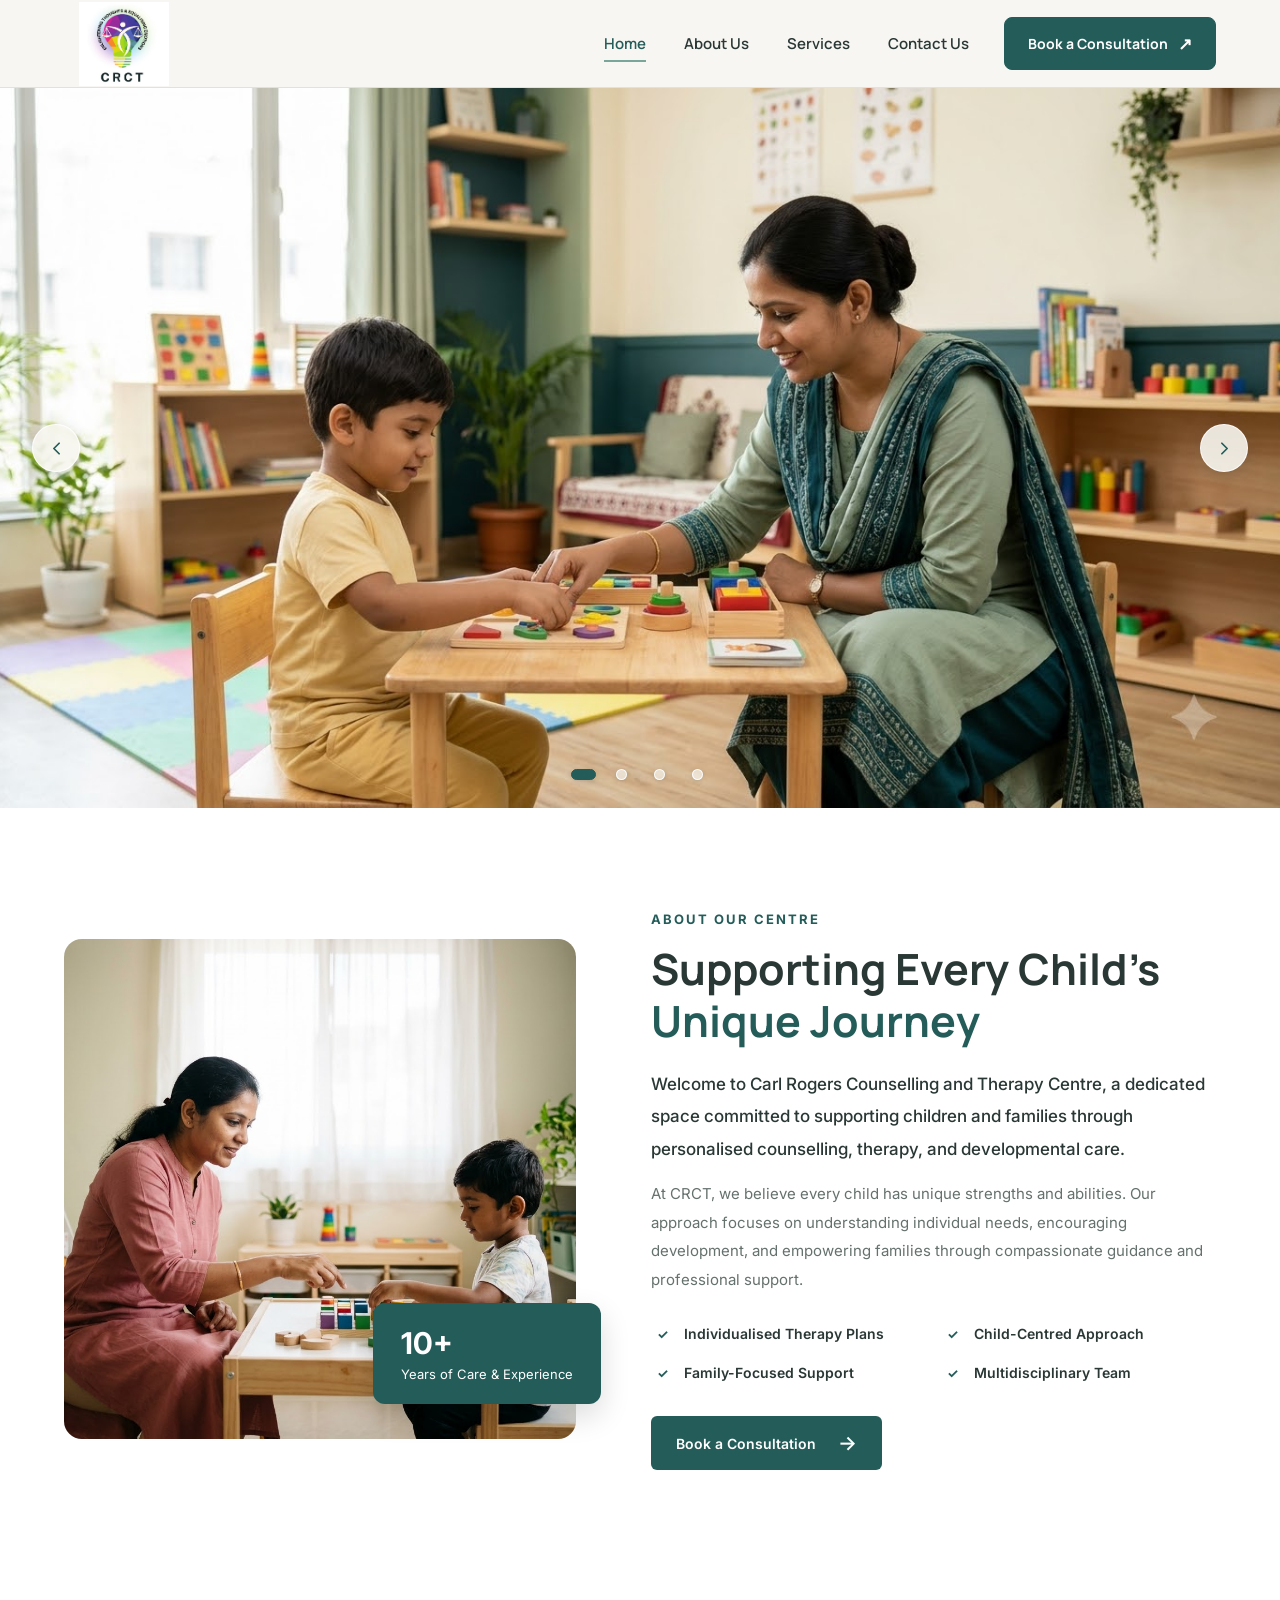
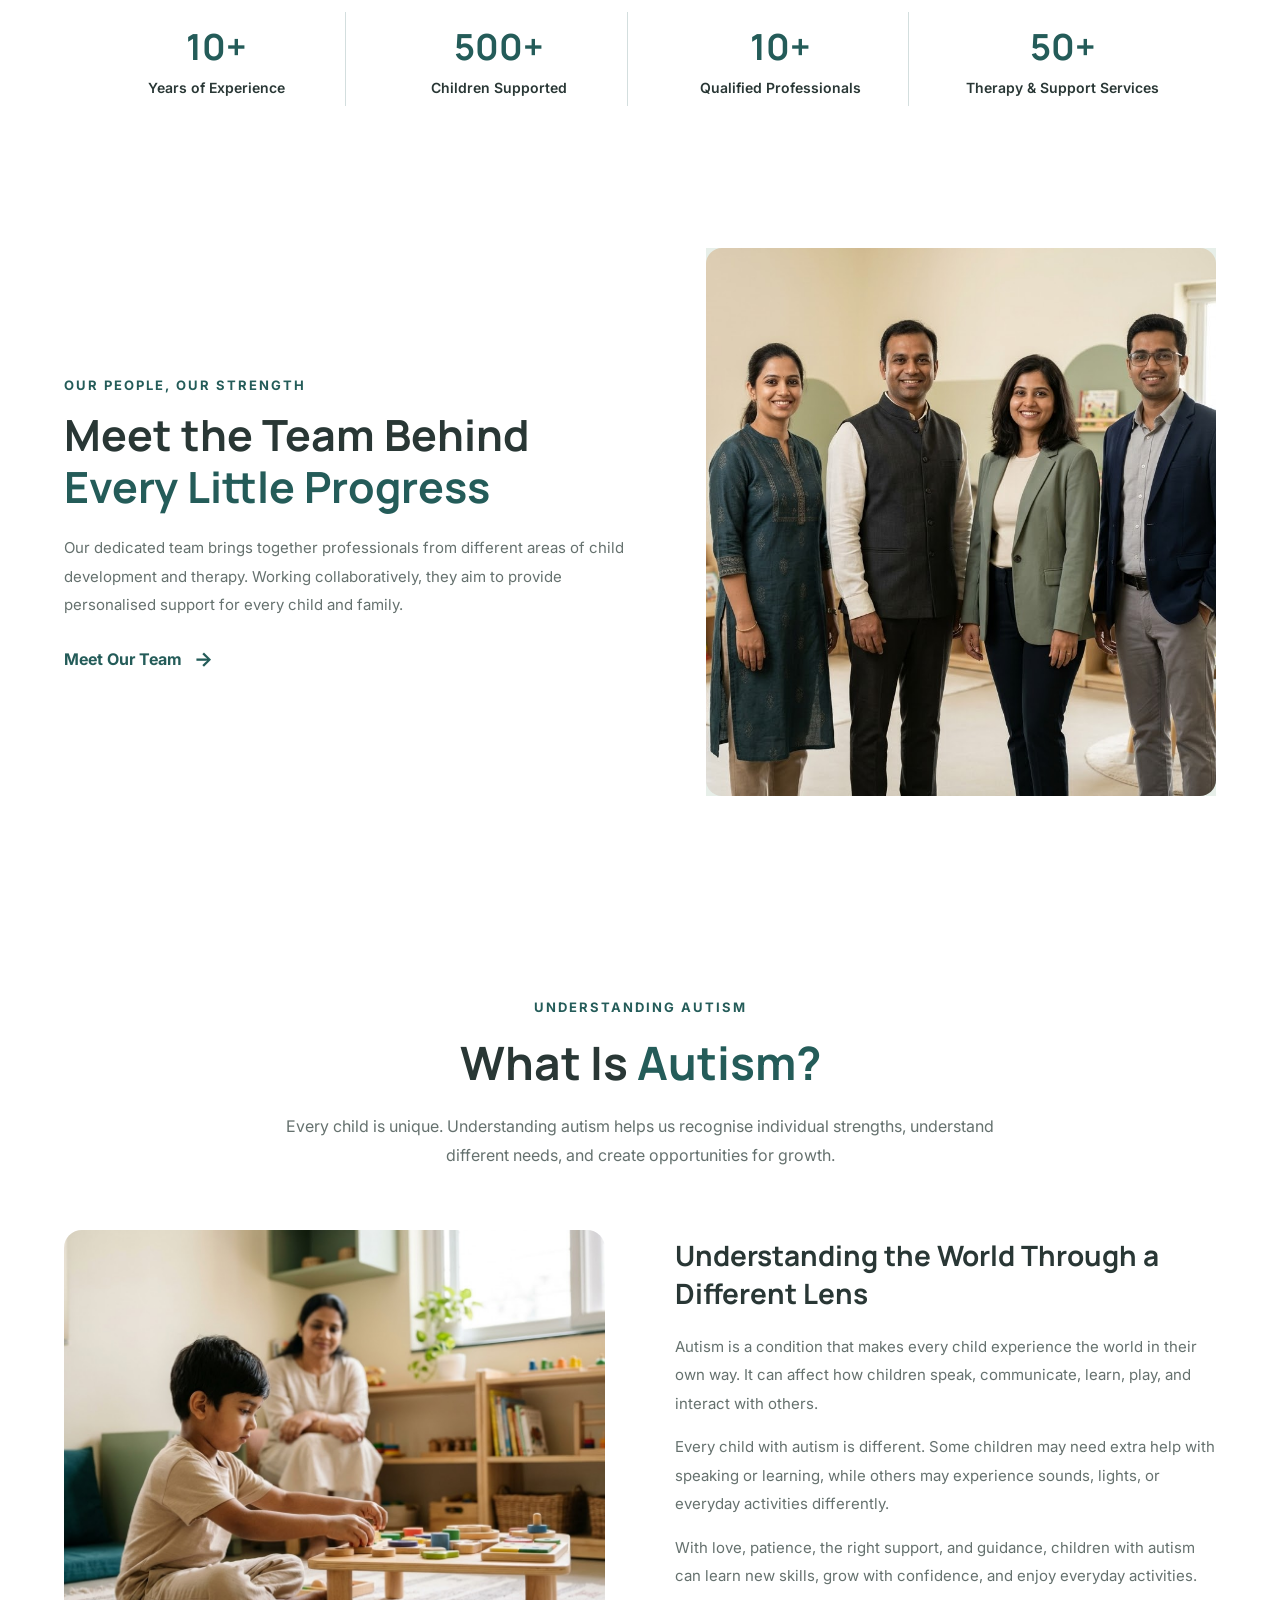
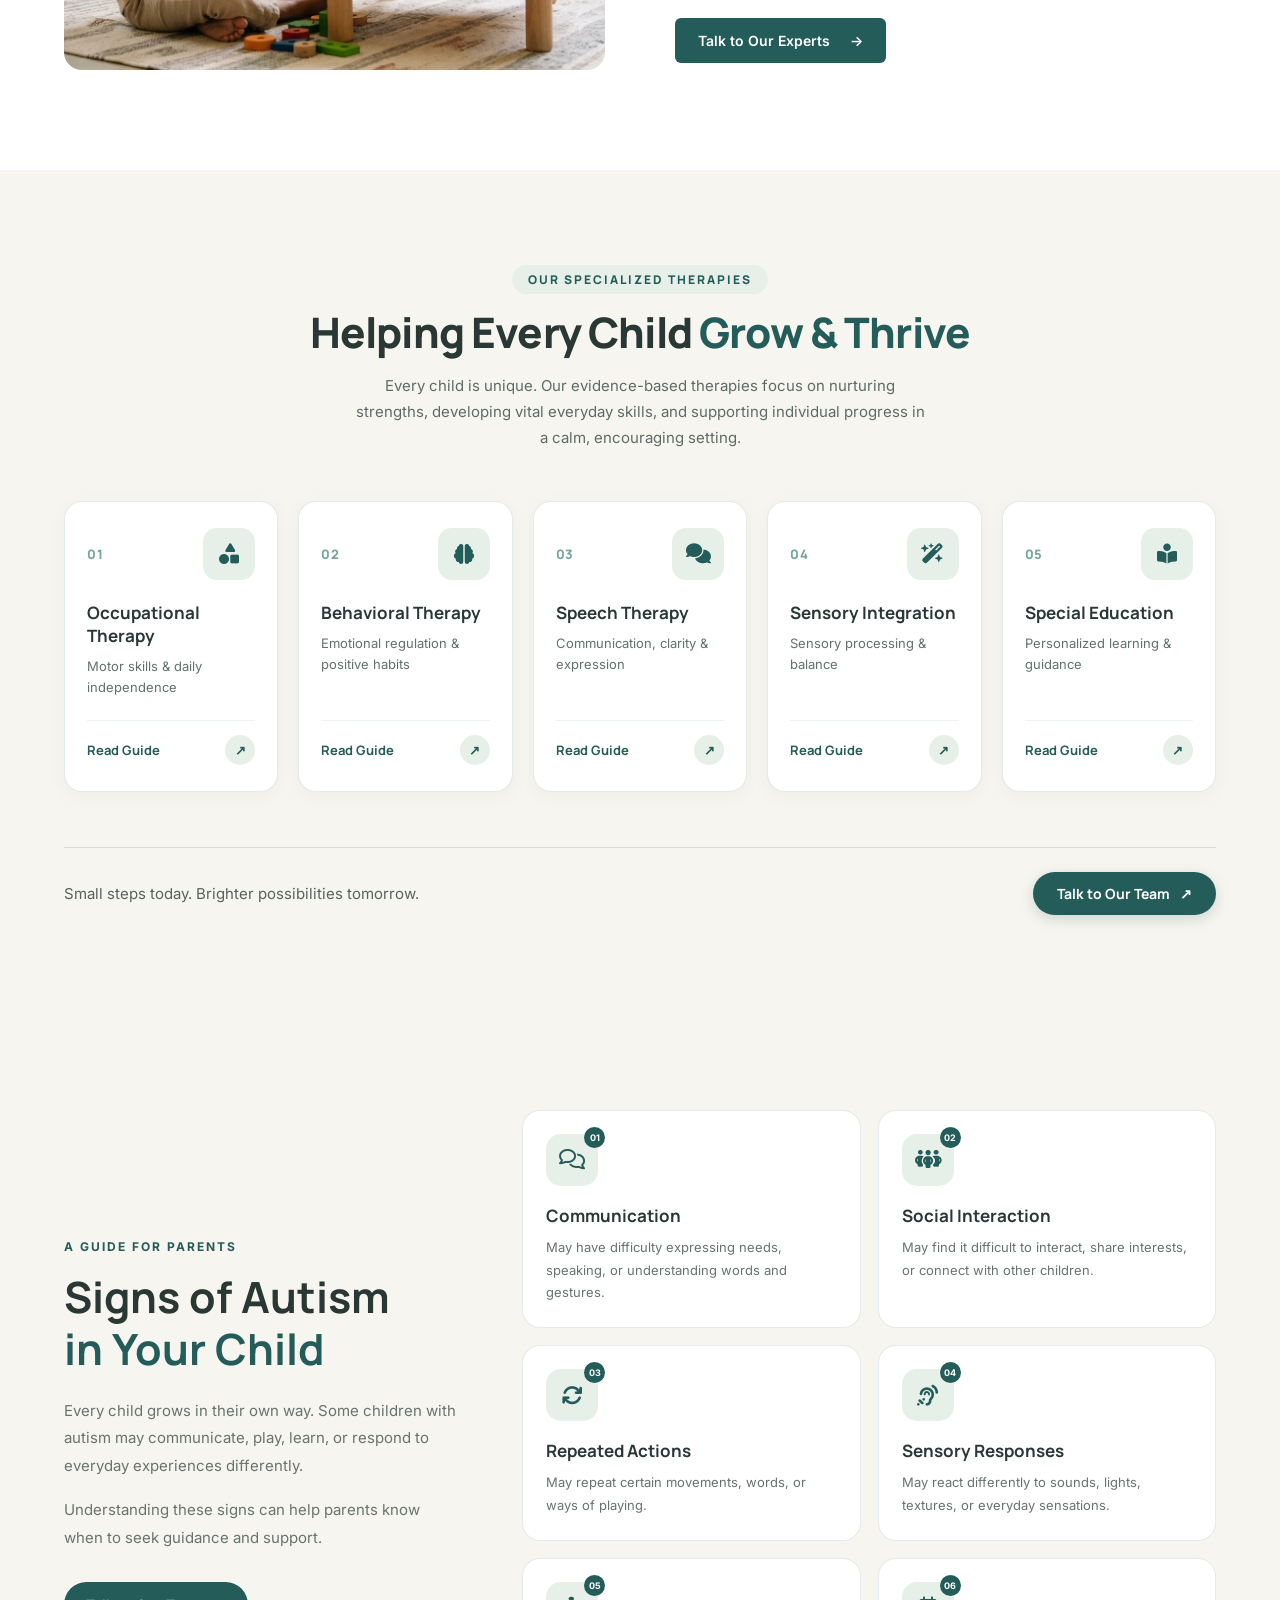
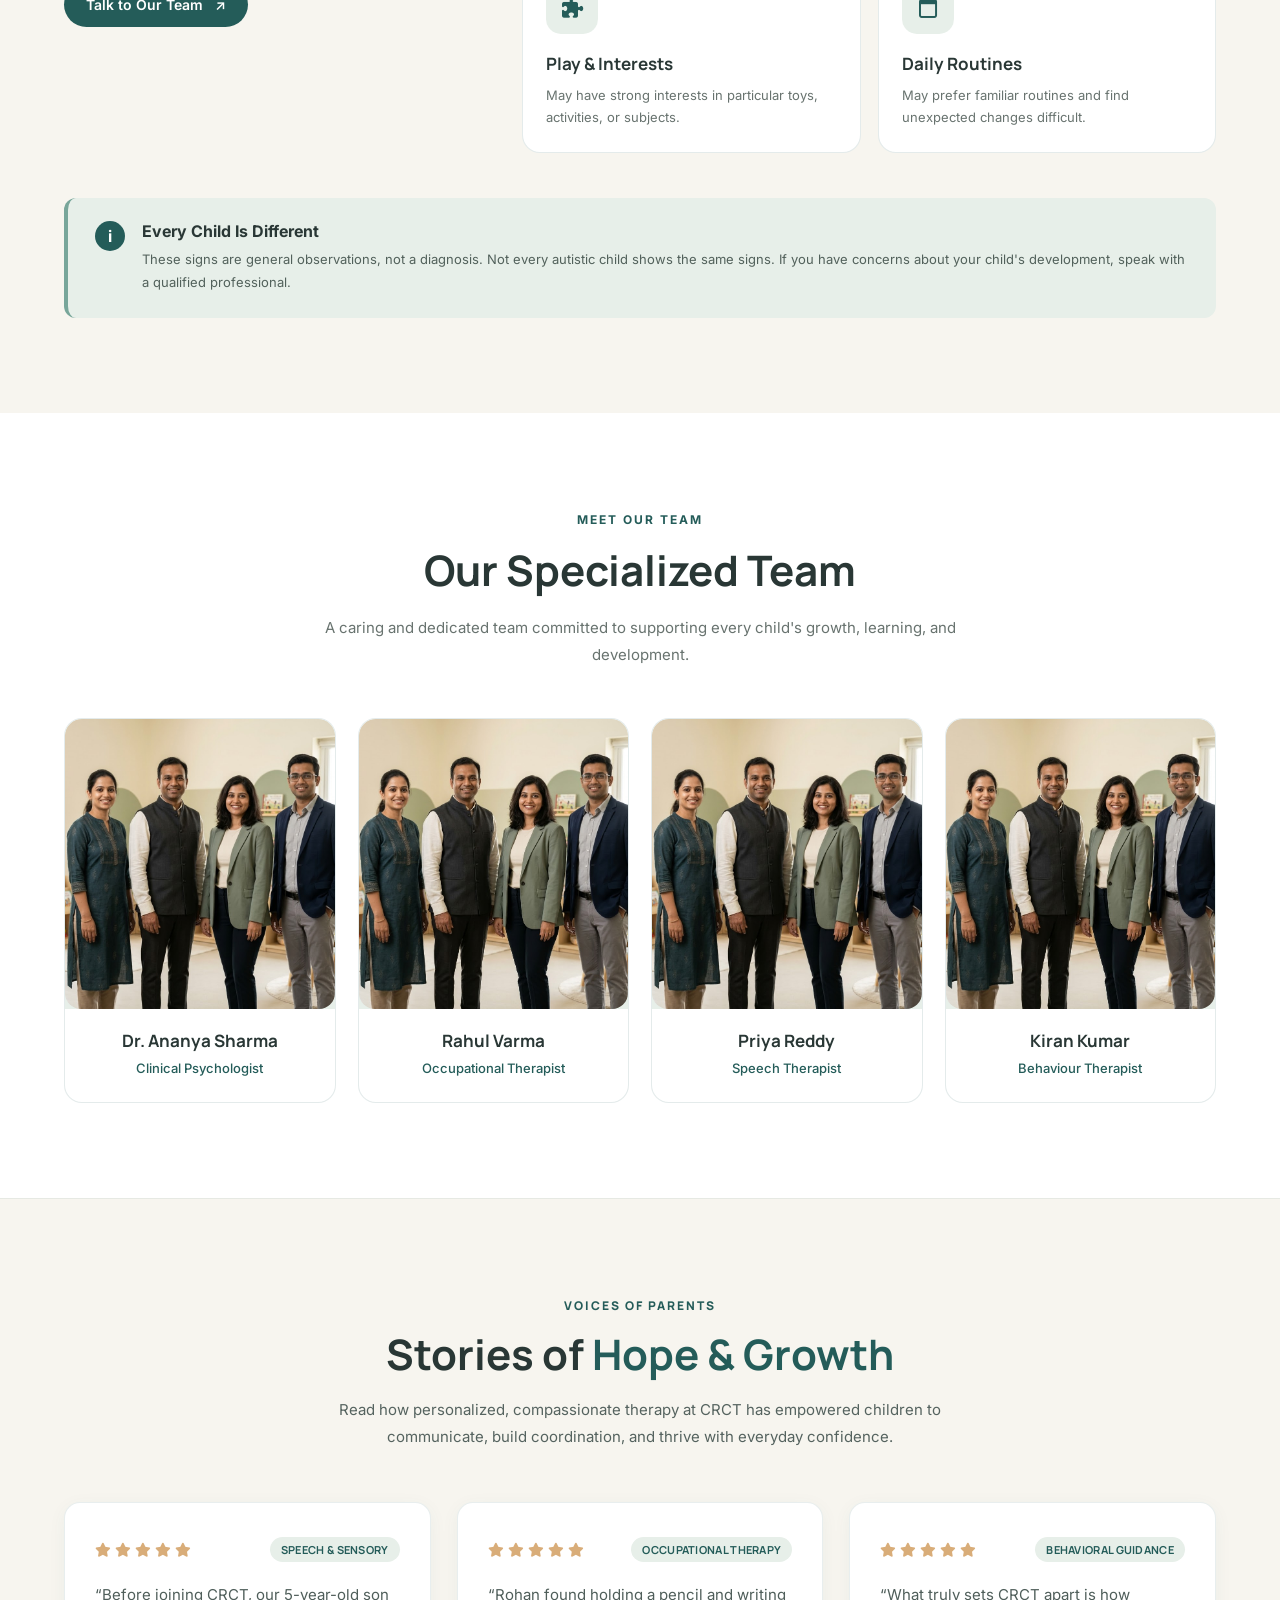
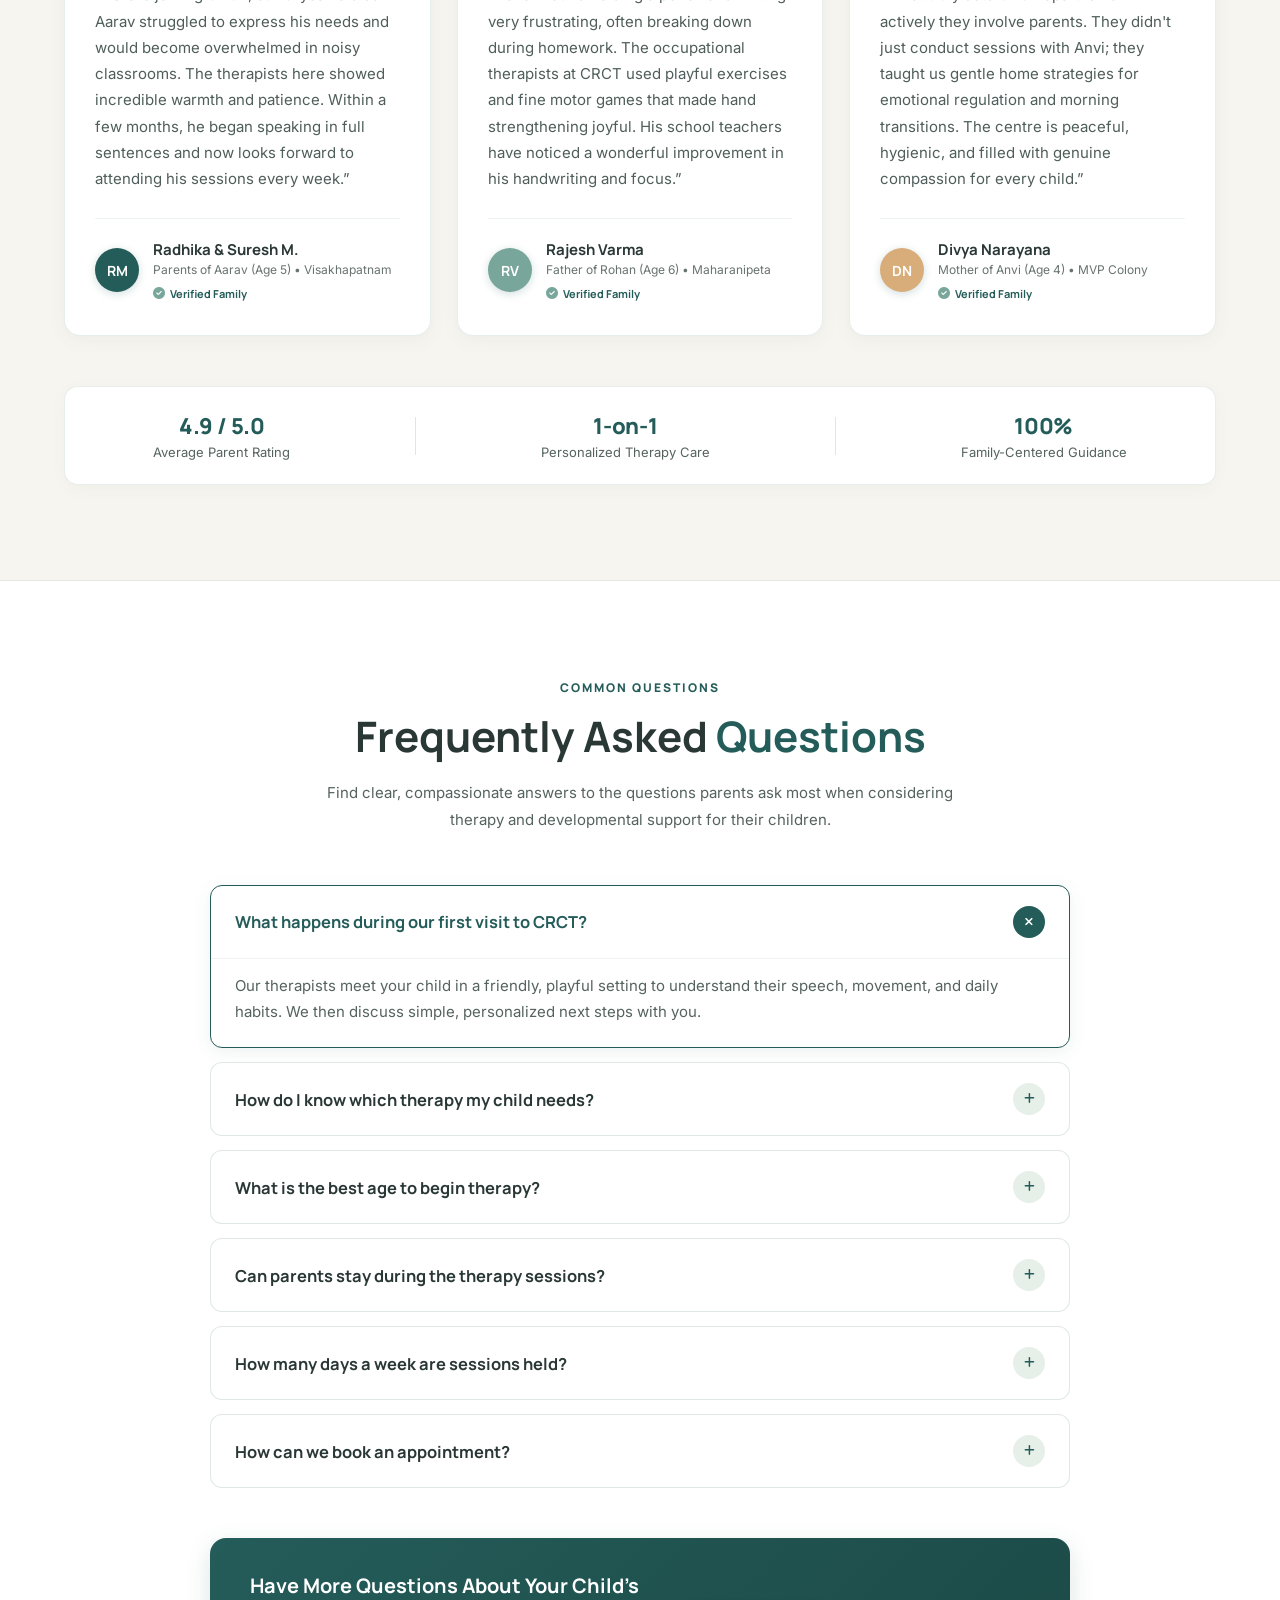
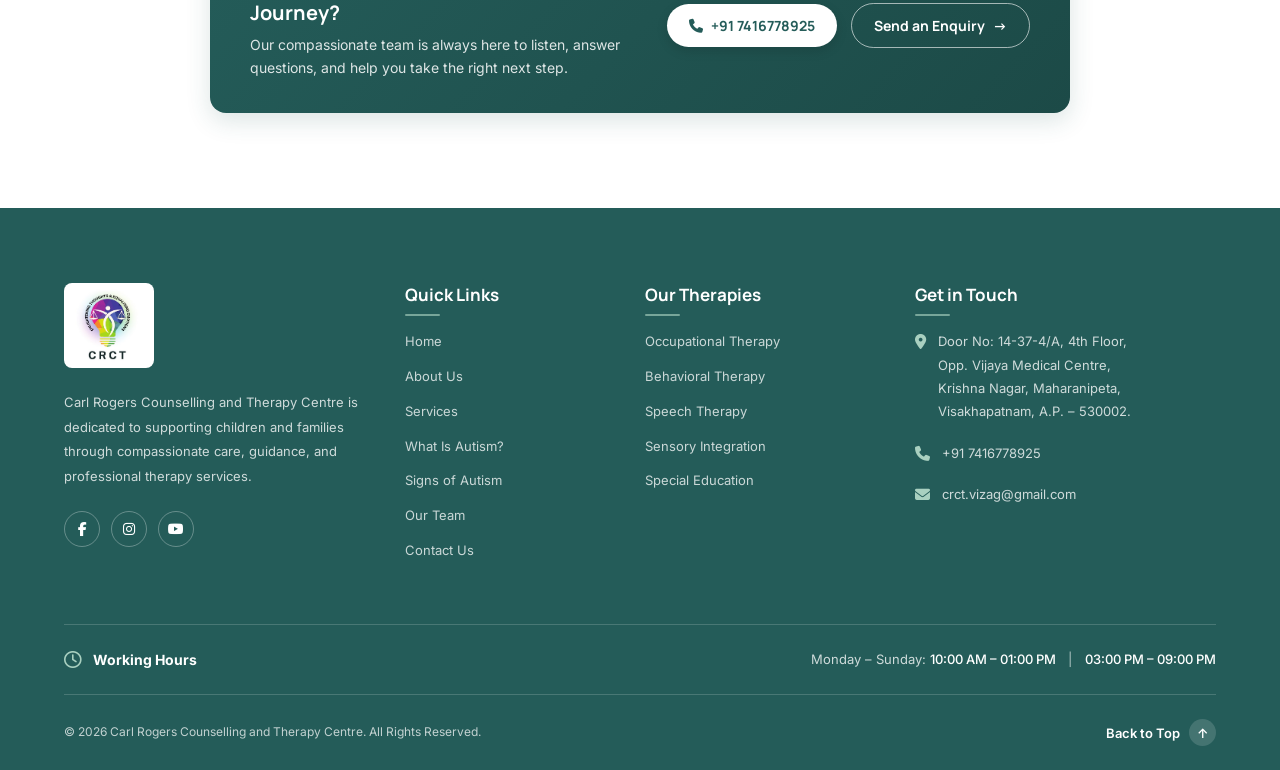
<file: index.html>
<!DOCTYPE html>
<html lang="en">

<head>
  <meta charset="UTF-8">
  <meta name="viewport" content="width=device-width, initial-scale=1.0">
  <title>CRCT | Carl Rogers Counselling and Therapy Centre</title>
  <link rel="icon" type="image/png" href="assets/logo/crct-logo.png">
  <!-- Google Fonts -->
  <link rel="preconnect" href="https://fonts.googleapis.com">
  <link rel="preconnect" href="https://fonts.gstatic.com" crossorigin>
  <link
    href="https://fonts.googleapis.com/css2?family=Inter:wght@400;500;600;700&family=Manrope:wght@400;500;600;700;800&display=swap"
    rel="stylesheet">
  <link rel="stylesheet" href="https://cdnjs.cloudflare.com/ajax/libs/font-awesome/6.5.2/css/all.min.css">
  <!-- Main CSS -->
  <link rel="stylesheet" href="css/style.css">
  <link rel="stylesheet" href="css/responsive.css">
</head>

<body>
  <!-- ================= CRCT NAVBAR ================= -->

  <header class="crct-header" id="crctHeader">
    <nav class="crct-navbar container" aria-label="Main navigation">

      <!-- Logo -->
      <a href="index.html" class="crct-logo" aria-label="CRCT Home">
        <img src="assets/logo/crct-logo.png" alt="Carl Rogers Counselling and Therapy Centre">
      </a>

      <!-- Desktop Navigation -->
      <ul class="nav-menu" id="navMenu">
        <li>
          <a href="index.html" class="nav-link active" aria-current="page">Home</a>
        </li>
        <li>
          <a href="about.html" class="nav-link">About Us</a>
        </li>
        <li>
          <a href="services.html" class="nav-link">Services</a>
        </li>
        <li>
          <a href="contact.html" class="nav-link">Contact Us</a>
        </li>

        <!-- Mobile CTA -->
        <li class="mobile-cta">
          <a href="contact.html" class="nav-cta">
            Book a Consultation
            <span aria-hidden="true">↗</span>
          </a>
        </li>
      </ul>

      <!-- Desktop CTA -->
      <a href="contact.html" class="nav-cta desktop-cta">
        Book a Consultation
        <span aria-hidden="true">↗</span>
      </a>

      <!-- Mobile Menu Button -->
      <button class="menu-toggle" id="menuToggle" type="button" aria-label="Open navigation menu" aria-expanded="false"
        aria-controls="navMenu">
        <span></span>
        <span></span>
        <span></span>
      </button>

    </nav>
  </header>

  <main>
    <!-- ================= CRCT HERO CAROUSEL ================= -->

    <!-- CRCT IMAGE-ONLY HERO CAROUSEL -->

    <section class="crct-hero" id="home">

      <div class="hero-carousel" id="heroCarousel" role="region" aria-label="CRCT image carousel"
        aria-roledescription="carousel" tabindex="0">

        <div class="hero-slide active" id="hero-slide-1" role="group" aria-roledescription="slide" aria-label="1 of 4">
          <img src="assets/images/hero-01.jpg" alt="CRCT therapy centre" loading="eager" fetchpriority="high"
            decoding="async">
        </div>

        <div class="hero-slide" id="hero-slide-2" role="group" aria-roledescription="slide" aria-label="2 of 4">
          <img src="assets/images/hero-02.jpg" alt="Child development support" loading="lazy" decoding="async">
        </div>

        <div class="hero-slide" id="hero-slide-3" role="group" aria-roledescription="slide" aria-label="3 of 4">
          <img src="assets/images/hero-03.jpg" alt="Therapy services" loading="lazy" decoding="async">
        </div>

        <div class="hero-slide" id="hero-slide-4" role="group" aria-roledescription="slide" aria-label="4 of 4">
          <img src="assets/images/hero-04.jpg" alt="Family support" loading="lazy" decoding="async">
        </div>

        <!-- Navigation arrows -->

        <button class="hero-arrow prev-arrow" type="button" aria-label="Previous image" aria-controls="heroCarousel">
          <svg viewBox="0 0 24 24" aria-hidden="true" focusable="false">
            <path d="M15 18l-6-6 6-6"></path>
          </svg>
        </button>

        <button class="hero-arrow next-arrow" type="button" aria-label="Next image" aria-controls="heroCarousel">
          <svg viewBox="0 0 24 24" aria-hidden="true" focusable="false">
            <path d="M9 18l6-6-6-6"></path>
          </svg>
        </button>

        <!-- Pagination -->

        <div class="hero-pagination" role="group" aria-label="Choose a carousel image">
          <button class="hero-dot active" type="button" aria-label="Show image 1" aria-controls="hero-slide-1"
            aria-current="true"></button>
          <button class="hero-dot" type="button" aria-label="Show image 2" aria-controls="hero-slide-2"></button>
          <button class="hero-dot" type="button" aria-label="Show image 3" aria-controls="hero-slide-3"></button>
          <button class="hero-dot" type="button" aria-label="Show image 4" aria-controls="hero-slide-4"></button>
        </div>

      </div>

    </section>
    <!-- about us section -->

    <!-- ABOUT US SECTION -->
    <section class="about-section" id="about">
      <div class="container">

        <div class="about-wrapper">

          <!-- Left: Image -->
          <div class="about-image">
            <img src="assets/images/about-crct.jpg" alt="Child receiving professional therapy at CRCT" loading="lazy">

            <div class="about-image-badge">
              <span class="badge-number">10+</span>
              <span class="badge-text">Years of Care & Experience</span>
            </div>
          </div>

          <!-- Right: Content -->
          <div class="about-content">

            <span class="section-tag">ABOUT OUR CENTRE</span>

            <h2>
              Supporting Every Child's
              <span>Unique Journey</span>
            </h2>

            <p class="about-intro">
              Welcome to Carl Rogers Counselling and Therapy Centre,
              a dedicated space committed to supporting children and
              families through personalised counselling, therapy,
              and developmental care.
            </p>

            <p>
              At CRCT, we believe every child has unique strengths
              and abilities. Our approach focuses on understanding
              individual needs, encouraging development, and
              empowering families through compassionate guidance
              and professional support.
            </p>

            <div class="about-highlights">
              <div class="highlight-item">
                <span class="highlight-icon">✓</span>
                Individualised Therapy Plans
              </div>

              <div class="highlight-item">
                <span class="highlight-icon">✓</span>
                Child-Centred Approach
              </div>

              <div class="highlight-item">
                <span class="highlight-icon">✓</span>
                Family-Focused Support
              </div>

              <div class="highlight-item">
                <span class="highlight-icon">✓</span>
                Multidisciplinary Team
              </div>
            </div>

            <a href="#contact" class="about-cta">
              Book a Consultation
              <span>→</span>
            </a>

          </div>
        </div>

        <!-- Statistics -->
        <div class="about-stats">

          <div class="stat-item">
            <h3>10+</h3>
            <p>Years of Experience</p>
          </div>

          <div class="stat-item">
            <h3>500+</h3>
            <p>Children Supported</p>
          </div>

          <div class="stat-item">
            <h3>10+</h3>
            <p>Qualified Professionals</p>
          </div>

          <div class="stat-item">
            <h3>50+</h3>
            <p>Therapy & Support Services</p>
          </div>

        </div>

        <!-- Team Introduction -->
        <div class="about-team">

          <div class="team-content">
            <span class="section-tag">OUR PEOPLE, OUR STRENGTH</span>

            <h2>Meet the Team Behind <span>Every Little Progress</span></h2>

            <p>
              Our dedicated team brings together professionals
              from different areas of child development and therapy.
              Working collaboratively, they aim to provide
              personalised support for every child and family.
            </p>

            <a href="#team" class="team-link">
              Meet Our Team <span>→</span>
            </a>
          </div>

          <div class="team-image">
            <img src="assets/images/crct-team.jpg" alt="CRCT professional therapy team" loading="lazy">
          </div>

        </div>

      </div>
    </section>

    <!-- =====================================
         CUSTOMER TESTIMONIALS SECTION
    ===================================== -->
    

    <!-- =====================================
         FREQUENTLY ASKED QUESTIONS (FAQ) SECTION
    ===================================== -->
    



    <!-- =====================================
         FREQUENTLY ASKED QUESTIONS (FAQ) SECTION
    ===================================== -->
    


    <!-- WHAT IS AUTISM SECTION -->
    <section class="autism-section" id="autism">
      <div class="container">

        <!-- Section Heading -->
        <div class="autism-heading">
          <span class="section-tag">UNDERSTANDING AUTISM</span>

          <h2>
            What Is <span>Autism?</span>
          </h2>

          <p>
            Every child is unique. Understanding autism helps us
            recognise individual strengths, understand different
            needs, and create opportunities for growth.
          </p>
        </div>

        <!-- Main Content -->
        <div class="autism-main">

          <div class="autism-image">
            <img src="assets/images/what-is-autism.jpg" alt="Inclusive child development and autism awareness"
              loading="lazy">
          </div>

          <div class="autism-description">

            <h3>Understanding the World Through a Different Lens</h3>

            <p>
              Autism is a condition that makes every child experience the world in their own way. It can affect how
              children speak, communicate, learn, play, and interact with others.
            </p>

            <p>
              Every child with autism is different. Some children may need extra help with speaking or learning, while
              others may experience sounds, lights, or everyday activities differently.
            </p>

            <p>
              With love, patience, the right support, and guidance, children with autism can learn new skills, grow with
              confidence, and enjoy everyday activities. </p>

            <a href="#contact" class="autism-cta">
              Talk to Our Experts <span>→</span>
            </a>

          </div>

        </div>

      </div>
    </section>

    <!-- =====================================
         CUSTOMER TESTIMONIALS SECTION
    ===================================== -->
    

    <!-- =====================================
         FREQUENTLY ASKED QUESTIONS (FAQ) SECTION
    ===================================== -->
    



    <!-- =====================================
         FREQUENTLY ASKED QUESTIONS (FAQ) SECTION
    ===================================== -->
    


    <!-- OUR THERAPIES SECTION -->
    <section class="therapies-section" id="therapies">
      <div class="container">

        <div class="therapies-heading">
          <span class="section-eyebrow">OUR SPECIALIZED THERAPIES</span>
          <h2>Helping Every Child <span>Grow &amp; Thrive</span></h2>
          <p>
            Every child is unique. Our evidence-based therapies focus on nurturing strengths,
            developing vital everyday skills, and supporting individual progress in a calm, encouraging setting.
          </p>
        </div>

        <div class="therapy-showcase-grid">

          <!-- 01. Occupational Therapy -->
          <a href="occupational-therapy.html" class="therapy-tile"
            aria-label="Occupational Therapy Information and Guide">
            <div class="therapy-tile-header">
              <span class="therapy-tile-num">01</span>
              <div class="therapy-tile-icon" aria-hidden="true">
                <i class="fa-solid fa-shapes"></i>
              </div>
            </div>
            <h3 class="therapy-tile-title">Occupational Therapy</h3>
            <p class="therapy-tile-tagline">Motor skills &amp; daily independence</p>
            <div class="therapy-tile-action">
              <span>Read Guide</span>
              <span class="therapy-tile-arrow" aria-hidden="true">↗</span>
            </div>
          </a>

          <!-- 02. Behavioral Therapy -->
          <a href="behavioral-therapy.html" class="therapy-tile" aria-label="Behavioral Therapy Information and Guide">
            <div class="therapy-tile-header">
              <span class="therapy-tile-num">02</span>
              <div class="therapy-tile-icon" aria-hidden="true">
                <i class="fa-solid fa-brain"></i>
              </div>
            </div>
            <h3 class="therapy-tile-title">Behavioral Therapy</h3>
            <p class="therapy-tile-tagline">Emotional regulation &amp; positive habits</p>
            <div class="therapy-tile-action">
              <span>Read Guide</span>
              <span class="therapy-tile-arrow" aria-hidden="true">↗</span>
            </div>
          </a>

          <!-- 03. Speech Therapy -->
          <a href="speech-therapy.html" class="therapy-tile" aria-label="Speech Therapy Information and Guide">
            <div class="therapy-tile-header">
              <span class="therapy-tile-num">03</span>
              <div class="therapy-tile-icon" aria-hidden="true">
                <i class="fa-solid fa-comments"></i>
              </div>
            </div>
            <h3 class="therapy-tile-title">Speech Therapy</h3>
            <p class="therapy-tile-tagline">Communication, clarity &amp; expression</p>
            <div class="therapy-tile-action">
              <span>Read Guide</span>
              <span class="therapy-tile-arrow" aria-hidden="true">↗</span>
            </div>
          </a>

          <!-- 04. Sensory Integration -->
          <a href="sensory-integration-therapy.html" class="therapy-tile"
            aria-label="Sensory Integration Therapy Information and Guide">
            <div class="therapy-tile-header">
              <span class="therapy-tile-num">04</span>
              <div class="therapy-tile-icon" aria-hidden="true">
                <i class="fa-solid fa-wand-magic-sparkles"></i>
              </div>
            </div>
            <h3 class="therapy-tile-title">Sensory Integration</h3>
            <p class="therapy-tile-tagline">Sensory processing &amp; balance</p>
            <div class="therapy-tile-action">
              <span>Read Guide</span>
              <span class="therapy-tile-arrow" aria-hidden="true">↗</span>
            </div>
          </a>

          <!-- 05. Special Education -->
          <a href="special-education.html" class="therapy-tile" aria-label="Special Education Information and Guide">
            <div class="therapy-tile-header">
              <span class="therapy-tile-num">05</span>
              <div class="therapy-tile-icon" aria-hidden="true">
                <i class="fa-solid fa-book-open-reader"></i>
              </div>
            </div>
            <h3 class="therapy-tile-title">Special Education</h3>
            <p class="therapy-tile-tagline">Personalized learning &amp; guidance</p>
            <div class="therapy-tile-action">
              <span>Read Guide</span>
              <span class="therapy-tile-arrow" aria-hidden="true">↗</span>
            </div>
          </a>

        </div>

        <!-- Therapy Bottom Message -->
        <div class="therapy-footer">
          <p>Small steps today. Brighter possibilities tomorrow.</p>
          <a href="contact.html">Talk to Our Team <span>↗</span></a>
        </div>

      </div>
    </section>

    <!-- =====================================
         CUSTOMER TESTIMONIALS SECTION
    ===================================== -->
    

    <!-- =====================================
         FREQUENTLY ASKED QUESTIONS (FAQ) SECTION
    ===================================== -->
    



    <!-- =====================================
         FREQUENTLY ASKED QUESTIONS (FAQ) SECTION
    ===================================== -->
    

    <!-- SIGNS OF AUTISM SECTION -->
    <section class="autism-signs-section" id="autism-signs">
      <div class="container">

        <div class="signs-layout">

          <!-- Left Content -->
          <div class="signs-intro">
            <span class="section-eyebrow">A GUIDE FOR PARENTS</span>

            <h2>
              Signs of Autism<br>
              <span>in Your Child</span>
            </h2>

            <p>
              Every child grows in their own way. Some children with autism
              may communicate, play, learn, or respond to everyday
              experiences differently.
            </p>

            <p>
              Understanding these signs can help parents know when
              to seek guidance and support.
            </p>

            <a href="#contact" class="signs-cta">
              Talk to Our Team <span>↗</span>
            </a>
          </div>

          <!-- Right Signs Grid -->
          <div class="signs-grid">

            <article class="sign-card">
              <div class="sign-icon">
                <span>01</span>
                <i class="fa-regular fa-comments"></i>
              </div>
              <h3>Communication</h3>
              <p>
                May have difficulty expressing needs, speaking,
                or understanding words and gestures.
              </p>
            </article>

            <article class="sign-card">
              <div class="sign-icon">
                <span>02</span>
                <i class="fa-solid fa-people-group"></i>
              </div>
              <h3>Social Interaction</h3>
              <p>
                May find it difficult to interact, share interests,
                or connect with other children.
              </p>
            </article>

            <article class="sign-card">
              <div class="sign-icon">
                <span>03</span>
                <i class="fa-solid fa-arrows-rotate"></i>
              </div>
              <h3>Repeated Actions</h3>
              <p>
                May repeat certain movements, words,
                or ways of playing.
              </p>
            </article>

            <article class="sign-card">
              <div class="sign-icon">
                <span>04</span>
                <i class="fa-solid fa-ear-listen"></i>
              </div>
              <h3>Sensory Responses</h3>
              <p>
                May react differently to sounds, lights,
                textures, or everyday sensations.
              </p>
            </article>

            <article class="sign-card">
              <div class="sign-icon">
                <span>05</span>
                <i class="fa-solid fa-puzzle-piece"></i>
              </div>
              <h3>Play & Interests</h3>
              <p>
                May have strong interests in particular
                toys, activities, or subjects.
              </p>
            </article>

            <article class="sign-card">
              <div class="sign-icon">
                <span>06</span>
                <i class="fa-regular fa-calendar"></i>
              </div>
              <h3>Daily Routines</h3>
              <p>
                May prefer familiar routines and find
                unexpected changes difficult.
              </p>
            </article>

          </div>

        </div>

        <!-- Parent Note -->
        <div class="signs-note">
          <div class="signs-note-icon">i</div>
          <div>
            <h3>Every Child Is Different</h3>
            <p>
              These signs are general observations, not a diagnosis.
              Not every autistic child shows the same signs.
              If you have concerns about your child's development,
              speak with a qualified professional.
            </p>
          </div>
        </div>

      </div>
    </section>

    <!-- =====================================
         CUSTOMER TESTIMONIALS SECTION
    ===================================== -->
    

    <!-- =====================================
         FREQUENTLY ASKED QUESTIONS (FAQ) SECTION
    ===================================== -->
    



    <!-- =====================================
         FREQUENTLY ASKED QUESTIONS (FAQ) SECTION
    ===================================== -->
    

    <!-- OUR SPECIALIZED TEAM -->
    <section class="specialized-team-section" id="team">
      <div class="container">

        <div class="team-heading">
          <span class="section-eyebrow">MEET OUR TEAM</span>
          <h2>Our Specialized Team</h2>
          <p>
            A caring and dedicated team committed to supporting
            every child's growth, learning, and development.
          </p>
        </div>

        <div class="team-grid">

          <!-- Team Member 1 -->
          <article class="team-card">
            <div class="team-image">
              <img src="assets/images/team-member-01.jpg" alt="Dr. Ananya Sharma" loading="lazy">
            </div>
            <div class="team-info">
              <h3>Dr. Ananya Sharma</h3>
              <p>Clinical Psychologist</p>
            </div>
          </article>

          <!-- Team Member 2 -->
          <article class="team-card">
            <div class="team-image">
              <img src="assets/images/team-member-02.jpg" alt="Rahul Varma" loading="lazy">
            </div>
            <div class="team-info">
              <h3>Rahul Varma</h3>
              <p>Occupational Therapist</p>
            </div>
          </article>

          <!-- Team Member 3 -->
          <article class="team-card">
            <div class="team-image">
              <img src="assets/images/team-member-03.jpg" alt="Priya Reddy" loading="lazy">
            </div>
            <div class="team-info">
              <h3>Priya Reddy</h3>
              <p>Speech Therapist</p>
            </div>
          </article>

          <!-- Team Member 4 -->
          <article class="team-card">
            <div class="team-image">
              <img src="assets/images/team-member-04.jpg" alt="Kiran Kumar" loading="lazy">
            </div>
            <div class="team-info">
              <h3>Kiran Kumar</h3>
              <p>Behaviour Therapist</p>
            </div>
          </article>

        </div>

      </div>
    </section>

    <!-- =====================================
         CUSTOMER TESTIMONIALS SECTION
    ===================================== -->
    <section class="testimonials-section" id="testimonials" aria-labelledby="testimonials-heading">
      <div class="container">

        <div class="testimonials-header">
          <span class="section-eyebrow">VOICES OF PARENTS</span>
          <h2 id="testimonials-heading">Stories of <span>Hope &amp; Growth</span></h2>
          <p>
            Read how personalized, compassionate therapy at CRCT has empowered children
            to communicate, build coordination, and thrive with everyday confidence.
          </p>
        </div>

        <div class="testimonials-grid">

          <!-- Testimonial 1 -->
          <article class="testimonial-card">
            <div class="testimonial-card-top">
              <div class="testimonial-stars" aria-label="5 out of 5 stars">
                <i class="fa-solid fa-star" aria-hidden="true"></i>
                <i class="fa-solid fa-star" aria-hidden="true"></i>
                <i class="fa-solid fa-star" aria-hidden="true"></i>
                <i class="fa-solid fa-star" aria-hidden="true"></i>
                <i class="fa-solid fa-star" aria-hidden="true"></i>
              </div>
              <span class="testimonial-tag">Speech &amp; Sensory</span>
            </div>

            <p class="testimonial-quote">
              &ldquo;Before joining CRCT, our 5-year-old son Aarav struggled to express his needs and would become overwhelmed in noisy classrooms. The therapists here showed incredible warmth and patience. Within a few months, he began speaking in full sentences and now looks forward to attending his sessions every week.&rdquo;
            </p>

            <div class="testimonial-author">
              <div class="author-avatar" aria-hidden="true">
                <span>RM</span>
              </div>
              <div class="author-meta">
                <h3 class="author-name">Radhika &amp; Suresh M.</h3>
                <p class="author-relation">Parents of Aarav (Age 5) &bull; Visakhapatnam</p>
                <span class="verified-family"><i class="fa-solid fa-circle-check"></i> Verified Family</span>
              </div>
            </div>
          </article>

          <!-- Testimonial 2 -->
          <article class="testimonial-card">
            <div class="testimonial-card-top">
              <div class="testimonial-stars" aria-label="5 out of 5 stars">
                <i class="fa-solid fa-star" aria-hidden="true"></i>
                <i class="fa-solid fa-star" aria-hidden="true"></i>
                <i class="fa-solid fa-star" aria-hidden="true"></i>
                <i class="fa-solid fa-star" aria-hidden="true"></i>
                <i class="fa-solid fa-star" aria-hidden="true"></i>
              </div>
              <span class="testimonial-tag">Occupational Therapy</span>
            </div>

            <p class="testimonial-quote">
              &ldquo;Rohan found holding a pencil and writing very frustrating, often breaking down during homework. The occupational therapists at CRCT used playful exercises and fine motor games that made hand strengthening joyful. His school teachers have noticed a wonderful improvement in his handwriting and focus.&rdquo;
            </p>

            <div class="testimonial-author">
              <div class="author-avatar author-avatar-2" aria-hidden="true">
                <span>RV</span>
              </div>
              <div class="author-meta">
                <h3 class="author-name">Rajesh Varma</h3>
                <p class="author-relation">Father of Rohan (Age 6) &bull; Maharanipeta</p>
                <span class="verified-family"><i class="fa-solid fa-circle-check"></i> Verified Family</span>
              </div>
            </div>
          </article>

          <!-- Testimonial 3 -->
          <article class="testimonial-card">
            <div class="testimonial-card-top">
              <div class="testimonial-stars" aria-label="5 out of 5 stars">
                <i class="fa-solid fa-star" aria-hidden="true"></i>
                <i class="fa-solid fa-star" aria-hidden="true"></i>
                <i class="fa-solid fa-star" aria-hidden="true"></i>
                <i class="fa-solid fa-star" aria-hidden="true"></i>
                <i class="fa-solid fa-star" aria-hidden="true"></i>
              </div>
              <span class="testimonial-tag">Behavioral Guidance</span>
            </div>

            <p class="testimonial-quote">
              &ldquo;What truly sets CRCT apart is how actively they involve parents. They didn't just conduct sessions with Anvi; they taught us gentle home strategies for emotional regulation and morning transitions. The centre is peaceful, hygienic, and filled with genuine compassion for every child.&rdquo;
            </p>

            <div class="testimonial-author">
              <div class="author-avatar author-avatar-3" aria-hidden="true">
                <span>DN</span>
              </div>
              <div class="author-meta">
                <h3 class="author-name">Divya Narayana</h3>
                <p class="author-relation">Mother of Anvi (Age 4) &bull; MVP Colony</p>
                <span class="verified-family"><i class="fa-solid fa-circle-check"></i> Verified Family</span>
              </div>
            </div>
          </article>

        </div>

        <!-- Trust summary strip -->
        <div class="testimonials-trust-strip">
          <div class="trust-stat">
            <span class="stat-number">4.9 / 5.0</span>
            <span class="stat-label">Average Parent Rating</span>
          </div>
          <div class="trust-divider" aria-hidden="true"></div>
          <div class="trust-stat">
            <span class="stat-number">1-on-1</span>
            <span class="stat-label">Personalized Therapy Care</span>
          </div>
          <div class="trust-divider" aria-hidden="true"></div>
          <div class="trust-stat">
            <span class="stat-number">100%</span>
            <span class="stat-label">Family-Centered Guidance</span>
          </div>
        </div>

      </div>
    </section>

    <!-- =====================================
         FREQUENTLY ASKED QUESTIONS (FAQ) SECTION
    ===================================== -->
    <section class="faq-section" id="faq" aria-labelledby="faq-heading">
      <div class="container">

        <div class="faq-header">
          <span class="section-eyebrow">COMMON QUESTIONS</span>
          <h2 id="faq-heading">Frequently Asked <span>Questions</span></h2>
          <p>
            Find clear, compassionate answers to the questions parents ask most when
            considering therapy and developmental support for their children.
          </p>
        </div>

        <div class="faq-accordion" id="faqAccordion">

          <!-- FAQ 1 -->
          <details class="faq-item" open>
            <summary class="faq-question">
              <span>What happens during our first visit to CRCT?</span>
              <span class="faq-icon" aria-hidden="true"><i class="fa-solid fa-plus"></i></span>
            </summary>
            <div class="faq-answer">
              <div class="faq-answer-inner">
                <p>
                  Our therapists meet your child in a friendly, playful setting to understand their speech, movement, and daily habits. We then discuss simple, personalized next steps with you.
                </p>
              </div>
            </div>
          </details>

          <!-- FAQ 2 -->
          <details class="faq-item">
            <summary class="faq-question">
              <span>How do I know which therapy my child needs?</span>
              <span class="faq-icon" aria-hidden="true"><i class="fa-solid fa-plus"></i></span>
            </summary>
            <div class="faq-answer">
              <div class="faq-answer-inner">
                <p>
                  You don't need to decide in advance. Our team evaluates your child's strengths and suggests the right support—whether speech, motor skills, or behavioral guidance.
                </p>
              </div>
            </div>
          </details>

          <!-- FAQ 3 -->
          <details class="faq-item">
            <summary class="faq-question">
              <span>What is the best age to begin therapy?</span>
              <span class="faq-icon" aria-hidden="true"><i class="fa-solid fa-plus"></i></span>
            </summary>
            <div class="faq-answer">
              <div class="faq-answer-inner">
                <p>
                  The earlier, the better. Early guidance between ages 2 and 7 helps children learn skills faster and gives parents quick peace of mind.
                </p>
              </div>
            </div>
          </details>

          <!-- FAQ 4 -->
          <details class="faq-item">
            <summary class="faq-question">
              <span>Can parents stay during the therapy sessions?</span>
              <span class="faq-icon" aria-hidden="true"><i class="fa-solid fa-plus"></i></span>
            </summary>
            <div class="faq-answer">
              <div class="faq-answer-inner">
                <p>
                  Yes, absolutely. Parents are always welcome. We also guide you with easy, fun activities to practice at home with your child.
                </p>
              </div>
            </div>
          </details>

          <!-- FAQ 5 -->
          <details class="faq-item">
            <summary class="faq-question">
              <span>How many days a week are sessions held?</span>
              <span class="faq-icon" aria-hidden="true"><i class="fa-solid fa-plus"></i></span>
            </summary>
            <div class="faq-answer">
              <div class="faq-answer-inner">
                <p>
                  Most children attend 2 to 3 sessions per week. We review your child's progress regularly and adjust the schedule to fit your family's routine.
                </p>
              </div>
            </div>
          </details>

          <!-- FAQ 6 -->
          <details class="faq-item">
            <summary class="faq-question">
              <span>How can we book an appointment?</span>
              <span class="faq-icon" aria-hidden="true"><i class="fa-solid fa-plus"></i></span>
            </summary>
            <div class="faq-answer">
              <div class="faq-answer-inner">
                <p>
                  Simply call us at <a href="tel:+917416778925">+91 7416778925</a> or message us through our <a href="contact.html">Contact page</a>. We are open every day from Monday to Sunday.
                </p>
              </div>
            </div>
          </details>

        </div>

        <script>
          (function() {
            var items = document.querySelectorAll('#faqAccordion details.faq-item');
            items.forEach(function(item) {
              item.addEventListener('toggle', function() {
                if (item.open) {
                  items.forEach(function(other) {
                    if (other !== item && other.open) {
                      other.open = false;
                    }
                  });
                }
              });
            });
          })();
        </script>

        <!-- FAQ Assistance Box -->
        <div class="faq-support-box">
          <div class="faq-support-content">
            <h3>Have More Questions About Your Child's Journey?</h3>
            <p>Our compassionate team is always here to listen, answer questions, and help you take the right next step.</p>
          </div>
          <div class="faq-support-actions">
            <a href="tel:+917416778925" class="btn-faq-call"><i class="fa-solid fa-phone" aria-hidden="true"></i> +91 7416778925</a>
            <a href="contact.html" class="btn-faq-contact">Send an Enquiry <span aria-hidden="true">&rarr;</span></a>
          </div>
        </div>

      </div>
    </section>

  </main>

  <!-- =====================================
       CRCT WEBSITE FOOTER
  ===================================== -->
<footer class="crct-footer" id="contact">

    <div class="container">

      <div class="footer-main">

        <!-- Brand Information -->
        <div class="footer-brand">

          <a href="index.html" class="footer-logo" aria-label="CRCT Home">
            <img src="assets/logo/crct-logo.png" alt="Carl Rogers Counselling and Therapy Centre">
          </a>

          <p>
            Carl Rogers Counselling and Therapy Centre is dedicated
            to supporting children and families through compassionate
            care, guidance, and professional therapy services.
          </p>

          <div class="footer-socials">
            <a href="#" aria-label="Facebook">
              <i class="fa-brands fa-facebook-f"></i>
            </a>

            <a href="#" aria-label="Instagram">
              <i class="fa-brands fa-instagram"></i>
            </a>

            <a href="#" aria-label="YouTube">
              <i class="fa-brands fa-youtube"></i>
            </a>
          </div>

        </div>

        <!-- Quick Links -->
        <div class="footer-column">
          <h3>Quick Links</h3>

          <ul>
            <li><a href="index.html">Home</a></li>
            <li><a href="about.html">About Us</a></li>
            <li><a href="services.html">Services</a></li>
            <li><a href="index.html#autism">What Is Autism?</a></li>
            <li><a href="index.html#autism-signs">Signs of Autism</a></li>
            <li><a href="index.html#team">Our Team</a></li>
            <li><a href="contact.html">Contact Us</a></li>
          </ul>
        </div>

        <!-- Therapies -->
        <div class="footer-column">
          <h3>Our Therapies</h3>

          <ul>
            <li><a href="occupational-therapy.html">Occupational Therapy</a></li>
            <li><a href="behavioral-therapy.html">Behavioral Therapy</a></li>
            <li><a href="speech-therapy.html">Speech Therapy</a></li>
            <li><a href="sensory-integration-therapy.html">Sensory Integration</a></li>
            <li><a href="special-education.html">Special Education</a></li>
          </ul>
        </div>

        <!-- Contact Information -->
        <div class="footer-column footer-contact">
          <h3>Get in Touch</h3>

          <div class="footer-contact-item">
            <i class="fa-solid fa-location-dot"></i>
            <p>
              Door No: 14-37-4/A, 4th Floor,<br>
              Opp. Vijaya Medical Centre,<br>
              Krishna Nagar, Maharanipeta,<br>
              Visakhapatnam, A.P. – 530002.
            </p>
          </div>

          <div class="footer-contact-item">
            <i class="fa-solid fa-phone"></i>
            <a href="tel:+917416778925">+91 7416778925</a>
          </div>

          <div class="footer-contact-item">
            <i class="fa-solid fa-envelope"></i>
            <a href="mailto:crct.vizag@gmail.com">
              crct.vizag@gmail.com
            </a>
          </div>

        </div>

      </div>

      <!-- Working Hours -->
      <div class="footer-hours">
        <div>
          <i class="fa-regular fa-clock"></i>
          <strong>Working Hours</strong>
        </div>

        <p>
          Monday – Sunday:
          <span>10:00 AM – 01:00 PM</span>
          <span class="footer-hours-separator">|</span>
          <span>03:00 PM – 09:00 PM</span>
        </p>
      </div>

      <!-- Bottom Footer -->
      <div class="footer-bottom">

        <p>
          © <span id="footer-year" class="footer-year">2026</span>
          Carl Rogers Counselling and Therapy Centre.
          All Rights Reserved.
        </p>

        <a href="#crctHeader" class="footer-back-top" aria-label="Back to Top">
          Back to Top <span>↑</span>
        </a>

      </div>

    </div>

  </footer>

  <script src="js/carousel.js"></script>
  <script src="js/navigation.js"></script>
  <script src="js/main.js"></script>

</body>

</html>
</file>
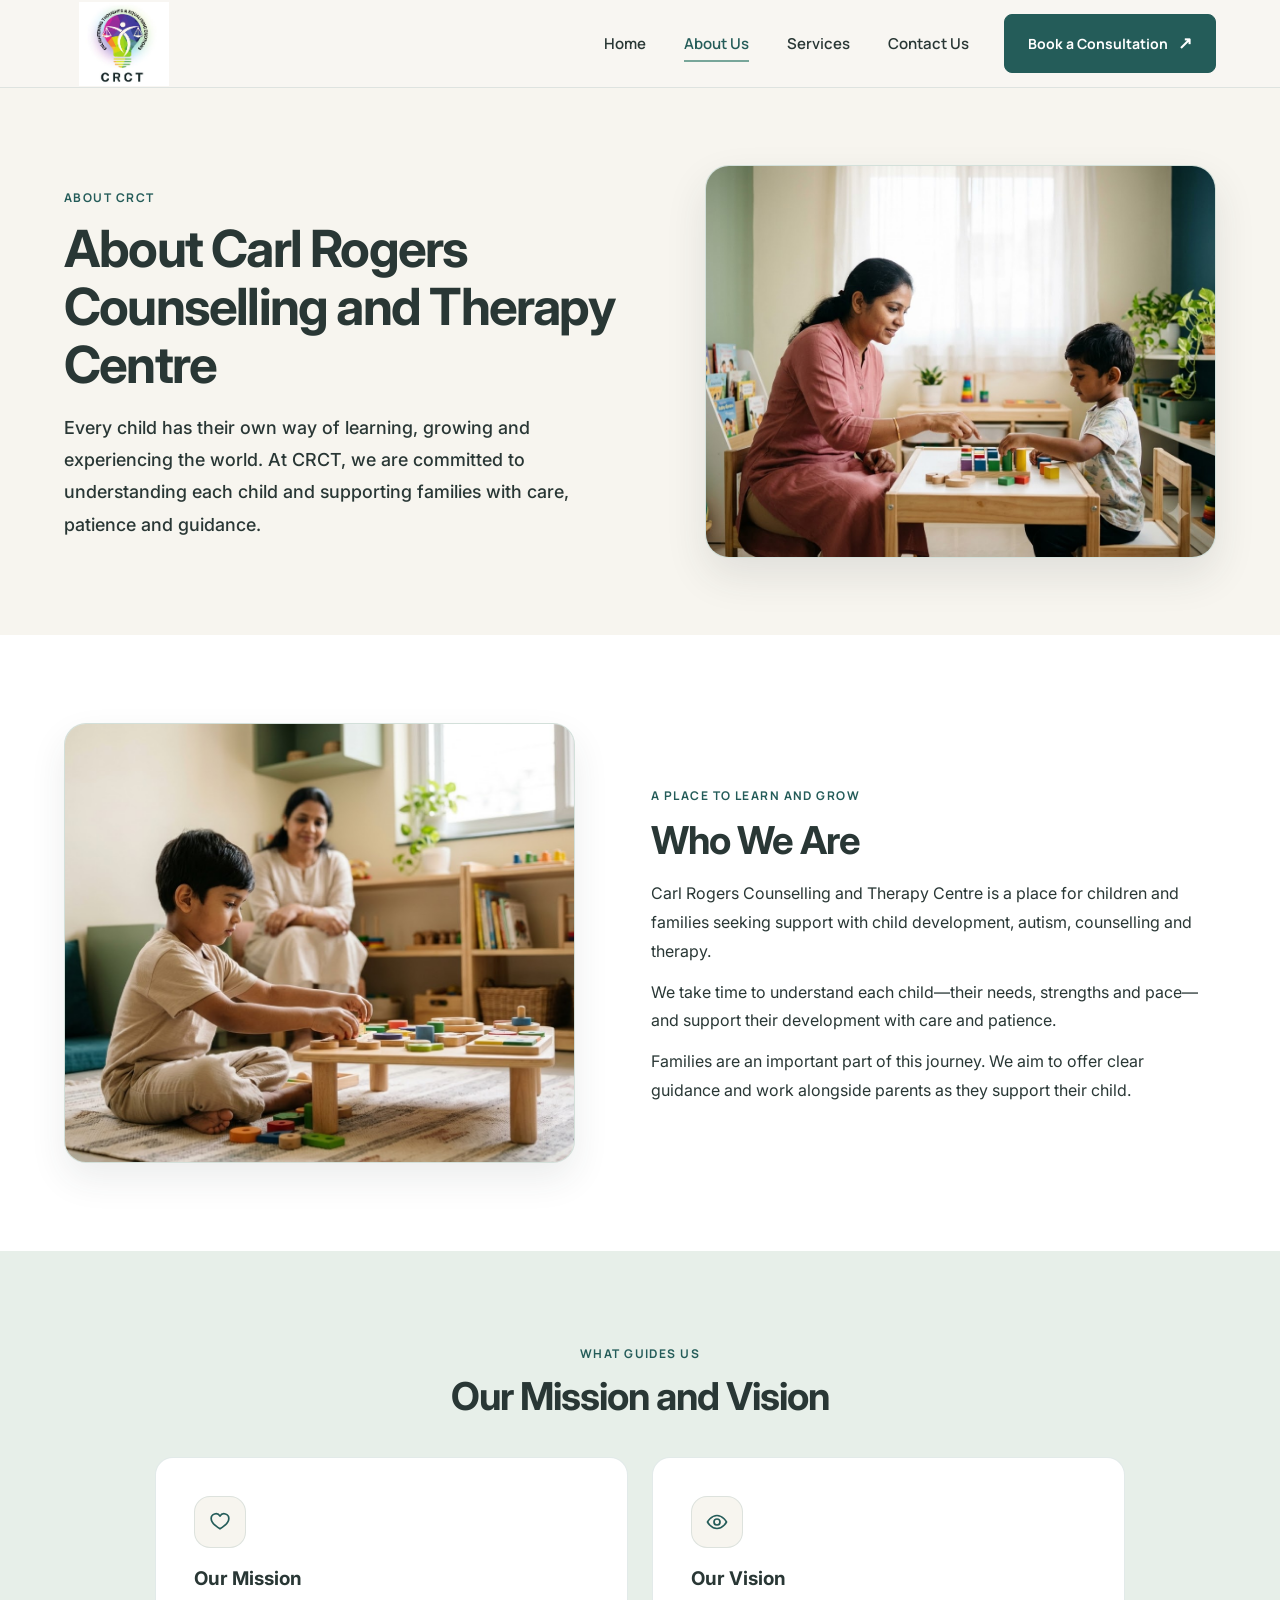
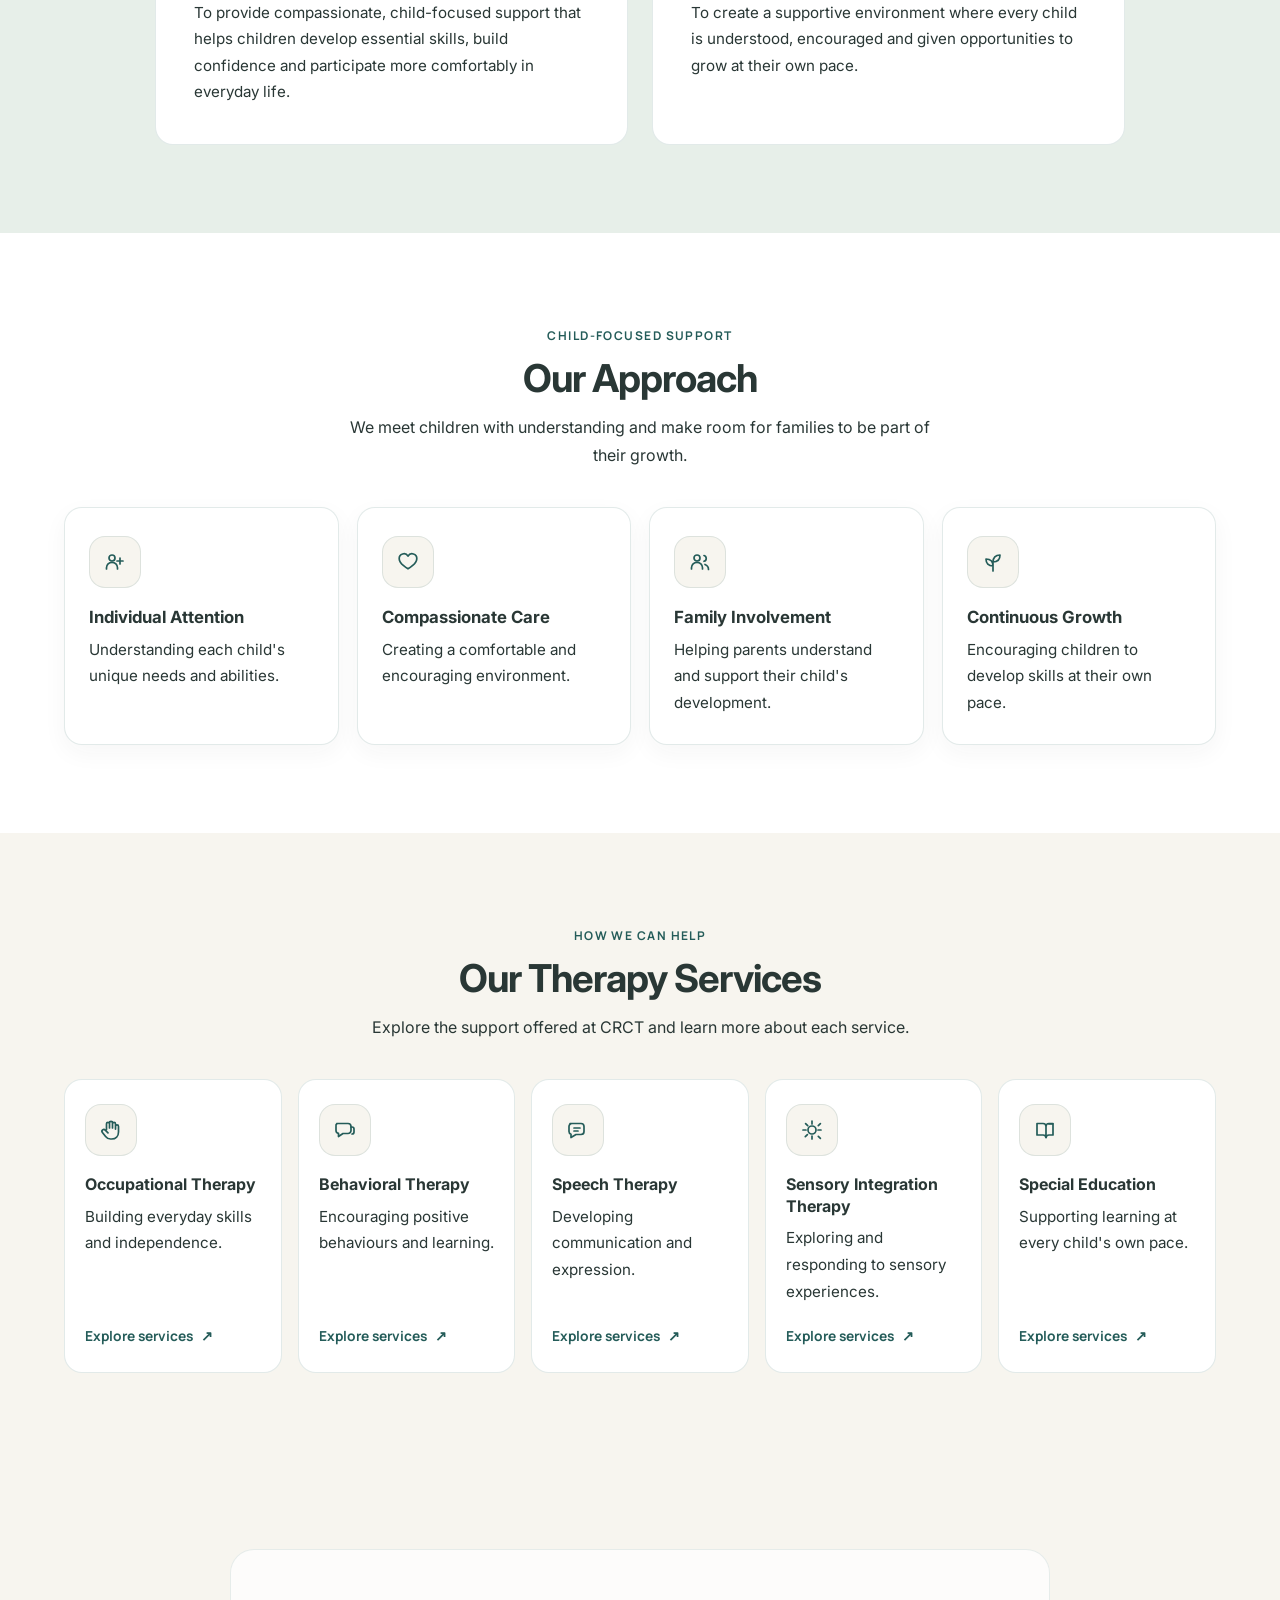
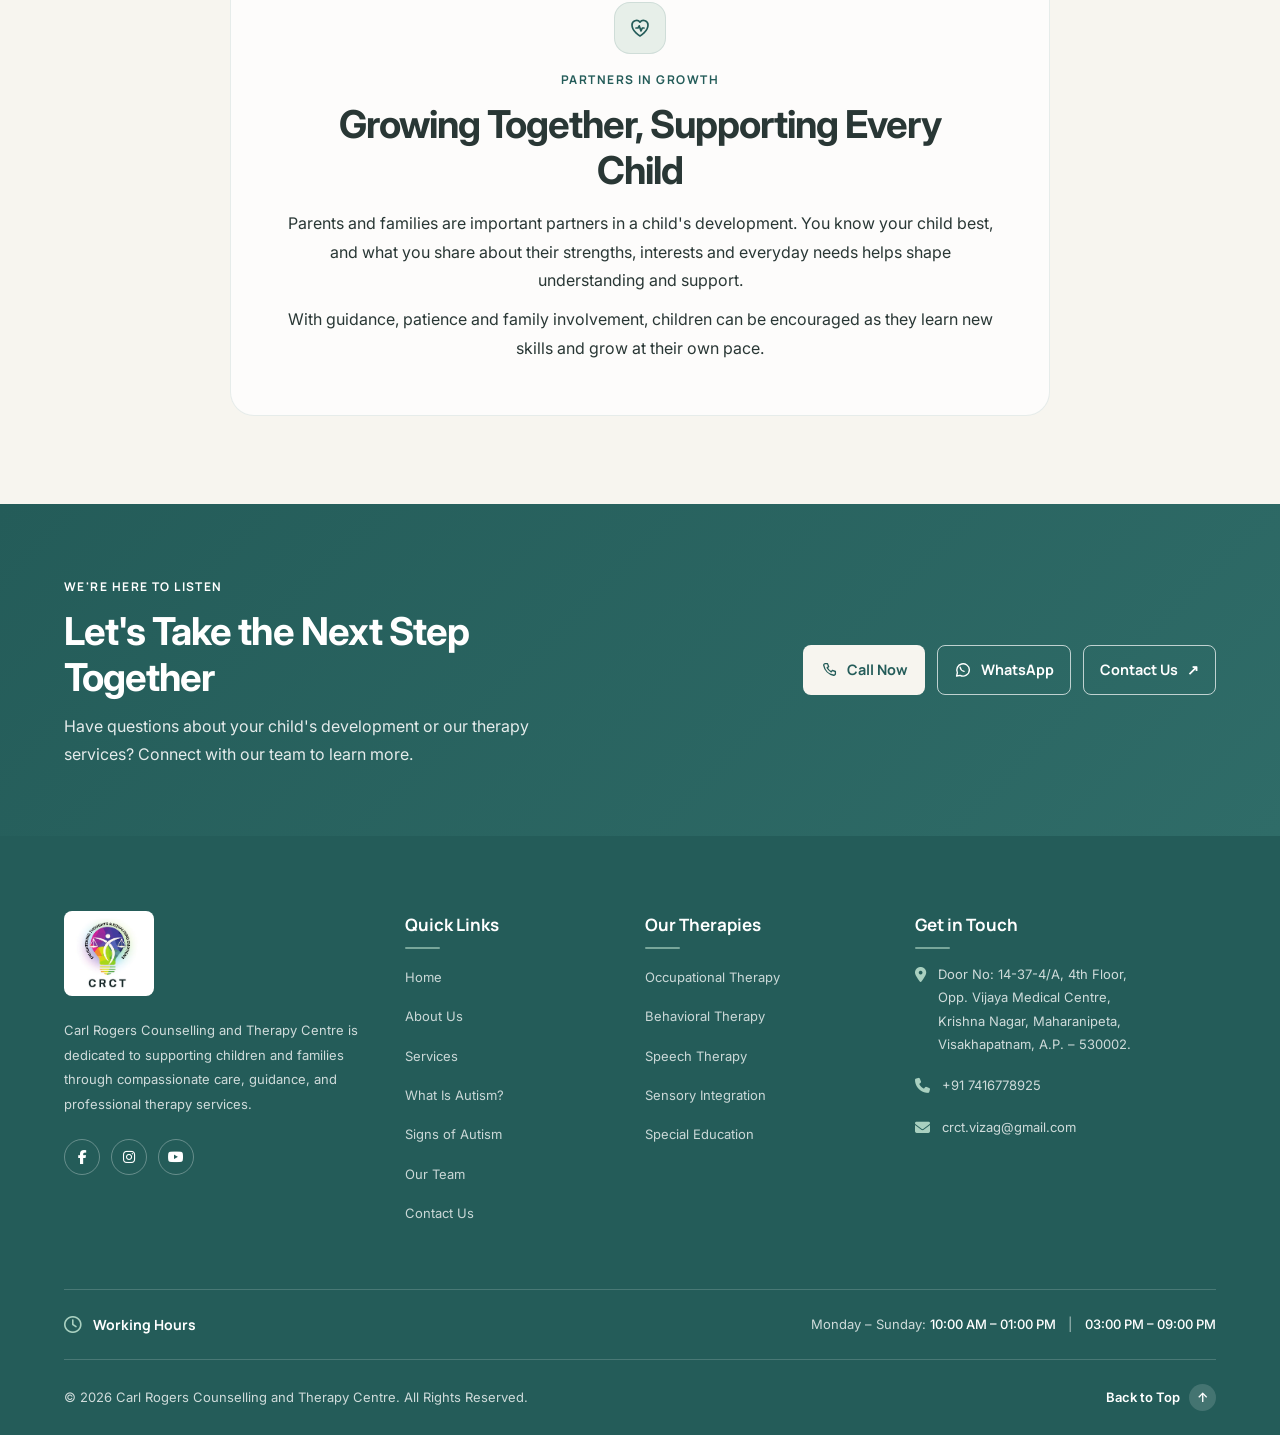
<file: about.html>
<!DOCTYPE html>
<html lang="en">

<head>
  <meta charset="UTF-8">
  <meta name="viewport" content="width=device-width, initial-scale=1.0">
  <meta name="description"
    content="Learn about Carl Rogers Counselling and Therapy Centre, our child-focused approach, therapy services and support for families.">
  <title>About Us | Carl Rogers Counselling and Therapy Centre</title>
  <link rel="icon" type="image/png" href="assets/logo/crct-logo.png">
  <link rel="preconnect" href="https://fonts.googleapis.com">
  <link rel="preconnect" href="https://fonts.gstatic.com" crossorigin>
  <link
    href="https://fonts.googleapis.com/css2?family=Inter:wght@400;500;600;700&family=Manrope:wght@400;500;600;700;800&display=swap"
    rel="stylesheet">
  <link rel="stylesheet" href="https://cdnjs.cloudflare.com/ajax/libs/font-awesome/6.5.2/css/all.min.css">
  <link rel="stylesheet" href="css/style.css">
  <link rel="stylesheet" href="css/responsive.css">
  <link rel="stylesheet" href="css/about.css">
</head>

<body class="about-page" id="page-top">
  <header class="crct-header" id="crctHeader">
    <nav class="crct-navbar container" aria-label="Main navigation">
      <a href="index.html" class="crct-logo" aria-label="CRCT Home">
        <img src="assets/logo/crct-logo.png" alt="Carl Rogers Counselling and Therapy Centre">
      </a>

      <ul class="nav-menu" id="navMenu">
        <li><a href="index.html" class="nav-link">Home</a></li>
        <li><a href="about.html" class="nav-link active" aria-current="page">About Us</a></li>
        <li><a href="services.html" class="nav-link">Services</a></li>
        <li><a href="contact.html" class="nav-link">Contact Us</a></li>
        <li class="mobile-cta">
          <a href="contact.html" class="nav-cta">
            Book a Consultation <span aria-hidden="true">↗</span>
          </a>
        </li>
      </ul>

      <a href="contact.html" class="nav-cta desktop-cta">
        Book a Consultation <span aria-hidden="true">↗</span>
      </a>

      <button class="menu-toggle" id="menuToggle" type="button" aria-label="Open navigation menu"
        aria-expanded="false" aria-controls="navMenu">
        <span></span>
        <span></span>
        <span></span>
      </button>
    </nav>
  </header>

  <main>
    <section class="about-intro" aria-labelledby="about-title">
      <div class="container about-intro__grid">
        <div class="about-intro__copy">
          <span class="about-eyebrow">ABOUT CRCT</span>
          <h1 id="about-title">About Carl Rogers Counselling and Therapy Centre</h1>
          <p>
            Every child has their own way of learning, growing and experiencing the world. At CRCT, we are committed to
            understanding each child and supporting families with care, patience and guidance.
          </p>
        </div>
        <div class="about-intro__image">
          <img src="assets/images/about-crct.jpg" alt="A child learning through play with an adult nearby">
        </div>
      </div>
    </section>

    <section class="about-who section-space" aria-labelledby="who-title">
      <div class="container about-who__grid">
        <div class="about-photo about-who__image">
          <img src="assets/images/what-is-autism.jpg" alt="A child exploring a learning activity in a child-friendly room"
            loading="lazy">
        </div>
        <div class="about-who__copy">
          <span class="about-eyebrow">A PLACE TO LEARN AND GROW</span>
          <h2 id="who-title">Who We Are</h2>
          <p>
            Carl Rogers Counselling and Therapy Centre is a place for children and families seeking support with child
            development, autism, counselling and therapy.
          </p>
          <p>
            We take time to understand each child—their needs, strengths and pace—and support their development with
            care and patience.
          </p>
          <p>
            Families are an important part of this journey. We aim to offer clear guidance and work alongside parents
            as they support their child.
          </p>
        </div>
      </div>
    </section>

    <section class="about-values section-space" aria-labelledby="values-title">
      <div class="container">
        <div class="about-section-heading">
          <span class="about-eyebrow">WHAT GUIDES US</span>
          <h2 id="values-title">Our Mission and Vision</h2>
        </div>
        <div class="about-values__grid">
          <article class="about-value-card">
            <span class="about-icon" aria-hidden="true">
              <svg viewBox="0 0 24 24">
                <path d="M20.8 8.7c0 5.2-8.8 10.1-8.8 10.1S3.2 13.9 3.2 8.7A4.7 4.7 0 0 1 12 6.2a4.7 4.7 0 0 1 8.8 2.5Z"></path>
              </svg>
            </span>
            <h3>Our Mission</h3>
            <p>
              To provide compassionate, child-focused support that helps children develop essential skills, build
              confidence and participate more comfortably in everyday life.
            </p>
          </article>
          <article class="about-value-card">
            <span class="about-icon" aria-hidden="true">
              <svg viewBox="0 0 24 24">
                <path d="M2.5 12s3.4-6.5 9.5-6.5 9.5 6.5 9.5 6.5-3.4 6.5-9.5 6.5S2.5 12 2.5 12Z"></path>
                <circle cx="12" cy="12" r="3"></circle>
              </svg>
            </span>
            <h3>Our Vision</h3>
            <p>
              To create a supportive environment where every child is understood, encouraged and given opportunities
              to grow at their own pace.
            </p>
          </article>
        </div>
      </div>
    </section>

    <section class="about-approach section-space" aria-labelledby="approach-title">
      <div class="container">
        <div class="about-section-heading">
          <span class="about-eyebrow">CHILD-FOCUSED SUPPORT</span>
          <h2 id="approach-title">Our Approach</h2>
          <p>We meet children with understanding and make room for families to be part of their growth.</p>
        </div>
        <div class="about-approach__grid">
          <article class="about-approach-card">
            <span class="about-icon" aria-hidden="true">
              <svg viewBox="0 0 24 24">
                <circle cx="9" cy="8" r="3"></circle>
                <path d="M3.5 19v-1.2a5.5 5.5 0 0 1 11 0V19M17 8v6m-3-3h6"></path>
              </svg>
            </span>
            <h3>Individual Attention</h3>
            <p>Understanding each child's unique needs and abilities.</p>
          </article>
          <article class="about-approach-card">
            <span class="about-icon" aria-hidden="true">
              <svg viewBox="0 0 24 24">
                <path d="M20.8 8.7c0 5.2-8.8 10.1-8.8 10.1S3.2 13.9 3.2 8.7A4.7 4.7 0 0 1 12 6.2a4.7 4.7 0 0 1 8.8 2.5Z"></path>
              </svg>
            </span>
            <h3>Compassionate Care</h3>
            <p>Creating a comfortable and encouraging environment.</p>
          </article>
          <article class="about-approach-card">
            <span class="about-icon" aria-hidden="true">
              <svg viewBox="0 0 24 24">
                <circle cx="9" cy="8" r="3"></circle>
                <path d="M3.5 19v-1.2a5.5 5.5 0 0 1 11 0V19M16 5.5a3 3 0 0 1 0 5.8m1 3.2a5.4 5.4 0 0 1 3.5 5"></path>
              </svg>
            </span>
            <h3>Family Involvement</h3>
            <p>Helping parents understand and support their child's development.</p>
          </article>
          <article class="about-approach-card">
            <span class="about-icon" aria-hidden="true">
              <svg viewBox="0 0 24 24">
                <path d="M12 21v-9m0 4c-4.5 0-7-2.7-7-7 4.5 0 7 2.5 7 7Zm0-4c0-4.5 2.5-7 7-7 0 4.5-2.5 7-7 7Z"></path>
              </svg>
            </span>
            <h3>Continuous Growth</h3>
            <p>Encouraging children to develop skills at their own pace.</p>
          </article>
        </div>
      </div>
    </section>

    <section class="about-services section-space" aria-labelledby="services-title">
      <div class="container">
        <div class="about-section-heading">
          <span class="about-eyebrow">HOW WE CAN HELP</span>
          <h2 id="services-title">Our Therapy Services</h2>
          <p>Explore the support offered at CRCT and learn more about each service.</p>
        </div>
        <div class="about-services__grid">
          <a class="about-service-card" href="services.html#occupational-therapy">
            <span class="about-icon" aria-hidden="true">
              <svg viewBox="0 0 24 24">
                <path d="M7.5 11.5V5.8a1.5 1.5 0 0 1 3 0v4.1-5.1a1.5 1.5 0 0 1 3 0v5.1-4a1.5 1.5 0 0 1 3 0v5.2-2.7a1.5 1.5 0 0 1 3 0v5.7c0 4-2.8 6.9-6.8 6.9h-1.2c-2.1 0-3.6-.8-4.9-2.5l-3.2-4.1a1.8 1.8 0 0 1 2.8-2.3l2.8 2.7"></path>
              </svg>
            </span>
            <h3>Occupational Therapy</h3>
            <p>Building everyday skills and independence.</p>
            <span class="about-service-card__link">Explore services <span aria-hidden="true">↗</span></span>
          </a>
          <a class="about-service-card" href="services.html#behavioral-therapy">
            <span class="about-icon" aria-hidden="true">
              <svg viewBox="0 0 24 24">
                <path d="M4 5.5h11a3 3 0 0 1 3 3v4a3 3 0 0 1-3 3h-5l-4.5 3v-3.1A3 3 0 0 1 3 12.5v-4a3 3 0 0 1 1-3Z"></path>
                <path d="M18 9h1a2 2 0 0 1 2 2v3a2 2 0 0 1-2 2"></path>
              </svg>
            </span>
            <h3>Behavioral Therapy</h3>
            <p>Encouraging positive behaviours and learning.</p>
            <span class="about-service-card__link">Explore services <span aria-hidden="true">↗</span></span>
          </a>
          <a class="about-service-card" href="services.html#speech-therapy">
            <span class="about-icon" aria-hidden="true">
              <svg viewBox="0 0 24 24">
                <path d="M4 5.5h11a3 3 0 0 1 3 3v5a3 3 0 0 1-3 3h-5l-5 3v-3.2a3 3 0 0 1-2-2.8v-5a3 3 0 0 1 3-3Z"></path>
                <path d="M8 10h6m-6 3h4"></path>
              </svg>
            </span>
            <h3>Speech Therapy</h3>
            <p>Developing communication and expression.</p>
            <span class="about-service-card__link">Explore services <span aria-hidden="true">↗</span></span>
          </a>
          <a class="about-service-card" href="services.html#sensory-therapy">
            <span class="about-icon" aria-hidden="true">
              <svg viewBox="0 0 24 24">
                <path d="M12 3v3m0 12v3M3 12h3m12 0h3m-15.4-6.4 2.1 2.1m10.6 10.6 2.1 2.1m0-14.8-2.1 2.1M7.4 16.6l-2.1 2.1"></path>
                <circle cx="12" cy="12" r="4"></circle>
              </svg>
            </span>
            <h3>Sensory Integration Therapy</h3>
            <p>Exploring and responding to sensory experiences.</p>
            <span class="about-service-card__link">Explore services <span aria-hidden="true">↗</span></span>
          </a>
          <a class="about-service-card" href="services.html#special-education">
            <span class="about-icon" aria-hidden="true">
              <svg viewBox="0 0 24 24">
                <path d="M4 5.5h6a3 3 0 0 1 3 3v11a3 3 0 0 0-3-2.5H4zM20 5.5h-4a3 3 0 0 0-3 3"></path>
                <path d="M13 19.5a3 3 0 0 1 3-2.5h4v-11h-4"></path>
              </svg>
            </span>
            <h3>Special Education</h3>
            <p>Supporting learning at every child's own pace.</p>
            <span class="about-service-card__link">Explore services <span aria-hidden="true">↗</span></span>
          </a>
        </div>
      </div>
    </section>

    <!-- <section class="about-team section-space" aria-labelledby="team-title">
      <div class="container about-team__grid">
        <div class="about-photo about-team__image">
          <img src="assets/images/crct-team.jpg" alt="CRCT team in a child-friendly setting" loading="lazy">
        </div>
        <div class="about-team__copy">
          <span class="about-eyebrow">OUR PEOPLE</span>
          <h2 id="team-title">Our Specialized Team</h2>
          <p>
            Our team works with children and families through the centre's therapy and developmental support.
          </p>
          <p>
            We aim to listen, understand each child's needs and offer thoughtful support as children learn and grow.
          </p>
          <div class="about-team__points" aria-label="Our team values">
            <span>Child-centered care</span>
            <span>Family-focused support</span>
          </div>
        </div>
      </div>
    </section> -->

    <section class="about-family section-space" aria-labelledby="family-title">
      <div class="container about-family__inner">
        <span class="about-icon" aria-hidden="true">
          <svg viewBox="0 0 24 24">
            <path d="M12 20s-8-4.5-8-11a4.5 4.5 0 0 1 8-2.9A4.5 4.5 0 0 1 20 9c0 6.5-8 11-8 11Z"></path>
            <path d="M8 12h2l1.2-2.2L13 15l1.3-3H16"></path>
          </svg>
        </span>
        <span class="about-eyebrow">PARTNERS IN GROWTH</span>
        <h2 id="family-title">Growing Together, Supporting Every Child</h2>
        <p>
          Parents and families are important partners in a child's development. You know your child best, and what you
          share about their strengths, interests and everyday needs helps shape understanding and support.
        </p>
        <p>
          With guidance, patience and family involvement, children can be encouraged as they learn new skills and grow
          at their own pace.
        </p>
      </div>
    </section>

    <section class="about-contact" aria-labelledby="contact-title">
      <div class="container about-contact__inner">
        <div class="about-contact__copy">
          <span class="about-eyebrow">WE'RE HERE TO LISTEN</span>
          <h2 id="contact-title">Let's Take the Next Step Together</h2>
          <p>
            Have questions about your child's development or our therapy services? Connect with our team to learn more.
          </p>
        </div>
        <div class="about-contact__actions">
          <a class="about-button about-button--light" href="tel:+917416778925">
            <svg viewBox="0 0 24 24" aria-hidden="true">
              <path d="M7 3.5h3l1.5 4-2 1.5a15 15 0 0 0 5.5 5.5l1.5-2 4 1.5v3a2 2 0 0 1-2.2 2A16.5 16.5 0 0 1 5 5.7 2 2 0 0 1 7 3.5Z"></path>
            </svg>
            Call Now
          </a>
          <a class="about-button about-button--outline" href="https://wa.me/917416778925" target="_blank"
            rel="noopener noreferrer">
            <svg viewBox="0 0 24 24" aria-hidden="true">
              <path d="M20.5 11.7a8.4 8.4 0 0 1-12.4 7.4L3.5 20l1-4.3a8.4 8.4 0 1 1 16-4Z"></path>
              <path d="M8.2 8.3c.4 2.8 2.4 4.8 5.2 5.5"></path>
            </svg>
            WhatsApp
          </a>
          <a class="about-button about-button--outline" href="contact.html">
            Contact Us <span aria-hidden="true">↗</span>
          </a>
        </div>
      </div>
    </section>
  </main>

  <!-- =====================================
       CRCT WEBSITE FOOTER
  ===================================== -->

  <footer class="crct-footer" id="contact">
    <div class="container">
      <div class="footer-main">
        <!-- Brand Information -->
        <div class="footer-brand">
          <a href="index.html" class="footer-logo" aria-label="CRCT Home">
            <img src="assets/logo/crct-logo.png" alt="Carl Rogers Counselling and Therapy Centre">
          </a>
          <p>
            Carl Rogers Counselling and Therapy Centre is dedicated
            to supporting children and families through compassionate
            care, guidance, and professional therapy services.
          </p>
          <div class="footer-socials">
            <a href="#" aria-label="Facebook">
              <i class="fa-brands fa-facebook-f"></i>
            </a>
            <a href="#" aria-label="Instagram">
              <i class="fa-brands fa-instagram"></i>
            </a>
            <a href="#" aria-label="YouTube">
              <i class="fa-brands fa-youtube"></i>
            </a>
          </div>
        </div>

        <!-- Quick Links -->
        <div class="footer-column">
          <h3>Quick Links</h3>
          <ul>
            <li><a href="index.html">Home</a></li>
            <li><a href="about.html">About Us</a></li>
            <li><a href="services.html">Services</a></li>
            <li><a href="index.html#autism">What Is Autism?</a></li>
            <li><a href="index.html#autism-signs">Signs of Autism</a></li>
            <li><a href="index.html#team">Our Team</a></li>
            <li><a href="contact.html">Contact Us</a></li>
          </ul>
        </div>

        <!-- Therapies -->
        <div class="footer-column">
          <h3>Our Therapies</h3>
          <ul>
            <li><a href="occupational-therapy.html">Occupational Therapy</a></li>
            <li><a href="behavioral-therapy.html">Behavioral Therapy</a></li>
            <li><a href="speech-therapy.html">Speech Therapy</a></li>
            <li><a href="sensory-integration-therapy.html">Sensory Integration</a></li>
            <li><a href="special-education.html">Special Education</a></li>
          </ul>
        </div>

        <!-- Contact Information -->
        <div class="footer-column footer-contact">
          <h3>Get in Touch</h3>
          <div class="footer-contact-item">
            <i class="fa-solid fa-location-dot"></i>
            <p>
              Door No: 14-37-4/A, 4th Floor,<br>
              Opp. Vijaya Medical Centre,<br>
              Krishna Nagar, Maharanipeta,<br>
              Visakhapatnam, A.P. – 530002.
            </p>
          </div>
          <div class="footer-contact-item">
            <i class="fa-solid fa-phone"></i>
            <a href="tel:+917416778925">+91 7416778925</a>
          </div>
          <div class="footer-contact-item">
            <i class="fa-solid fa-envelope"></i>
            <a href="mailto:crct.vizag@gmail.com">crct.vizag@gmail.com</a>
          </div>
        </div>
      </div>

      <!-- Working Hours -->
      <div class="footer-hours">
        <div>
          <i class="fa-regular fa-clock"></i>
          <strong>Working Hours</strong>
        </div>
        <p>
          Monday – Sunday:
          <span>10:00 AM – 01:00 PM</span>
          <span class="footer-hours-separator">|</span>
          <span>03:00 PM – 09:00 PM</span>
        </p>
      </div>

      <!-- Bottom Footer -->
      <div class="footer-bottom">
        <p>
          © <span id="footer-year" class="footer-year">2026</span>
          Carl Rogers Counselling and Therapy Centre.
          All Rights Reserved.
        </p>
        <a href="#crctHeader" class="footer-back-top" aria-label="Back to Top">
          Back to Top <span>↑</span>
        </a>
      </div>
    </div>
  </footer>

  <script src="js/navigation.js"></script>
  <script src="js/main.js"></script>
</body>

</html>
</file>
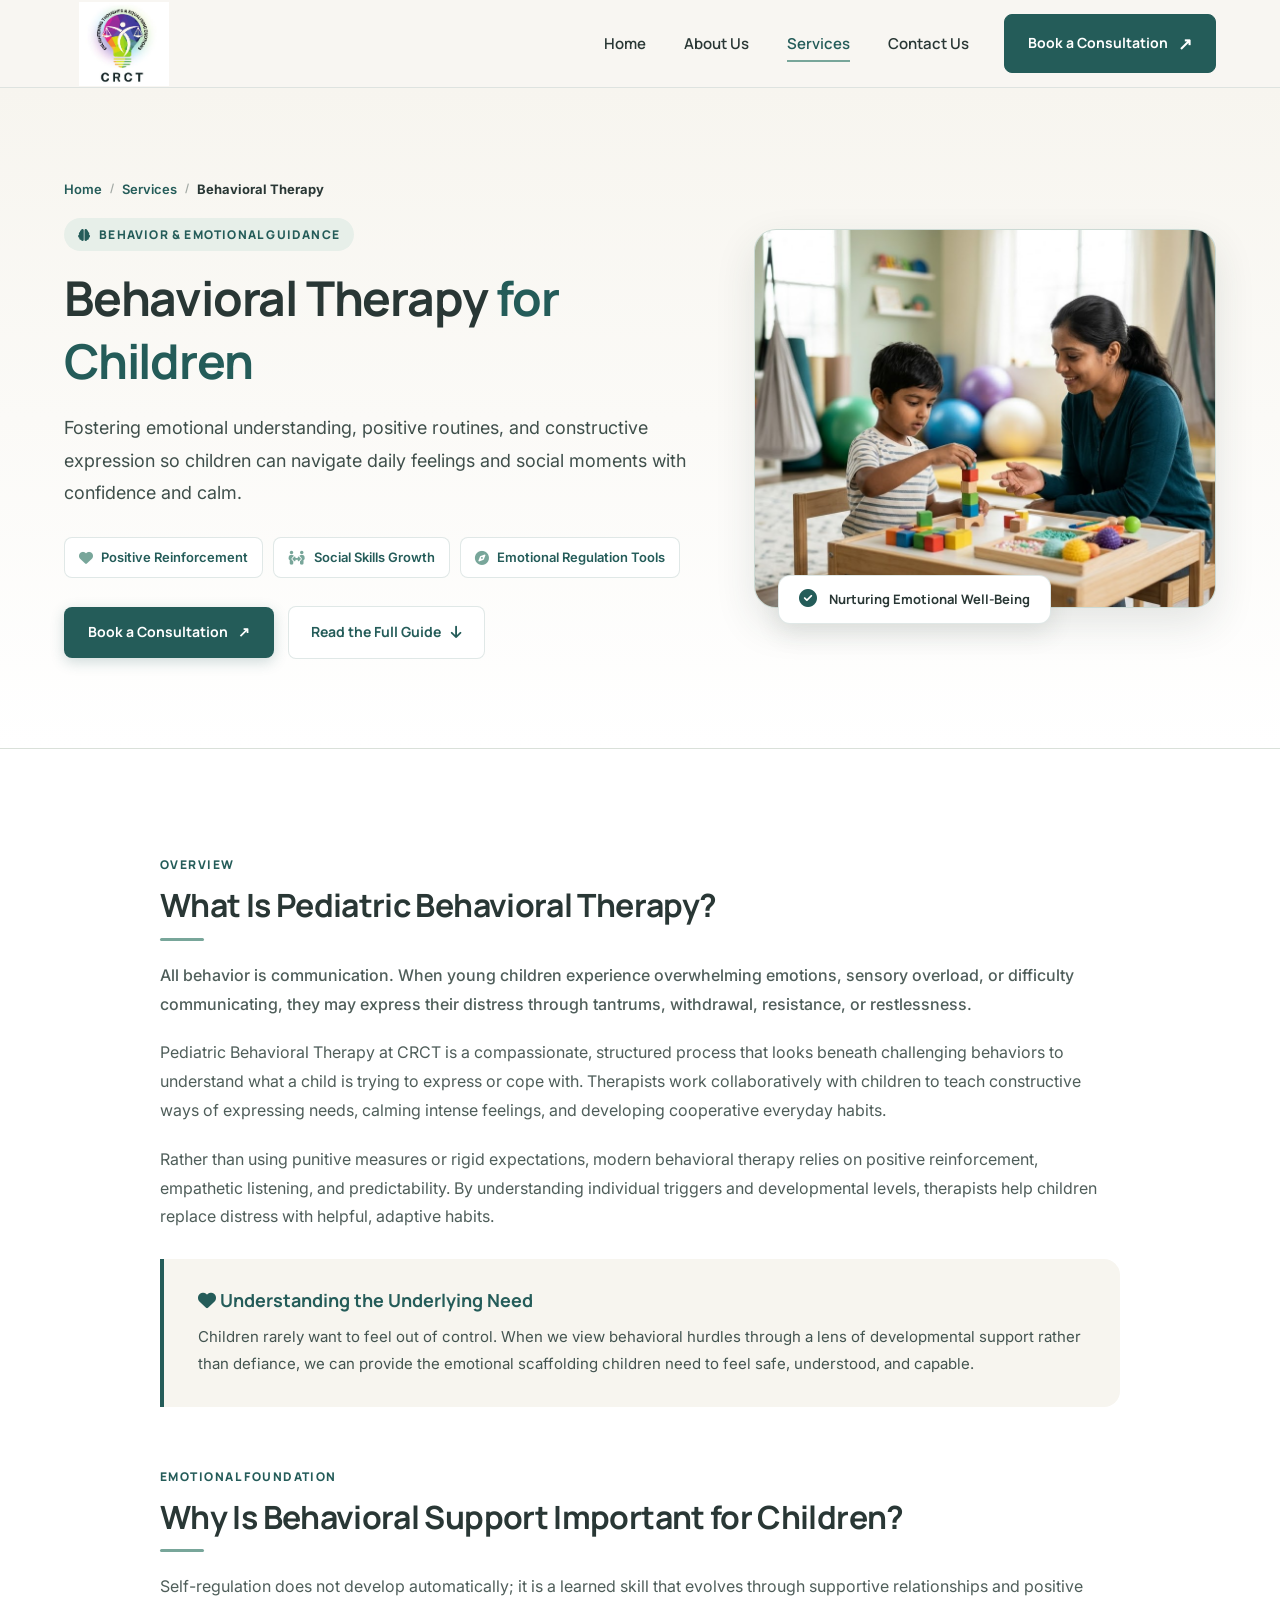
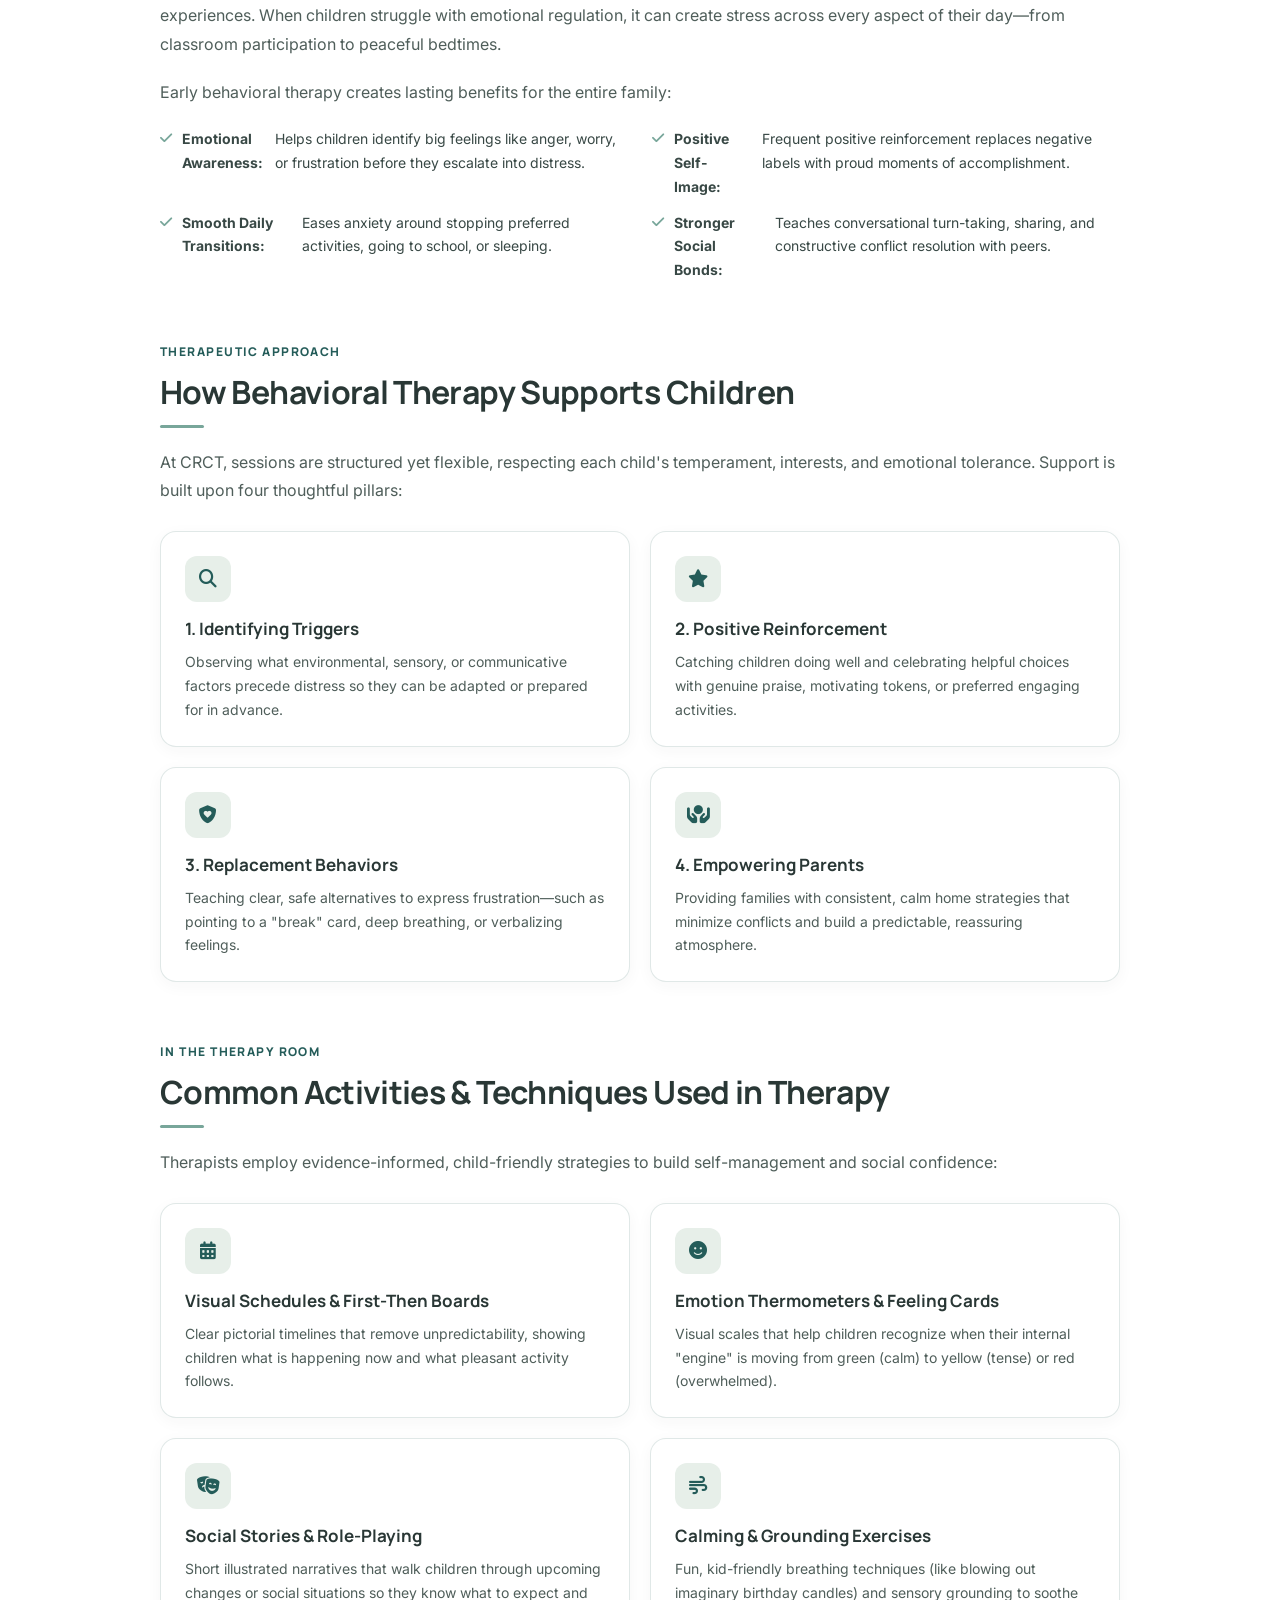
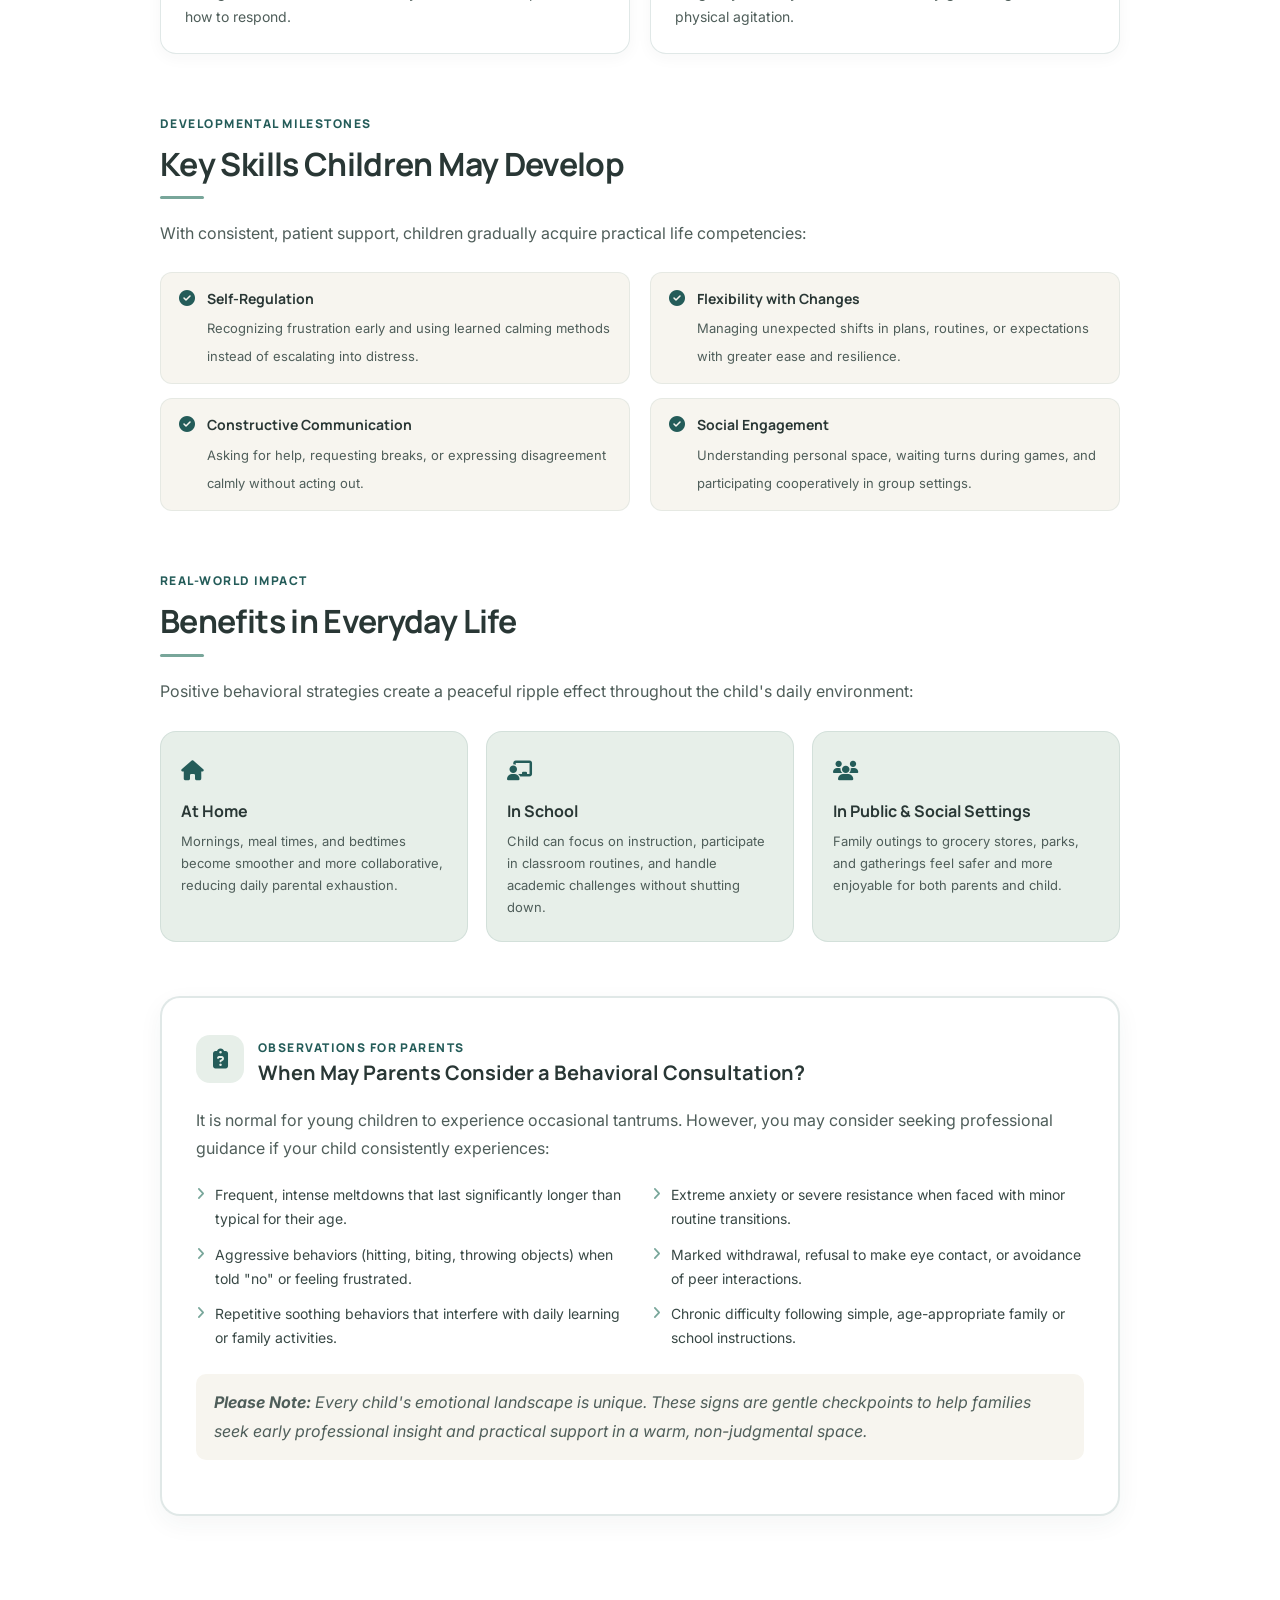
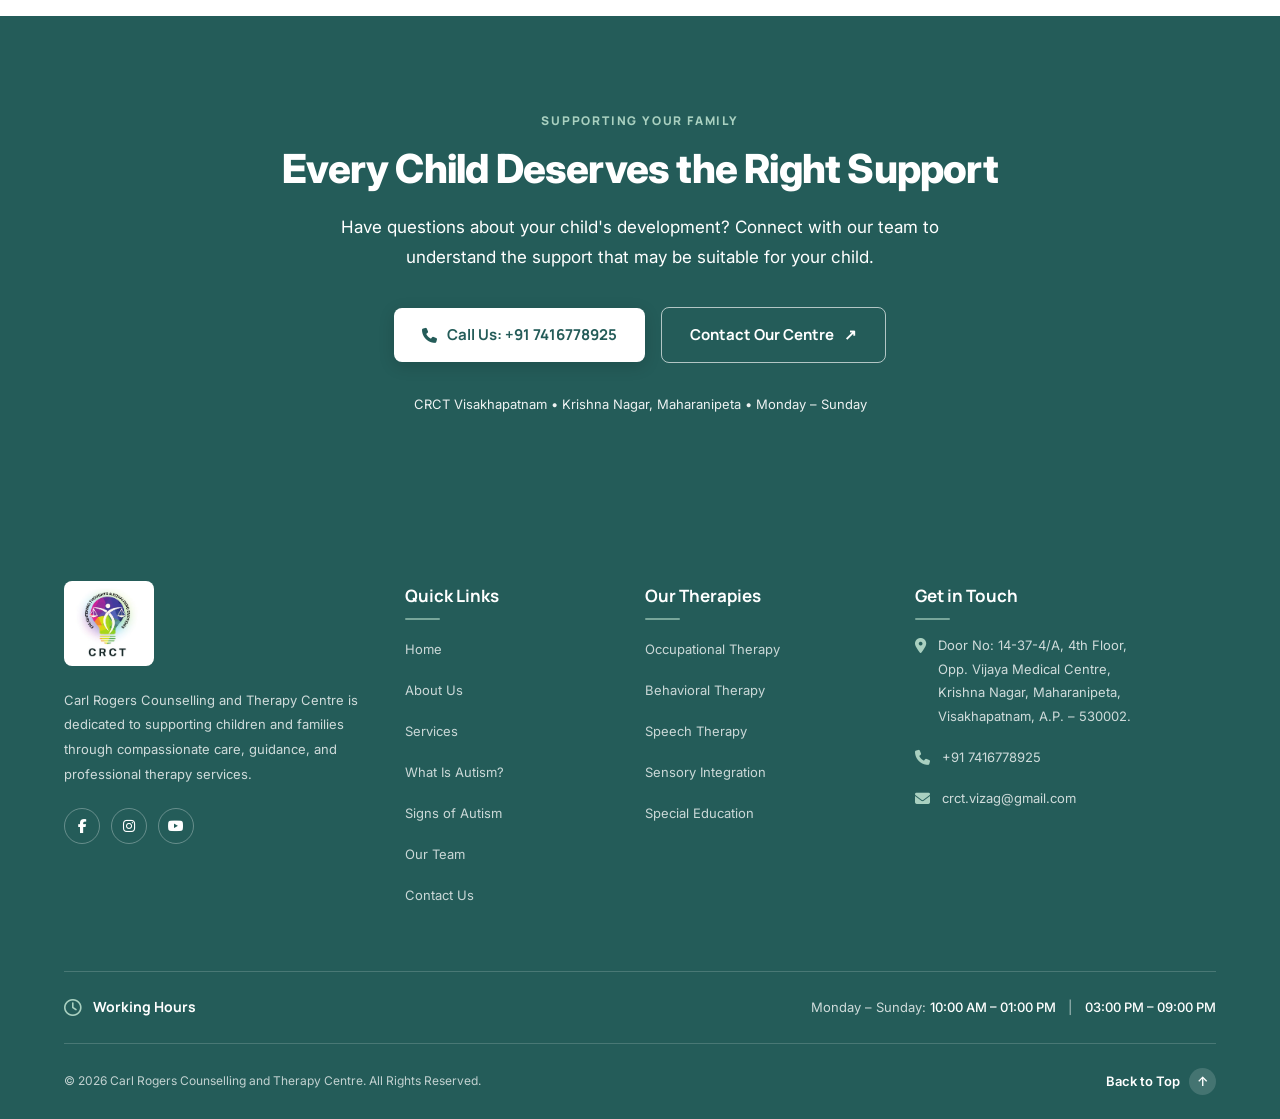
<file: behavioral-therapy.html>
<!DOCTYPE html>
<html lang="en">

<head>
  <meta charset="UTF-8">
  <meta name="viewport" content="width=device-width, initial-scale=1.0">
  <meta name="description"
    content="Guide to Behavioral Therapy for children at Carl Rogers Counselling and Therapy Centre (CRCT). Learn how positive behavioral guidance supports emotional regulation, social connections, and daily routines.">
  <title>Behavioral Therapy for Children | CRCT</title>
  <link rel="icon" type="image/png" href="assets/logo/crct-logo.png">

  <!-- Typography & Icons -->
  <link rel="preconnect" href="https://fonts.googleapis.com">
  <link rel="preconnect" href="https://fonts.gstatic.com" crossorigin>
  <link
    href="https://fonts.googleapis.com/css2?family=Inter:wght@400;500;600;700&family=Manrope:wght@400;500;600;700;800&display=swap"
    rel="stylesheet">
  <link rel="stylesheet" href="https://cdnjs.cloudflare.com/ajax/libs/font-awesome/6.5.2/css/all.min.css">

  <!-- Stylesheets -->
  <link rel="stylesheet" href="css/style.css">
  <link rel="stylesheet" href="css/responsive.css">
  <link rel="stylesheet" href="css/therapy-detail.css">
</head>

<body class="therapy-page" id="page-top">

  <!-- =====================================
       1. COMMON NAVBAR
  ===================================== -->
  <header class="crct-header" id="crctHeader">
    <nav class="crct-navbar container" aria-label="Main navigation">
      <a href="index.html" class="crct-logo" aria-label="CRCT Home">
        <img src="assets/logo/crct-logo.png" alt="Carl Rogers Counselling and Therapy Centre">
      </a>

      <ul class="nav-menu" id="navMenu">
        <li><a href="index.html" class="nav-link">Home</a></li>
        <li><a href="about.html" class="nav-link">About Us</a></li>
        <li><a href="services.html" class="nav-link active" aria-current="page">Services</a></li>
        <li><a href="contact.html" class="nav-link">Contact Us</a></li>
        <li class="mobile-cta">
          <a href="contact.html" class="nav-cta">
            Book a Consultation <span aria-hidden="true">↗</span>
          </a>
        </li>
      </ul>

      <a href="contact.html" class="nav-cta desktop-cta">
        Book a Consultation <span aria-hidden="true">↗</span>
      </a>

      <button class="menu-toggle" id="menuToggle" type="button" aria-label="Open navigation menu"
        aria-expanded="false" aria-controls="navMenu">
        <span></span>
        <span></span>
        <span></span>
      </button>
    </nav>
  </header>


  <main id="main-content">

    <!-- =====================================
         2. CATEGORY HERO BANNER
    ===================================== -->
    <section class="therapy-hero" aria-labelledby="hero-title">
      <div class="container therapy-hero-inner">

        <div class="therapy-hero-copy">
          <nav class="therapy-breadcrumbs" aria-label="Breadcrumb">
            <a href="index.html">Home</a>
            <span class="sep">/</span>
            <a href="services.html">Services</a>
            <span class="sep">/</span>
            <span class="current">Behavioral Therapy</span>
          </nav>

          <span class="therapy-eyebrow">
            <i class="fa-solid fa-brain" aria-hidden="true"></i> BEHAVIOR &amp; EMOTIONAL GUIDANCE
          </span>

          <h1 id="hero-title" class="therapy-hero-title">
            Behavioral Therapy <span>for Children</span>
          </h1>

          <p class="therapy-hero-lead">
            Fostering emotional understanding, positive routines, and constructive expression so children can navigate daily feelings and social moments with confidence and calm.
          </p>

          <div class="therapy-hero-chips" aria-label="Key therapy highlights">
            <span class="therapy-chip"><i class="fa-solid fa-heart"></i> Positive Reinforcement</span>
            <span class="therapy-chip"><i class="fa-solid fa-people-arrows"></i> Social Skills Growth</span>
            <span class="therapy-chip"><i class="fa-solid fa-compass"></i> Emotional Regulation Tools</span>
          </div>

          <div class="therapy-hero-actions">
            <a href="contact.html" class="btn-hero-primary">
              Book a Consultation <span>↗</span>
            </a>
            <a href="#guide-content" class="btn-hero-secondary">
              Read the Full Guide <i class="fa-solid fa-arrow-down" aria-hidden="true"></i>
            </a>
          </div>
        </div>

        <div class="therapy-hero-visual">
          <div class="therapy-hero-img-wrap">
            <img src="assets/images/hero-03.jpg" alt="Therapist providing compassionate behavioral guidance to a child" loading="eager">
          </div>
          <div class="therapy-hero-badge" aria-hidden="true">
            <i class="fa-solid fa-circle-check"></i>
            <span>Nurturing Emotional Well-Being</span>
          </div>
        </div>

      </div>
    </section>


    <!-- =====================================
         3. DETAILED BLOG / INFORMATION CONTENT
    ===================================== -->
    <section class="therapy-article-section" id="guide-content">
      <div class="container therapy-article-layout">

        <!-- Introduction -->
        <article class="content-block">
          <span class="content-block-eyebrow">OVERVIEW</span>
          <h2 class="content-block-title">What Is Pediatric Behavioral Therapy?</h2>
          <p class="content-lead-p">
            All behavior is communication. When young children experience overwhelming emotions, sensory overload, or difficulty communicating, they may express their distress through tantrums, withdrawal, resistance, or restlessness.
          </p>
          <p>
            Pediatric Behavioral Therapy at CRCT is a compassionate, structured process that looks beneath challenging behaviors to understand what a child is trying to express or cope with. Therapists work collaboratively with children to teach constructive ways of expressing needs, calming intense feelings, and developing cooperative everyday habits.
          </p>
          <p>
            Rather than using punitive measures or rigid expectations, modern behavioral therapy relies on positive reinforcement, empathetic listening, and predictability. By understanding individual triggers and developmental levels, therapists help children replace distress with helpful, adaptive habits.
          </p>

          <div class="therapy-callout">
            <h4><i class="fa-solid fa-heart" aria-hidden="true"></i> Understanding the Underlying Need</h4>
            <p>
              Children rarely want to feel out of control. When we view behavioral hurdles through a lens of developmental support rather than defiance, we can provide the emotional scaffolding children need to feel safe, understood, and capable.
            </p>
          </div>
        </article>

        <!-- Why It Is Important -->
        <article class="content-block">
          <span class="content-block-eyebrow">EMOTIONAL FOUNDATION</span>
          <h2 class="content-block-title">Why Is Behavioral Support Important for Children?</h2>
          <p>
            Self-regulation does not develop automatically; it is a learned skill that evolves through supportive relationships and positive experiences. When children struggle with emotional regulation, it can create stress across every aspect of their day—from classroom participation to peaceful bedtimes.
          </p>
          <p>
            Early behavioral therapy creates lasting benefits for the entire family:
          </p>
          <ul class="guidance-list" style="margin-top: 14px;">
            <li><i class="fa-solid fa-check"></i> <strong>Emotional Awareness:</strong> Helps children identify big feelings like anger, worry, or frustration before they escalate into distress.</li>
            <li><i class="fa-solid fa-check"></i> <strong>Positive Self-Image:</strong> Frequent positive reinforcement replaces negative labels with proud moments of accomplishment.</li>
            <li><i class="fa-solid fa-check"></i> <strong>Smooth Daily Transitions:</strong> Eases anxiety around stopping preferred activities, going to school, or sleeping.</li>
            <li><i class="fa-solid fa-check"></i> <strong>Stronger Social Bonds:</strong> Teaches conversational turn-taking, sharing, and constructive conflict resolution with peers.</li>
          </ul>
        </article>

        <!-- How It Supports Children -->
        <article class="content-block">
          <span class="content-block-eyebrow">THERAPEUTIC APPROACH</span>
          <h2 class="content-block-title">How Behavioral Therapy Supports Children</h2>
          <p>
            At CRCT, sessions are structured yet flexible, respecting each child's temperament, interests, and emotional tolerance. Support is built upon four thoughtful pillars:
          </p>
          <div class="techniques-grid">
            <div class="technique-card">
              <div class="technique-icon"><i class="fa-solid fa-magnifying-glass"></i></div>
              <h4>1. Identifying Triggers</h4>
              <p>Observing what environmental, sensory, or communicative factors precede distress so they can be adapted or prepared for in advance.</p>
            </div>
            <div class="technique-card">
              <div class="technique-icon"><i class="fa-solid fa-star"></i></div>
              <h4>2. Positive Reinforcement</h4>
              <p>Catching children doing well and celebrating helpful choices with genuine praise, motivating tokens, or preferred engaging activities.</p>
            </div>
            <div class="technique-card">
              <div class="technique-icon"><i class="fa-solid fa-shield-heart"></i></div>
              <h4>3. Replacement Behaviors</h4>
              <p>Teaching clear, safe alternatives to express frustration—such as pointing to a "break" card, deep breathing, or verbalizing feelings.</p>
            </div>
            <div class="technique-card">
              <div class="technique-icon"><i class="fa-solid fa-hands-holding-circle"></i></div>
              <h4>4. Empowering Parents</h4>
              <p>Providing families with consistent, calm home strategies that minimize conflicts and build a predictable, reassuring atmosphere.</p>
            </div>
          </div>
        </article>

        <!-- Common Activities & Techniques -->
        <article class="content-block">
          <span class="content-block-eyebrow">IN THE THERAPY ROOM</span>
          <h2 class="content-block-title">Common Activities &amp; Techniques Used in Therapy</h2>
          <p>
            Therapists employ evidence-informed, child-friendly strategies to build self-management and social confidence:
          </p>
          <div class="techniques-grid">
            <div class="technique-card">
              <div class="technique-icon"><i class="fa-solid fa-calendar-days"></i></div>
              <h4>Visual Schedules &amp; First-Then Boards</h4>
              <p>Clear pictorial timelines that remove unpredictability, showing children what is happening now and what pleasant activity follows.</p>
            </div>
            <div class="technique-card">
              <div class="technique-icon"><i class="fa-solid fa-face-smile"></i></div>
              <h4>Emotion Thermometers &amp; Feeling Cards</h4>
              <p>Visual scales that help children recognize when their internal "engine" is moving from green (calm) to yellow (tense) or red (overwhelmed).</p>
            </div>
            <div class="technique-card">
              <div class="technique-icon"><i class="fa-solid fa-masks-theater"></i></div>
              <h4>Social Stories &amp; Role-Playing</h4>
              <p>Short illustrated narratives that walk children through upcoming changes or social situations so they know what to expect and how to respond.</p>
            </div>
            <div class="technique-card">
              <div class="technique-icon"><i class="fa-solid fa-wind"></i></div>
              <h4>Calming &amp; Grounding Exercises</h4>
              <p>Fun, kid-friendly breathing techniques (like blowing out imaginary birthday candles) and sensory grounding to soothe physical agitation.</p>
            </div>
          </div>
        </article>

        <!-- Skills Developed -->
        <article class="content-block">
          <span class="content-block-eyebrow">DEVELOPMENTAL MILESTONES</span>
          <h2 class="content-block-title">Key Skills Children May Develop</h2>
          <p>
            With consistent, patient support, children gradually acquire practical life competencies:
          </p>
          <div class="skills-grid">
            <div class="skill-item">
              <i class="fa-solid fa-circle-check"></i>
              <div class="skill-item-copy">
                <strong>Self-Regulation</strong>
                <span>Recognizing frustration early and using learned calming methods instead of escalating into distress.</span>
              </div>
            </div>
            <div class="skill-item">
              <i class="fa-solid fa-circle-check"></i>
              <div class="skill-item-copy">
                <strong>Flexibility with Changes</strong>
                <span>Managing unexpected shifts in plans, routines, or expectations with greater ease and resilience.</span>
              </div>
            </div>
            <div class="skill-item">
              <i class="fa-solid fa-circle-check"></i>
              <div class="skill-item-copy">
                <strong>Constructive Communication</strong>
                <span>Asking for help, requesting breaks, or expressing disagreement calmly without acting out.</span>
              </div>
            </div>
            <div class="skill-item">
              <i class="fa-solid fa-circle-check"></i>
              <div class="skill-item-copy">
                <strong>Social Engagement</strong>
                <span>Understanding personal space, waiting turns during games, and participating cooperatively in group settings.</span>
              </div>
            </div>
          </div>
        </article>

        <!-- Everyday Life Benefits -->
        <article class="content-block">
          <span class="content-block-eyebrow">REAL-WORLD IMPACT</span>
          <h2 class="content-block-title">Benefits in Everyday Life</h2>
          <p>
            Positive behavioral strategies create a peaceful ripple effect throughout the child's daily environment:
          </p>
          <div class="benefits-row">
            <div class="benefit-card">
              <div class="benefit-card-icon"><i class="fa-solid fa-house"></i></div>
              <h4>At Home</h4>
              <p>Mornings, meal times, and bedtimes become smoother and more collaborative, reducing daily parental exhaustion.</p>
            </div>
            <div class="benefit-card">
              <div class="benefit-card-icon"><i class="fa-solid fa-chalkboard-user"></i></div>
              <h4>In School</h4>
              <p>Child can focus on instruction, participate in classroom routines, and handle academic challenges without shutting down.</p>
            </div>
            <div class="benefit-card">
              <div class="benefit-card-icon"><i class="fa-solid fa-users"></i></div>
              <h4>In Public &amp; Social Settings</h4>
              <p>Family outings to grocery stores, parks, and gatherings feel safer and more enjoyable for both parents and child.</p>
            </div>
          </div>
        </article>

        <!-- When Parents May Consider Consulting -->
        <article class="content-block">
          <div class="guidance-box">
            <div class="guidance-box-header">
              <div class="guidance-icon-badge" aria-hidden="true">
                <i class="fa-solid fa-clipboard-question"></i>
              </div>
              <div>
                <span class="content-block-eyebrow" style="margin-bottom: 2px;">OBSERVATIONS FOR PARENTS</span>
                <h3>When May Parents Consider a Behavioral Consultation?</h3>
              </div>
            </div>
            <p>
              It is normal for young children to experience occasional tantrums. However, you may consider seeking professional guidance if your child consistently experiences:
            </p>
            <ul class="guidance-list">
              <li><i class="fa-solid fa-angle-right"></i> Frequent, intense meltdowns that last significantly longer than typical for their age.</li>
              <li><i class="fa-solid fa-angle-right"></i> Extreme anxiety or severe resistance when faced with minor routine transitions.</li>
              <li><i class="fa-solid fa-angle-right"></i> Aggressive behaviors (hitting, biting, throwing objects) when told "no" or feeling frustrated.</li>
              <li><i class="fa-solid fa-angle-right"></i> Marked withdrawal, refusal to make eye contact, or avoidance of peer interactions.</li>
              <li><i class="fa-solid fa-angle-right"></i> Repetitive soothing behaviors that interfere with daily learning or family activities.</li>
              <li><i class="fa-solid fa-angle-right"></i> Chronic difficulty following simple, age-appropriate family or school instructions.</li>
            </ul>
            <p class="guidance-disclaimer">
              <strong>Please Note:</strong> Every child's emotional landscape is unique. These signs are gentle checkpoints to help families seek early professional insight and practical support in a warm, non-judgmental space.
            </p>
          </div>
        </article>

      </div>
    </section>


    <!-- =====================================
         4. CALL TO ACTION SECTION
    ===================================== -->
    <section class="therapy-cta-section" aria-labelledby="cta-title">
      <div class="container therapy-cta-inner">
        <span class="therapy-cta-eyebrow">SUPPORTING YOUR FAMILY</span>
        <h2 id="cta-title" class="therapy-cta-title">
          Every Child Deserves the Right Support
        </h2>
        <p class="therapy-cta-desc">
          Have questions about your child's development? Connect with our team to understand the support that may be suitable for your child.
        </p>

        <div class="therapy-cta-buttons">
          <a href="tel:+917416778925" class="btn-cta-phone">
            <i class="fa-solid fa-phone" aria-hidden="true"></i> Call Us: +91 7416778925
          </a>
          <a href="contact.html" class="btn-cta-contact">
            Contact Our Centre <span aria-hidden="true">↗</span>
          </a>
        </div>

        <p class="therapy-cta-meta">
          CRCT Visakhapatnam &bull; Krishna Nagar, Maharanipeta &bull; Monday &ndash; Sunday
        </p>
      </div>
    </section>

  </main>


  <!-- =====================================
       5. COMMON FOOTER
  ===================================== -->
  <footer class="crct-footer" id="contact">

    <div class="container">

      <div class="footer-main">

        <!-- Brand Information -->
        <div class="footer-brand">

          <a href="index.html" class="footer-logo" aria-label="CRCT Home">
            <img src="assets/logo/crct-logo.png" alt="Carl Rogers Counselling and Therapy Centre">
          </a>

          <p>
            Carl Rogers Counselling and Therapy Centre is dedicated
            to supporting children and families through compassionate
            care, guidance, and professional therapy services.
          </p>

          <div class="footer-socials">
            <a href="#" aria-label="Facebook">
              <i class="fa-brands fa-facebook-f"></i>
            </a>

            <a href="#" aria-label="Instagram">
              <i class="fa-brands fa-instagram"></i>
            </a>

            <a href="#" aria-label="YouTube">
              <i class="fa-brands fa-youtube"></i>
            </a>
          </div>

        </div>

        <!-- Quick Links -->
        <div class="footer-column">
          <h3>Quick Links</h3>

          <ul>
            <li><a href="index.html">Home</a></li>
            <li><a href="about.html">About Us</a></li>
            <li><a href="services.html">Services</a></li>
            <li><a href="index.html#autism">What Is Autism?</a></li>
            <li><a href="index.html#autism-signs">Signs of Autism</a></li>
            <li><a href="index.html#team">Our Team</a></li>
            <li><a href="contact.html">Contact Us</a></li>
          </ul>
        </div>

        <!-- Therapies -->
        <div class="footer-column">
          <h3>Our Therapies</h3>

          <ul>
            <li><a href="occupational-therapy.html">Occupational Therapy</a></li>
            <li><a href="behavioral-therapy.html">Behavioral Therapy</a></li>
            <li><a href="speech-therapy.html">Speech Therapy</a></li>
            <li><a href="sensory-integration-therapy.html">Sensory Integration</a></li>
            <li><a href="special-education.html">Special Education</a></li>
          </ul>
        </div>

        <!-- Contact Information -->
        <div class="footer-column footer-contact">
          <h3>Get in Touch</h3>

          <div class="footer-contact-item">
            <i class="fa-solid fa-location-dot"></i>
            <p>
              Door No: 14-37-4/A, 4th Floor,<br>
              Opp. Vijaya Medical Centre,<br>
              Krishna Nagar, Maharanipeta,<br>
              Visakhapatnam, A.P. – 530002.
            </p>
          </div>

          <div class="footer-contact-item">
            <i class="fa-solid fa-phone"></i>
            <a href="tel:+917416778925">+91 7416778925</a>
          </div>

          <div class="footer-contact-item">
            <i class="fa-solid fa-envelope"></i>
            <a href="mailto:crct.vizag@gmail.com">
              crct.vizag@gmail.com
            </a>
          </div>

        </div>

      </div>

      <!-- Working Hours -->
      <div class="footer-hours">
        <div>
          <i class="fa-regular fa-clock"></i>
          <strong>Working Hours</strong>
        </div>

        <p>
          Monday – Sunday:
          <span>10:00 AM – 01:00 PM</span>
          <span class="footer-hours-separator">|</span>
          <span>03:00 PM – 09:00 PM</span>
        </p>
      </div>

      <!-- Bottom Footer -->
      <div class="footer-bottom">

        <p>
          © <span id="footer-year" class="footer-year">2026</span>
          Carl Rogers Counselling and Therapy Centre.
          All Rights Reserved.
        </p>

        <a href="#crctHeader" class="footer-back-top" aria-label="Back to Top">
          Back to Top <span>↑</span>
        </a>

      </div>

    </div>

  </footer>

  <script src="js/navigation.js"></script>
  <script src="js/main.js"></script>
</body>

</html>
</file>
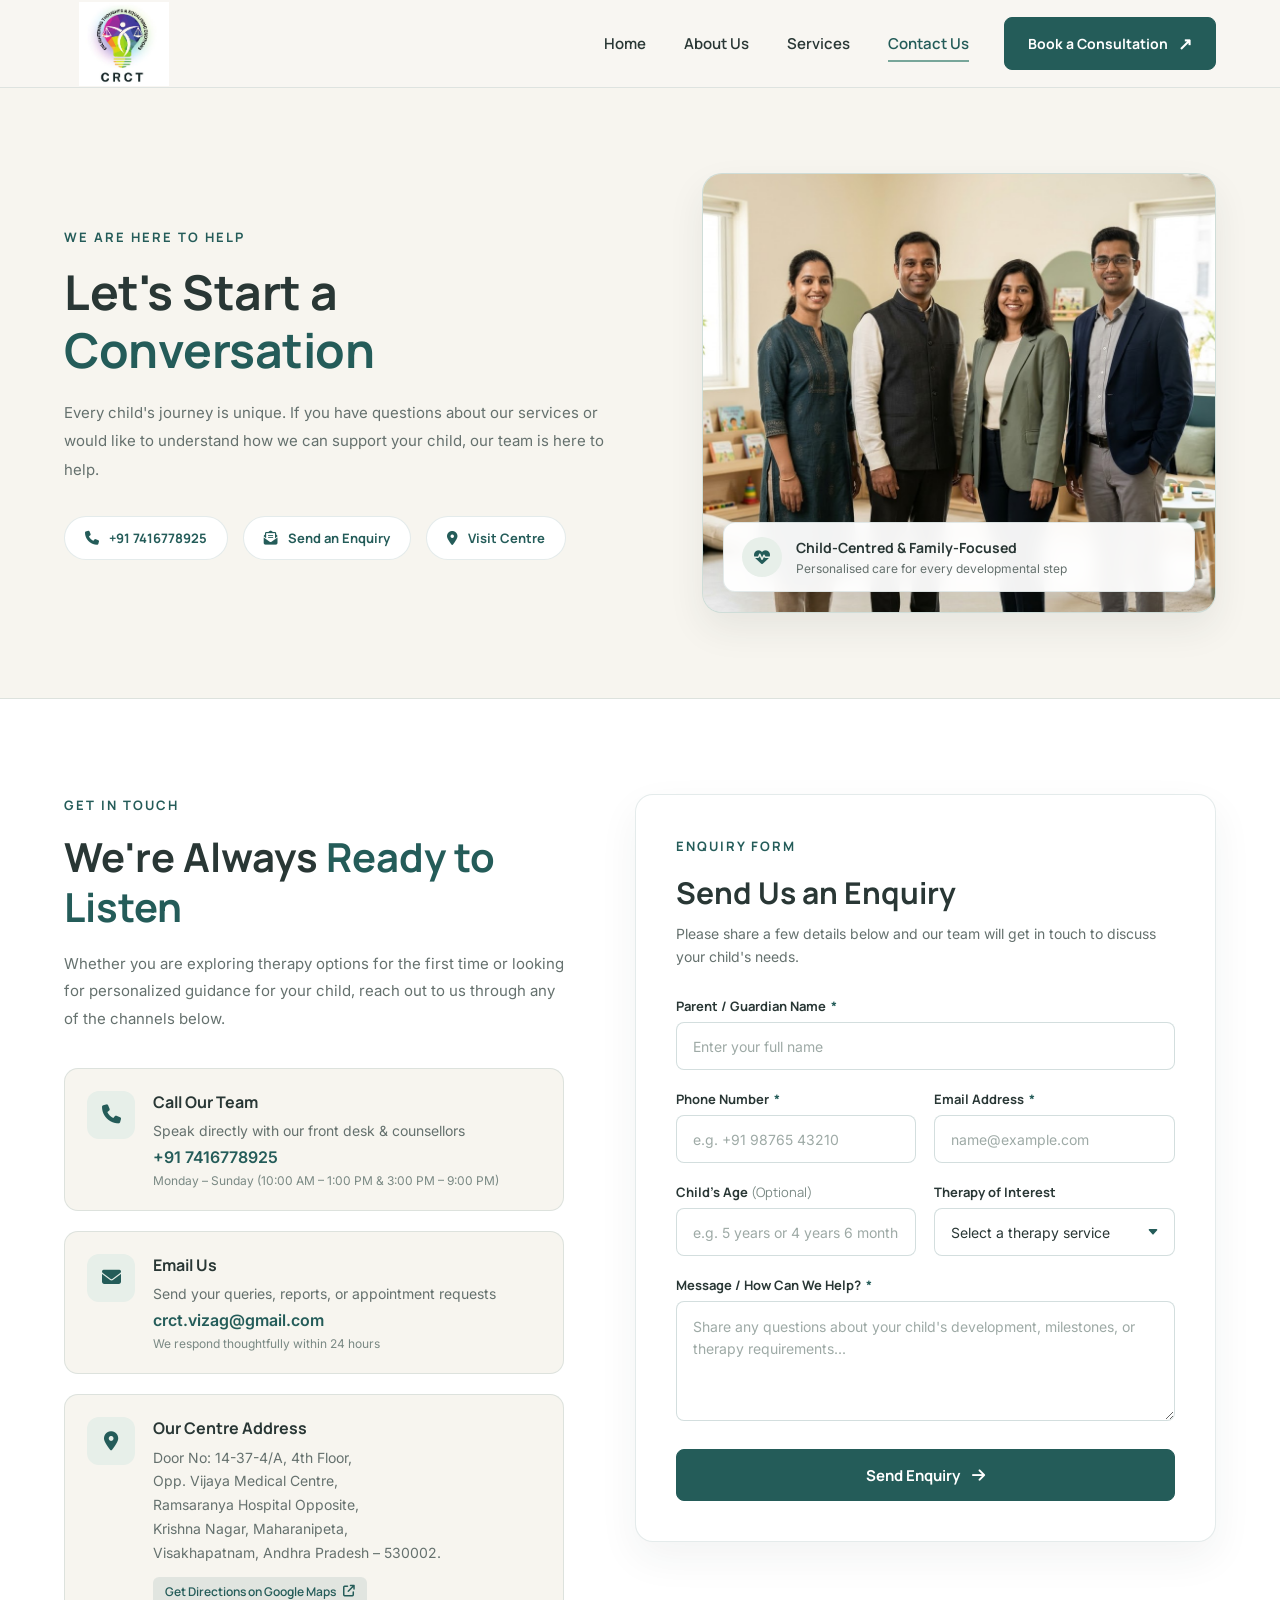
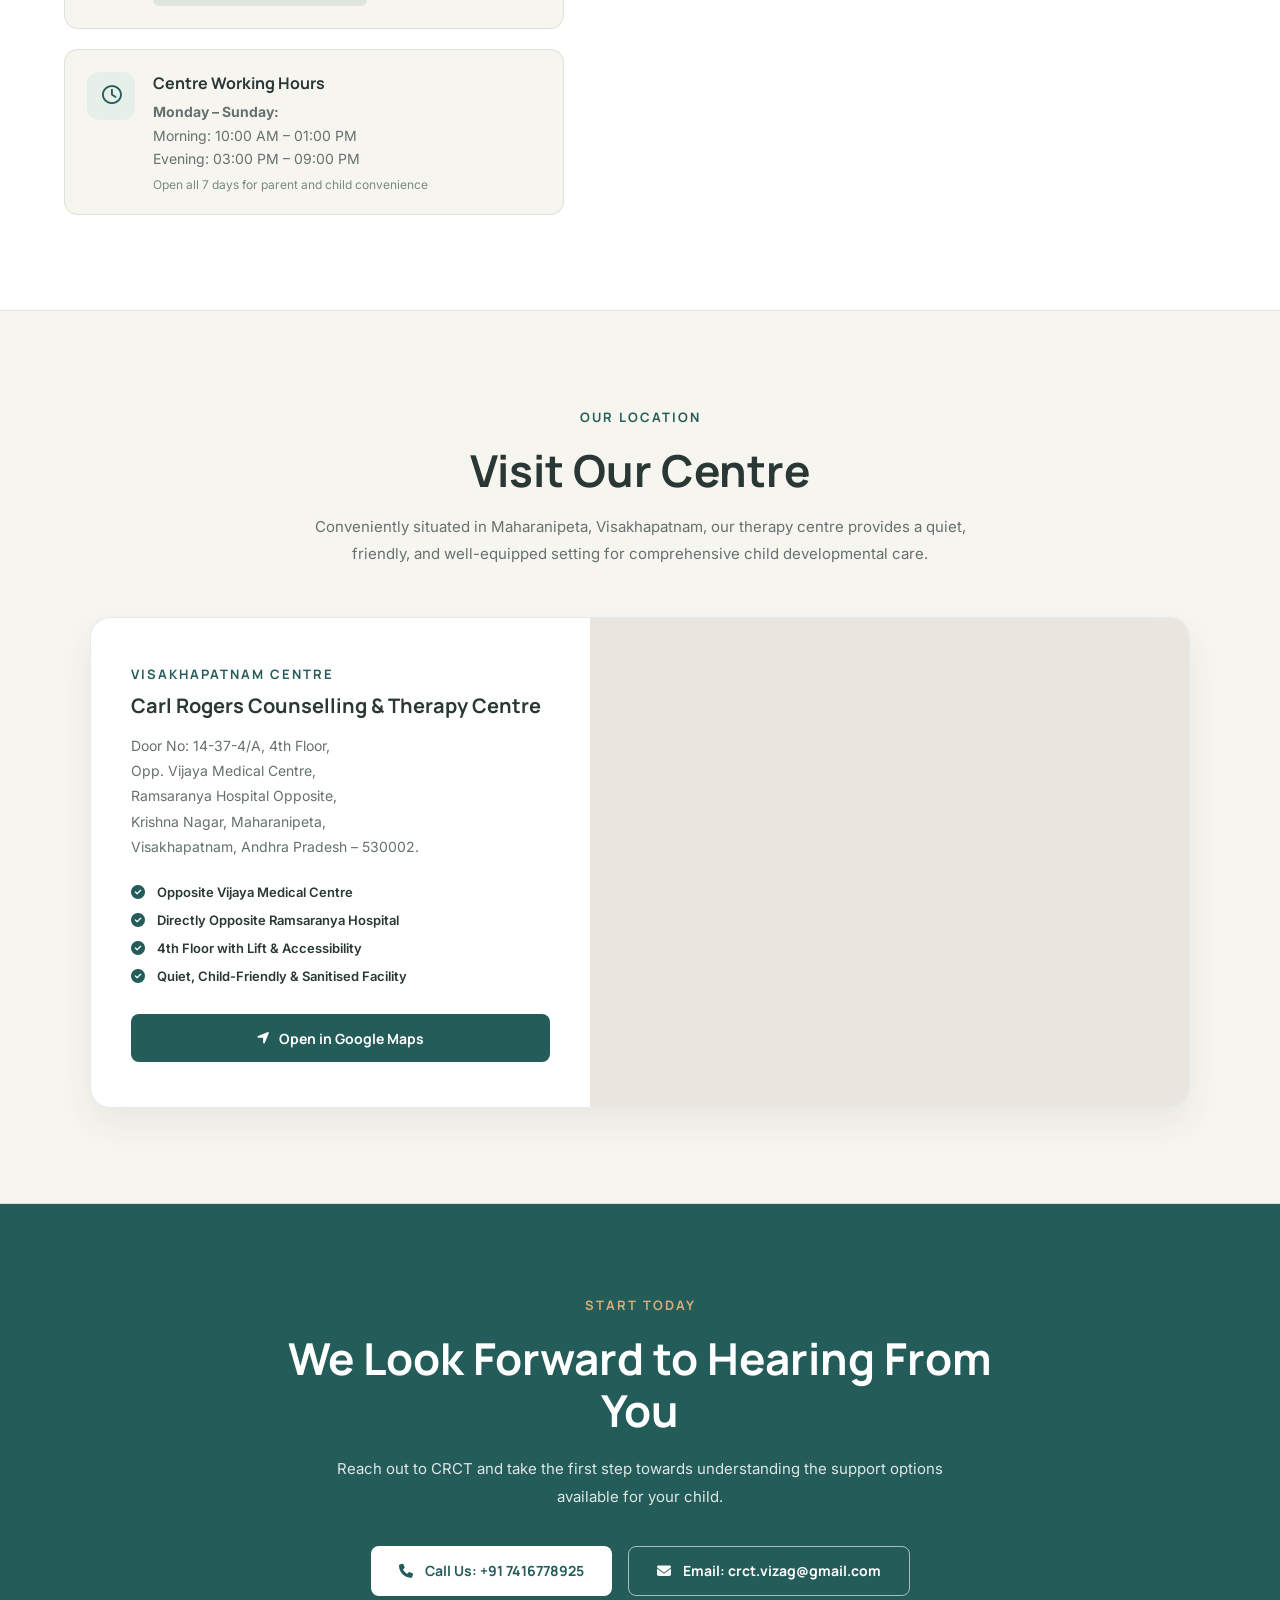
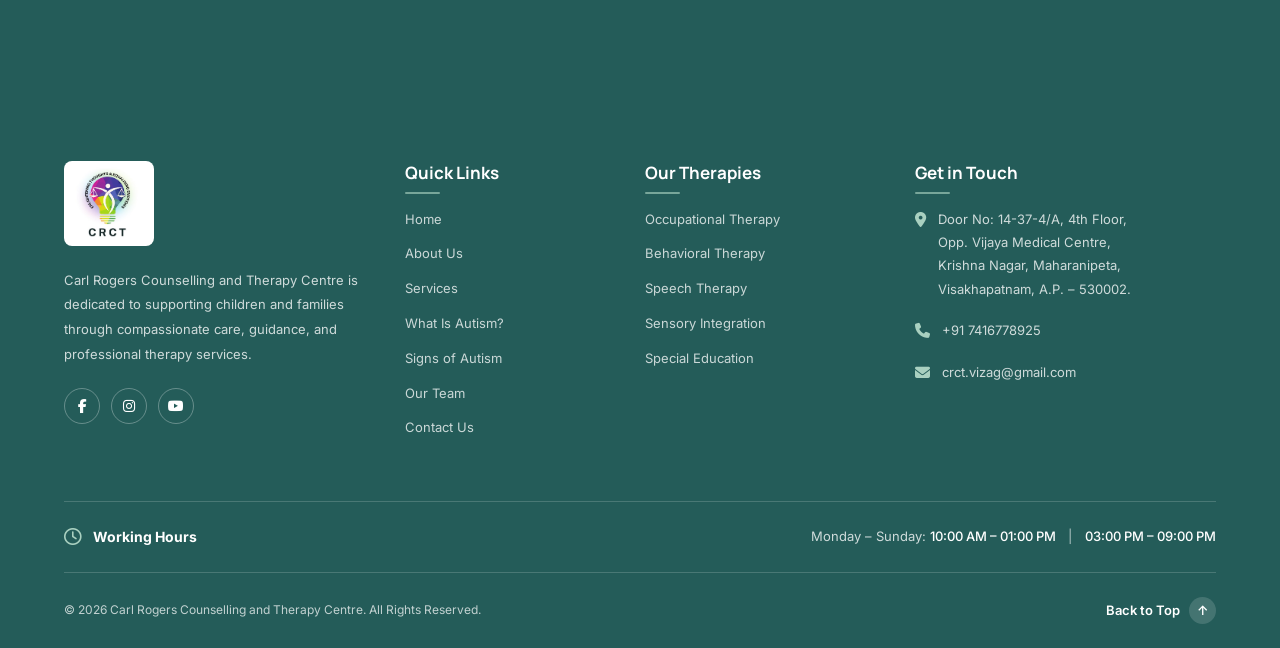
<file: contact.html>
<!DOCTYPE html>
<html lang="en">

<head>
  <meta charset="UTF-8">
  <meta name="viewport" content="width=device-width, initial-scale=1.0">

  <title>Contact Us | Carl Rogers Counselling and Therapy Centre (CRCT)</title>

  <meta name="description"
    content="Get in touch with Carl Rogers Counselling and Therapy Centre (CRCT) in Maharanipeta, Visakhapatnam. Connect with our compassionate team for child counselling, therapy, and developmental support.">

  <link rel="icon" type="image/png" href="assets/logo/crct-logo.png">

  <!-- Google Fonts: Manrope & Inter -->
  <link rel="preconnect" href="https://fonts.googleapis.com">
  <link rel="preconnect" href="https://fonts.gstatic.com" crossorigin>
  <link
    href="https://fonts.googleapis.com/css2?family=Inter:wght@400;500;600;700&family=Manrope:wght@400;500;600;700;800&display=swap"
    rel="stylesheet">

  <!-- FontAwesome Icons -->
  <link rel="stylesheet" href="https://cdnjs.cloudflare.com/ajax/libs/font-awesome/6.5.2/css/all.min.css">

  <!-- Global stylesheets -->
  <link rel="stylesheet" href="css/style.css">
  <link rel="stylesheet" href="css/responsive.css">
  <!-- Contact page stylesheet -->
  <link rel="stylesheet" href="css/contact.css">
</head>

<body>

  <!-- ================= CRCT NAVBAR ================= -->
  <header class="crct-header" id="crctHeader">
    <nav class="crct-navbar container" aria-label="Main navigation">
      <!-- Logo -->
      <a href="index.html" class="crct-logo" aria-label="CRCT Home">
        <img src="assets/logo/crct-logo.png" alt="Carl Rogers Counselling and Therapy Centre">
      </a>

      <!-- Desktop Navigation -->
      <ul class="nav-menu" id="navMenu">
        <li>
          <a href="index.html" class="nav-link">Home</a>
        </li>
        <li>
          <a href="about.html" class="nav-link">About Us</a>
        </li>
        <li>
          <a href="services.html" class="nav-link">Services</a>
        </li>
        <li>
          <a href="contact.html" class="nav-link active" aria-current="page">Contact Us</a>
        </li>

        <!-- Mobile CTA -->
        <li class="mobile-cta">
          <a href="#enquiry-form" class="nav-cta">
            Book a Consultation
            <span aria-hidden="true">↗</span>
          </a>
        </li>
      </ul>

      <!-- Desktop CTA -->
      <a href="#enquiry-form" class="nav-cta desktop-cta">
        Book a Consultation
        <span aria-hidden="true">↗</span>
      </a>

      <!-- Mobile Menu Button -->
      <button class="menu-toggle" id="menuToggle" type="button" aria-label="Open navigation menu"
        aria-expanded="false" aria-controls="navMenu">
        <span></span>
        <span></span>
        <span></span>
      </button>
    </nav>
  </header>

  <main class="contact-page">

    <!-- ================= 1. CONTACT HERO SECTION ================= -->
    <section class="contact-hero" aria-labelledby="contact-hero-title">
      <div class="container contact-hero__grid">

        <!-- Text Content -->
        <div class="contact-hero__content">
          <span class="contact-eyebrow">WE ARE HERE TO HELP</span>
          <h1 id="contact-hero-title">
            Let's Start a
            <span>Conversation</span>
          </h1>
          <p>
            Every child's journey is unique. If you have questions about our services or would like to
            understand how we can support your child, our team is here to help.
          </p>

          <div class="contact-hero__pills">
            <a href="tel:+917416778925" class="contact-pill-link">
              <i class="fa-solid fa-phone" aria-hidden="true"></i>
              <span>+91 7416778925</span>
            </a>
            <a href="#enquiry-form" class="contact-pill-link">
              <i class="fa-solid fa-envelope-open-text" aria-hidden="true"></i>
              <span>Send an Enquiry</span>
            </a>
            <a href="#centre-location" class="contact-pill-link">
              <i class="fa-solid fa-location-dot" aria-hidden="true"></i>
              <span>Visit Centre</span>
            </a>
          </div>
        </div>

        <!-- Image Content -->
        <div class="contact-hero__visual">
          <div class="contact-hero__image-wrapper">
            <img src="assets/images/crct-team.jpg"
              alt="Indian parent speaking with a therapist in a calm, welcoming therapy centre"
              loading="eager" fetchpriority="high">

            <div class="contact-hero__badge">
              <div class="contact-badge__icon" aria-hidden="true">
                <i class="fa-solid fa-heart-pulse"></i>
              </div>
              <div class="contact-badge__text">
                <strong>Child-Centred &amp; Family-Focused</strong>
                <span>Personalised care for every developmental step</span>
              </div>
            </div>
          </div>
        </div>

      </div>
    </section>


    <!-- ================= 2. CONTACT INFORMATION & ENQUIRY FORM ================= -->
    <section class="contact-main-section" id="contact-section">
      <div class="container contact-main__grid">

        <!-- Left: Verified Contact Information -->
        <div class="contact-info-block">
          <span class="contact-eyebrow">GET IN TOUCH</span>
          <h2>
            We're Always
            <span>Ready to Listen</span>
          </h2>
          <p>
            Whether you are exploring therapy options for the first time or looking for personalized guidance for your
            child, reach out to us through any of the channels below.
          </p>

          <div class="contact-cards-list">

            <!-- Phone Card -->
            <div class="contact-card-item">
              <div class="contact-card-item__icon" aria-hidden="true">
                <i class="fa-solid fa-phone"></i>
              </div>
              <div class="contact-card-item__details">
                <h3>Call Our Team</h3>
                <p>Speak directly with our front desk &amp; counsellors</p>
                <a href="tel:+917416778925" aria-label="Call CRCT at +91 7416778925">+91 7416778925</a>
                <span class="contact-card-item__note">Monday – Sunday (10:00 AM – 1:00 PM &amp; 3:00 PM – 9:00 PM)</span>
              </div>
            </div>

            <!-- Email Card -->
            <div class="contact-card-item">
              <div class="contact-card-item__icon" aria-hidden="true">
                <i class="fa-solid fa-envelope"></i>
              </div>
              <div class="contact-card-item__details">
                <h3>Email Us</h3>
                <p>Send your queries, reports, or appointment requests</p>
                <a href="mailto:crct.vizag@gmail.com" aria-label="Email CRCT at crct.vizag@gmail.com">crct.vizag@gmail.com</a>
                <span class="contact-card-item__note">We respond thoughtfully within 24 hours</span>
              </div>
            </div>

            <!-- Address Card -->
            <div class="contact-card-item">
              <div class="contact-card-item__icon" aria-hidden="true">
                <i class="fa-solid fa-location-dot"></i>
              </div>
              <div class="contact-card-item__details">
                <h3>Our Centre Address</h3>
                <address>
                  Door No: 14-37-4/A, 4th Floor,<br>
                  Opp. Vijaya Medical Centre,<br>
                  Ramsaranya Hospital Opposite,<br>
                  Krishna Nagar, Maharanipeta,<br>
                  Visakhapatnam, Andhra Pradesh – 530002.
                </address>
                <a href="https://www.google.com/maps/search/?api=1&query=Door+No+14-37-4%2FA+Opp+Vijaya+Medical+Centre+Maharanipeta+Visakhapatnam+530002"
                  target="_blank" rel="noopener noreferrer" class="contact-directions-btn">
                  <span>Get Directions on Google Maps</span>
                  <i class="fa-solid fa-arrow-up-right-from-square" aria-hidden="true"></i>
                </a>
              </div>
            </div>

            <!-- Working Hours Card -->
            <div class="contact-card-item">
              <div class="contact-card-item__icon" aria-hidden="true">
                <i class="fa-regular fa-clock"></i>
              </div>
              <div class="contact-card-item__details">
                <h3>Centre Working Hours</h3>
                <p>
                  <strong>Monday – Sunday:</strong><br>
                  Morning: 10:00 AM – 01:00 PM<br>
                  Evening: 03:00 PM – 09:00 PM
                </p>
                <span class="contact-card-item__note">Open all 7 days for parent and child convenience</span>
              </div>
            </div>

          </div>
        </div>

        <!-- Right: Contact / Enquiry Form -->
        <div class="contact-form-container" id="enquiry-form">
          <div class="contact-form__header">
            <span class="contact-eyebrow">ENQUIRY FORM</span>
            <h2>Send Us an Enquiry</h2>
            <p>
              Please share a few details below and our team will get in touch to discuss your child's needs.
            </p>
          </div>

          <!-- Status Notification Banner -->
          <div id="formStatusBanner" class="form-status-banner" role="status" aria-live="polite"></div>

          <form id="crctEnquiryForm" class="contact-form" novalidate>

            <!-- Parent Name -->
            <div class="form-group">
              <label for="parentName">
                Parent / Guardian Name <span class="required-star" aria-hidden="true">*</span>
              </label>
              <input type="text" id="parentName" name="parentName" class="form-control"
                placeholder="Enter your full name" required autocomplete="name"
                aria-describedby="nameError">
              <span id="nameError" class="form-error-msg" role="alert"></span>
            </div>

            <!-- Row: Phone & Email -->
            <div class="form-row">
              <!-- Phone Number -->
              <div class="form-group">
                <label for="phoneNumber">
                  Phone Number <span class="required-star" aria-hidden="true">*</span>
                </label>
                <input type="tel" id="phoneNumber" name="phoneNumber" class="form-control"
                  placeholder="e.g. +91 98765 43210" required autocomplete="tel"
                  aria-describedby="phoneError">
                <span id="phoneError" class="form-error-msg" role="alert"></span>
              </div>

              <!-- Email Address -->
              <div class="form-group">
                <label for="emailAddress">
                  Email Address <span class="required-star" aria-hidden="true">*</span>
                </label>
                <input type="email" id="emailAddress" name="emailAddress" class="form-control"
                  placeholder="name@example.com" required autocomplete="email"
                  aria-describedby="emailError">
                <span id="emailError" class="form-error-msg" role="alert"></span>
              </div>
            </div>

            <!-- Row: Child Age & Therapy Dropdown -->
            <div class="form-row">
              <!-- Child's Age -->
              <div class="form-group">
                <label for="childAge">
                  Child's Age <span style="font-weight: 400; color: #7A8984;">(Optional)</span>
                </label>
                <input type="text" id="childAge" name="childAge" class="form-control"
                  placeholder="e.g. 5 years or 4 years 6 months">
              </div>

              <!-- Therapy of Interest -->
              <div class="form-group">
                <label for="therapyInterest">Therapy of Interest</label>
                <select id="therapyInterest" name="therapyInterest" class="form-control">
                  <option value="" disabled selected>Select a therapy service</option>
                  <option value="Occupational Therapy">Occupational Therapy</option>
                  <option value="Behavioral Therapy">Behavioral Therapy</option>
                  <option value="Speech Therapy">Speech Therapy</option>
                  <option value="Sensory Integration Therapy">Sensory Integration Therapy</option>
                  <option value="Special Education">Special Education</option>
                  <option value="Not Sure / Need Guidance">Not Sure / Need Guidance</option>
                </select>
              </div>
            </div>

            <!-- Message -->
            <div class="form-group">
              <label for="enquiryMessage">
                Message / How Can We Help? <span class="required-star" aria-hidden="true">*</span>
              </label>
              <textarea id="enquiryMessage" name="enquiryMessage" class="form-control"
                placeholder="Share any questions about your child's development, milestones, or therapy requirements..."
                required aria-describedby="messageError"></textarea>
              <span id="messageError" class="form-error-msg" role="alert"></span>
            </div>

            <!-- Submit Button -->
            <button type="submit" id="enquirySubmitBtn" class="contact-submit-btn">
              <span>Send Enquiry</span>
              <i class="fa-solid fa-arrow-right" aria-hidden="true"></i>
            </button>

          </form>
        </div>

      </div>
    </section>


    <!-- ================= 3. FIND OUR CENTRE (LOCATION & MAP) ================= -->
    <section class="contact-location-section" id="centre-location">
      <div class="container">

        <div class="contact-location__heading">
          <span class="contact-eyebrow">OUR LOCATION</span>
          <h2>Visit Our Centre</h2>
          <p>
            Conveniently situated in Maharanipeta, Visakhapatnam, our therapy centre provides a quiet, friendly,
            and well-equipped setting for comprehensive child developmental care.
          </p>
        </div>

        <div class="contact-location__card">

          <!-- Landmark & Location Details -->
          <div class="contact-location__info">
            <div>
              <span class="contact-eyebrow" style="margin-bottom: 8px;">VISAKHAPATNAM CENTRE</span>
              <h3>Carl Rogers Counselling &amp; Therapy Centre</h3>

              <address class="location-address">
                Door No: 14-37-4/A, 4th Floor,<br>
                Opp. Vijaya Medical Centre,<br>
                Ramsaranya Hospital Opposite,<br>
                Krishna Nagar, Maharanipeta,<br>
                Visakhapatnam, Andhra Pradesh – 530002.
              </address>

              <ul class="location-landmarks" aria-label="Key Landmarks">
                <li>
                  <i class="fa-solid fa-circle-check" aria-hidden="true"></i>
                  <span>Opposite Vijaya Medical Centre</span>
                </li>
                <li>
                  <i class="fa-solid fa-circle-check" aria-hidden="true"></i>
                  <span>Directly Opposite Ramsaranya Hospital</span>
                </li>
                <li>
                  <i class="fa-solid fa-circle-check" aria-hidden="true"></i>
                  <span>4th Floor with Lift &amp; Accessibility</span>
                </li>
                <li>
                  <i class="fa-solid fa-circle-check" aria-hidden="true"></i>
                  <span>Quiet, Child-Friendly &amp; Sanitised Facility</span>
                </li>
              </ul>
            </div>

            <div class="location-actions">
              <a href="https://www.google.com/maps/search/?api=1&query=Door+No+14-37-4%2FA+Opp+Vijaya+Medical+Centre+Maharanipeta+Visakhapatnam+530002"
                target="_blank" rel="noopener noreferrer" class="location-btn-primary">
                <i class="fa-solid fa-location-arrow" aria-hidden="true"></i>
                <span>Open in Google Maps</span>
              </a>
            </div>
          </div>

          <!-- Embedded Verified Google Map -->
          <div class="contact-location__map">
            <iframe
              title="CRCT Location Map in Maharanipeta Visakhapatnam"
              src="https://maps.google.com/maps?q=Vijaya+Medical+Centre+Maharanipeta+Visakhapatnam+530002&t=&z=16&ie=UTF8&iwloc=&output=embed"
              loading="lazy"
              allowfullscreen
              referrerpolicy="no-referrer-when-downgrade">
            </iframe>
          </div>

        </div>

      </div>
    </section>


    <!-- ================= 4. FINAL CTA ================= -->
    <section class="contact-final-cta">
      <div class="container contact-final-cta__inner">
        <span class="contact-eyebrow">START TODAY</span>
        <h2>We Look Forward to Hearing From You</h2>
        <p>
          Reach out to CRCT and take the first step towards understanding the support options available for your child.
        </p>

        <div class="contact-final-cta__actions">
          <a href="tel:+917416778925" class="contact-cta-btn contact-cta-btn--light">
            <i class="fa-solid fa-phone" aria-hidden="true"></i>
            <span>Call Us: +91 7416778925</span>
          </a>
          <a href="mailto:crct.vizag@gmail.com" class="contact-cta-btn contact-cta-btn--outline">
            <i class="fa-solid fa-envelope" aria-hidden="true"></i>
            <span>Email: crct.vizag@gmail.com</span>
          </a>
        </div>
      </div>
    </section>

  </main>


  <!-- ================= CRCT WEBSITE FOOTER ================= -->
  <footer class="crct-footer" id="contact">
    <div class="container">
      <div class="footer-main">

        <!-- Brand Information -->
        <div class="footer-brand">
          <a href="index.html" class="footer-logo" aria-label="CRCT Home">
            <img src="assets/logo/crct-logo.png" alt="Carl Rogers Counselling and Therapy Centre">
          </a>
          <p>
            Carl Rogers Counselling and Therapy Centre is dedicated
            to supporting children and families through compassionate
            care, guidance, and professional therapy services.
          </p>
          <div class="footer-socials">
            <a href="#" aria-label="Facebook">
              <i class="fa-brands fa-facebook-f"></i>
            </a>
            <a href="#" aria-label="Instagram">
              <i class="fa-brands fa-instagram"></i>
            </a>
            <a href="#" aria-label="YouTube">
              <i class="fa-brands fa-youtube"></i>
            </a>
          </div>
        </div>

        <!-- Quick Links -->
        <div class="footer-column">
          <h3>Quick Links</h3>
          <ul>
            <li><a href="index.html">Home</a></li>
            <li><a href="about.html">About Us</a></li>
            <li><a href="services.html">Services</a></li>
            <li><a href="index.html#autism">What Is Autism?</a></li>
            <li><a href="index.html#autism-signs">Signs of Autism</a></li>
            <li><a href="index.html#team">Our Team</a></li>
            <li><a href="contact.html">Contact Us</a></li>
          </ul>
        </div>

        <!-- Therapies -->
        <div class="footer-column">
          <h3>Our Therapies</h3>
          <ul>
            <li><a href="occupational-therapy.html">Occupational Therapy</a></li>
            <li><a href="behavioral-therapy.html">Behavioral Therapy</a></li>
            <li><a href="speech-therapy.html">Speech Therapy</a></li>
            <li><a href="sensory-integration-therapy.html">Sensory Integration</a></li>
            <li><a href="special-education.html">Special Education</a></li>
          </ul>
        </div>

        <!-- Contact Information -->
        <div class="footer-column footer-contact">
          <h3>Get in Touch</h3>
          <div class="footer-contact-item">
            <i class="fa-solid fa-location-dot"></i>
            <p>
              Door No: 14-37-4/A, 4th Floor,<br>
              Opp. Vijaya Medical Centre,<br>
              Krishna Nagar, Maharanipeta,<br>
              Visakhapatnam, A.P. – 530002.
            </p>
          </div>
          <div class="footer-contact-item">
            <i class="fa-solid fa-phone"></i>
            <a href="tel:+917416778925">+91 7416778925</a>
          </div>
          <div class="footer-contact-item">
            <i class="fa-solid fa-envelope"></i>
            <a href="mailto:crct.vizag@gmail.com">crct.vizag@gmail.com</a>
          </div>
        </div>

      </div>

      <!-- Working Hours -->
      <div class="footer-hours">
        <div>
          <i class="fa-regular fa-clock"></i>
          <strong>Working Hours</strong>
        </div>
        <p>
          Monday – Sunday:
          <span>10:00 AM – 01:00 PM</span>
          <span class="footer-hours-separator">|</span>
          <span>03:00 PM – 09:00 PM</span>
        </p>
      </div>

      <!-- Bottom Footer -->
      <div class="footer-bottom">
        <p>
          © <span id="footer-year" class="footer-year">2026</span>
          Carl Rogers Counselling and Therapy Centre.
          All Rights Reserved.
        </p>
        <a href="#crctHeader" class="footer-back-top" aria-label="Back to Top">
          Back to Top <span>↑</span>
        </a>
      </div>
    </div>
  </footer>

  <!-- Global Scripts -->
  <script src="js/navigation.js"></script>
  <script src="js/contact.js"></script>
  <script src="js/main.js"></script>

</body>

</html>
</file>
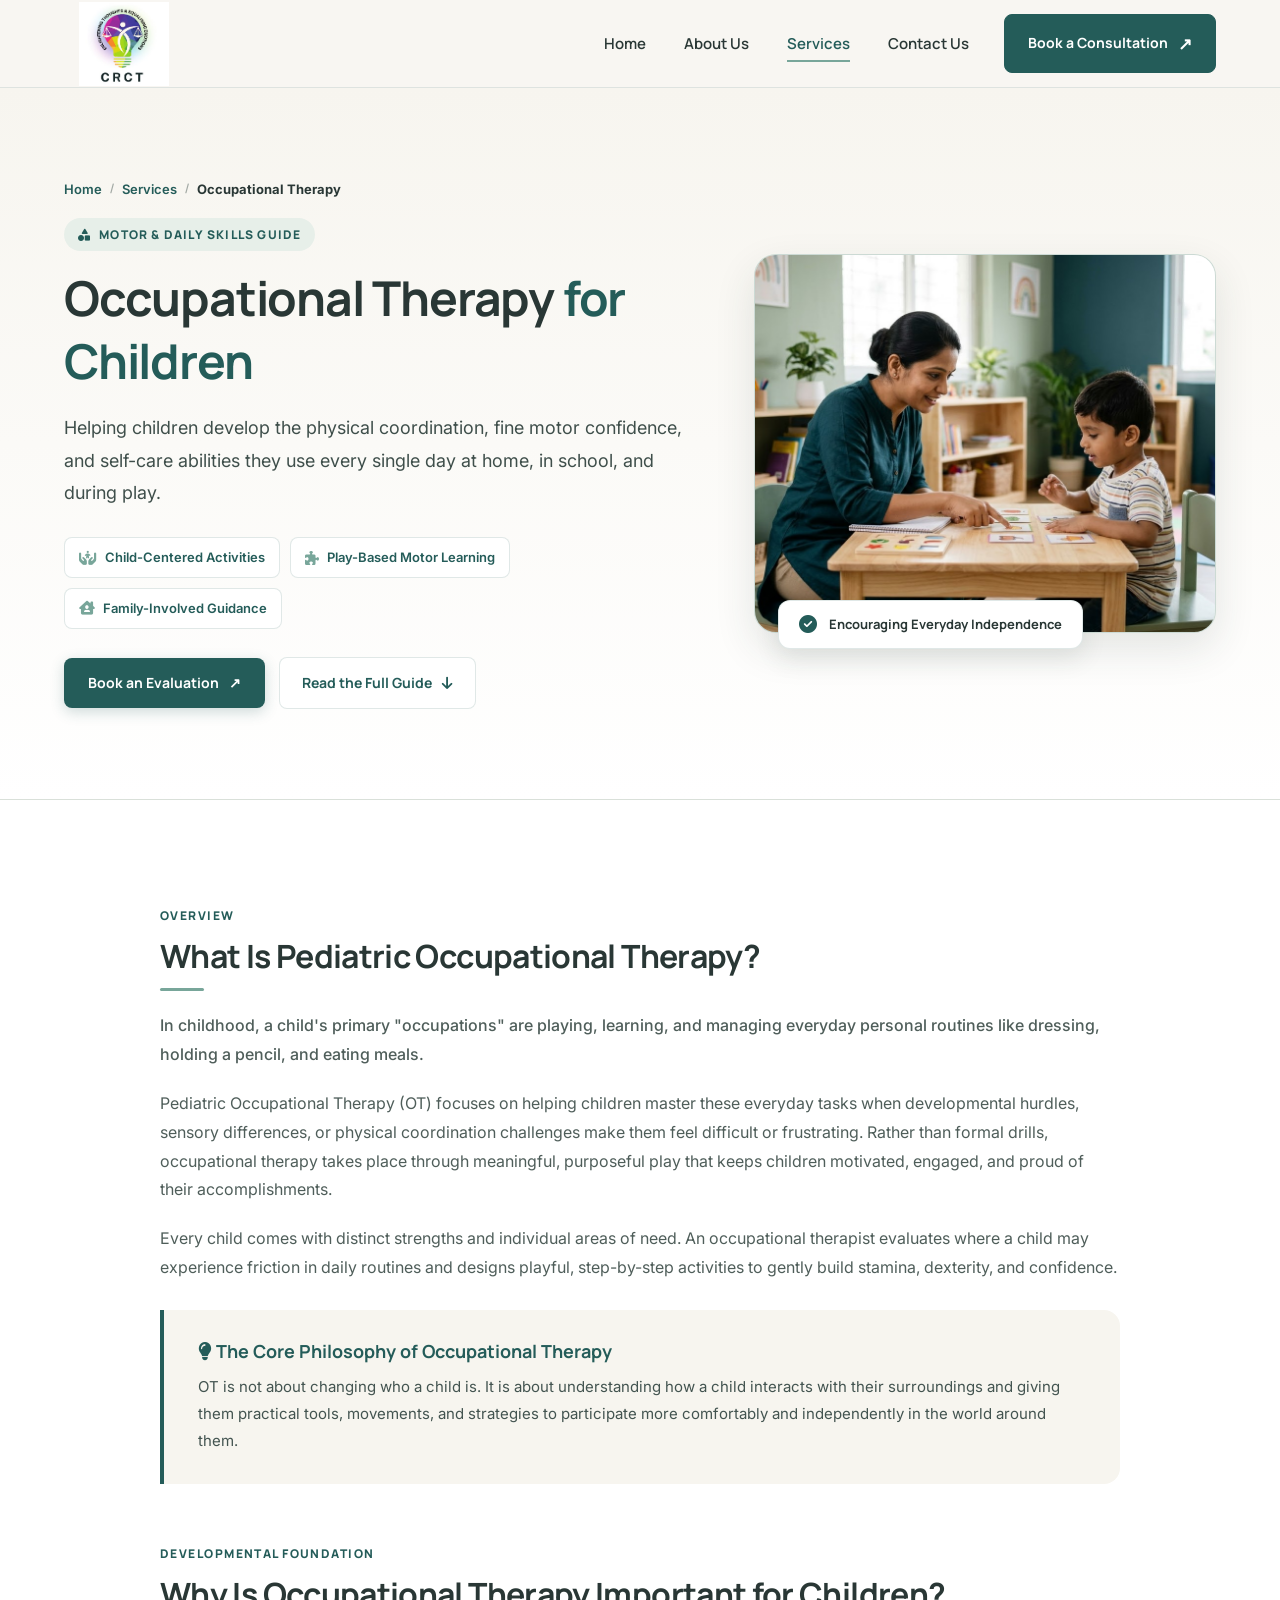
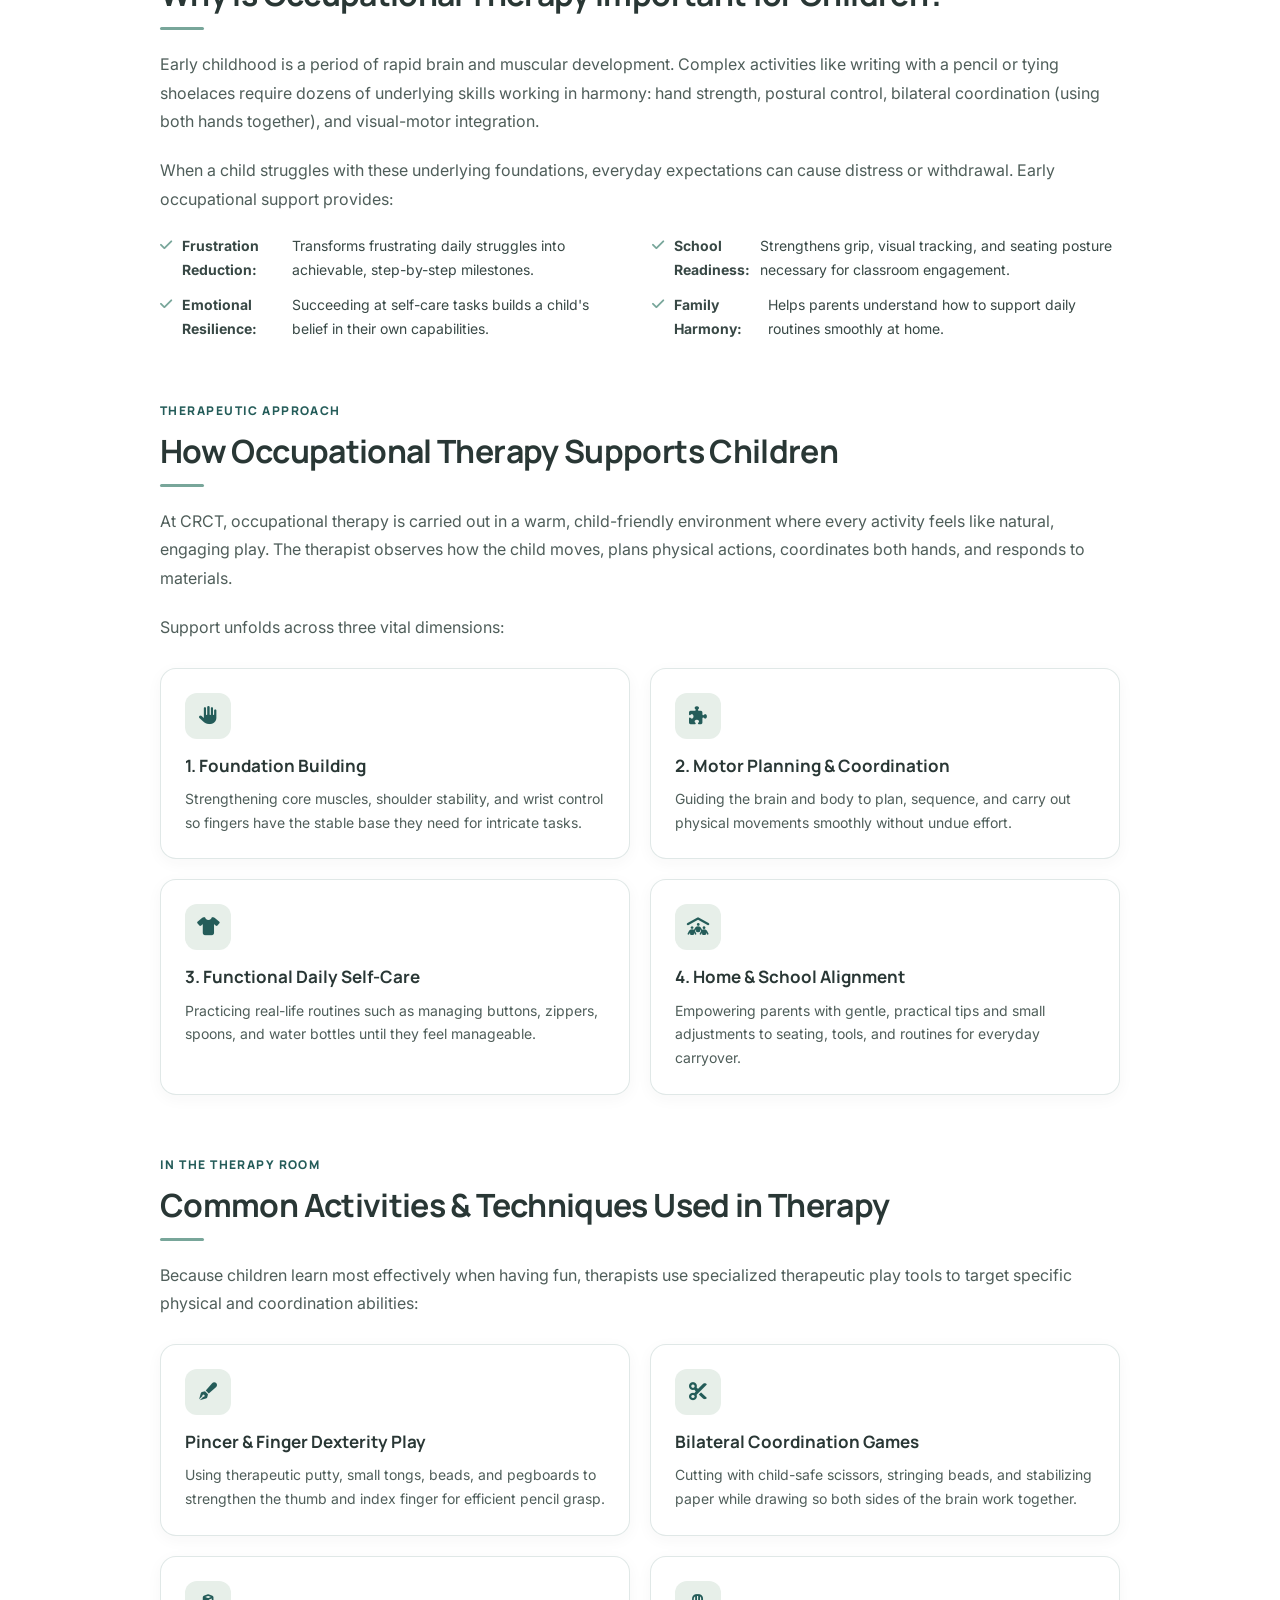
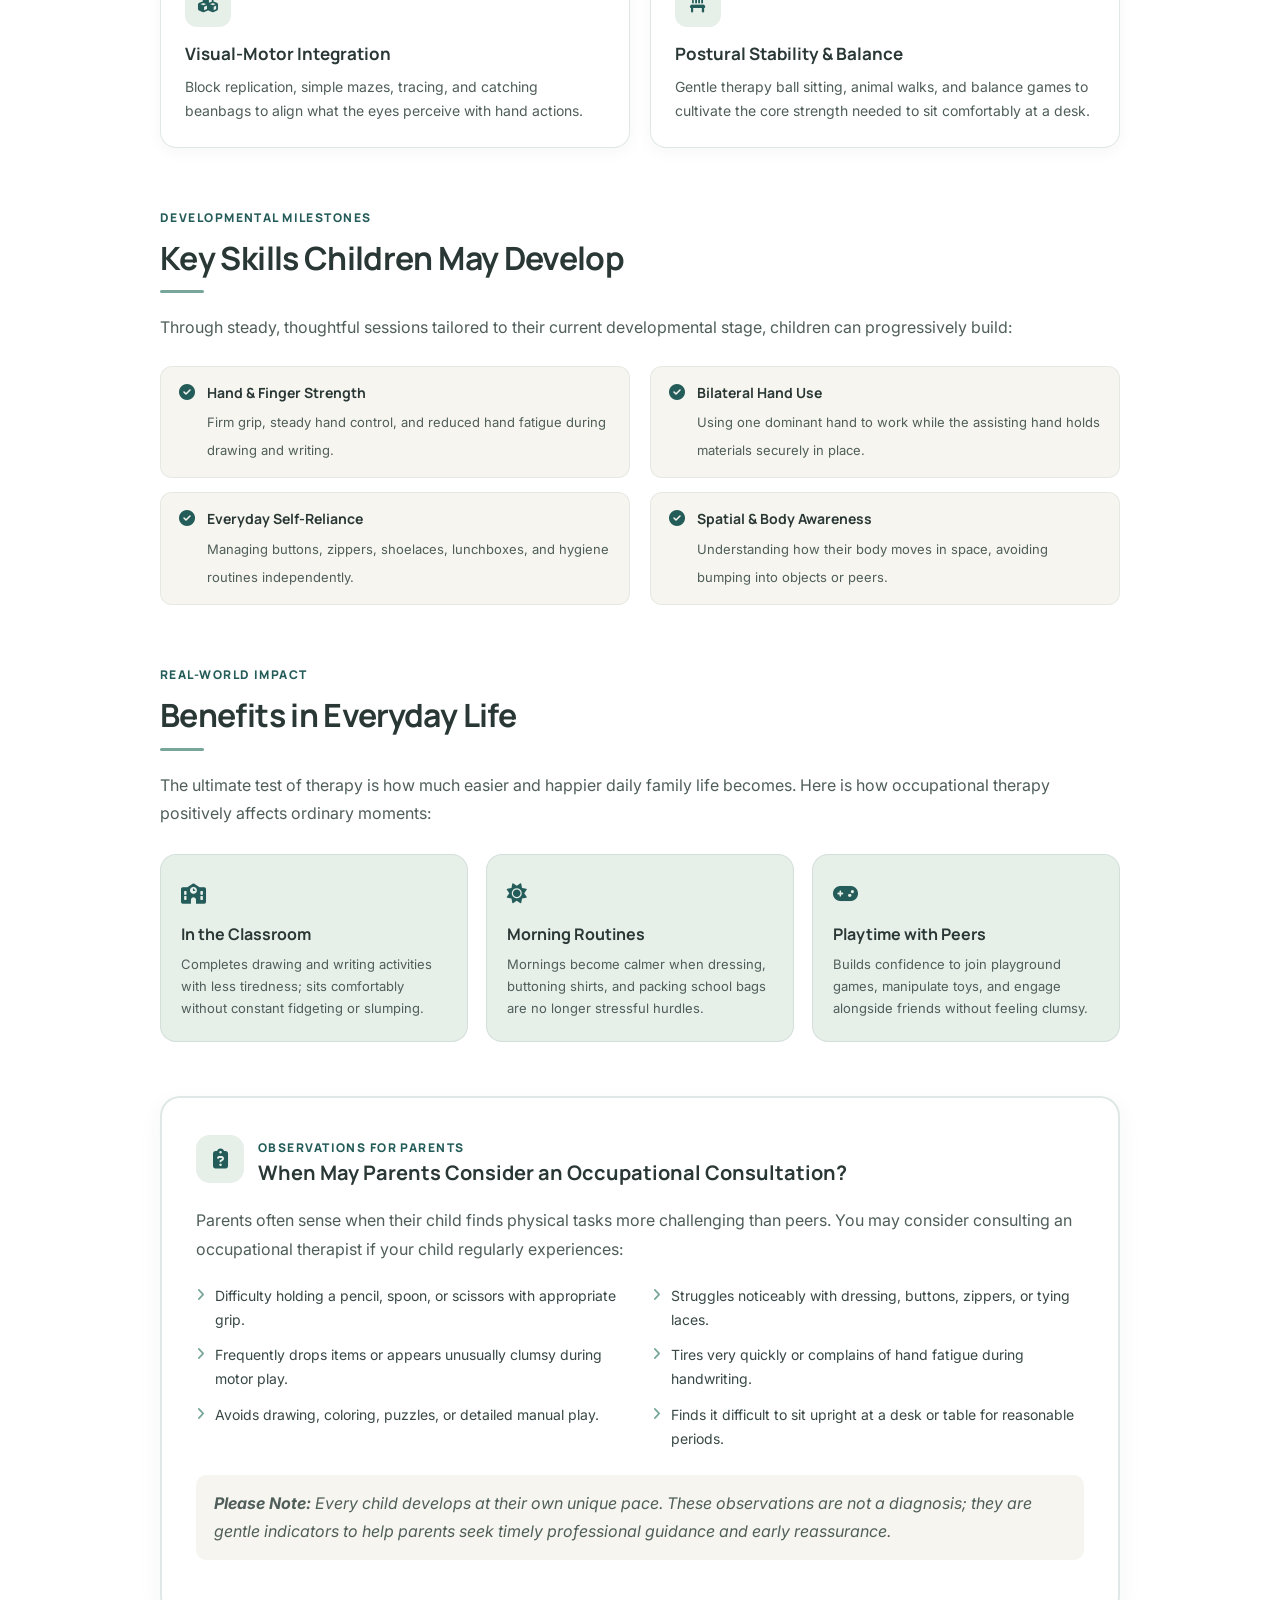
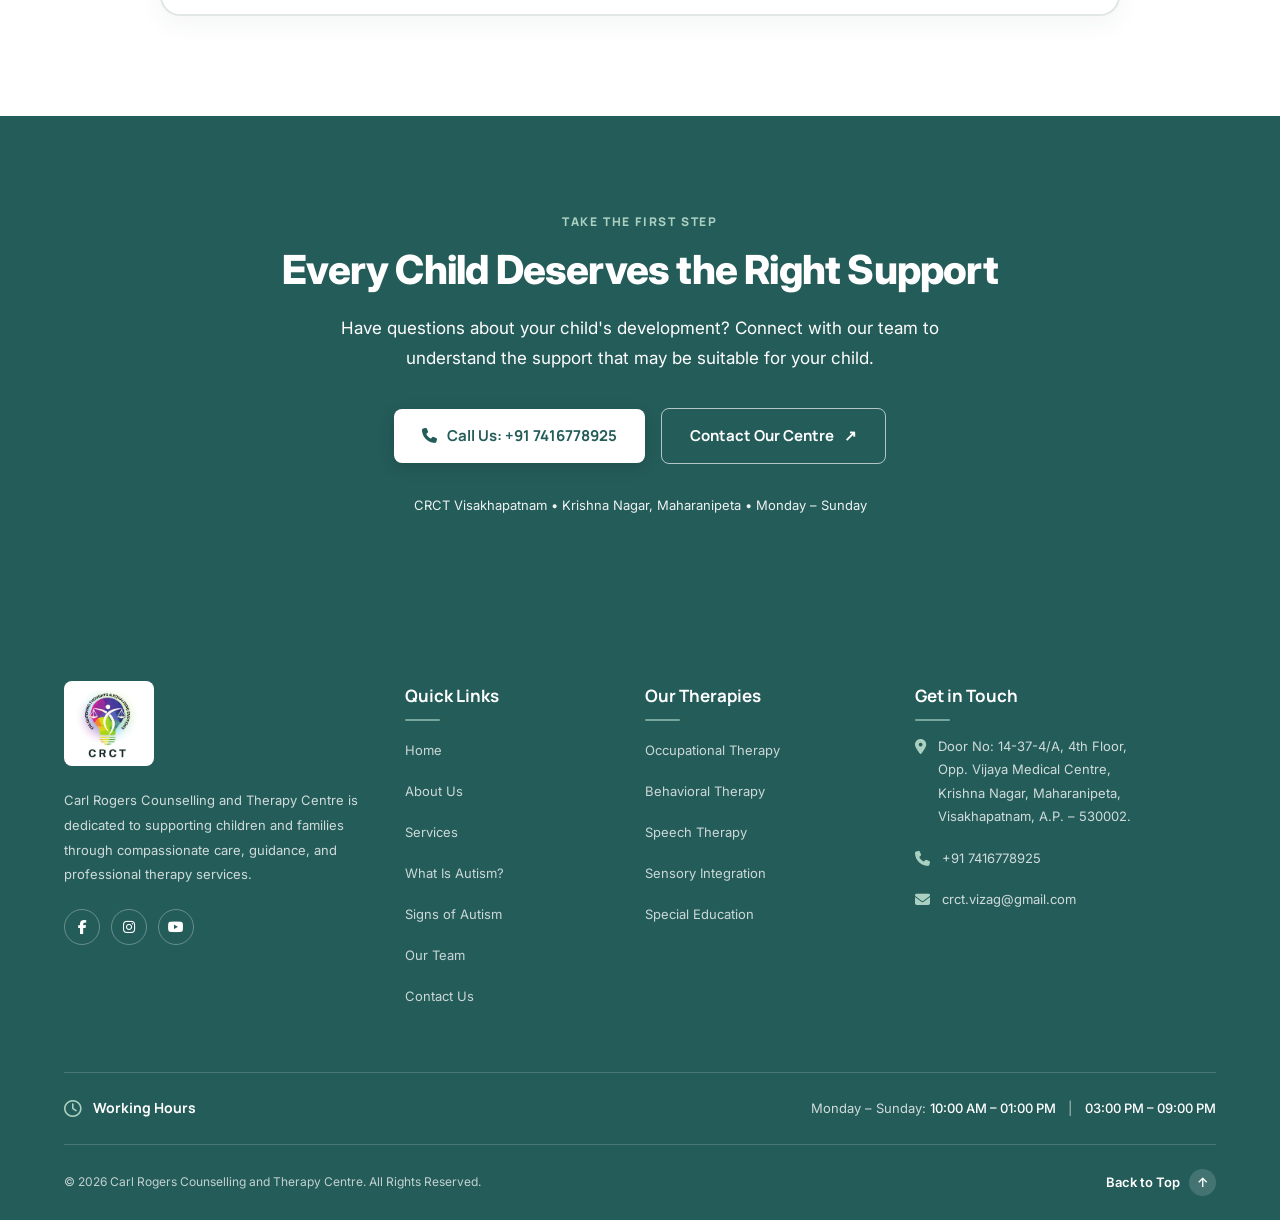
<file: occupational-therapy.html>
<!DOCTYPE html>
<html lang="en">

<head>
  <meta charset="UTF-8">
  <meta name="viewport" content="width=device-width, initial-scale=1.0">
  <meta name="description"
    content="Comprehensive guide to Occupational Therapy for children at Carl Rogers Counselling and Therapy Centre (CRCT). Learn how occupational therapy supports motor skills, self-care, and everyday independence.">
  <title>Occupational Therapy for Children | CRCT</title>
  <link rel="icon" type="image/png" href="assets/logo/crct-logo.png">

  <!-- Typography & Icons -->
  <link rel="preconnect" href="https://fonts.googleapis.com">
  <link rel="preconnect" href="https://fonts.gstatic.com" crossorigin>
  <link
    href="https://fonts.googleapis.com/css2?family=Inter:wght@400;500;600;700&family=Manrope:wght@400;500;600;700;800&display=swap"
    rel="stylesheet">
  <link rel="stylesheet" href="https://cdnjs.cloudflare.com/ajax/libs/font-awesome/6.5.2/css/all.min.css">

  <!-- Stylesheets -->
  <link rel="stylesheet" href="css/style.css">
  <link rel="stylesheet" href="css/responsive.css">
  <link rel="stylesheet" href="css/therapy-detail.css">
</head>

<body class="therapy-page" id="page-top">

  <!-- =====================================
       1. COMMON NAVBAR
  ===================================== -->
  <header class="crct-header" id="crctHeader">
    <nav class="crct-navbar container" aria-label="Main navigation">
      <a href="index.html" class="crct-logo" aria-label="CRCT Home">
        <img src="assets/logo/crct-logo.png" alt="Carl Rogers Counselling and Therapy Centre">
      </a>

      <ul class="nav-menu" id="navMenu">
        <li><a href="index.html" class="nav-link">Home</a></li>
        <li><a href="about.html" class="nav-link">About Us</a></li>
        <li><a href="services.html" class="nav-link active" aria-current="page">Services</a></li>
        <li><a href="contact.html" class="nav-link">Contact Us</a></li>
        <li class="mobile-cta">
          <a href="contact.html" class="nav-cta">
            Book a Consultation <span aria-hidden="true">↗</span>
          </a>
        </li>
      </ul>

      <a href="contact.html" class="nav-cta desktop-cta">
        Book a Consultation <span aria-hidden="true">↗</span>
      </a>

      <button class="menu-toggle" id="menuToggle" type="button" aria-label="Open navigation menu"
        aria-expanded="false" aria-controls="navMenu">
        <span></span>
        <span></span>
        <span></span>
      </button>
    </nav>
  </header>


  <main id="main-content">

    <!-- =====================================
         2. CATEGORY HERO BANNER
    ===================================== -->
    <section class="therapy-hero" aria-labelledby="hero-title">
      <div class="container therapy-hero-inner">

        <div class="therapy-hero-copy">
          <nav class="therapy-breadcrumbs" aria-label="Breadcrumb">
            <a href="index.html">Home</a>
            <span class="sep">/</span>
            <a href="services.html">Services</a>
            <span class="sep">/</span>
            <span class="current">Occupational Therapy</span>
          </nav>

          <span class="therapy-eyebrow">
            <i class="fa-solid fa-shapes" aria-hidden="true"></i> MOTOR &amp; DAILY SKILLS GUIDE
          </span>

          <h1 id="hero-title" class="therapy-hero-title">
            Occupational Therapy <span>for Children</span>
          </h1>

          <p class="therapy-hero-lead">
            Helping children develop the physical coordination, fine motor confidence, and self-care abilities they use every single day at home, in school, and during play.
          </p>

          <div class="therapy-hero-chips" aria-label="Key therapy highlights">
            <span class="therapy-chip"><i class="fa-solid fa-hands-holding-child"></i> Child-Centered Activities</span>
            <span class="therapy-chip"><i class="fa-solid fa-puzzle-piece"></i> Play-Based Motor Learning</span>
            <span class="therapy-chip"><i class="fa-solid fa-house-chimney-user"></i> Family-Involved Guidance</span>
          </div>

          <div class="therapy-hero-actions">
            <a href="contact.html" class="btn-hero-primary">
              Book an Evaluation <span>↗</span>
            </a>
            <a href="#guide-content" class="btn-hero-secondary">
              Read the Full Guide <i class="fa-solid fa-arrow-down" aria-hidden="true"></i>
            </a>
          </div>
        </div>

        <div class="therapy-hero-visual">
          <div class="therapy-hero-img-wrap">
            <img src="assets/images/hero-02.jpg" alt="Child developing coordination and fine motor skills with therapist" loading="eager">
          </div>
          <div class="therapy-hero-badge" aria-hidden="true">
            <i class="fa-solid fa-circle-check"></i>
            <span>Encouraging Everyday Independence</span>
          </div>
        </div>

      </div>
    </section>


    <!-- =====================================
         3. DETAILED BLOG / INFORMATION CONTENT
    ===================================== -->
    <section class="therapy-article-section" id="guide-content">
      <div class="container therapy-article-layout">

        <!-- Introduction -->
        <article class="content-block">
          <span class="content-block-eyebrow">OVERVIEW</span>
          <h2 class="content-block-title">What Is Pediatric Occupational Therapy?</h2>
          <p class="content-lead-p">
            In childhood, a child's primary "occupations" are playing, learning, and managing everyday personal routines like dressing, holding a pencil, and eating meals.
          </p>
          <p>
            Pediatric Occupational Therapy (OT) focuses on helping children master these everyday tasks when developmental hurdles, sensory differences, or physical coordination challenges make them feel difficult or frustrating. Rather than formal drills, occupational therapy takes place through meaningful, purposeful play that keeps children motivated, engaged, and proud of their accomplishments.
          </p>
          <p>
            Every child comes with distinct strengths and individual areas of need. An occupational therapist evaluates where a child may experience friction in daily routines and designs playful, step-by-step activities to gently build stamina, dexterity, and confidence.
          </p>

          <div class="therapy-callout">
            <h4><i class="fa-solid fa-lightbulb" aria-hidden="true"></i> The Core Philosophy of Occupational Therapy</h4>
            <p>
              OT is not about changing who a child is. It is about understanding how a child interacts with their surroundings and giving them practical tools, movements, and strategies to participate more comfortably and independently in the world around them.
            </p>
          </div>
        </article>

        <!-- Why It Is Important -->
        <article class="content-block">
          <span class="content-block-eyebrow">DEVELOPMENTAL FOUNDATION</span>
          <h2 class="content-block-title">Why Is Occupational Therapy Important for Children?</h2>
          <p>
            Early childhood is a period of rapid brain and muscular development. Complex activities like writing with a pencil or tying shoelaces require dozens of underlying skills working in harmony: hand strength, postural control, bilateral coordination (using both hands together), and visual-motor integration.
          </p>
          <p>
            When a child struggles with these underlying foundations, everyday expectations can cause distress or withdrawal. Early occupational support provides:
          </p>
          <ul class="guidance-list" style="margin-top: 14px;">
            <li><i class="fa-solid fa-check"></i> <strong>Frustration Reduction:</strong> Transforms frustrating daily struggles into achievable, step-by-step milestones.</li>
            <li><i class="fa-solid fa-check"></i> <strong>School Readiness:</strong> Strengthens grip, visual tracking, and seating posture necessary for classroom engagement.</li>
            <li><i class="fa-solid fa-check"></i> <strong>Emotional Resilience:</strong> Succeeding at self-care tasks builds a child's belief in their own capabilities.</li>
            <li><i class="fa-solid fa-check"></i> <strong>Family Harmony:</strong> Helps parents understand how to support daily routines smoothly at home.</li>
          </ul>
        </article>

        <!-- How It Supports Children -->
        <article class="content-block">
          <span class="content-block-eyebrow">THERAPEUTIC APPROACH</span>
          <h2 class="content-block-title">How Occupational Therapy Supports Children</h2>
          <p>
            At CRCT, occupational therapy is carried out in a warm, child-friendly environment where every activity feels like natural, engaging play. The therapist observes how the child moves, plans physical actions, coordinates both hands, and responds to materials.
          </p>
          <p>
            Support unfolds across three vital dimensions:
          </p>
          <div class="techniques-grid">
            <div class="technique-card">
              <div class="technique-icon"><i class="fa-solid fa-hand"></i></div>
              <h4>1. Foundation Building</h4>
              <p>Strengthening core muscles, shoulder stability, and wrist control so fingers have the stable base they need for intricate tasks.</p>
            </div>
            <div class="technique-card">
              <div class="technique-icon"><i class="fa-solid fa-puzzle-piece"></i></div>
              <h4>2. Motor Planning &amp; Coordination</h4>
              <p>Guiding the brain and body to plan, sequence, and carry out physical movements smoothly without undue effort.</p>
            </div>
            <div class="technique-card">
              <div class="technique-icon"><i class="fa-solid fa-shirt"></i></div>
              <h4>3. Functional Daily Self-Care</h4>
              <p>Practicing real-life routines such as managing buttons, zippers, spoons, and water bottles until they feel manageable.</p>
            </div>
            <div class="technique-card">
              <div class="technique-icon"><i class="fa-solid fa-people-roof"></i></div>
              <h4>4. Home &amp; School Alignment</h4>
              <p>Empowering parents with gentle, practical tips and small adjustments to seating, tools, and routines for everyday carryover.</p>
            </div>
          </div>
        </article>

        <!-- Common Activities & Techniques -->
        <article class="content-block">
          <span class="content-block-eyebrow">IN THE THERAPY ROOM</span>
          <h2 class="content-block-title">Common Activities &amp; Techniques Used in Therapy</h2>
          <p>
            Because children learn most effectively when having fun, therapists use specialized therapeutic play tools to target specific physical and coordination abilities:
          </p>
          <div class="techniques-grid">
            <div class="technique-card">
              <div class="technique-icon"><i class="fa-solid fa-pen-fancy"></i></div>
              <h4>Pincer &amp; Finger Dexterity Play</h4>
              <p>Using therapeutic putty, small tongs, beads, and pegboards to strengthen the thumb and index finger for efficient pencil grasp.</p>
            </div>
            <div class="technique-card">
              <div class="technique-icon"><i class="fa-solid fa-scissors"></i></div>
              <h4>Bilateral Coordination Games</h4>
              <p>Cutting with child-safe scissors, stringing beads, and stabilizing paper while drawing so both sides of the brain work together.</p>
            </div>
            <div class="technique-card">
              <div class="technique-icon"><i class="fa-solid fa-cubes"></i></div>
              <h4>Visual-Motor Integration</h4>
              <p>Block replication, simple mazes, tracing, and catching beanbags to align what the eyes perceive with hand actions.</p>
            </div>
            <div class="technique-card">
              <div class="technique-icon"><i class="fa-solid fa-chair"></i></div>
              <h4>Postural Stability &amp; Balance</h4>
              <p>Gentle therapy ball sitting, animal walks, and balance games to cultivate the core strength needed to sit comfortably at a desk.</p>
            </div>
          </div>
        </article>

        <!-- Skills Developed -->
        <article class="content-block">
          <span class="content-block-eyebrow">DEVELOPMENTAL MILESTONES</span>
          <h2 class="content-block-title">Key Skills Children May Develop</h2>
          <p>
            Through steady, thoughtful sessions tailored to their current developmental stage, children can progressively build:
          </p>
          <div class="skills-grid">
            <div class="skill-item">
              <i class="fa-solid fa-circle-check"></i>
              <div class="skill-item-copy">
                <strong>Hand &amp; Finger Strength</strong>
                <span>Firm grip, steady hand control, and reduced hand fatigue during drawing and writing.</span>
              </div>
            </div>
            <div class="skill-item">
              <i class="fa-solid fa-circle-check"></i>
              <div class="skill-item-copy">
                <strong>Bilateral Hand Use</strong>
                <span>Using one dominant hand to work while the assisting hand holds materials securely in place.</span>
              </div>
            </div>
            <div class="skill-item">
              <i class="fa-solid fa-circle-check"></i>
              <div class="skill-item-copy">
                <strong>Everyday Self-Reliance</strong>
                <span>Managing buttons, zippers, shoelaces, lunchboxes, and hygiene routines independently.</span>
              </div>
            </div>
            <div class="skill-item">
              <i class="fa-solid fa-circle-check"></i>
              <div class="skill-item-copy">
                <strong>Spatial &amp; Body Awareness</strong>
                <span>Understanding how their body moves in space, avoiding bumping into objects or peers.</span>
              </div>
            </div>
          </div>
        </article>

        <!-- Everyday Life Benefits -->
        <article class="content-block">
          <span class="content-block-eyebrow">REAL-WORLD IMPACT</span>
          <h2 class="content-block-title">Benefits in Everyday Life</h2>
          <p>
            The ultimate test of therapy is how much easier and happier daily family life becomes. Here is how occupational therapy positively affects ordinary moments:
          </p>
          <div class="benefits-row">
            <div class="benefit-card">
              <div class="benefit-card-icon"><i class="fa-solid fa-school"></i></div>
              <h4>In the Classroom</h4>
              <p>Completes drawing and writing activities with less tiredness; sits comfortably without constant fidgeting or slumping.</p>
            </div>
            <div class="benefit-card">
              <div class="benefit-card-icon"><i class="fa-solid fa-sun"></i></div>
              <h4>Morning Routines</h4>
              <p>Mornings become calmer when dressing, buttoning shirts, and packing school bags are no longer stressful hurdles.</p>
            </div>
            <div class="benefit-card">
              <div class="benefit-card-icon"><i class="fa-solid fa-gamepad"></i></div>
              <h4>Playtime with Peers</h4>
              <p>Builds confidence to join playground games, manipulate toys, and engage alongside friends without feeling clumsy.</p>
            </div>
          </div>
        </article>

        <!-- When Parents May Consider Consulting -->
        <article class="content-block">
          <div class="guidance-box">
            <div class="guidance-box-header">
              <div class="guidance-icon-badge" aria-hidden="true">
                <i class="fa-solid fa-clipboard-question"></i>
              </div>
              <div>
                <span class="content-block-eyebrow" style="margin-bottom: 2px;">OBSERVATIONS FOR PARENTS</span>
                <h3>When May Parents Consider an Occupational Consultation?</h3>
              </div>
            </div>
            <p>
              Parents often sense when their child finds physical tasks more challenging than peers. You may consider consulting an occupational therapist if your child regularly experiences:
            </p>
            <ul class="guidance-list">
              <li><i class="fa-solid fa-angle-right"></i> Difficulty holding a pencil, spoon, or scissors with appropriate grip.</li>
              <li><i class="fa-solid fa-angle-right"></i> Struggles noticeably with dressing, buttons, zippers, or tying laces.</li>
              <li><i class="fa-solid fa-angle-right"></i> Frequently drops items or appears unusually clumsy during motor play.</li>
              <li><i class="fa-solid fa-angle-right"></i> Tires very quickly or complains of hand fatigue during handwriting.</li>
              <li><i class="fa-solid fa-angle-right"></i> Avoids drawing, coloring, puzzles, or detailed manual play.</li>
              <li><i class="fa-solid fa-angle-right"></i> Finds it difficult to sit upright at a desk or table for reasonable periods.</li>
            </ul>
            <p class="guidance-disclaimer">
              <strong>Please Note:</strong> Every child develops at their own unique pace. These observations are not a diagnosis; they are gentle indicators to help parents seek timely professional guidance and early reassurance.
            </p>
          </div>
        </article>

      </div>
    </section>


    <!-- =====================================
         4. CALL TO ACTION SECTION
    ===================================== -->
    <section class="therapy-cta-section" aria-labelledby="cta-title">
      <div class="container therapy-cta-inner">
        <span class="therapy-cta-eyebrow">TAKE THE FIRST STEP</span>
        <h2 id="cta-title" class="therapy-cta-title">
          Every Child Deserves the Right Support
        </h2>
        <p class="therapy-cta-desc">
          Have questions about your child's development? Connect with our team to understand the support that may be suitable for your child.
        </p>

        <div class="therapy-cta-buttons">
          <a href="tel:+917416778925" class="btn-cta-phone">
            <i class="fa-solid fa-phone" aria-hidden="true"></i> Call Us: +91 7416778925
          </a>
          <a href="contact.html" class="btn-cta-contact">
            Contact Our Centre <span aria-hidden="true">↗</span>
          </a>
        </div>

        <p class="therapy-cta-meta">
          CRCT Visakhapatnam &bull; Krishna Nagar, Maharanipeta &bull; Monday &ndash; Sunday
        </p>
      </div>
    </section>

  </main>


  <!-- =====================================
       5. COMMON FOOTER
  ===================================== -->
  <footer class="crct-footer" id="contact">

    <div class="container">

      <div class="footer-main">

        <!-- Brand Information -->
        <div class="footer-brand">

          <a href="index.html" class="footer-logo" aria-label="CRCT Home">
            <img src="assets/logo/crct-logo.png" alt="Carl Rogers Counselling and Therapy Centre">
          </a>

          <p>
            Carl Rogers Counselling and Therapy Centre is dedicated
            to supporting children and families through compassionate
            care, guidance, and professional therapy services.
          </p>

          <div class="footer-socials">
            <a href="#" aria-label="Facebook">
              <i class="fa-brands fa-facebook-f"></i>
            </a>

            <a href="#" aria-label="Instagram">
              <i class="fa-brands fa-instagram"></i>
            </a>

            <a href="#" aria-label="YouTube">
              <i class="fa-brands fa-youtube"></i>
            </a>
          </div>

        </div>

        <!-- Quick Links -->
        <div class="footer-column">
          <h3>Quick Links</h3>

          <ul>
            <li><a href="index.html">Home</a></li>
            <li><a href="about.html">About Us</a></li>
            <li><a href="services.html">Services</a></li>
            <li><a href="index.html#autism">What Is Autism?</a></li>
            <li><a href="index.html#autism-signs">Signs of Autism</a></li>
            <li><a href="index.html#team">Our Team</a></li>
            <li><a href="contact.html">Contact Us</a></li>
          </ul>
        </div>

        <!-- Therapies -->
        <div class="footer-column">
          <h3>Our Therapies</h3>

          <ul>
            <li><a href="occupational-therapy.html">Occupational Therapy</a></li>
            <li><a href="behavioral-therapy.html">Behavioral Therapy</a></li>
            <li><a href="speech-therapy.html">Speech Therapy</a></li>
            <li><a href="sensory-integration-therapy.html">Sensory Integration</a></li>
            <li><a href="special-education.html">Special Education</a></li>
          </ul>
        </div>

        <!-- Contact Information -->
        <div class="footer-column footer-contact">
          <h3>Get in Touch</h3>

          <div class="footer-contact-item">
            <i class="fa-solid fa-location-dot"></i>
            <p>
              Door No: 14-37-4/A, 4th Floor,<br>
              Opp. Vijaya Medical Centre,<br>
              Krishna Nagar, Maharanipeta,<br>
              Visakhapatnam, A.P. – 530002.
            </p>
          </div>

          <div class="footer-contact-item">
            <i class="fa-solid fa-phone"></i>
            <a href="tel:+917416778925">+91 7416778925</a>
          </div>

          <div class="footer-contact-item">
            <i class="fa-solid fa-envelope"></i>
            <a href="mailto:crct.vizag@gmail.com">
              crct.vizag@gmail.com
            </a>
          </div>

        </div>

      </div>

      <!-- Working Hours -->
      <div class="footer-hours">
        <div>
          <i class="fa-regular fa-clock"></i>
          <strong>Working Hours</strong>
        </div>

        <p>
          Monday – Sunday:
          <span>10:00 AM – 01:00 PM</span>
          <span class="footer-hours-separator">|</span>
          <span>03:00 PM – 09:00 PM</span>
        </p>
      </div>

      <!-- Bottom Footer -->
      <div class="footer-bottom">

        <p>
          © <span id="footer-year" class="footer-year">2026</span>
          Carl Rogers Counselling and Therapy Centre.
          All Rights Reserved.
        </p>

        <a href="#crctHeader" class="footer-back-top" aria-label="Back to Top">
          Back to Top <span>↑</span>
        </a>

      </div>

    </div>

  </footer>

  <script src="js/navigation.js"></script>
  <script src="js/main.js"></script>
</body>

</html>
</file>
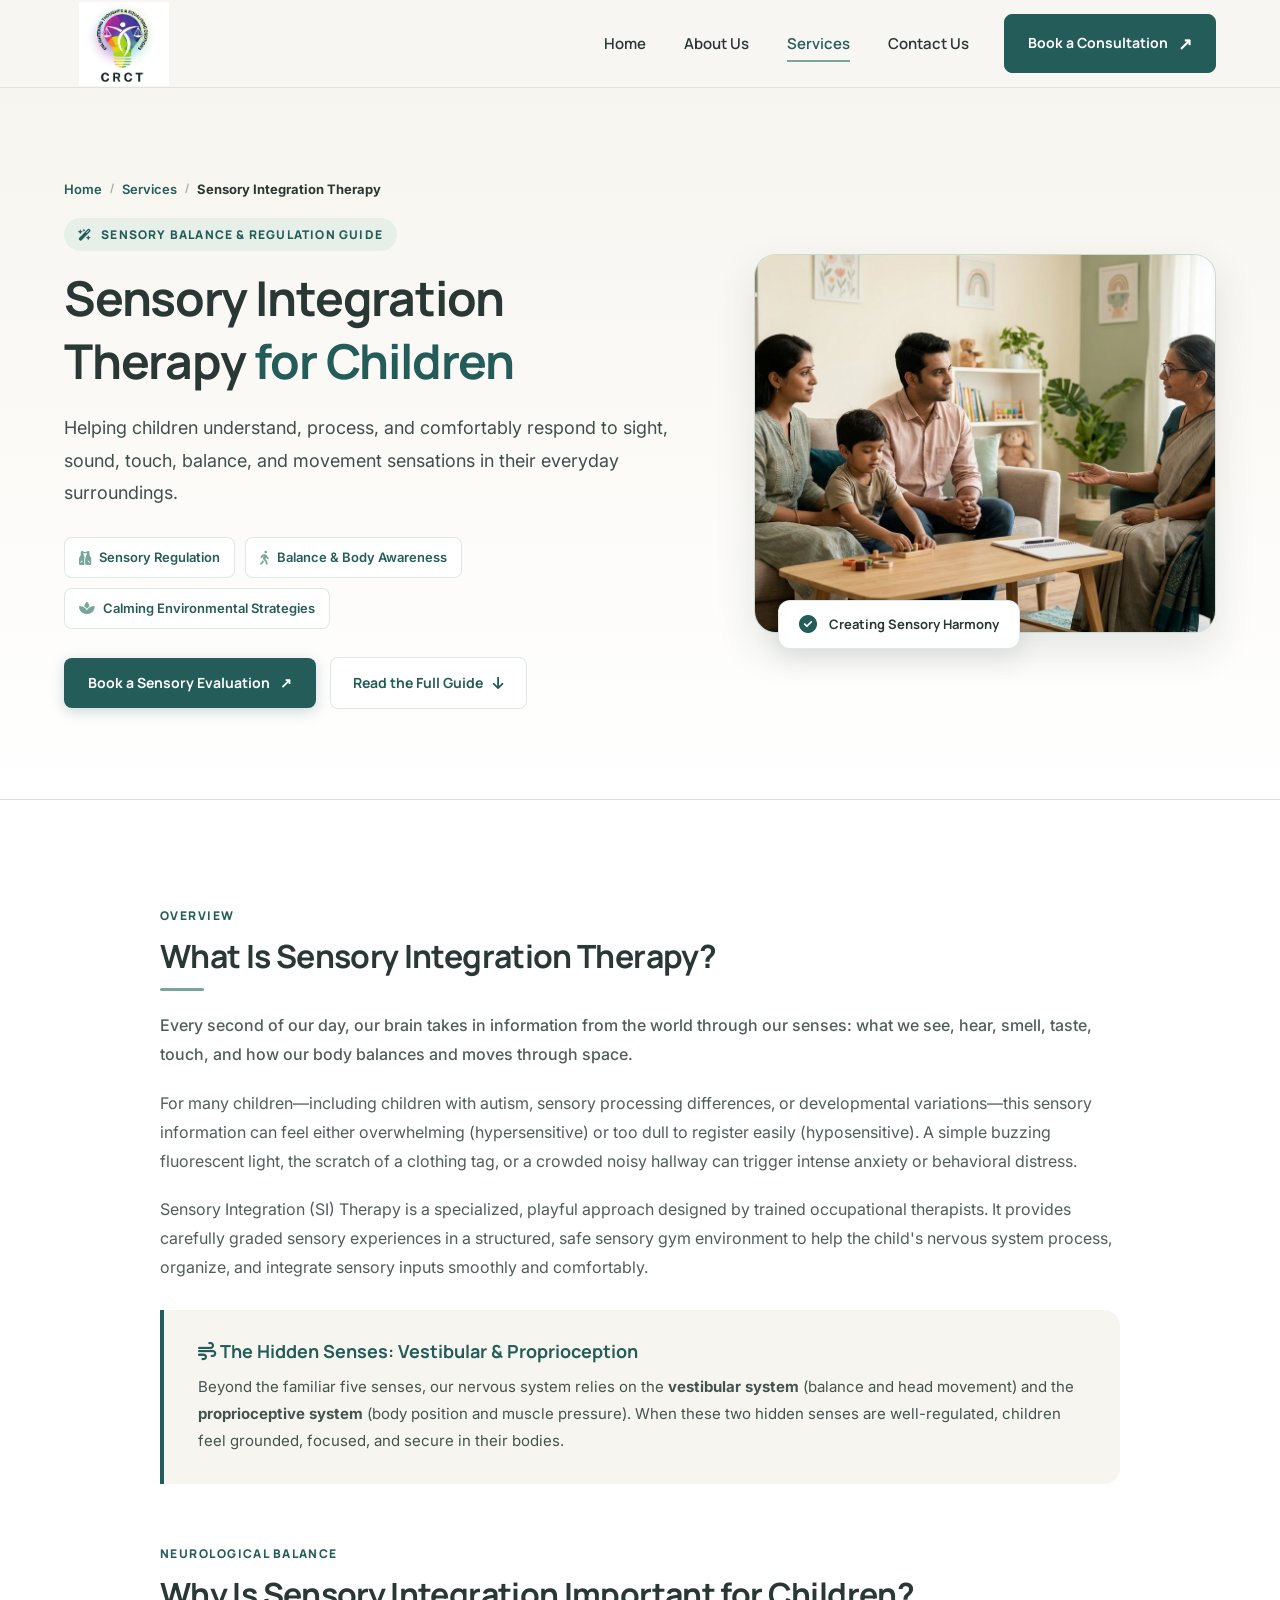
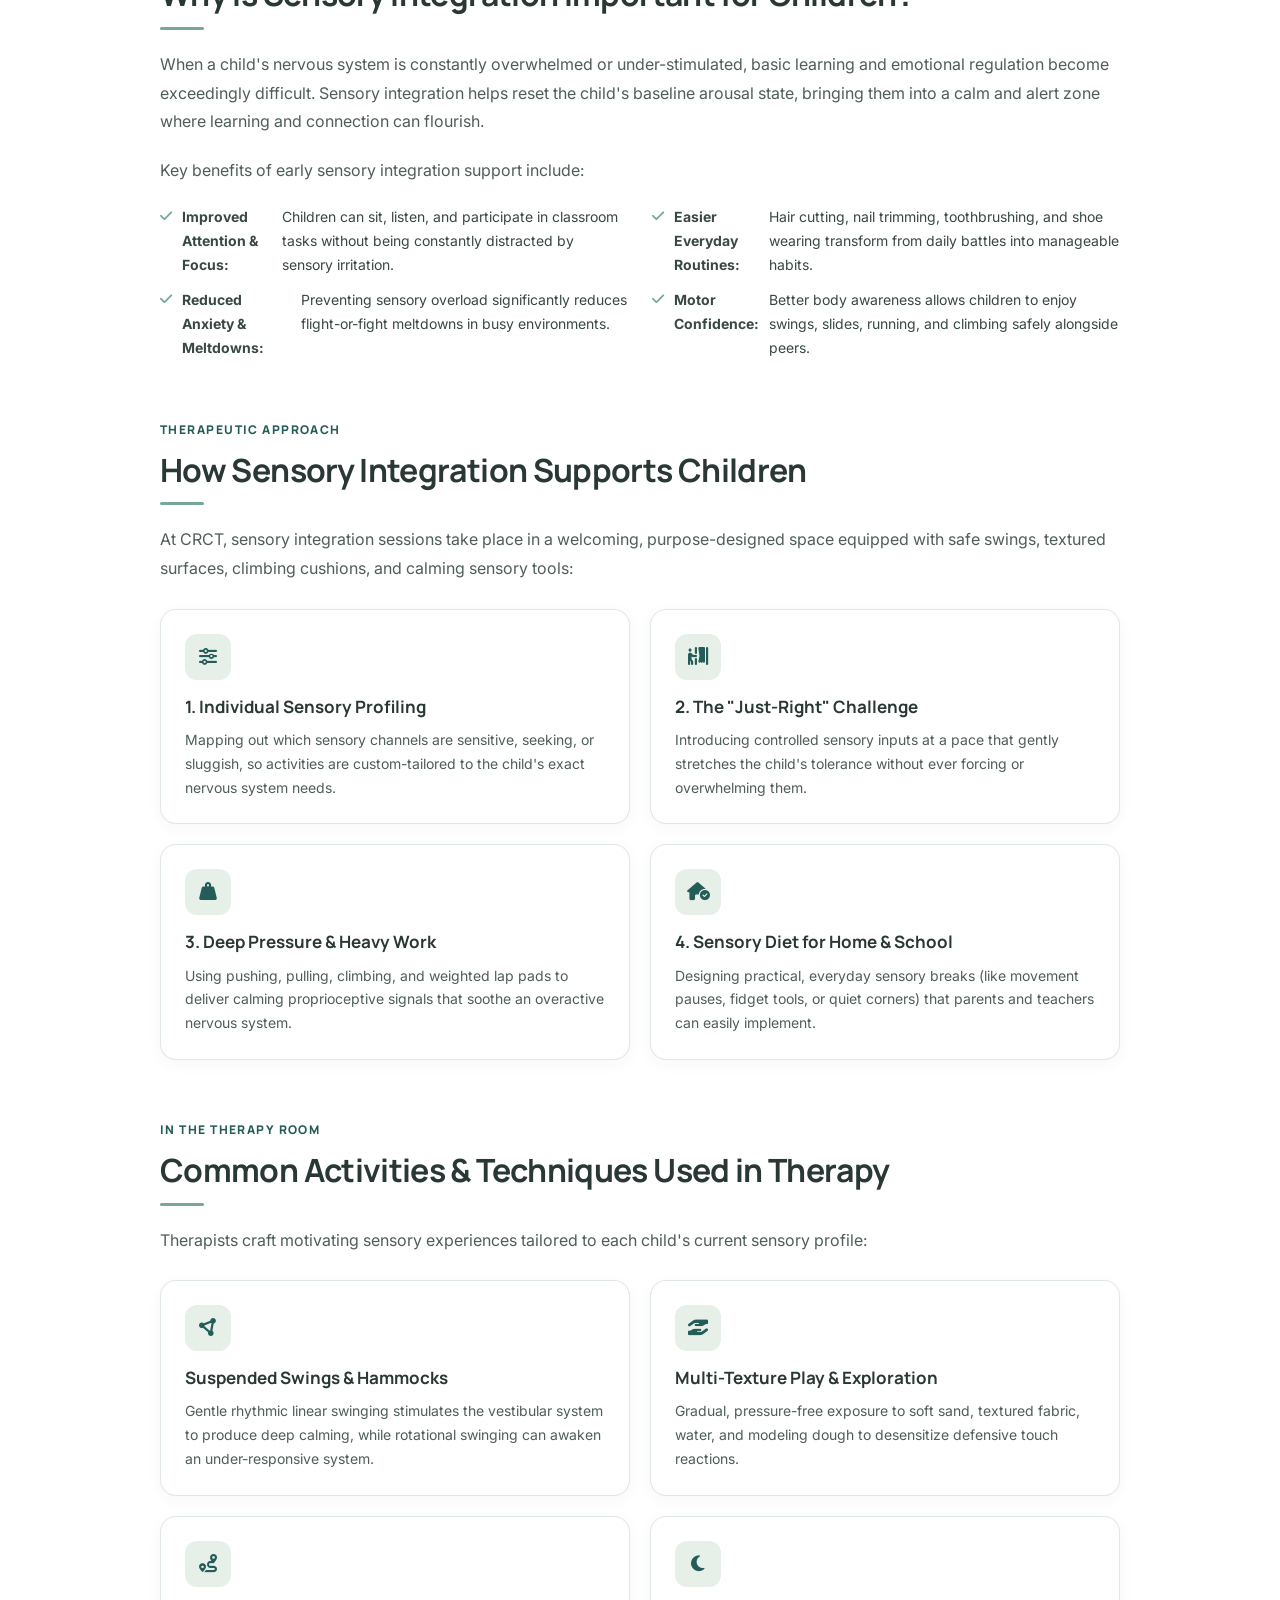
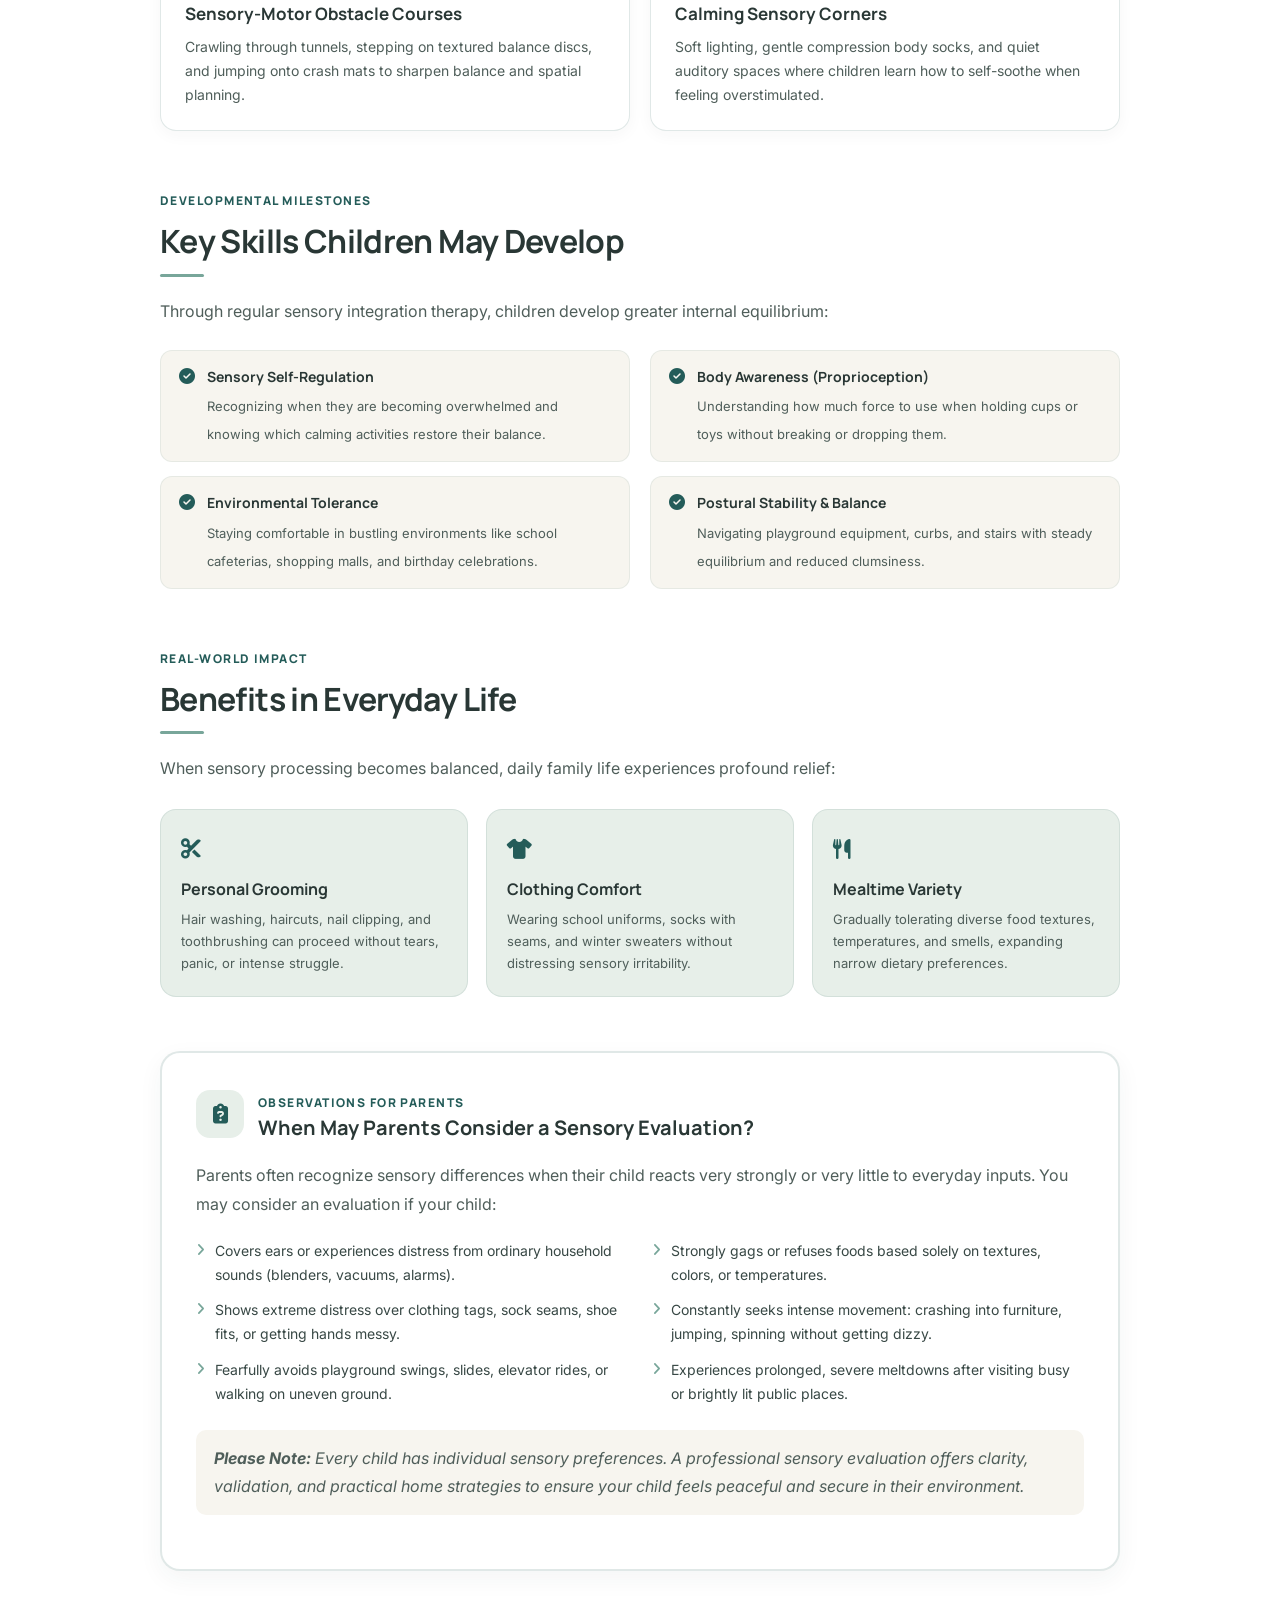
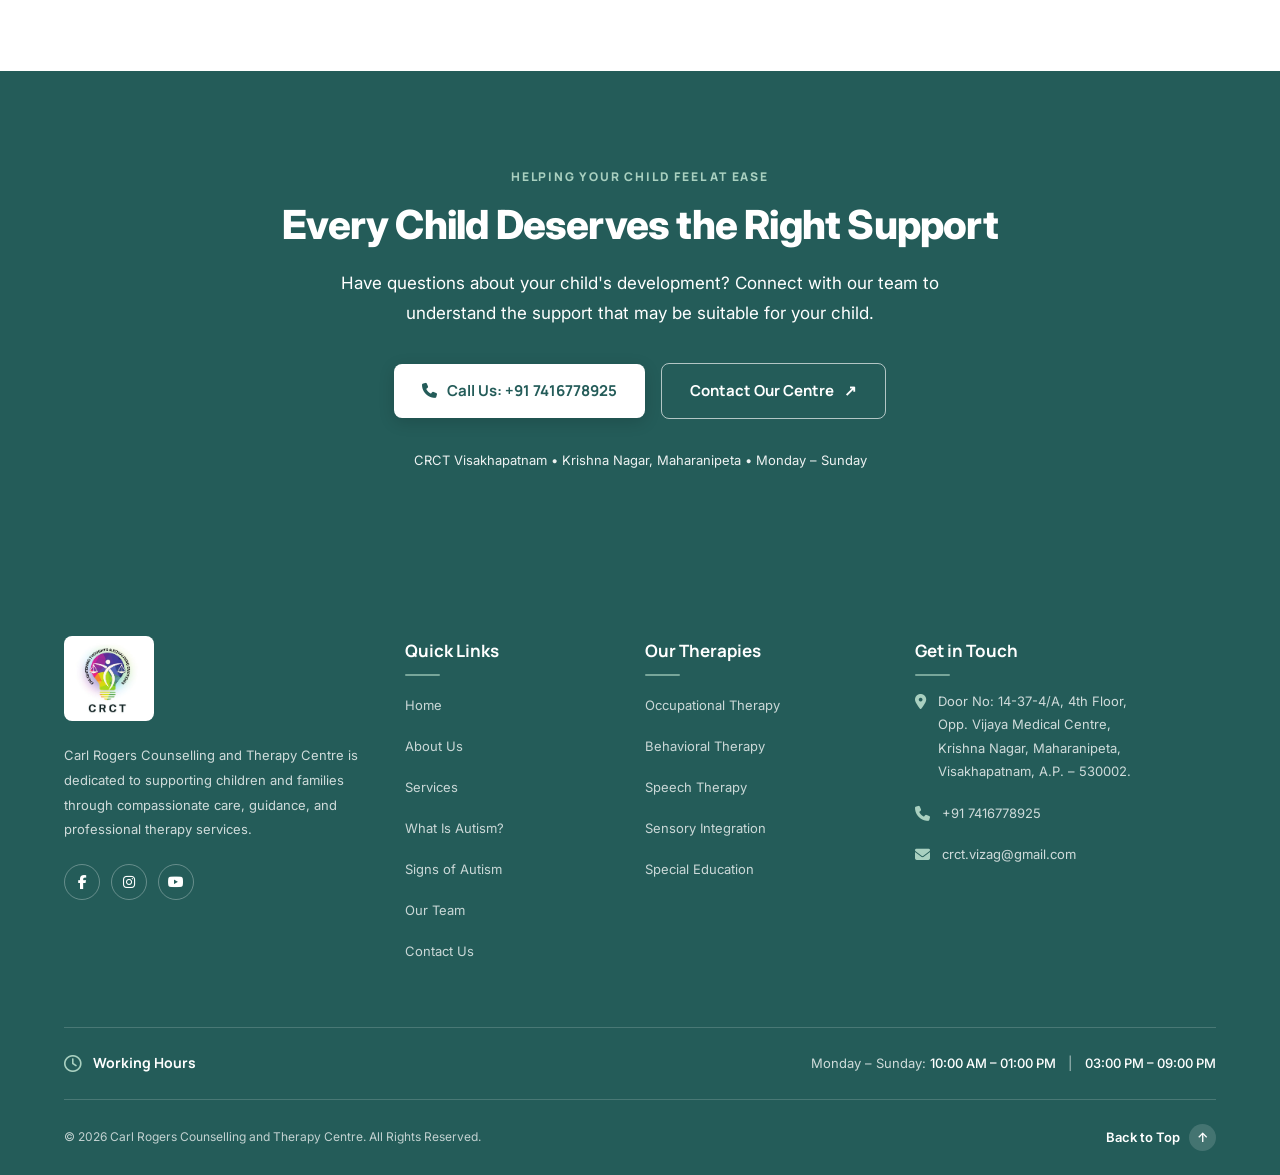
<file: sensory-integration-therapy.html>
<!DOCTYPE html>
<html lang="en">

<head>
  <meta charset="UTF-8">
  <meta name="viewport" content="width=device-width, initial-scale=1.0">
  <meta name="description"
    content="Parent's guide to Sensory Integration Therapy at Carl Rogers Counselling and Therapy Centre (CRCT). Learn how sensory therapy helps children process, modulate, and comfortably respond to everyday sensations.">
  <title>Sensory Integration Therapy for Children | CRCT</title>
  <link rel="icon" type="image/png" href="assets/logo/crct-logo.png">

  <!-- Typography & Icons -->
  <link rel="preconnect" href="https://fonts.googleapis.com">
  <link rel="preconnect" href="https://fonts.gstatic.com" crossorigin>
  <link
    href="https://fonts.googleapis.com/css2?family=Inter:wght@400;500;600;700&family=Manrope:wght@400;500;600;700;800&display=swap"
    rel="stylesheet">
  <link rel="stylesheet" href="https://cdnjs.cloudflare.com/ajax/libs/font-awesome/6.5.2/css/all.min.css">

  <!-- Stylesheets -->
  <link rel="stylesheet" href="css/style.css">
  <link rel="stylesheet" href="css/responsive.css">
  <link rel="stylesheet" href="css/therapy-detail.css">
</head>

<body class="therapy-page" id="page-top">

  <!-- =====================================
       1. COMMON NAVBAR
  ===================================== -->
  <header class="crct-header" id="crctHeader">
    <nav class="crct-navbar container" aria-label="Main navigation">
      <a href="index.html" class="crct-logo" aria-label="CRCT Home">
        <img src="assets/logo/crct-logo.png" alt="Carl Rogers Counselling and Therapy Centre">
      </a>

      <ul class="nav-menu" id="navMenu">
        <li><a href="index.html" class="nav-link">Home</a></li>
        <li><a href="about.html" class="nav-link">About Us</a></li>
        <li><a href="services.html" class="nav-link active" aria-current="page">Services</a></li>
        <li><a href="contact.html" class="nav-link">Contact Us</a></li>
        <li class="mobile-cta">
          <a href="contact.html" class="nav-cta">
            Book a Consultation <span aria-hidden="true">↗</span>
          </a>
        </li>
      </ul>

      <a href="contact.html" class="nav-cta desktop-cta">
        Book a Consultation <span aria-hidden="true">↗</span>
      </a>

      <button class="menu-toggle" id="menuToggle" type="button" aria-label="Open navigation menu"
        aria-expanded="false" aria-controls="navMenu">
        <span></span>
        <span></span>
        <span></span>
      </button>
    </nav>
  </header>


  <main id="main-content">

    <!-- =====================================
         2. CATEGORY HERO BANNER
    ===================================== -->
    <section class="therapy-hero" aria-labelledby="hero-title">
      <div class="container therapy-hero-inner">

        <div class="therapy-hero-copy">
          <nav class="therapy-breadcrumbs" aria-label="Breadcrumb">
            <a href="index.html">Home</a>
            <span class="sep">/</span>
            <a href="services.html">Services</a>
            <span class="sep">/</span>
            <span class="current">Sensory Integration Therapy</span>
          </nav>

          <span class="therapy-eyebrow">
            <i class="fa-solid fa-wand-magic-sparkles" aria-hidden="true"></i> SENSORY BALANCE &amp; REGULATION GUIDE
          </span>

          <h1 id="hero-title" class="therapy-hero-title">
            Sensory Integration Therapy <span>for Children</span>
          </h1>

          <p class="therapy-hero-lead">
            Helping children understand, process, and comfortably respond to sight, sound, touch, balance, and movement sensations in their everyday surroundings.
          </p>

          <div class="therapy-hero-chips" aria-label="Key therapy highlights">
            <span class="therapy-chip"><i class="fa-solid fa-vest"></i> Sensory Regulation</span>
            <span class="therapy-chip"><i class="fa-solid fa-person-walking"></i> Balance &amp; Body Awareness</span>
            <span class="therapy-chip"><i class="fa-solid fa-spa"></i> Calming Environmental Strategies</span>
          </div>

          <div class="therapy-hero-actions">
            <a href="contact.html" class="btn-hero-primary">
              Book a Sensory Evaluation <span>↗</span>
            </a>
            <a href="#guide-content" class="btn-hero-secondary">
              Read the Full Guide <i class="fa-solid fa-arrow-down" aria-hidden="true"></i>
            </a>
          </div>
        </div>

        <div class="therapy-hero-visual">
          <div class="therapy-hero-img-wrap">
            <img src="assets/images/hero-04.jpg" alt="Child exploring a supportive and calming sensory integration therapy setting" loading="eager">
          </div>
          <div class="therapy-hero-badge" aria-hidden="true">
            <i class="fa-solid fa-circle-check"></i>
            <span>Creating Sensory Harmony</span>
          </div>
        </div>

      </div>
    </section>


    <!-- =====================================
         3. DETAILED BLOG / INFORMATION CONTENT
    ===================================== -->
    <section class="therapy-article-section" id="guide-content">
      <div class="container therapy-article-layout">

        <!-- Introduction -->
        <article class="content-block">
          <span class="content-block-eyebrow">OVERVIEW</span>
          <h2 class="content-block-title">What Is Sensory Integration Therapy?</h2>
          <p class="content-lead-p">
            Every second of our day, our brain takes in information from the world through our senses: what we see, hear, smell, taste, touch, and how our body balances and moves through space.
          </p>
          <p>
            For many children—including children with autism, sensory processing differences, or developmental variations—this sensory information can feel either overwhelming (hypersensitive) or too dull to register easily (hyposensitive). A simple buzzing fluorescent light, the scratch of a clothing tag, or a crowded noisy hallway can trigger intense anxiety or behavioral distress.
          </p>
          <p>
            Sensory Integration (SI) Therapy is a specialized, playful approach designed by trained occupational therapists. It provides carefully graded sensory experiences in a structured, safe sensory gym environment to help the child's nervous system process, organize, and integrate sensory inputs smoothly and comfortably.
          </p>

          <div class="therapy-callout">
            <h4><i class="fa-solid fa-wind" aria-hidden="true"></i> The Hidden Senses: Vestibular &amp; Proprioception</h4>
            <p>
              Beyond the familiar five senses, our nervous system relies on the <strong>vestibular system</strong> (balance and head movement) and the <strong>proprioceptive system</strong> (body position and muscle pressure). When these two hidden senses are well-regulated, children feel grounded, focused, and secure in their bodies.
            </p>
          </div>
        </article>

        <!-- Why It Is Important -->
        <article class="content-block">
          <span class="content-block-eyebrow">NEUROLOGICAL BALANCE</span>
          <h2 class="content-block-title">Why Is Sensory Integration Important for Children?</h2>
          <p>
            When a child's nervous system is constantly overwhelmed or under-stimulated, basic learning and emotional regulation become exceedingly difficult. Sensory integration helps reset the child's baseline arousal state, bringing them into a calm and alert zone where learning and connection can flourish.
          </p>
          <p>
            Key benefits of early sensory integration support include:
          </p>
          <ul class="guidance-list" style="margin-top: 14px;">
            <li><i class="fa-solid fa-check"></i> <strong>Improved Attention &amp; Focus:</strong> Children can sit, listen, and participate in classroom tasks without being constantly distracted by sensory irritation.</li>
            <li><i class="fa-solid fa-check"></i> <strong>Easier Everyday Routines:</strong> Hair cutting, nail trimming, toothbrushing, and shoe wearing transform from daily battles into manageable habits.</li>
            <li><i class="fa-solid fa-check"></i> <strong>Reduced Anxiety &amp; Meltdowns:</strong> Preventing sensory overload significantly reduces flight-or-fight meltdowns in busy environments.</li>
            <li><i class="fa-solid fa-check"></i> <strong>Motor Confidence:</strong> Better body awareness allows children to enjoy swings, slides, running, and climbing safely alongside peers.</li>
          </ul>
        </article>

        <!-- How It Supports Children -->
        <article class="content-block">
          <span class="content-block-eyebrow">THERAPEUTIC APPROACH</span>
          <h2 class="content-block-title">How Sensory Integration Supports Children</h2>
          <p>
            At CRCT, sensory integration sessions take place in a welcoming, purpose-designed space equipped with safe swings, textured surfaces, climbing cushions, and calming sensory tools:
          </p>
          <div class="techniques-grid">
            <div class="technique-card">
              <div class="technique-icon"><i class="fa-solid fa-sliders"></i></div>
              <h4>1. Individual Sensory Profiling</h4>
              <p>Mapping out which sensory channels are sensitive, seeking, or sluggish, so activities are custom-tailored to the child's exact nervous system needs.</p>
            </div>
            <div class="technique-card">
              <div class="technique-icon"><i class="fa-solid fa-person-booth"></i></div>
              <h4>2. The "Just-Right" Challenge</h4>
              <p>Introducing controlled sensory inputs at a pace that gently stretches the child's tolerance without ever forcing or overwhelming them.</p>
            </div>
            <div class="technique-card">
              <div class="technique-icon"><i class="fa-solid fa-weight-hanging"></i></div>
              <h4>3. Deep Pressure &amp; Heavy Work</h4>
              <p>Using pushing, pulling, climbing, and weighted lap pads to deliver calming proprioceptive signals that soothe an overactive nervous system.</p>
            </div>
            <div class="technique-card">
              <div class="technique-icon"><i class="fa-solid fa-house-circle-check"></i></div>
              <h4>4. Sensory Diet for Home &amp; School</h4>
              <p>Designing practical, everyday sensory breaks (like movement pauses, fidget tools, or quiet corners) that parents and teachers can easily implement.</p>
            </div>
          </div>
        </article>

        <!-- Common Activities & Techniques -->
        <article class="content-block">
          <span class="content-block-eyebrow">IN THE THERAPY ROOM</span>
          <h2 class="content-block-title">Common Activities &amp; Techniques Used in Therapy</h2>
          <p>
            Therapists craft motivating sensory experiences tailored to each child's current sensory profile:
          </p>
          <div class="techniques-grid">
            <div class="technique-card">
              <div class="technique-icon"><i class="fa-solid fa-circle-nodes"></i></div>
              <h4>Suspended Swings &amp; Hammocks</h4>
              <p>Gentle rhythmic linear swinging stimulates the vestibular system to produce deep calming, while rotational swinging can awaken an under-responsive system.</p>
            </div>
            <div class="technique-card">
              <div class="technique-icon"><i class="fa-solid fa-hand-holding-hand"></i></div>
              <h4>Multi-Texture Play &amp; Exploration</h4>
              <p>Gradual, pressure-free exposure to soft sand, textured fabric, water, and modeling dough to desensitize defensive touch reactions.</p>
            </div>
            <div class="technique-card">
              <div class="technique-icon"><i class="fa-solid fa-route"></i></div>
              <h4>Sensory-Motor Obstacle Courses</h4>
              <p>Crawling through tunnels, stepping on textured balance discs, and jumping onto crash mats to sharpen balance and spatial planning.</p>
            </div>
            <div class="technique-card">
              <div class="technique-icon"><i class="fa-solid fa-moon"></i></div>
              <h4>Calming Sensory Corners</h4>
              <p>Soft lighting, gentle compression body socks, and quiet auditory spaces where children learn how to self-soothe when feeling overstimulated.</p>
            </div>
          </div>
        </article>

        <!-- Skills Developed -->
        <article class="content-block">
          <span class="content-block-eyebrow">DEVELOPMENTAL MILESTONES</span>
          <h2 class="content-block-title">Key Skills Children May Develop</h2>
          <p>
            Through regular sensory integration therapy, children develop greater internal equilibrium:
          </p>
          <div class="skills-grid">
            <div class="skill-item">
              <i class="fa-solid fa-circle-check"></i>
              <div class="skill-item-copy">
                <strong>Sensory Self-Regulation</strong>
                <span>Recognizing when they are becoming overwhelmed and knowing which calming activities restore their balance.</span>
              </div>
            </div>
            <div class="skill-item">
              <i class="fa-solid fa-circle-check"></i>
              <div class="skill-item-copy">
                <strong>Body Awareness (Proprioception)</strong>
                <span>Understanding how much force to use when holding cups or toys without breaking or dropping them.</span>
              </div>
            </div>
            <div class="skill-item">
              <i class="fa-solid fa-circle-check"></i>
              <div class="skill-item-copy">
                <strong>Environmental Tolerance</strong>
                <span>Staying comfortable in bustling environments like school cafeterias, shopping malls, and birthday celebrations.</span>
              </div>
            </div>
            <div class="skill-item">
              <i class="fa-solid fa-circle-check"></i>
              <div class="skill-item-copy">
                <strong>Postural Stability &amp; Balance</strong>
                <span>Navigating playground equipment, curbs, and stairs with steady equilibrium and reduced clumsiness.</span>
              </div>
            </div>
          </div>
        </article>

        <!-- Everyday Life Benefits -->
        <article class="content-block">
          <span class="content-block-eyebrow">REAL-WORLD IMPACT</span>
          <h2 class="content-block-title">Benefits in Everyday Life</h2>
          <p>
            When sensory processing becomes balanced, daily family life experiences profound relief:
          </p>
          <div class="benefits-row">
            <div class="benefit-card">
              <div class="benefit-card-icon"><i class="fa-solid fa-scissors"></i></div>
              <h4>Personal Grooming</h4>
              <p>Hair washing, haircuts, nail clipping, and toothbrushing can proceed without tears, panic, or intense struggle.</p>
            </div>
            <div class="benefit-card">
              <div class="benefit-card-icon"><i class="fa-solid fa-shirt"></i></div>
              <h4>Clothing Comfort</h4>
              <p>Wearing school uniforms, socks with seams, and winter sweaters without distressing sensory irritability.</p>
            </div>
            <div class="benefit-card">
              <div class="benefit-card-icon"><i class="fa-solid fa-utensils"></i></div>
              <h4>Mealtime Variety</h4>
              <p>Gradually tolerating diverse food textures, temperatures, and smells, expanding narrow dietary preferences.</p>
            </div>
          </div>
        </article>

        <!-- When Parents May Consider Consulting -->
        <article class="content-block">
          <div class="guidance-box">
            <div class="guidance-box-header">
              <div class="guidance-icon-badge" aria-hidden="true">
                <i class="fa-solid fa-clipboard-question"></i>
              </div>
              <div>
                <span class="content-block-eyebrow" style="margin-bottom: 2px;">OBSERVATIONS FOR PARENTS</span>
                <h3>When May Parents Consider a Sensory Evaluation?</h3>
              </div>
            </div>
            <p>
              Parents often recognize sensory differences when their child reacts very strongly or very little to everyday inputs. You may consider an evaluation if your child:
            </p>
            <ul class="guidance-list">
              <li><i class="fa-solid fa-angle-right"></i> Covers ears or experiences distress from ordinary household sounds (blenders, vacuums, alarms).</li>
              <li><i class="fa-solid fa-angle-right"></i> Strongly gags or refuses foods based solely on textures, colors, or temperatures.</li>
              <li><i class="fa-solid fa-angle-right"></i> Shows extreme distress over clothing tags, sock seams, shoe fits, or getting hands messy.</li>
              <li><i class="fa-solid fa-angle-right"></i> Constantly seeks intense movement: crashing into furniture, jumping, spinning without getting dizzy.</li>
              <li><i class="fa-solid fa-angle-right"></i> Fearfully avoids playground swings, slides, elevator rides, or walking on uneven ground.</li>
              <li><i class="fa-solid fa-angle-right"></i> Experiences prolonged, severe meltdowns after visiting busy or brightly lit public places.</li>
            </ul>
            <p class="guidance-disclaimer">
              <strong>Please Note:</strong> Every child has individual sensory preferences. A professional sensory evaluation offers clarity, validation, and practical home strategies to ensure your child feels peaceful and secure in their environment.
            </p>
          </div>
        </article>

      </div>
    </section>


    <!-- =====================================
         4. CALL TO ACTION SECTION
    ===================================== -->
    <section class="therapy-cta-section" aria-labelledby="cta-title">
      <div class="container therapy-cta-inner">
        <span class="therapy-cta-eyebrow">HELPING YOUR CHILD FEEL AT EASE</span>
        <h2 id="cta-title" class="therapy-cta-title">
          Every Child Deserves the Right Support
        </h2>
        <p class="therapy-cta-desc">
          Have questions about your child's development? Connect with our team to understand the support that may be suitable for your child.
        </p>

        <div class="therapy-cta-buttons">
          <a href="tel:+917416778925" class="btn-cta-phone">
            <i class="fa-solid fa-phone" aria-hidden="true"></i> Call Us: +91 7416778925
          </a>
          <a href="contact.html" class="btn-cta-contact">
            Contact Our Centre <span aria-hidden="true">↗</span>
          </a>
        </div>

        <p class="therapy-cta-meta">
          CRCT Visakhapatnam &bull; Krishna Nagar, Maharanipeta &bull; Monday &ndash; Sunday
        </p>
      </div>
    </section>

  </main>


  <!-- =====================================
       5. COMMON FOOTER
  ===================================== -->
  <footer class="crct-footer" id="contact">

    <div class="container">

      <div class="footer-main">

        <!-- Brand Information -->
        <div class="footer-brand">

          <a href="index.html" class="footer-logo" aria-label="CRCT Home">
            <img src="assets/logo/crct-logo.png" alt="Carl Rogers Counselling and Therapy Centre">
          </a>

          <p>
            Carl Rogers Counselling and Therapy Centre is dedicated
            to supporting children and families through compassionate
            care, guidance, and professional therapy services.
          </p>

          <div class="footer-socials">
            <a href="#" aria-label="Facebook">
              <i class="fa-brands fa-facebook-f"></i>
            </a>

            <a href="#" aria-label="Instagram">
              <i class="fa-brands fa-instagram"></i>
            </a>

            <a href="#" aria-label="YouTube">
              <i class="fa-brands fa-youtube"></i>
            </a>
          </div>

        </div>

        <!-- Quick Links -->
        <div class="footer-column">
          <h3>Quick Links</h3>

          <ul>
            <li><a href="index.html">Home</a></li>
            <li><a href="about.html">About Us</a></li>
            <li><a href="services.html">Services</a></li>
            <li><a href="index.html#autism">What Is Autism?</a></li>
            <li><a href="index.html#autism-signs">Signs of Autism</a></li>
            <li><a href="index.html#team">Our Team</a></li>
            <li><a href="contact.html">Contact Us</a></li>
          </ul>
        </div>

        <!-- Therapies -->
        <div class="footer-column">
          <h3>Our Therapies</h3>

          <ul>
            <li><a href="occupational-therapy.html">Occupational Therapy</a></li>
            <li><a href="behavioral-therapy.html">Behavioral Therapy</a></li>
            <li><a href="speech-therapy.html">Speech Therapy</a></li>
            <li><a href="sensory-integration-therapy.html">Sensory Integration</a></li>
            <li><a href="special-education.html">Special Education</a></li>
          </ul>
        </div>

        <!-- Contact Information -->
        <div class="footer-column footer-contact">
          <h3>Get in Touch</h3>

          <div class="footer-contact-item">
            <i class="fa-solid fa-location-dot"></i>
            <p>
              Door No: 14-37-4/A, 4th Floor,<br>
              Opp. Vijaya Medical Centre,<br>
              Krishna Nagar, Maharanipeta,<br>
              Visakhapatnam, A.P. – 530002.
            </p>
          </div>

          <div class="footer-contact-item">
            <i class="fa-solid fa-phone"></i>
            <a href="tel:+917416778925">+91 7416778925</a>
          </div>

          <div class="footer-contact-item">
            <i class="fa-solid fa-envelope"></i>
            <a href="mailto:crct.vizag@gmail.com">
              crct.vizag@gmail.com
            </a>
          </div>

        </div>

      </div>

      <!-- Working Hours -->
      <div class="footer-hours">
        <div>
          <i class="fa-regular fa-clock"></i>
          <strong>Working Hours</strong>
        </div>

        <p>
          Monday – Sunday:
          <span>10:00 AM – 01:00 PM</span>
          <span class="footer-hours-separator">|</span>
          <span>03:00 PM – 09:00 PM</span>
        </p>
      </div>

      <!-- Bottom Footer -->
      <div class="footer-bottom">

        <p>
          © <span id="footer-year" class="footer-year">2026</span>
          Carl Rogers Counselling and Therapy Centre.
          All Rights Reserved.
        </p>

        <a href="#crctHeader" class="footer-back-top" aria-label="Back to Top">
          Back to Top <span>↑</span>
        </a>

      </div>

    </div>

  </footer>

  <script src="js/navigation.js"></script>
  <script src="js/main.js"></script>
</body>

</html>
</file>
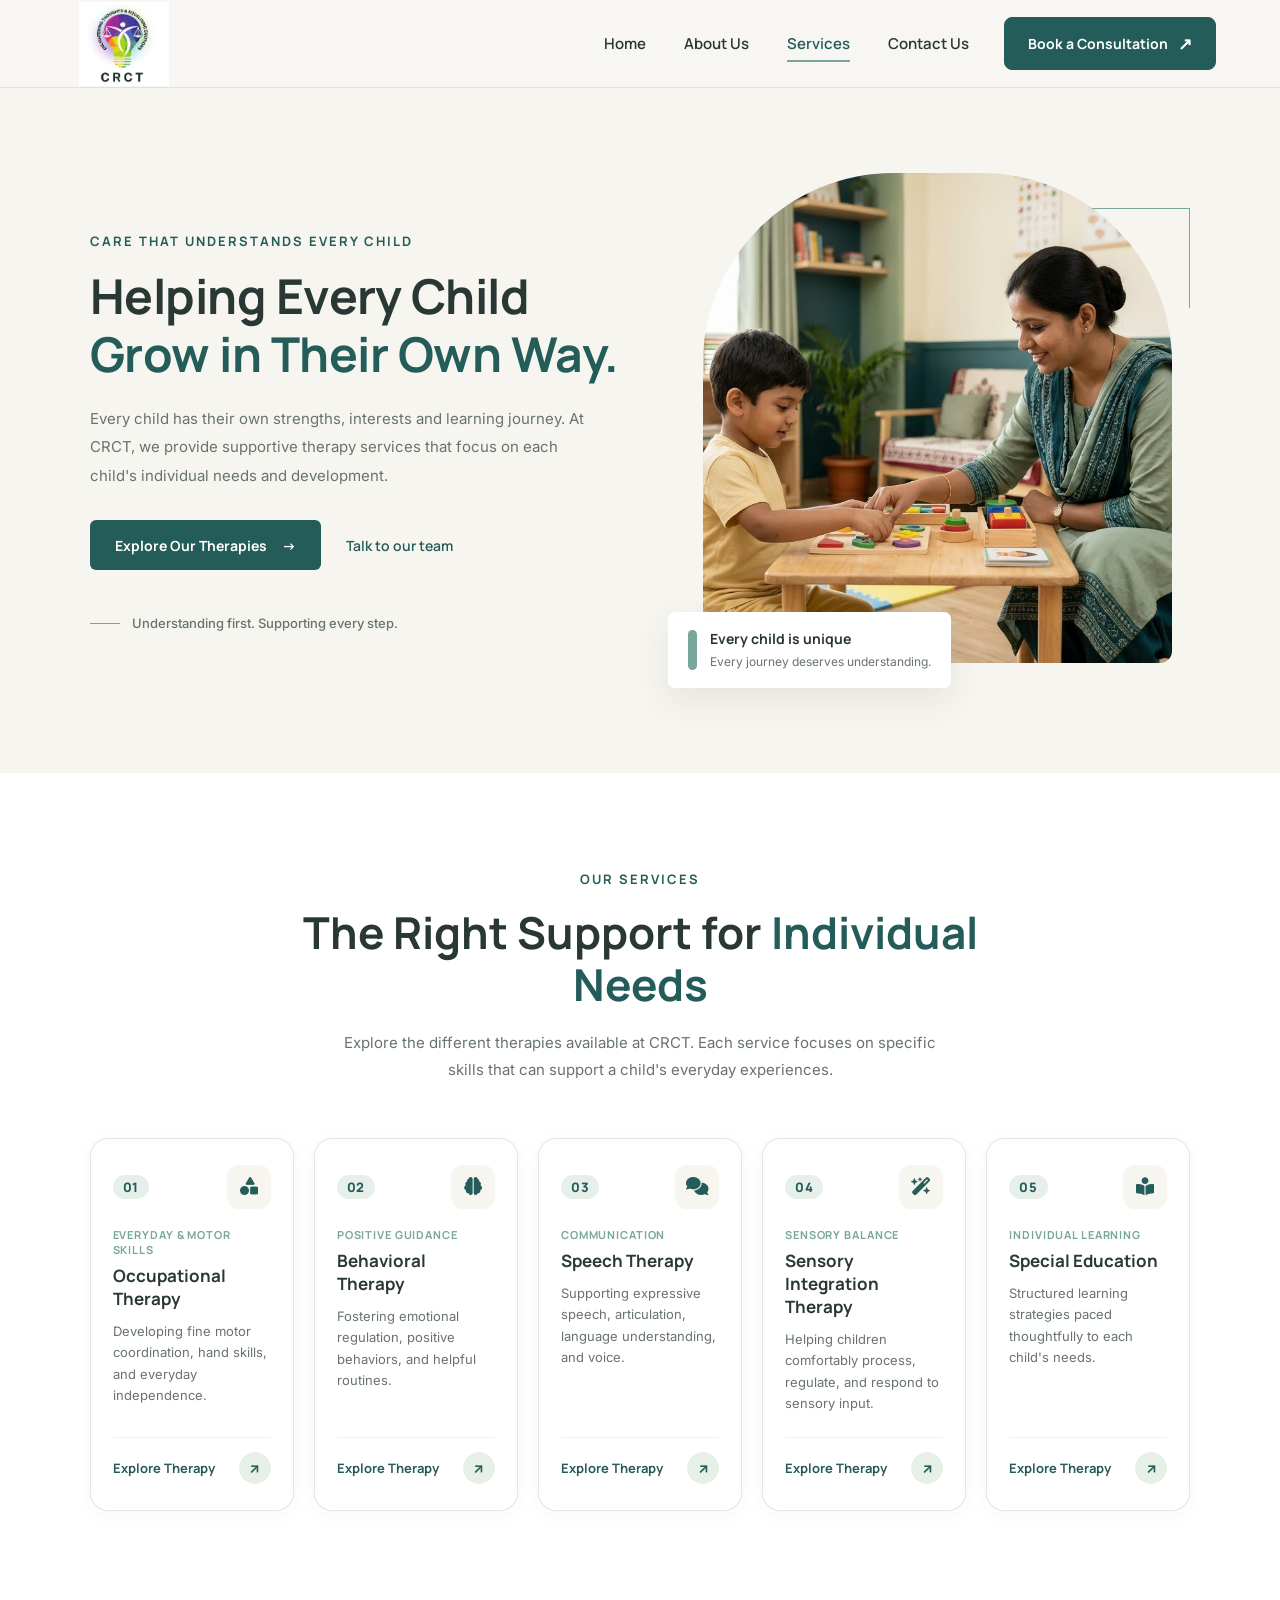
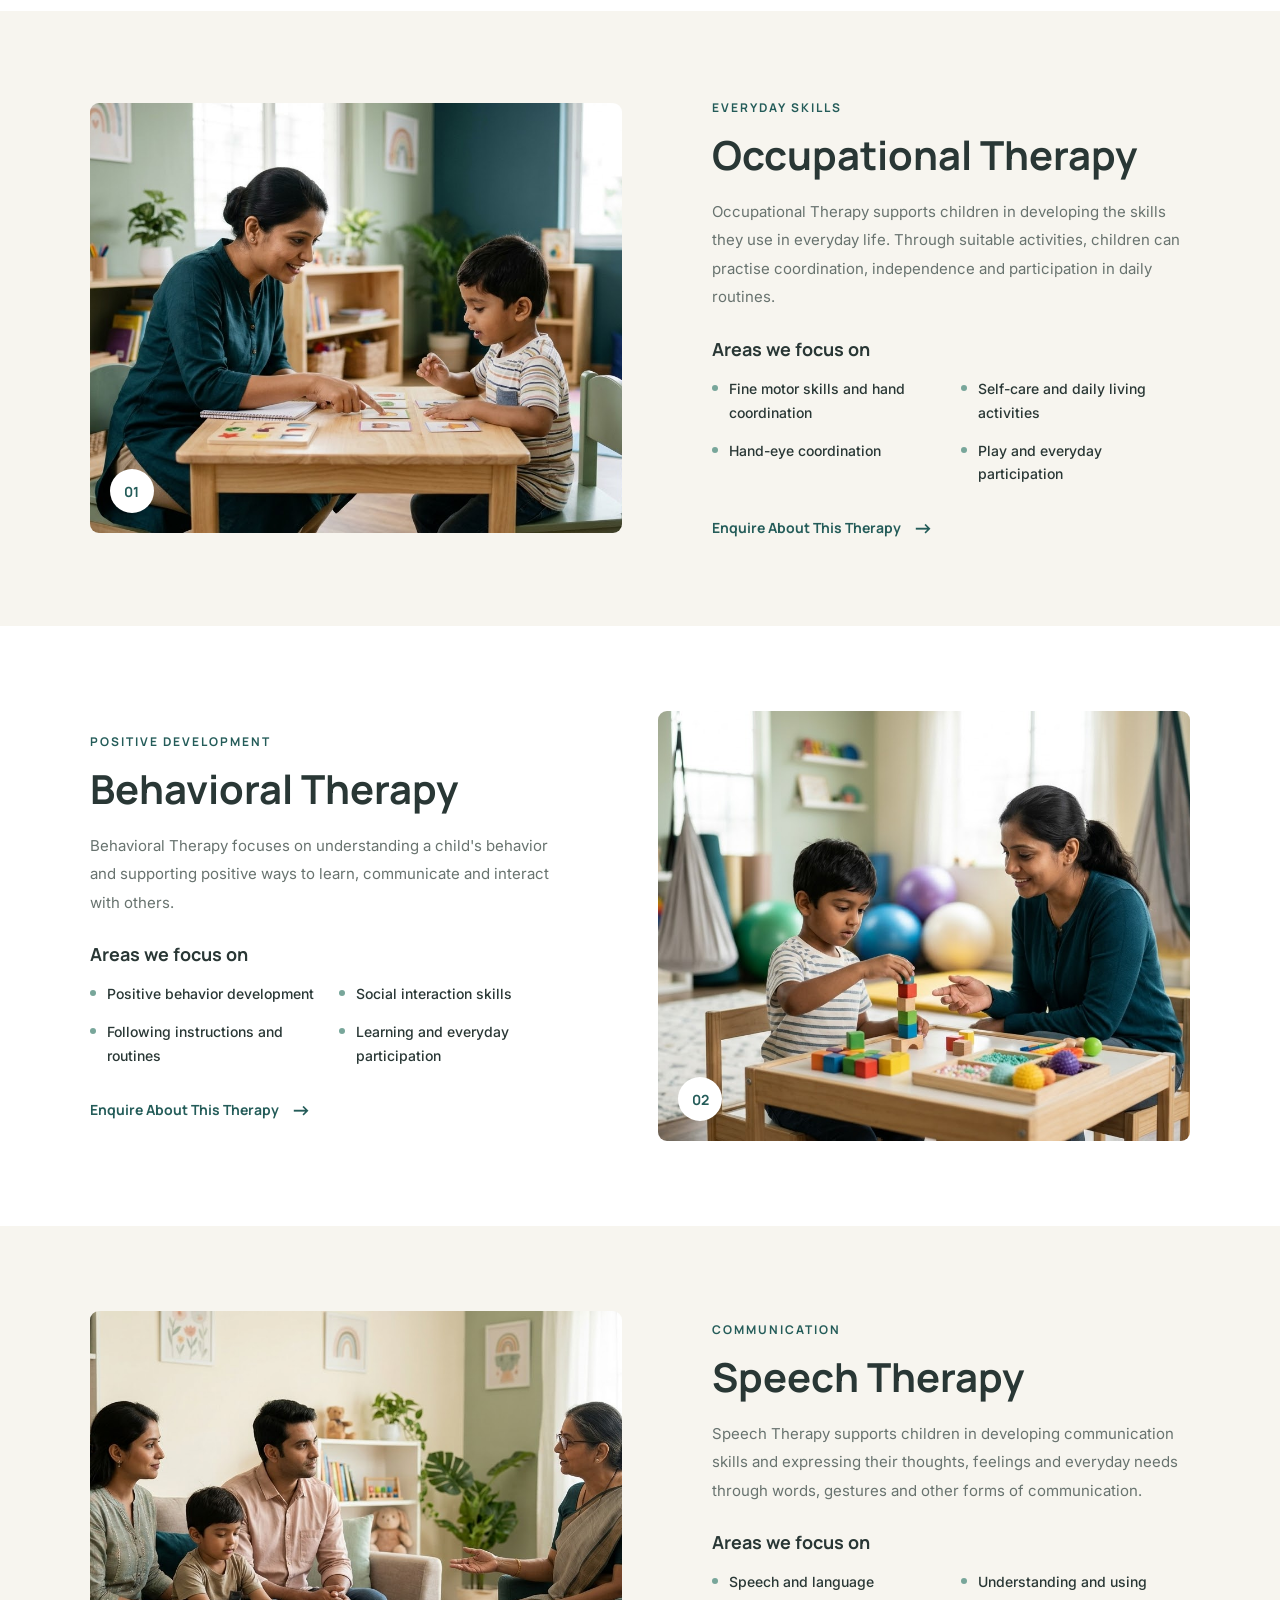
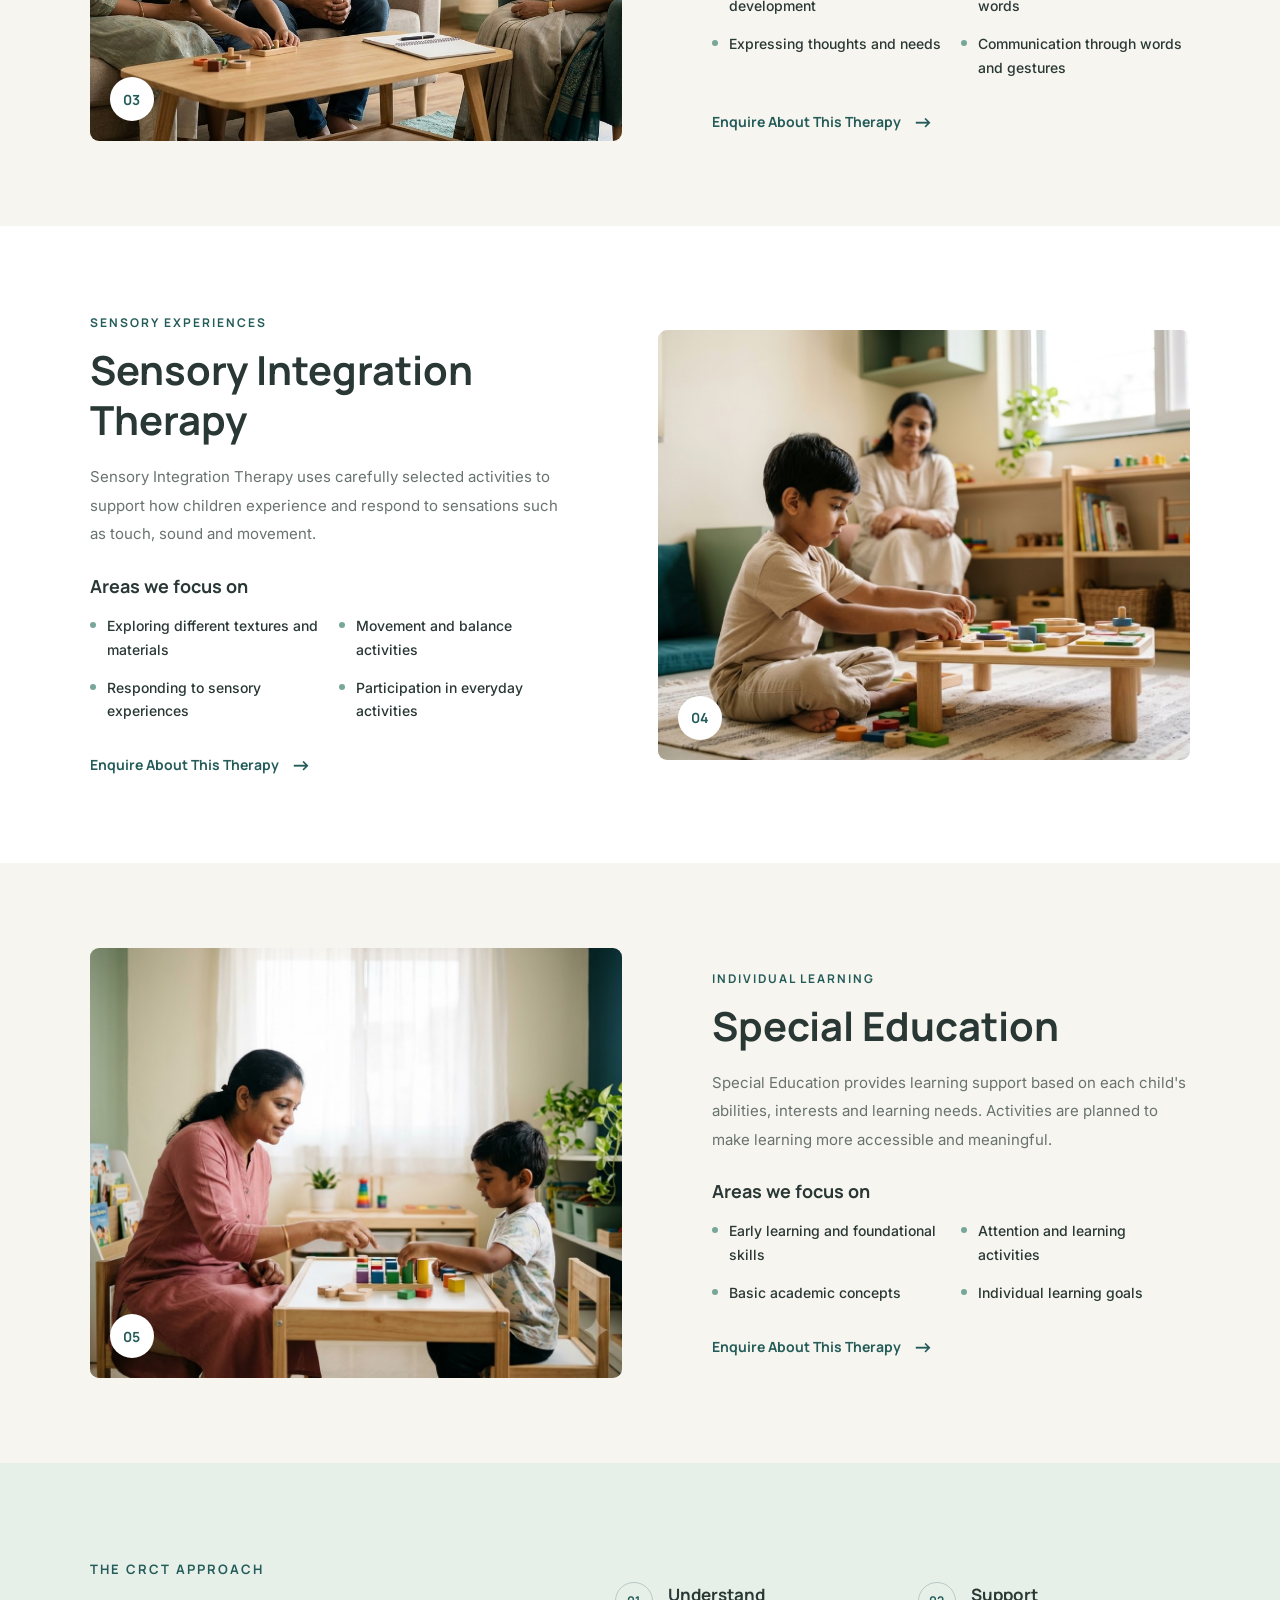
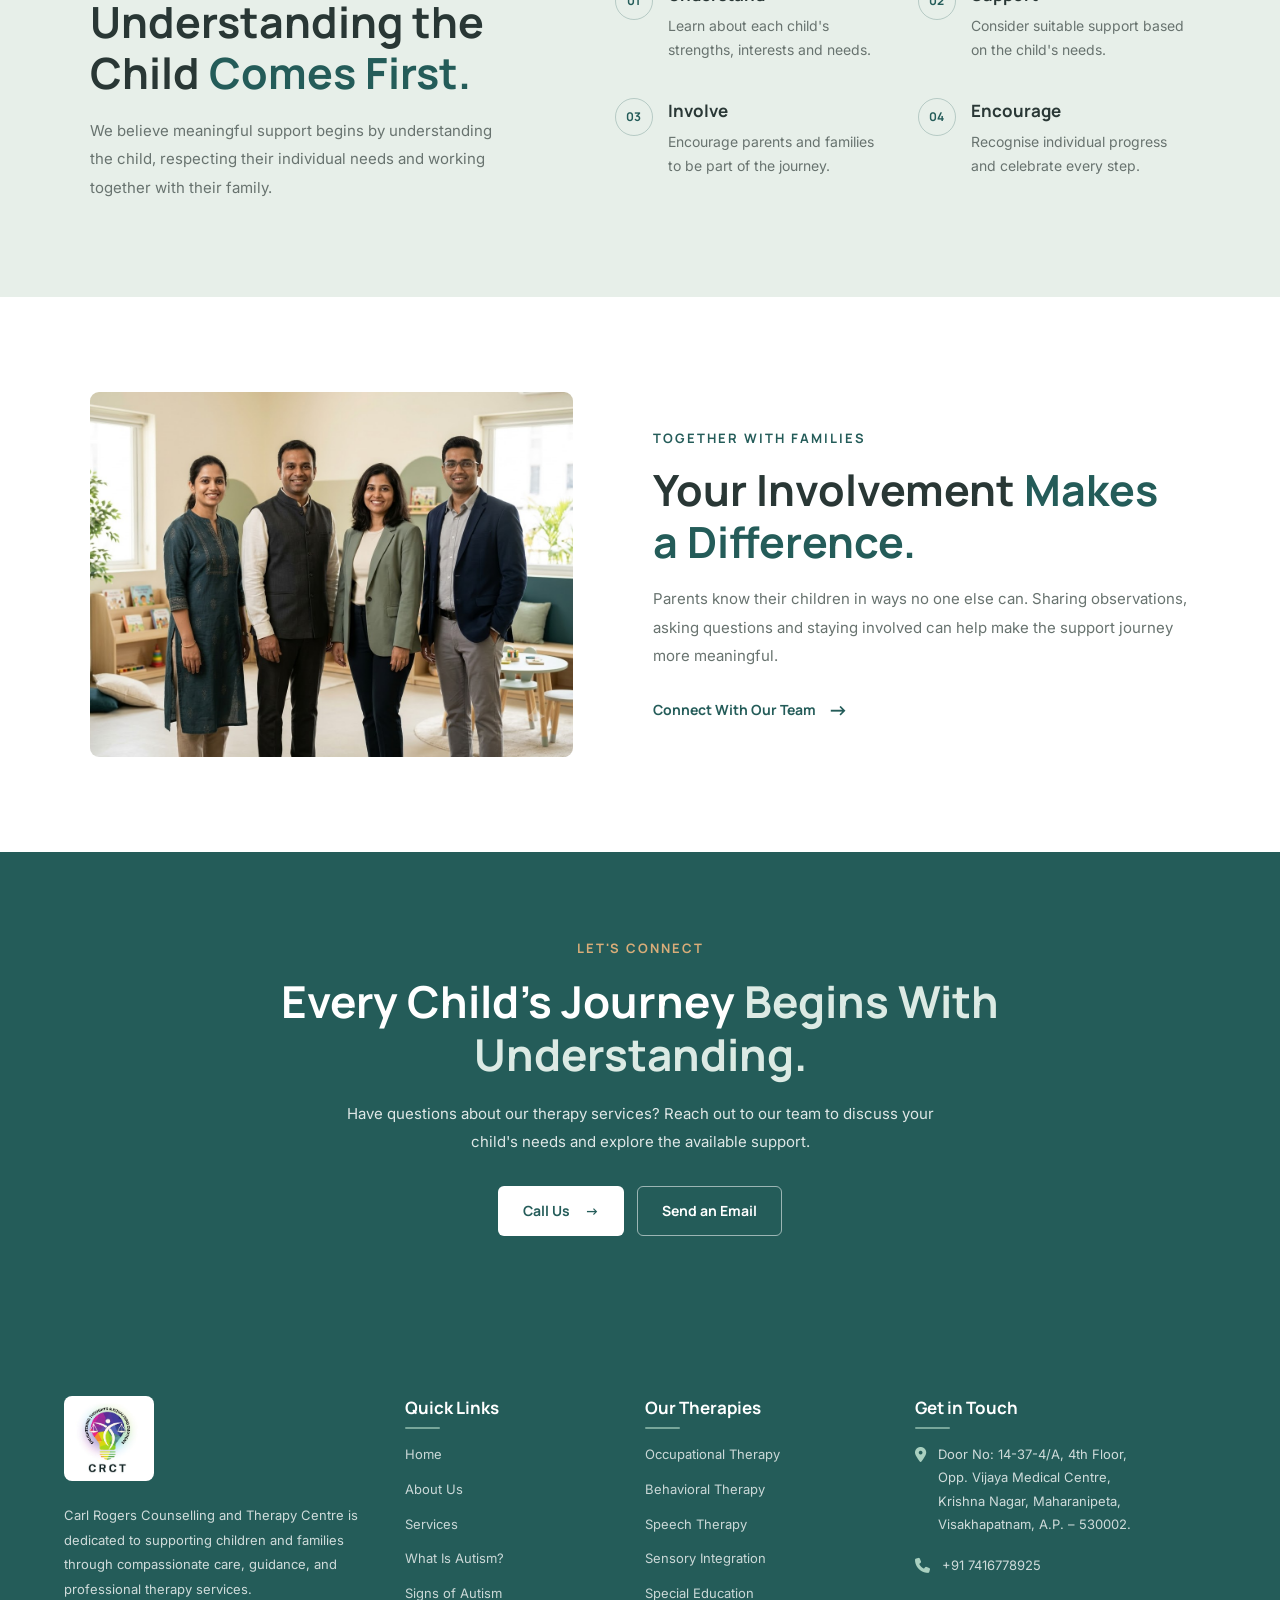
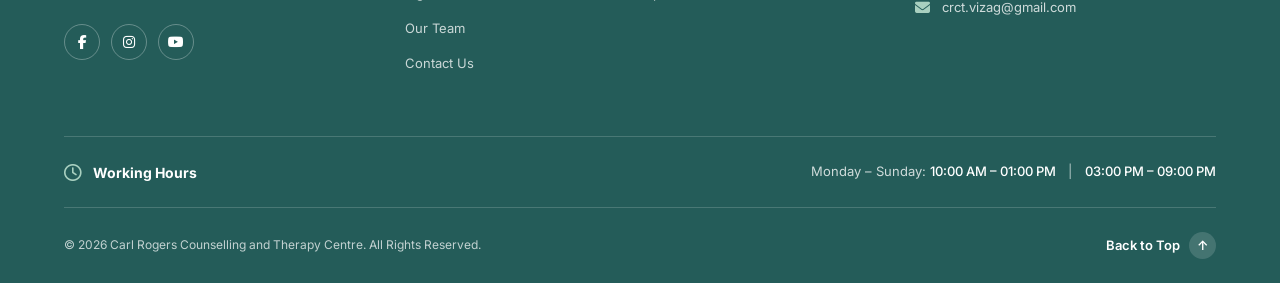
<file: services.html>
<!DOCTYPE html>
<html lang="en">

<head>
    <meta charset="UTF-8">
    <meta name="viewport" content="width=device-width, initial-scale=1.0">

    <title>Our Services | Carl Rogers Counselling and Therapy Centre</title>

    <meta name="description"
        content="Explore the therapy services offered by Carl Rogers Counselling and Therapy Centre, including Occupational Therapy, Speech Therapy, Behavioral Therapy, Sensory Integration and Special Education.">

    <link rel="icon" type="image/png" href="assets/logo/crct-logo.png">

    <!-- Google Fonts -->
    <link rel="preconnect" href="https://fonts.googleapis.com">
    <link rel="preconnect" href="https://fonts.gstatic.com" crossorigin>
    <link
        href="https://fonts.googleapis.com/css2?family=Inter:wght@400;500;600;700&family=Manrope:wght@400;500;600;700;800&display=swap"
        rel="stylesheet">
    <link rel="stylesheet" href="https://cdnjs.cloudflare.com/ajax/libs/font-awesome/6.5.2/css/all.min.css">

    <!-- Global stylesheets -->
    <link rel="stylesheet" href="css/style.css">
    <link rel="stylesheet" href="css/responsive.css">
    <!-- Services page stylesheet -->
    <link rel="stylesheet" href="css/services.css">
</head>

<body>

    <!-- ================= CRCT NAVBAR ================= -->
    <header class="crct-header" id="crctHeader">
        <nav class="crct-navbar container" aria-label="Main navigation">
            <a href="index.html" class="crct-logo" aria-label="CRCT Home">
                <img src="assets/logo/crct-logo.png" alt="Carl Rogers Counselling and Therapy Centre">
            </a>

            <ul class="nav-menu" id="navMenu">
                <li><a href="index.html" class="nav-link">Home</a></li>
                <li><a href="about.html" class="nav-link">About Us</a></li>
                <li><a href="services.html" class="nav-link active" aria-current="page">Services</a></li>
                <li><a href="contact.html" class="nav-link">Contact Us</a></li>
                <li class="mobile-cta">
                    <a href="contact.html" class="nav-cta">
                        Book a Consultation <span aria-hidden="true">↗</span>
                    </a>
                </li>
            </ul>

            <a href="contact.html" class="nav-cta desktop-cta">
                Book a Consultation <span aria-hidden="true">↗</span>
            </a>

            <button class="menu-toggle" id="menuToggle" type="button" aria-label="Open navigation menu"
                aria-expanded="false" aria-controls="navMenu">
                <span></span>
                <span></span>
                <span></span>
            </button>
        </nav>
    </header>


    <main class="services-page">

        <!-- HERO SECTION -->
        <section class="services-hero">
            <div class="services-hero-inner">

                <div class="services-hero-content">
                    <span class="services-eyebrow">
                        CARE THAT UNDERSTANDS EVERY CHILD
                    </span>

                    <h1>
                        Helping Every Child
                        <span>Grow in Their Own Way.</span>
                    </h1>

                    <p>
                        Every child has their own strengths, interests and
                        learning journey. At CRCT, we provide supportive
                        therapy services that focus on each child's individual
                        needs and development.
                    </p>

                    <div class="services-hero-actions">
                        <a href="#our-therapies" class="services-btn services-btn-primary">
                            Explore Our Therapies
                            <span aria-hidden="true">→</span>
                        </a>

                        <a href="#contact-services" class="services-hero-link">
                            Talk to our team
                        </a>
                    </div>

                    <div class="services-hero-note">
                        <span class="services-note-line"></span>
                        <span>Understanding first. Supporting every step.</span>
                    </div>
                </div>

                <div class="services-hero-visual">
                    <div class="services-hero-image">
                        <img src="assets/images/hero-01.jpg"
                            alt="Therapist engaging with a child during a learning activity">
                    </div>

                    <div class="services-image-caption">
                        <span class="caption-mark"></span>
                        <div>
                            <strong>Every child is unique</strong>
                            <p>Every journey deserves understanding.</p>
                        </div>
                    </div>

                    <div class="services-visual-decoration"></div>
                </div>

            </div>
        </section>


        <!-- THERAPY INTRODUCTION -->
        <section class="therapy-intro" id="our-therapies">

            <div class="therapy-intro-heading">
                <span class="services-eyebrow">OUR SERVICES</span>

                <h2>
                    The Right Support for
                    <span>Individual Needs</span>
                </h2>

                <p>
                    Explore the different therapies available at CRCT.
                    Each service focuses on specific skills that can support
                    a child's everyday experiences.
                </p>
            </div>


            <!-- FIVE THERAPY NAVIGATION CARDS -->
            <div class="therapy-navigation">

                <a href="#occupational-therapy" class="therapy-nav-card" aria-label="Explore Occupational Therapy">
                    <div class="therapy-nav-top">
                        <span class="therapy-nav-badge">01</span>
                        <span class="therapy-nav-icon"><i class="fa-solid fa-shapes"></i></span>
                    </div>
                    <div class="therapy-nav-info">
                        <span class="therapy-nav-tag">EVERYDAY & MOTOR SKILLS</span>
                        <h3 class="therapy-nav-title">Occupational Therapy</h3>
                        <p class="therapy-nav-desc">Developing fine motor coordination, hand skills, and everyday independence.</p>
                    </div>
                    <div class="therapy-nav-footer">
                        <span class="therapy-nav-action-text">Explore Therapy</span>
                        <span class="therapy-nav-arrow" aria-hidden="true">↗</span>
                    </div>
                </a>

                <a href="#behavioral-therapy" class="therapy-nav-card" aria-label="Explore Behavioral Therapy">
                    <div class="therapy-nav-top">
                        <span class="therapy-nav-badge">02</span>
                        <span class="therapy-nav-icon"><i class="fa-solid fa-brain"></i></span>
                    </div>
                    <div class="therapy-nav-info">
                        <span class="therapy-nav-tag">POSITIVE GUIDANCE</span>
                        <h3 class="therapy-nav-title">Behavioral Therapy</h3>
                        <p class="therapy-nav-desc">Fostering emotional regulation, positive behaviors, and helpful routines.</p>
                    </div>
                    <div class="therapy-nav-footer">
                        <span class="therapy-nav-action-text">Explore Therapy</span>
                        <span class="therapy-nav-arrow" aria-hidden="true">↗</span>
                    </div>
                </a>

                <a href="#speech-therapy" class="therapy-nav-card" aria-label="Explore Speech Therapy">
                    <div class="therapy-nav-top">
                        <span class="therapy-nav-badge">03</span>
                        <span class="therapy-nav-icon"><i class="fa-solid fa-comments"></i></span>
                    </div>
                    <div class="therapy-nav-info">
                        <span class="therapy-nav-tag">COMMUNICATION</span>
                        <h3 class="therapy-nav-title">Speech Therapy</h3>
                        <p class="therapy-nav-desc">Supporting expressive speech, articulation, language understanding, and voice.</p>
                    </div>
                    <div class="therapy-nav-footer">
                        <span class="therapy-nav-action-text">Explore Therapy</span>
                        <span class="therapy-nav-arrow" aria-hidden="true">↗</span>
                    </div>
                </a>

                <a href="#sensory-therapy" class="therapy-nav-card" aria-label="Explore Sensory Integration Therapy">
                    <div class="therapy-nav-top">
                        <span class="therapy-nav-badge">04</span>
                        <span class="therapy-nav-icon"><i class="fa-solid fa-wand-magic-sparkles"></i></span>
                    </div>
                    <div class="therapy-nav-info">
                        <span class="therapy-nav-tag">SENSORY BALANCE</span>
                        <h3 class="therapy-nav-title">Sensory Integration Therapy</h3>
                        <p class="therapy-nav-desc">Helping children comfortably process, regulate, and respond to sensory input.</p>
                    </div>
                    <div class="therapy-nav-footer">
                        <span class="therapy-nav-action-text">Explore Therapy</span>
                        <span class="therapy-nav-arrow" aria-hidden="true">↗</span>
                    </div>
                </a>

                <a href="#special-education" class="therapy-nav-card" aria-label="Explore Special Education">
                    <div class="therapy-nav-top">
                        <span class="therapy-nav-badge">05</span>
                        <span class="therapy-nav-icon"><i class="fa-solid fa-book-open-reader"></i></span>
                    </div>
                    <div class="therapy-nav-info">
                        <span class="therapy-nav-tag">INDIVIDUAL LEARNING</span>
                        <h3 class="therapy-nav-title">Special Education</h3>
                        <p class="therapy-nav-desc">Structured learning strategies paced thoughtfully to each child's needs.</p>
                    </div>
                    <div class="therapy-nav-footer">
                        <span class="therapy-nav-action-text">Explore Therapy</span>
                        <span class="therapy-nav-arrow" aria-hidden="true">↗</span>
                    </div>
                </a>

            </div>
        </section>


        <!-- OCCUPATIONAL THERAPY -->
        <section class="therapy-detail" id="occupational-therapy">
            <div class="therapy-detail-inner">

                <div class="therapy-detail-image">
                    <img src="assets/images/hero-02.jpg"
                        alt="Child practising everyday skills with a therapist" loading="lazy">
                    <span class="therapy-image-number">01</span>
                </div>

                <div class="therapy-detail-content">
                    <span class="therapy-category-label">EVERYDAY SKILLS</span>

                    <h2>Occupational Therapy</h2>

                    <p class="therapy-description">
                        Occupational Therapy supports children in developing
                        the skills they use in everyday life. Through suitable
                        activities, children can practise coordination,
                        independence and participation in daily routines.
                    </p>

                    <h3>Areas we focus on</h3>

                    <ul class="therapy-focus-list">
                        <li>Fine motor skills and hand coordination</li>
                        <li>Self-care and daily living activities</li>
                        <li>Hand-eye coordination</li>
                        <li>Play and everyday participation</li>
                    </ul>

                    <a href="#contact-services" class="therapy-enquiry-link">
                        Enquire About This Therapy <span>→</span>
                    </a>
                </div>

            </div>
        </section>


        <!-- BEHAVIORAL THERAPY -->
        <section class="therapy-detail therapy-detail-alt" id="behavioral-therapy">
            <div class="therapy-detail-inner">

                <div class="therapy-detail-image">
                    <img src="assets/images/hero-03.jpg"
                        alt="Therapist supporting a child during a structured activity" loading="lazy">
                    <span class="therapy-image-number">02</span>
                </div>

                <div class="therapy-detail-content">
                    <span class="therapy-category-label">POSITIVE DEVELOPMENT</span>

                    <h2>Behavioral Therapy</h2>

                    <p class="therapy-description">
                        Behavioral Therapy focuses on understanding a child's
                        behavior and supporting positive ways to learn,
                        communicate and interact with others.
                    </p>

                    <h3>Areas we focus on</h3>

                    <ul class="therapy-focus-list">
                        <li>Positive behavior development</li>
                        <li>Social interaction skills</li>
                        <li>Following instructions and routines</li>
                        <li>Learning and everyday participation</li>
                    </ul>

                    <a href="#contact-services" class="therapy-enquiry-link">
                        Enquire About This Therapy <span>→</span>
                    </a>
                </div>

            </div>
        </section>


        <!-- SPEECH THERAPY -->
        <section class="therapy-detail" id="speech-therapy">
            <div class="therapy-detail-inner">

                <div class="therapy-detail-image">
                    <img src="assets/images/hero-04.jpg"
                        alt="Speech therapist working with a child using picture cards" loading="lazy">
                    <span class="therapy-image-number">03</span>
                </div>

                <div class="therapy-detail-content">
                    <span class="therapy-category-label">COMMUNICATION</span>

                    <h2>Speech Therapy</h2>

                    <p class="therapy-description">
                        Speech Therapy supports children in developing
                        communication skills and expressing their thoughts,
                        feelings and everyday needs through words, gestures
                        and other forms of communication.
                    </p>

                    <h3>Areas we focus on</h3>

                    <ul class="therapy-focus-list">
                        <li>Speech and language development</li>
                        <li>Understanding and using words</li>
                        <li>Expressing thoughts and needs</li>
                        <li>Communication through words and gestures</li>
                    </ul>

                    <a href="#contact-services" class="therapy-enquiry-link">
                        Enquire About This Therapy <span>→</span>
                    </a>
                </div>

            </div>
        </section>


        <!-- SENSORY INTEGRATION THERAPY -->
        <section class="therapy-detail therapy-detail-alt" id="sensory-therapy">
            <div class="therapy-detail-inner">

                <div class="therapy-detail-image">
                    <img src="assets/images/what-is-autism.jpg" alt="Child exploring sensory play activities"
                        loading="lazy">
                    <span class="therapy-image-number">04</span>
                </div>

                <div class="therapy-detail-content">
                    <span class="therapy-category-label">SENSORY EXPERIENCES</span>

                    <h2>Sensory Integration Therapy</h2>

                    <p class="therapy-description">
                        Sensory Integration Therapy uses carefully selected
                        activities to support how children experience and
                        respond to sensations such as touch, sound and movement.
                    </p>

                    <h3>Areas we focus on</h3>

                    <ul class="therapy-focus-list">
                        <li>Exploring different textures and materials</li>
                        <li>Movement and balance activities</li>
                        <li>Responding to sensory experiences</li>
                        <li>Participation in everyday activities</li>
                    </ul>

                    <a href="#contact-services" class="therapy-enquiry-link">
                        Enquire About This Therapy <span>→</span>
                    </a>
                </div>

            </div>
        </section>


        <!-- SPECIAL EDUCATION -->
        <section class="therapy-detail" id="special-education">
            <div class="therapy-detail-inner">

                <div class="therapy-detail-image">
                    <img src="assets/images/about-crct.jpg"
                        alt="Educator helping a child with an individual learning activity" loading="lazy">
                    <span class="therapy-image-number">05</span>
                </div>

                <div class="therapy-detail-content">
                    <span class="therapy-category-label">INDIVIDUAL LEARNING</span>

                    <h2>Special Education</h2>

                    <p class="therapy-description">
                        Special Education provides learning support based
                        on each child's abilities, interests and learning needs.
                        Activities are planned to make learning more accessible
                        and meaningful.
                    </p>

                    <h3>Areas we focus on</h3>

                    <ul class="therapy-focus-list">
                        <li>Early learning and foundational skills</li>
                        <li>Attention and learning activities</li>
                        <li>Basic academic concepts</li>
                        <li>Individual learning goals</li>
                    </ul>

                    <a href="#contact-services" class="therapy-enquiry-link">
                        Enquire About This Therapy <span>→</span>
                    </a>
                </div>

            </div>
        </section>


        <!-- CRCT APPROACH -->
        <section class="crct-approach">
            <div class="crct-approach-inner">

                <div class="crct-approach-heading">
                    <span class="services-eyebrow">THE CRCT APPROACH</span>

                    <h2>
                        Understanding the Child
                        <span>Comes First.</span>
                    </h2>

                    <p>
                        We believe meaningful support begins by understanding
                        the child, respecting their individual needs and
                        working together with their family.
                    </p>
                </div>

                <div class="approach-points">

                    <div class="approach-point">
                        <span>01</span>
                        <div>
                            <h3>Understand</h3>
                            <p>Learn about each child's strengths, interests and needs.</p>
                        </div>
                    </div>

                    <div class="approach-point">
                        <span>02</span>
                        <div>
                            <h3>Support</h3>
                            <p>Consider suitable support based on the child's needs.</p>
                        </div>
                    </div>

                    <div class="approach-point">
                        <span>03</span>
                        <div>
                            <h3>Involve</h3>
                            <p>Encourage parents and families to be part of the journey.</p>
                        </div>
                    </div>

                    <div class="approach-point">
                        <span>04</span>
                        <div>
                            <h3>Encourage</h3>
                            <p>Recognise individual progress and celebrate every step.</p>
                        </div>
                    </div>

                </div>

            </div>
        </section>


        <!-- PARENT SUPPORT -->
        <section class="services-parent-section">
            <div class="services-parent-inner">

                <div class="services-parent-image">
                    <img src="assets/images/crct-team.jpg"
                        alt="Parent and therapist discussing a child's development" loading="lazy">
                </div>

                <div class="services-parent-content">
                    <span class="services-eyebrow">TOGETHER WITH FAMILIES</span>

                    <h2>
                        Your Involvement
                        <span>Makes a Difference.</span>
                    </h2>

                    <p>
                        Parents know their children in ways no one else can.
                        Sharing observations, asking questions and staying
                        involved can help make the support journey more
                        meaningful.
                    </p>

                    <a href="#contact-services" class="therapy-enquiry-link">
                        Connect With Our Team <span>→</span>
                    </a>
                </div>

            </div>
        </section>


        <!-- CONTACT CTA -->
        <section class="services-contact" id="contact-services">
            <div class="services-contact-inner">

                <span class="services-eyebrow">LET'S CONNECT</span>

                <h2>
                    Every Child's Journey
                    <span>Begins With Understanding.</span>
                </h2>

                <p>
                    Have questions about our therapy services?
                    Reach out to our team to discuss your child's needs
                    and explore the available support.
                </p>

                <div class="services-contact-actions">
                    <a href="tel:+917416778925" class="services-btn services-btn-light">
                        Call Us
                        <span>→</span>
                    </a>

                    <a href="mailto:crct.vizag@gmail.com" class="services-btn services-btn-outline">
                        Send an Email
                    </a>
                </div>

            </div>
        </section>

    </main>


    <!-- =====================================
         CRCT WEBSITE FOOTER
    ===================================== -->

    <footer class="crct-footer" id="contact">
        <div class="container">
            <div class="footer-main">
                <!-- Brand Information -->
                <div class="footer-brand">
                    <a href="index.html" class="footer-logo" aria-label="CRCT Home">
                        <img src="assets/logo/crct-logo.png" alt="Carl Rogers Counselling and Therapy Centre">
                    </a>
                    <p>
                        Carl Rogers Counselling and Therapy Centre is dedicated
                        to supporting children and families through compassionate
                        care, guidance, and professional therapy services.
                    </p>
                    <div class="footer-socials">
                        <a href="#" aria-label="Facebook">
                            <i class="fa-brands fa-facebook-f"></i>
                        </a>
                        <a href="#" aria-label="Instagram">
                            <i class="fa-brands fa-instagram"></i>
                        </a>
                        <a href="#" aria-label="YouTube">
                            <i class="fa-brands fa-youtube"></i>
                        </a>
                    </div>
                </div>

                <!-- Quick Links -->
                <div class="footer-column">
                    <h3>Quick Links</h3>
                    <ul>
                        <li><a href="index.html">Home</a></li>
                        <li><a href="about.html">About Us</a></li>
                        <li><a href="services.html">Services</a></li>
                        <li><a href="index.html#autism">What Is Autism?</a></li>
                        <li><a href="index.html#autism-signs">Signs of Autism</a></li>
                        <li><a href="index.html#team">Our Team</a></li>
                        <li><a href="contact.html">Contact Us</a></li>
                    </ul>
                </div>

                <!-- Therapies -->
                <div class="footer-column">
                    <h3>Our Therapies</h3>
                    <ul>
                        <li><a href="occupational-therapy.html">Occupational Therapy</a></li>
                        <li><a href="behavioral-therapy.html">Behavioral Therapy</a></li>
                        <li><a href="speech-therapy.html">Speech Therapy</a></li>
                        <li><a href="sensory-integration-therapy.html">Sensory Integration</a></li>
                        <li><a href="special-education.html">Special Education</a></li>
                    </ul>
                </div>

                <!-- Contact Information -->
                <div class="footer-column footer-contact">
                    <h3>Get in Touch</h3>
                    <div class="footer-contact-item">
                        <i class="fa-solid fa-location-dot"></i>
                        <p>
                            Door No: 14-37-4/A, 4th Floor,<br>
                            Opp. Vijaya Medical Centre,<br>
                            Krishna Nagar, Maharanipeta,<br>
                            Visakhapatnam, A.P. – 530002.
                        </p>
                    </div>
                    <div class="footer-contact-item">
                        <i class="fa-solid fa-phone"></i>
                        <a href="tel:+917416778925">+91 7416778925</a>
                    </div>
                    <div class="footer-contact-item">
                        <i class="fa-solid fa-envelope"></i>
                        <a href="mailto:crct.vizag@gmail.com">crct.vizag@gmail.com</a>
                    </div>
                </div>
            </div>

            <!-- Working Hours -->
            <div class="footer-hours">
                <div>
                    <i class="fa-regular fa-clock"></i>
                    <strong>Working Hours</strong>
                </div>
                <p>
                    Monday – Sunday:
                    <span>10:00 AM – 01:00 PM</span>
                    <span class="footer-hours-separator">|</span>
                    <span>03:00 PM – 09:00 PM</span>
                </p>
            </div>

            <!-- Bottom Footer -->
            <div class="footer-bottom">
                <p>
                    © <span id="footer-year" class="footer-year">2026</span>
                    Carl Rogers Counselling and Therapy Centre.
                    All Rights Reserved.
                </p>
                <a href="#crctHeader" class="footer-back-top" aria-label="Back to Top">
                    Back to Top <span>↑</span>
                </a>
            </div>
        </div>
    </footer>

    <!-- Global JavaScript -->
    <script src="js/navigation.js"></script>
    <script src="js/services.js"></script>
    <script src="js/main.js"></script>

</body>

</html>
</file>
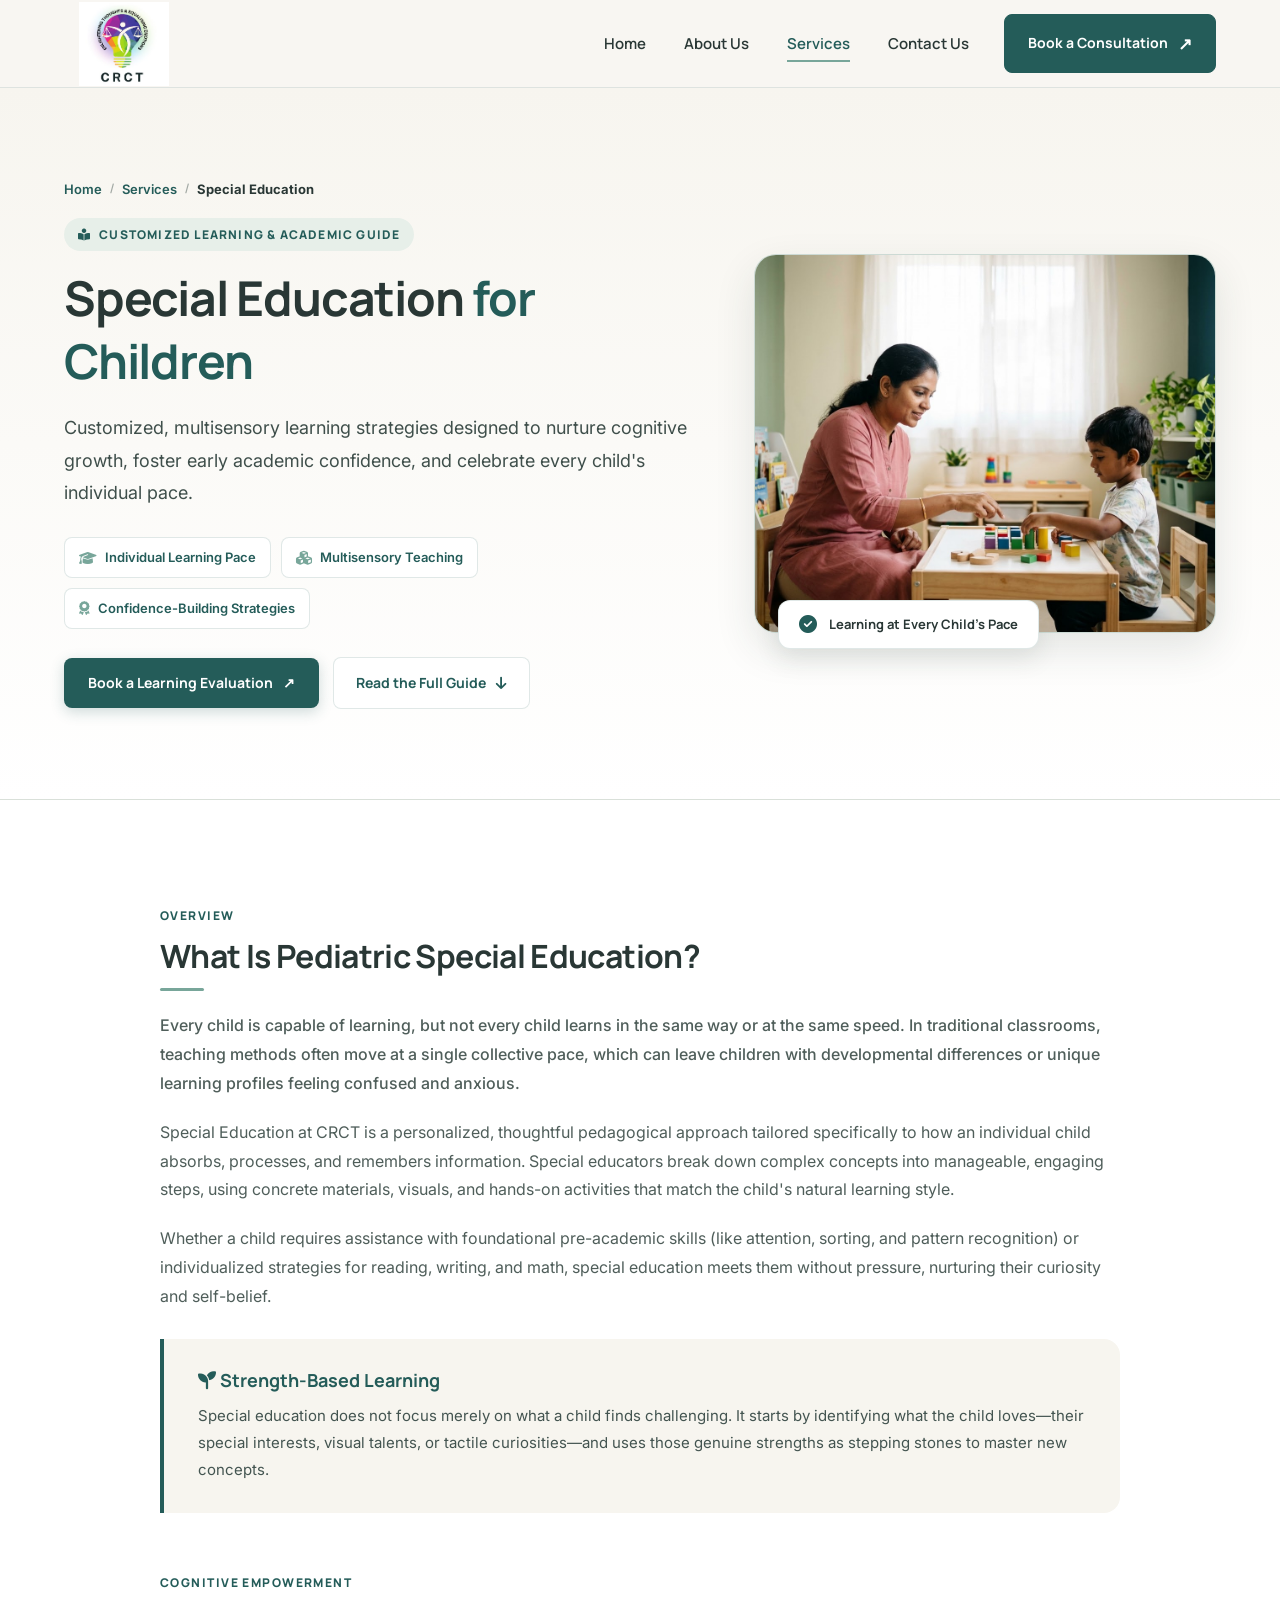
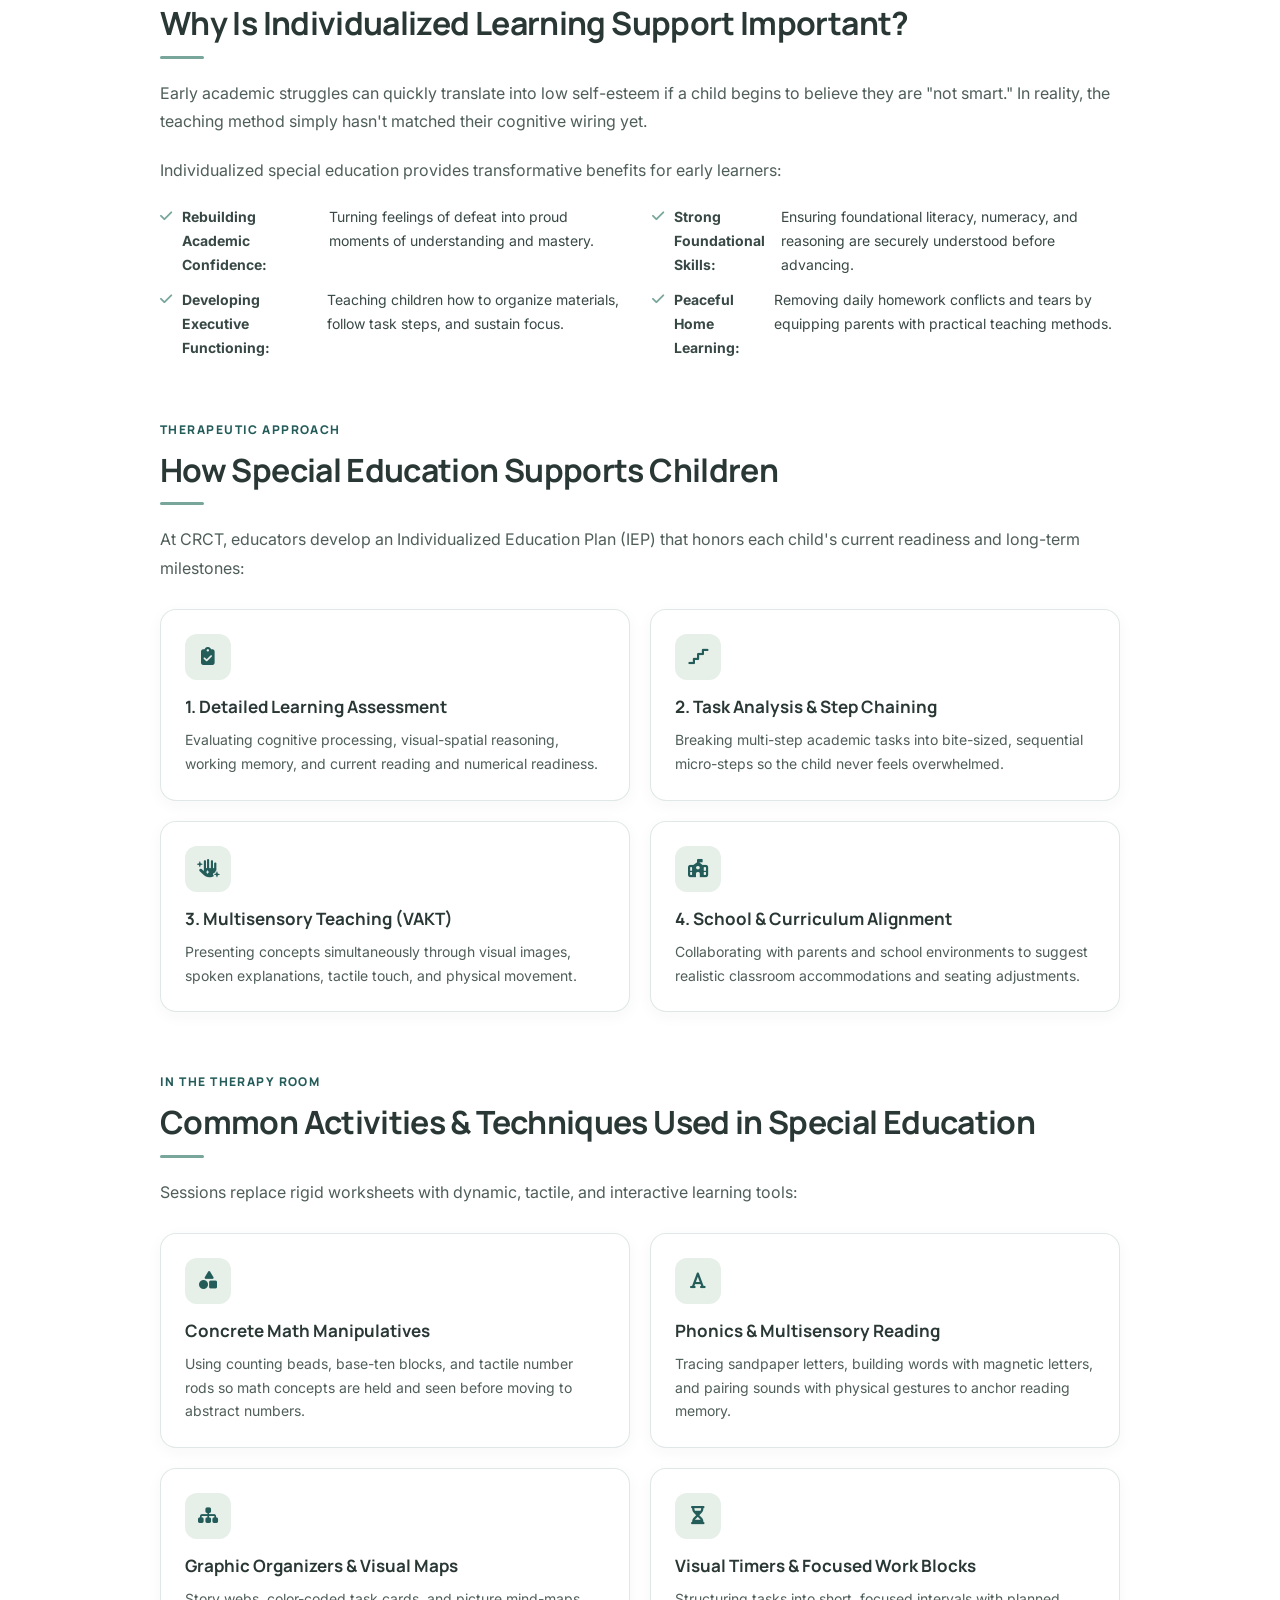
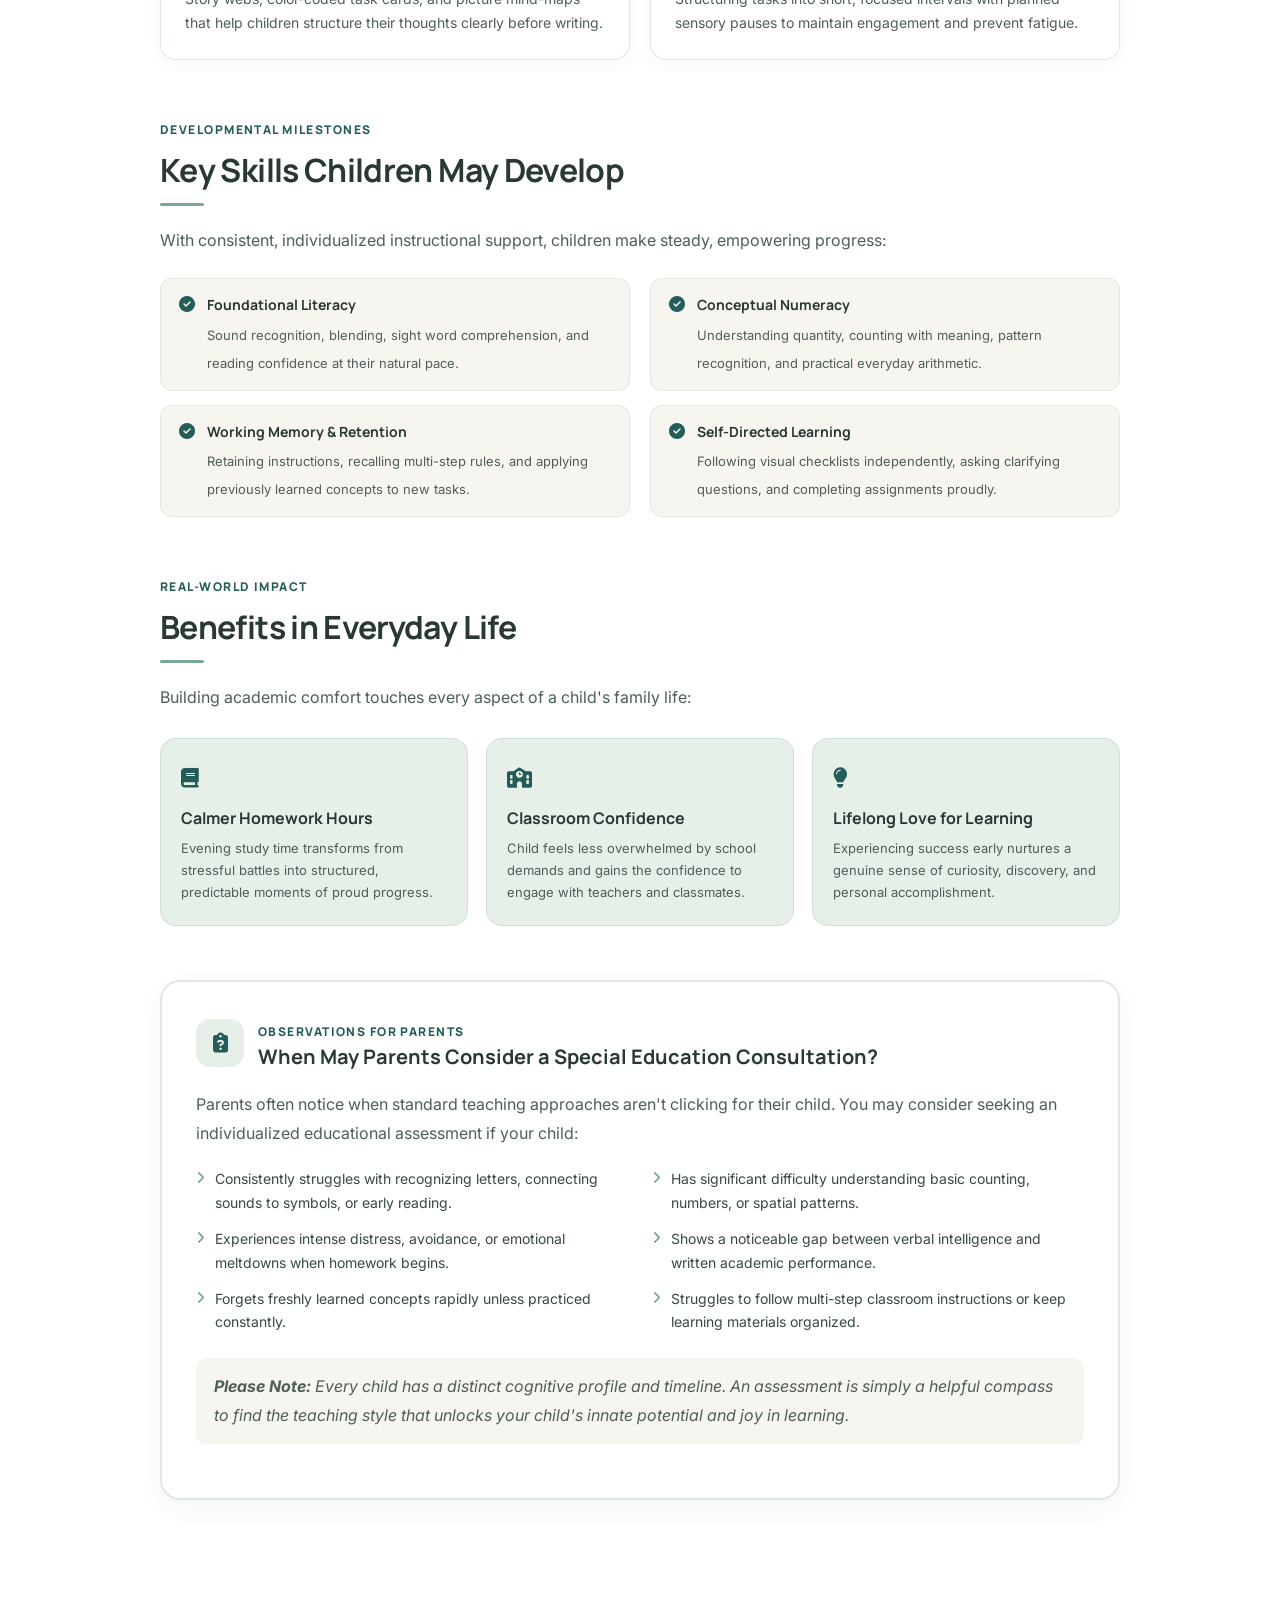
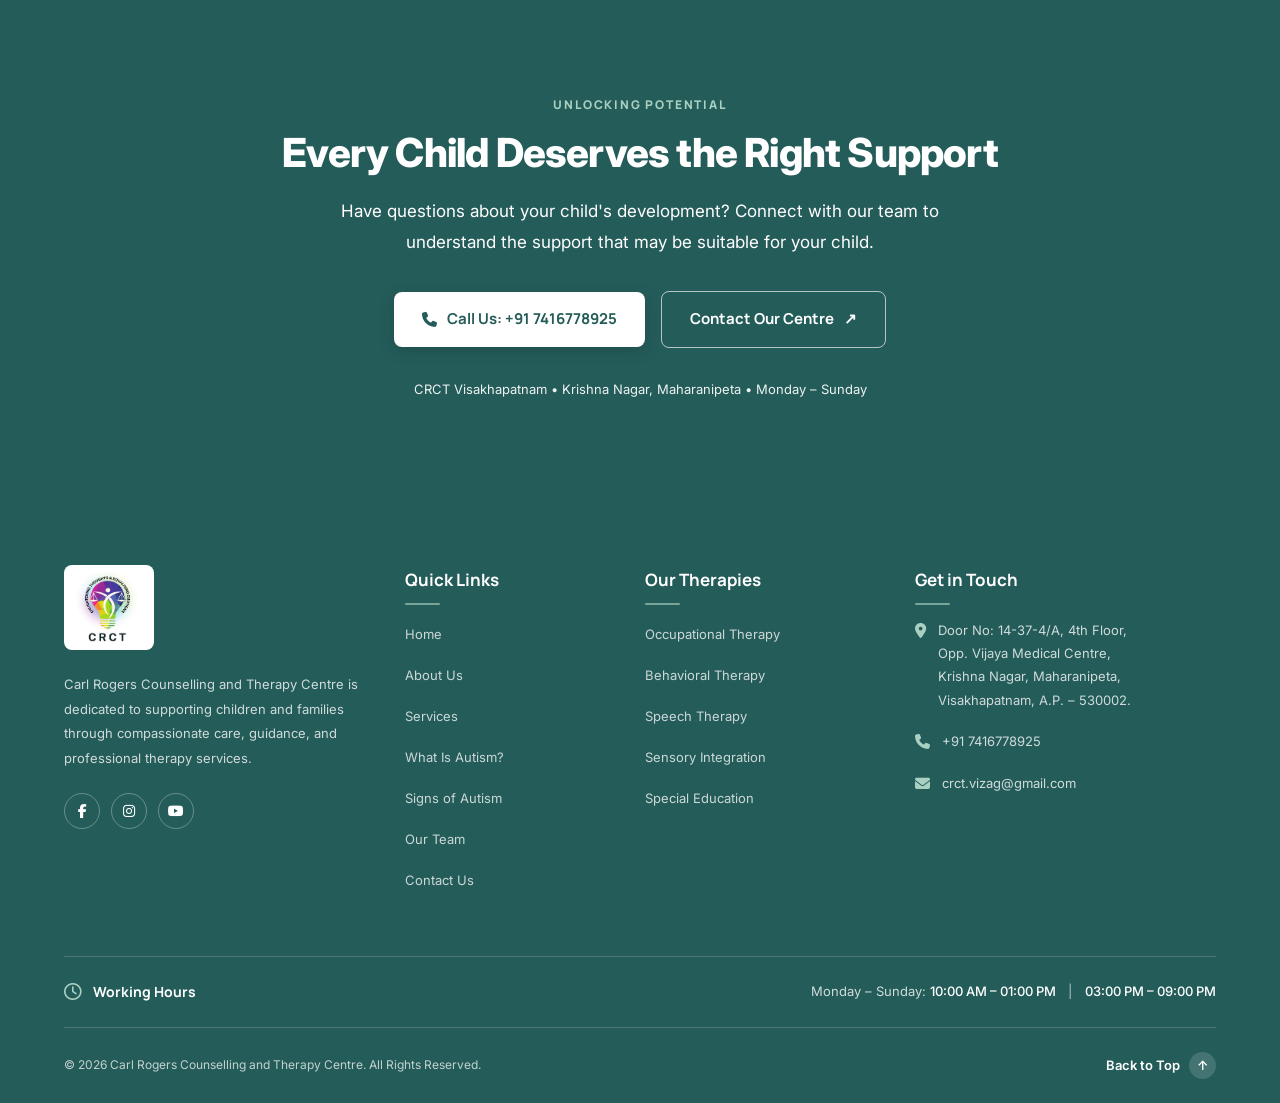
<file: special-education.html>
<!DOCTYPE html>
<html lang="en">

<head>
  <meta charset="UTF-8">
  <meta name="viewport" content="width=device-width, initial-scale=1.0">
  <meta name="description"
    content="Parent's guide to Special Education at Carl Rogers Counselling and Therapy Centre (CRCT). Learn how individualized learning strategies, multisensory teaching, and cognitive support help children learn with confidence.">
  <title>Special Education for Children | CRCT</title>
  <link rel="icon" type="image/png" href="assets/logo/crct-logo.png">

  <!-- Typography & Icons -->
  <link rel="preconnect" href="https://fonts.googleapis.com">
  <link rel="preconnect" href="https://fonts.gstatic.com" crossorigin>
  <link
    href="https://fonts.googleapis.com/css2?family=Inter:wght@400;500;600;700&family=Manrope:wght@400;500;600;700;800&display=swap"
    rel="stylesheet">
  <link rel="stylesheet" href="https://cdnjs.cloudflare.com/ajax/libs/font-awesome/6.5.2/css/all.min.css">

  <!-- Stylesheets -->
  <link rel="stylesheet" href="css/style.css">
  <link rel="stylesheet" href="css/responsive.css">
  <link rel="stylesheet" href="css/therapy-detail.css">
</head>

<body class="therapy-page" id="page-top">

  <!-- =====================================
       1. COMMON NAVBAR
  ===================================== -->
  <header class="crct-header" id="crctHeader">
    <nav class="crct-navbar container" aria-label="Main navigation">
      <a href="index.html" class="crct-logo" aria-label="CRCT Home">
        <img src="assets/logo/crct-logo.png" alt="Carl Rogers Counselling and Therapy Centre">
      </a>

      <ul class="nav-menu" id="navMenu">
        <li><a href="index.html" class="nav-link">Home</a></li>
        <li><a href="about.html" class="nav-link">About Us</a></li>
        <li><a href="services.html" class="nav-link active" aria-current="page">Services</a></li>
        <li><a href="contact.html" class="nav-link">Contact Us</a></li>
        <li class="mobile-cta">
          <a href="contact.html" class="nav-cta">
            Book a Consultation <span aria-hidden="true">↗</span>
          </a>
        </li>
      </ul>

      <a href="contact.html" class="nav-cta desktop-cta">
        Book a Consultation <span aria-hidden="true">↗</span>
      </a>

      <button class="menu-toggle" id="menuToggle" type="button" aria-label="Open navigation menu"
        aria-expanded="false" aria-controls="navMenu">
        <span></span>
        <span></span>
        <span></span>
      </button>
    </nav>
  </header>


  <main id="main-content">

    <!-- =====================================
         2. CATEGORY HERO BANNER
    ===================================== -->
    <section class="therapy-hero" aria-labelledby="hero-title">
      <div class="container therapy-hero-inner">

        <div class="therapy-hero-copy">
          <nav class="therapy-breadcrumbs" aria-label="Breadcrumb">
            <a href="index.html">Home</a>
            <span class="sep">/</span>
            <a href="services.html">Services</a>
            <span class="sep">/</span>
            <span class="current">Special Education</span>
          </nav>

          <span class="therapy-eyebrow">
            <i class="fa-solid fa-book-open-reader" aria-hidden="true"></i> CUSTOMIZED LEARNING &amp; ACADEMIC GUIDE
          </span>

          <h1 id="hero-title" class="therapy-hero-title">
            Special Education <span>for Children</span>
          </h1>

          <p class="therapy-hero-lead">
            Customized, multisensory learning strategies designed to nurture cognitive growth, foster early academic confidence, and celebrate every child's individual pace.
          </p>

          <div class="therapy-hero-chips" aria-label="Key therapy highlights">
            <span class="therapy-chip"><i class="fa-solid fa-graduation-cap"></i> Individual Learning Pace</span>
            <span class="therapy-chip"><i class="fa-solid fa-cubes"></i> Multisensory Teaching</span>
            <span class="therapy-chip"><i class="fa-solid fa-award"></i> Confidence-Building Strategies</span>
          </div>

          <div class="therapy-hero-actions">
            <a href="contact.html" class="btn-hero-primary">
              Book a Learning Evaluation <span>↗</span>
            </a>
            <a href="#guide-content" class="btn-hero-secondary">
              Read the Full Guide <i class="fa-solid fa-arrow-down" aria-hidden="true"></i>
            </a>
          </div>
        </div>

        <div class="therapy-hero-visual">
          <div class="therapy-hero-img-wrap">
            <img src="assets/images/about-crct.jpg" alt="Child-centered special education environment with therapist and learning materials" loading="eager">
          </div>
          <div class="therapy-hero-badge" aria-hidden="true">
            <i class="fa-solid fa-circle-check"></i>
            <span>Learning at Every Child's Pace</span>
          </div>
        </div>

      </div>
    </section>


    <!-- =====================================
         3. DETAILED BLOG / INFORMATION CONTENT
    ===================================== -->
    <section class="therapy-article-section" id="guide-content">
      <div class="container therapy-article-layout">

        <!-- Introduction -->
        <article class="content-block">
          <span class="content-block-eyebrow">OVERVIEW</span>
          <h2 class="content-block-title">What Is Pediatric Special Education?</h2>
          <p class="content-lead-p">
            Every child is capable of learning, but not every child learns in the same way or at the same speed. In traditional classrooms, teaching methods often move at a single collective pace, which can leave children with developmental differences or unique learning profiles feeling confused and anxious.
          </p>
          <p>
            Special Education at CRCT is a personalized, thoughtful pedagogical approach tailored specifically to how an individual child absorbs, processes, and remembers information. Special educators break down complex concepts into manageable, engaging steps, using concrete materials, visuals, and hands-on activities that match the child's natural learning style.
          </p>
          <p>
            Whether a child requires assistance with foundational pre-academic skills (like attention, sorting, and pattern recognition) or individualized strategies for reading, writing, and math, special education meets them without pressure, nurturing their curiosity and self-belief.
          </p>

          <div class="therapy-callout">
            <h4><i class="fa-solid fa-seedling" aria-hidden="true"></i> Strength-Based Learning</h4>
            <p>
              Special education does not focus merely on what a child finds challenging. It starts by identifying what the child loves—their special interests, visual talents, or tactile curiosities—and uses those genuine strengths as stepping stones to master new concepts.
            </p>
          </div>
        </article>

        <!-- Why It Is Important -->
        <article class="content-block">
          <span class="content-block-eyebrow">COGNITIVE EMPOWERMENT</span>
          <h2 class="content-block-title">Why Is Individualized Learning Support Important?</h2>
          <p>
            Early academic struggles can quickly translate into low self-esteem if a child begins to believe they are "not smart." In reality, the teaching method simply hasn't matched their cognitive wiring yet.
          </p>
          <p>
            Individualized special education provides transformative benefits for early learners:
          </p>
          <ul class="guidance-list" style="margin-top: 14px;">
            <li><i class="fa-solid fa-check"></i> <strong>Rebuilding Academic Confidence:</strong> Turning feelings of defeat into proud moments of understanding and mastery.</li>
            <li><i class="fa-solid fa-check"></i> <strong>Strong Foundational Skills:</strong> Ensuring foundational literacy, numeracy, and reasoning are securely understood before advancing.</li>
            <li><i class="fa-solid fa-check"></i> <strong>Developing Executive Functioning:</strong> Teaching children how to organize materials, follow task steps, and sustain focus.</li>
            <li><i class="fa-solid fa-check"></i> <strong>Peaceful Home Learning:</strong> Removing daily homework conflicts and tears by equipping parents with practical teaching methods.</li>
          </ul>
        </article>

        <!-- How It Supports Children -->
        <article class="content-block">
          <span class="content-block-eyebrow">THERAPEUTIC APPROACH</span>
          <h2 class="content-block-title">How Special Education Supports Children</h2>
          <p>
            At CRCT, educators develop an Individualized Education Plan (IEP) that honors each child's current readiness and long-term milestones:
          </p>
          <div class="techniques-grid">
            <div class="technique-card">
              <div class="technique-icon"><i class="fa-solid fa-clipboard-check"></i></div>
              <h4>1. Detailed Learning Assessment</h4>
              <p>Evaluating cognitive processing, visual-spatial reasoning, working memory, and current reading and numerical readiness.</p>
            </div>
            <div class="technique-card">
              <div class="technique-icon"><i class="fa-solid fa-stairs"></i></div>
              <h4>2. Task Analysis &amp; Step Chaining</h4>
              <p>Breaking multi-step academic tasks into bite-sized, sequential micro-steps so the child never feels overwhelmed.</p>
            </div>
            <div class="technique-card">
              <div class="technique-icon"><i class="fa-solid fa-hand-sparkles"></i></div>
              <h4>3. Multisensory Teaching (VAKT)</h4>
              <p>Presenting concepts simultaneously through visual images, spoken explanations, tactile touch, and physical movement.</p>
            </div>
            <div class="technique-card">
              <div class="technique-icon"><i class="fa-solid fa-school-flag"></i></div>
              <h4>4. School &amp; Curriculum Alignment</h4>
              <p>Collaborating with parents and school environments to suggest realistic classroom accommodations and seating adjustments.</p>
            </div>
          </div>
        </article>

        <!-- Common Activities & Techniques -->
        <article class="content-block">
          <span class="content-block-eyebrow">IN THE THERAPY ROOM</span>
          <h2 class="content-block-title">Common Activities &amp; Techniques Used in Special Education</h2>
          <p>
            Sessions replace rigid worksheets with dynamic, tactile, and interactive learning tools:
          </p>
          <div class="techniques-grid">
            <div class="technique-card">
              <div class="technique-icon"><i class="fa-solid fa-shapes"></i></div>
              <h4>Concrete Math Manipulatives</h4>
              <p>Using counting beads, base-ten blocks, and tactile number rods so math concepts are held and seen before moving to abstract numbers.</p>
            </div>
            <div class="technique-card">
              <div class="technique-icon"><i class="fa-solid fa-font"></i></div>
              <h4>Phonics &amp; Multisensory Reading</h4>
              <p>Tracing sandpaper letters, building words with magnetic letters, and pairing sounds with physical gestures to anchor reading memory.</p>
            </div>
            <div class="technique-card">
              <div class="technique-icon"><i class="fa-solid fa-sitemap"></i></div>
              <h4>Graphic Organizers &amp; Visual Maps</h4>
              <p>Story webs, color-coded task cards, and picture mind-maps that help children structure their thoughts clearly before writing.</p>
            </div>
            <div class="technique-card">
              <div class="technique-icon"><i class="fa-solid fa-hourglass-half"></i></div>
              <h4>Visual Timers &amp; Focused Work Blocks</h4>
              <p>Structuring tasks into short, focused intervals with planned sensory pauses to maintain engagement and prevent fatigue.</p>
            </div>
          </div>
        </article>

        <!-- Skills Developed -->
        <article class="content-block">
          <span class="content-block-eyebrow">DEVELOPMENTAL MILESTONES</span>
          <h2 class="content-block-title">Key Skills Children May Develop</h2>
          <p>
            With consistent, individualized instructional support, children make steady, empowering progress:
          </p>
          <div class="skills-grid">
            <div class="skill-item">
              <i class="fa-solid fa-circle-check"></i>
              <div class="skill-item-copy">
                <strong>Foundational Literacy</strong>
                <span>Sound recognition, blending, sight word comprehension, and reading confidence at their natural pace.</span>
              </div>
            </div>
            <div class="skill-item">
              <i class="fa-solid fa-circle-check"></i>
              <div class="skill-item-copy">
                <strong>Conceptual Numeracy</strong>
                <span>Understanding quantity, counting with meaning, pattern recognition, and practical everyday arithmetic.</span>
              </div>
            </div>
            <div class="skill-item">
              <i class="fa-solid fa-circle-check"></i>
              <div class="skill-item-copy">
                <strong>Working Memory &amp; Retention</strong>
                <span>Retaining instructions, recalling multi-step rules, and applying previously learned concepts to new tasks.</span>
              </div>
            </div>
            <div class="skill-item">
              <i class="fa-solid fa-circle-check"></i>
              <div class="skill-item-copy">
                <strong>Self-Directed Learning</strong>
                <span>Following visual checklists independently, asking clarifying questions, and completing assignments proudly.</span>
              </div>
            </div>
          </div>
        </article>

        <!-- Everyday Life Benefits -->
        <article class="content-block">
          <span class="content-block-eyebrow">REAL-WORLD IMPACT</span>
          <h2 class="content-block-title">Benefits in Everyday Life</h2>
          <p>
            Building academic comfort touches every aspect of a child's family life:
          </p>
          <div class="benefits-row">
            <div class="benefit-card">
              <div class="benefit-card-icon"><i class="fa-solid fa-book"></i></div>
              <h4>Calmer Homework Hours</h4>
              <p>Evening study time transforms from stressful battles into structured, predictable moments of proud progress.</p>
            </div>
            <div class="benefit-card">
              <div class="benefit-card-icon"><i class="fa-solid fa-school"></i></div>
              <h4>Classroom Confidence</h4>
              <p>Child feels less overwhelmed by school demands and gains the confidence to engage with teachers and classmates.</p>
            </div>
            <div class="benefit-card">
              <div class="benefit-card-icon"><i class="fa-solid fa-lightbulb"></i></div>
              <h4>Lifelong Love for Learning</h4>
              <p>Experiencing success early nurtures a genuine sense of curiosity, discovery, and personal accomplishment.</p>
            </div>
          </div>
        </article>

        <!-- When Parents May Consider Consulting -->
        <article class="content-block">
          <div class="guidance-box">
            <div class="guidance-box-header">
              <div class="guidance-icon-badge" aria-hidden="true">
                <i class="fa-solid fa-clipboard-question"></i>
              </div>
              <div>
                <span class="content-block-eyebrow" style="margin-bottom: 2px;">OBSERVATIONS FOR PARENTS</span>
                <h3>When May Parents Consider a Special Education Consultation?</h3>
              </div>
            </div>
            <p>
              Parents often notice when standard teaching approaches aren't clicking for their child. You may consider seeking an individualized educational assessment if your child:
            </p>
            <ul class="guidance-list">
              <li><i class="fa-solid fa-angle-right"></i> Consistently struggles with recognizing letters, connecting sounds to symbols, or early reading.</li>
              <li><i class="fa-solid fa-angle-right"></i> Has significant difficulty understanding basic counting, numbers, or spatial patterns.</li>
              <li><i class="fa-solid fa-angle-right"></i> Experiences intense distress, avoidance, or emotional meltdowns when homework begins.</li>
              <li><i class="fa-solid fa-angle-right"></i> Shows a noticeable gap between verbal intelligence and written academic performance.</li>
              <li><i class="fa-solid fa-angle-right"></i> Forgets freshly learned concepts rapidly unless practiced constantly.</li>
              <li><i class="fa-solid fa-angle-right"></i> Struggles to follow multi-step classroom instructions or keep learning materials organized.</li>
            </ul>
            <p class="guidance-disclaimer">
              <strong>Please Note:</strong> Every child has a distinct cognitive profile and timeline. An assessment is simply a helpful compass to find the teaching style that unlocks your child's innate potential and joy in learning.
            </p>
          </div>
        </article>

      </div>
    </section>


    <!-- =====================================
         4. CALL TO ACTION SECTION
    ===================================== -->
    <section class="therapy-cta-section" aria-labelledby="cta-title">
      <div class="container therapy-cta-inner">
        <span class="therapy-cta-eyebrow">UNLOCKING POTENTIAL</span>
        <h2 id="cta-title" class="therapy-cta-title">
          Every Child Deserves the Right Support
        </h2>
        <p class="therapy-cta-desc">
          Have questions about your child's development? Connect with our team to understand the support that may be suitable for your child.
        </p>

        <div class="therapy-cta-buttons">
          <a href="tel:+917416778925" class="btn-cta-phone">
            <i class="fa-solid fa-phone" aria-hidden="true"></i> Call Us: +91 7416778925
          </a>
          <a href="contact.html" class="btn-cta-contact">
            Contact Our Centre <span aria-hidden="true">↗</span>
          </a>
        </div>

        <p class="therapy-cta-meta">
          CRCT Visakhapatnam &bull; Krishna Nagar, Maharanipeta &bull; Monday &ndash; Sunday
        </p>
      </div>
    </section>

  </main>


  <!-- =====================================
       5. COMMON FOOTER
  ===================================== -->
  <footer class="crct-footer" id="contact">

    <div class="container">

      <div class="footer-main">

        <!-- Brand Information -->
        <div class="footer-brand">

          <a href="index.html" class="footer-logo" aria-label="CRCT Home">
            <img src="assets/logo/crct-logo.png" alt="Carl Rogers Counselling and Therapy Centre">
          </a>

          <p>
            Carl Rogers Counselling and Therapy Centre is dedicated
            to supporting children and families through compassionate
            care, guidance, and professional therapy services.
          </p>

          <div class="footer-socials">
            <a href="#" aria-label="Facebook">
              <i class="fa-brands fa-facebook-f"></i>
            </a>

            <a href="#" aria-label="Instagram">
              <i class="fa-brands fa-instagram"></i>
            </a>

            <a href="#" aria-label="YouTube">
              <i class="fa-brands fa-youtube"></i>
            </a>
          </div>

        </div>

        <!-- Quick Links -->
        <div class="footer-column">
          <h3>Quick Links</h3>

          <ul>
            <li><a href="index.html">Home</a></li>
            <li><a href="about.html">About Us</a></li>
            <li><a href="services.html">Services</a></li>
            <li><a href="index.html#autism">What Is Autism?</a></li>
            <li><a href="index.html#autism-signs">Signs of Autism</a></li>
            <li><a href="index.html#team">Our Team</a></li>
            <li><a href="contact.html">Contact Us</a></li>
          </ul>
        </div>

        <!-- Therapies -->
        <div class="footer-column">
          <h3>Our Therapies</h3>

          <ul>
            <li><a href="occupational-therapy.html">Occupational Therapy</a></li>
            <li><a href="behavioral-therapy.html">Behavioral Therapy</a></li>
            <li><a href="speech-therapy.html">Speech Therapy</a></li>
            <li><a href="sensory-integration-therapy.html">Sensory Integration</a></li>
            <li><a href="special-education.html">Special Education</a></li>
          </ul>
        </div>

        <!-- Contact Information -->
        <div class="footer-column footer-contact">
          <h3>Get in Touch</h3>

          <div class="footer-contact-item">
            <i class="fa-solid fa-location-dot"></i>
            <p>
              Door No: 14-37-4/A, 4th Floor,<br>
              Opp. Vijaya Medical Centre,<br>
              Krishna Nagar, Maharanipeta,<br>
              Visakhapatnam, A.P. – 530002.
            </p>
          </div>

          <div class="footer-contact-item">
            <i class="fa-solid fa-phone"></i>
            <a href="tel:+917416778925">+91 7416778925</a>
          </div>

          <div class="footer-contact-item">
            <i class="fa-solid fa-envelope"></i>
            <a href="mailto:crct.vizag@gmail.com">
              crct.vizag@gmail.com
            </a>
          </div>

        </div>

      </div>

      <!-- Working Hours -->
      <div class="footer-hours">
        <div>
          <i class="fa-regular fa-clock"></i>
          <strong>Working Hours</strong>
        </div>

        <p>
          Monday – Sunday:
          <span>10:00 AM – 01:00 PM</span>
          <span class="footer-hours-separator">|</span>
          <span>03:00 PM – 09:00 PM</span>
        </p>
      </div>

      <!-- Bottom Footer -->
      <div class="footer-bottom">

        <p>
          © <span id="footer-year" class="footer-year">2026</span>
          Carl Rogers Counselling and Therapy Centre.
          All Rights Reserved.
        </p>

        <a href="#crctHeader" class="footer-back-top" aria-label="Back to Top">
          Back to Top <span>↑</span>
        </a>

      </div>

    </div>

  </footer>

  <script src="js/navigation.js"></script>
  <script src="js/main.js"></script>
</body>

</html>
</file>
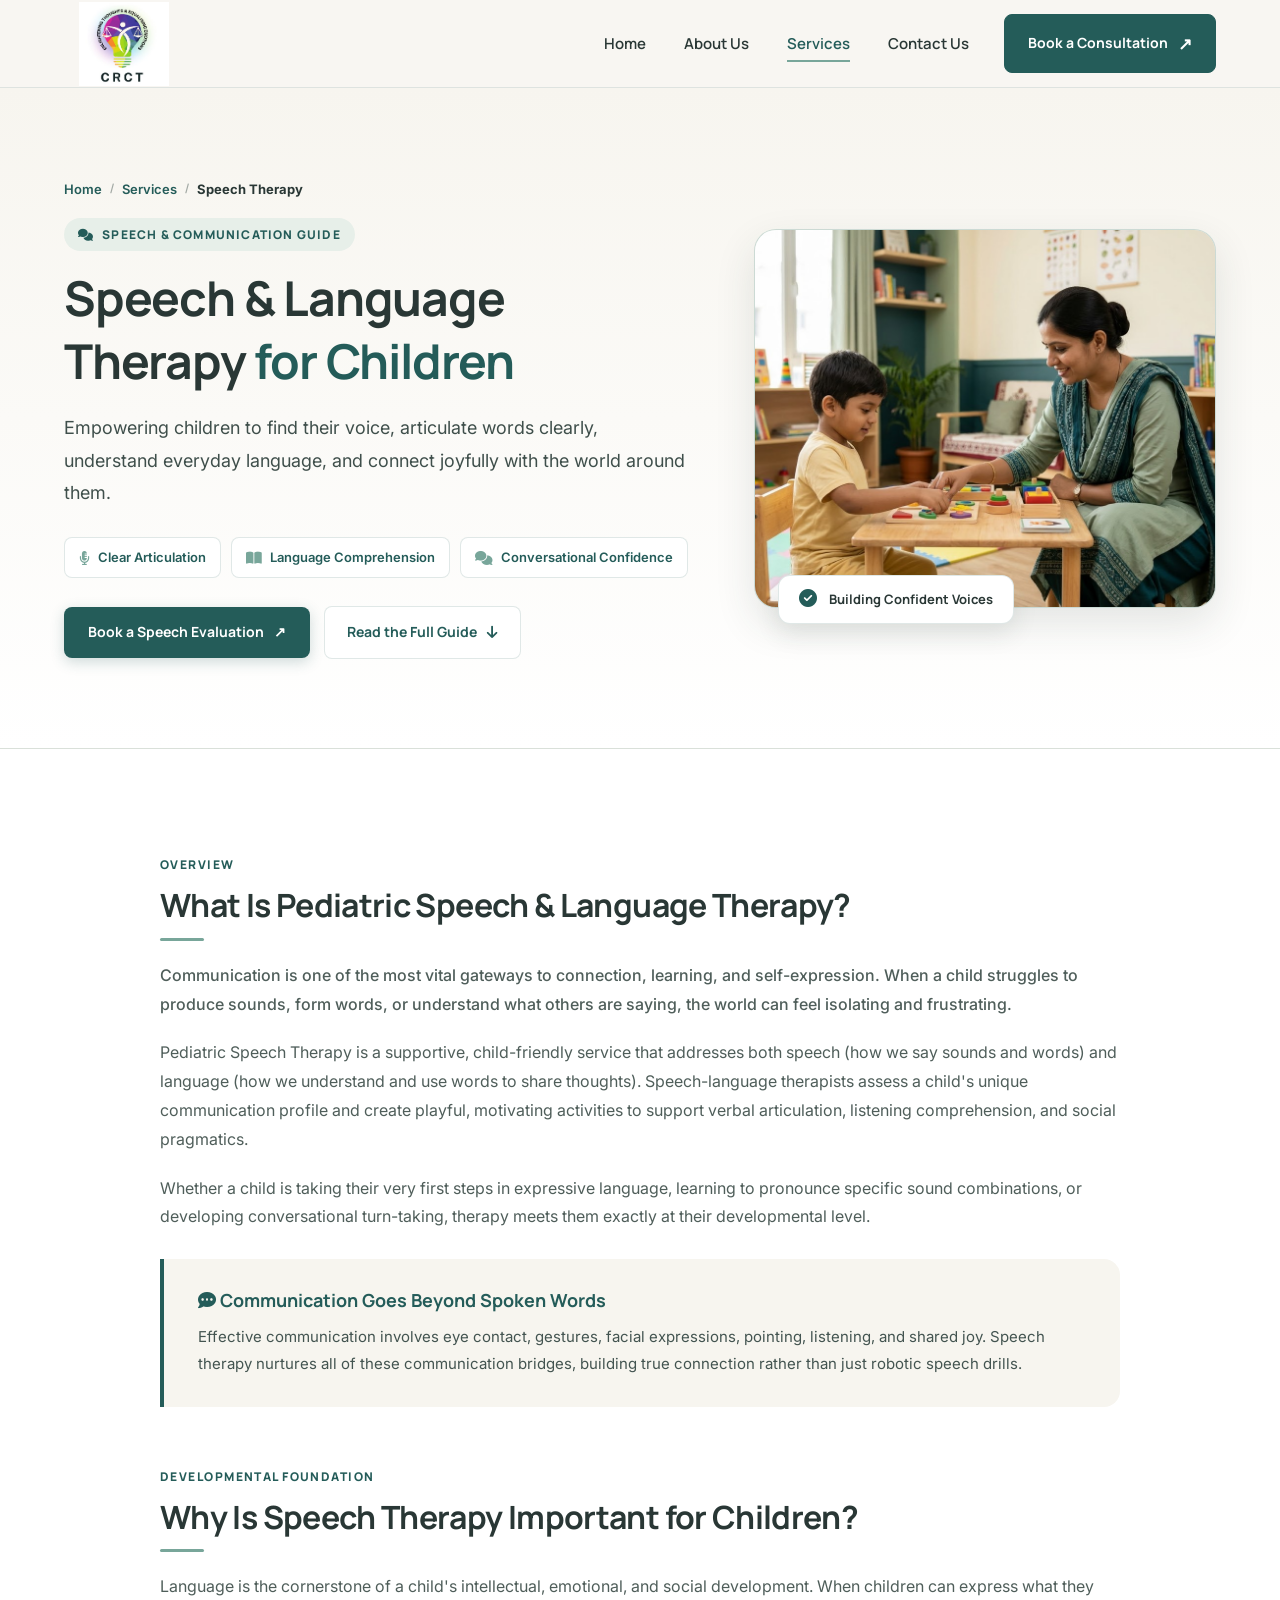
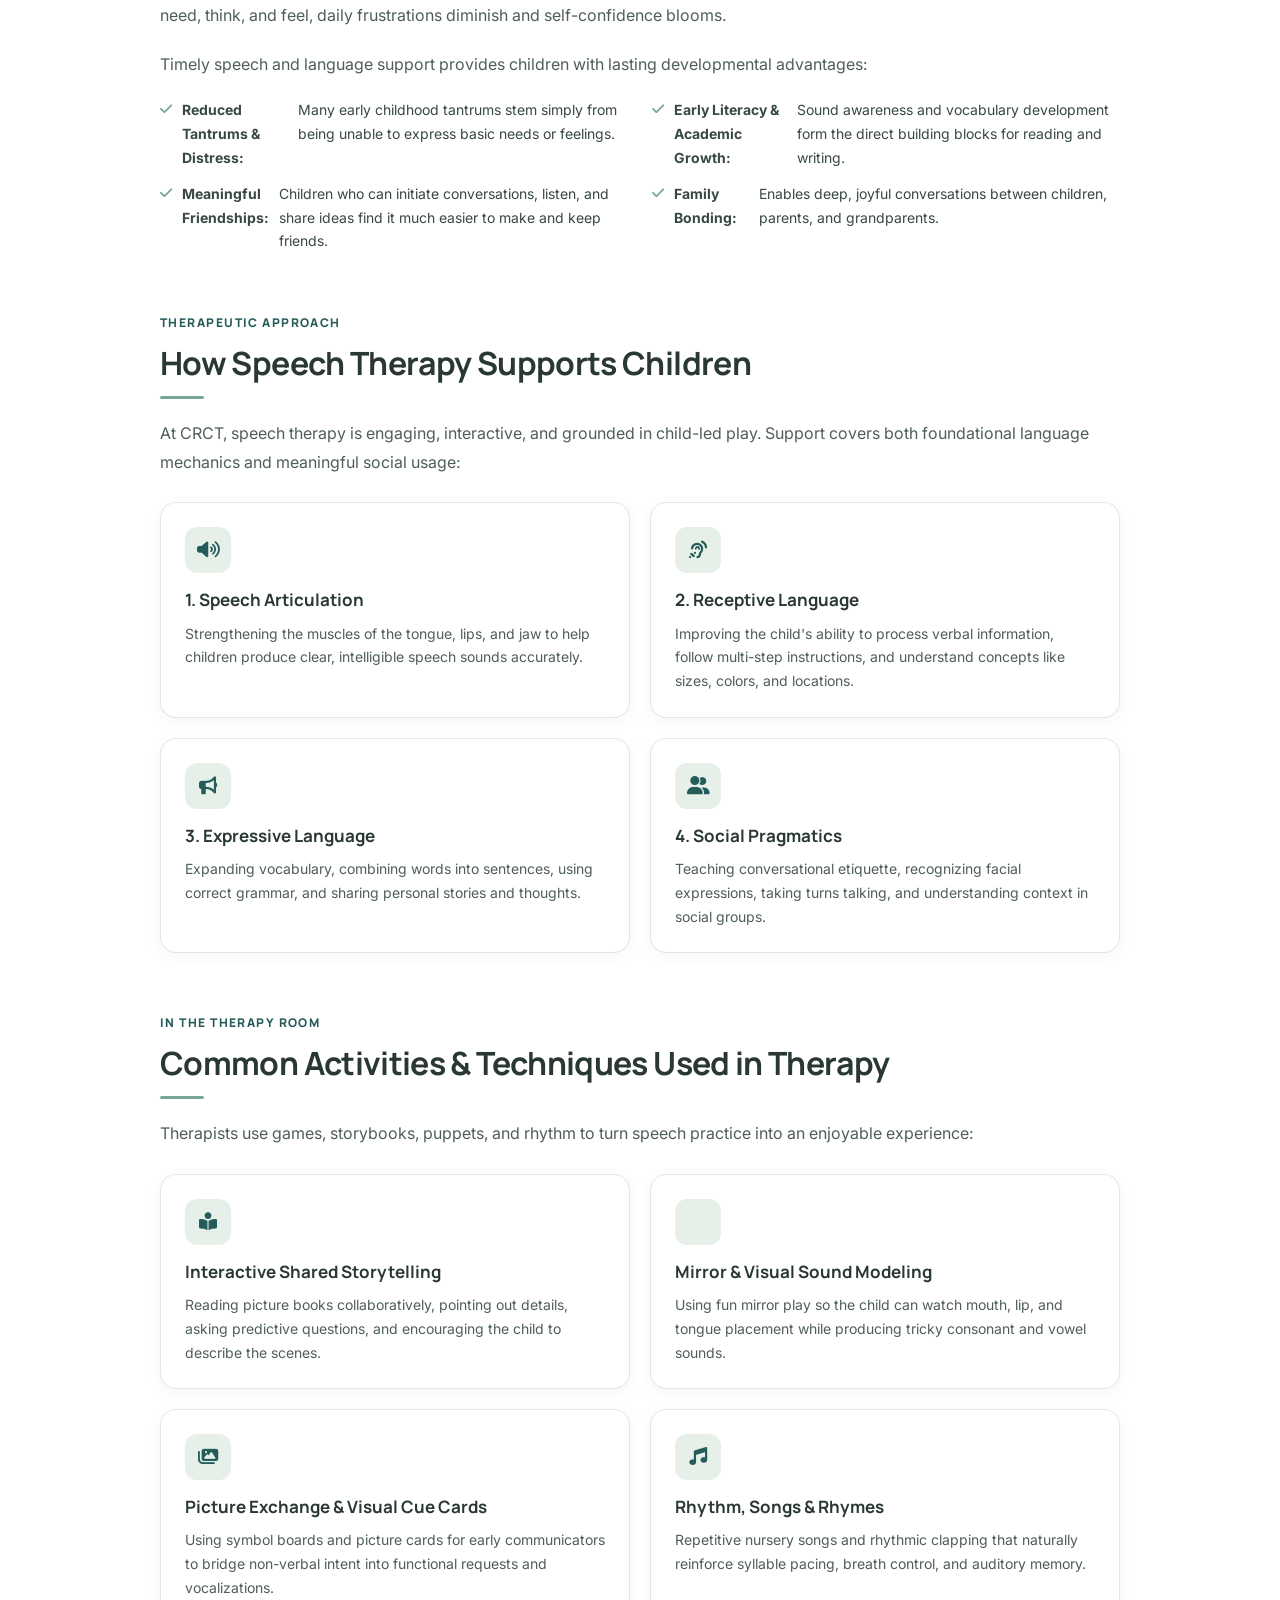
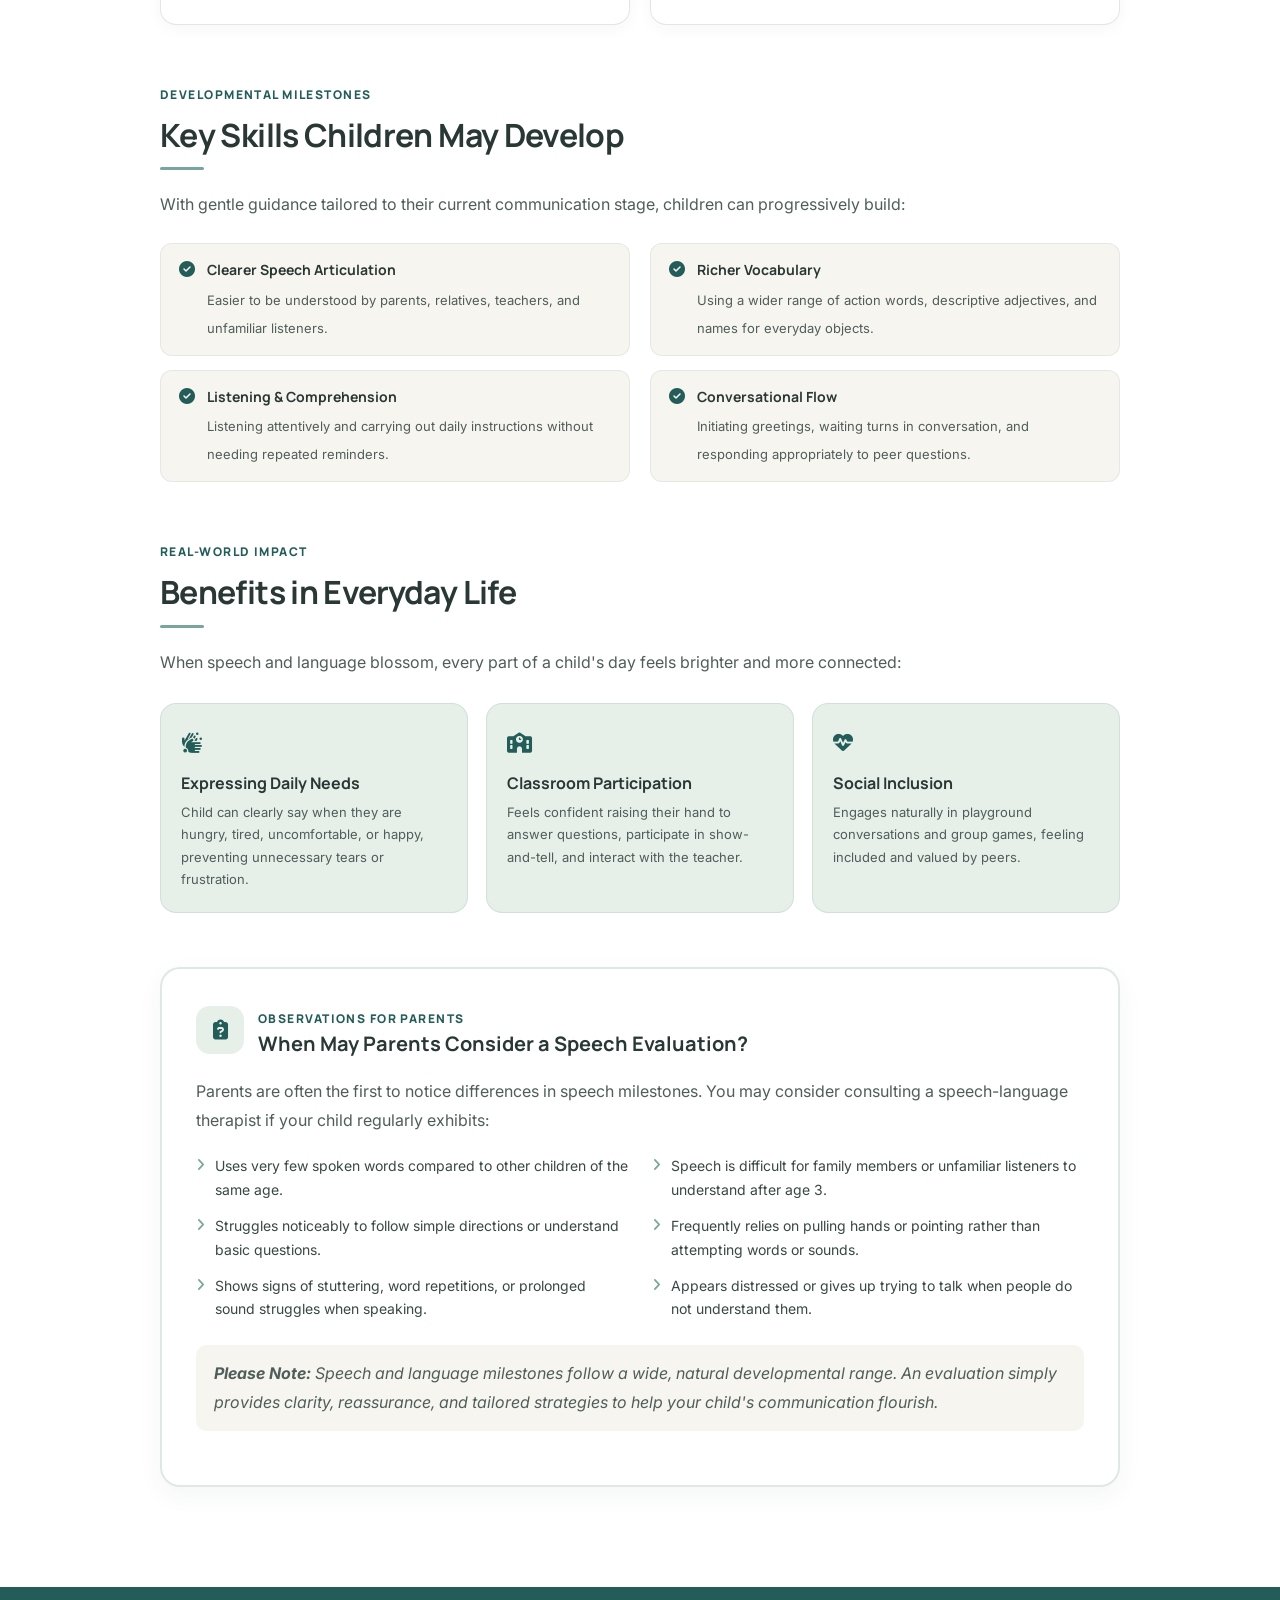
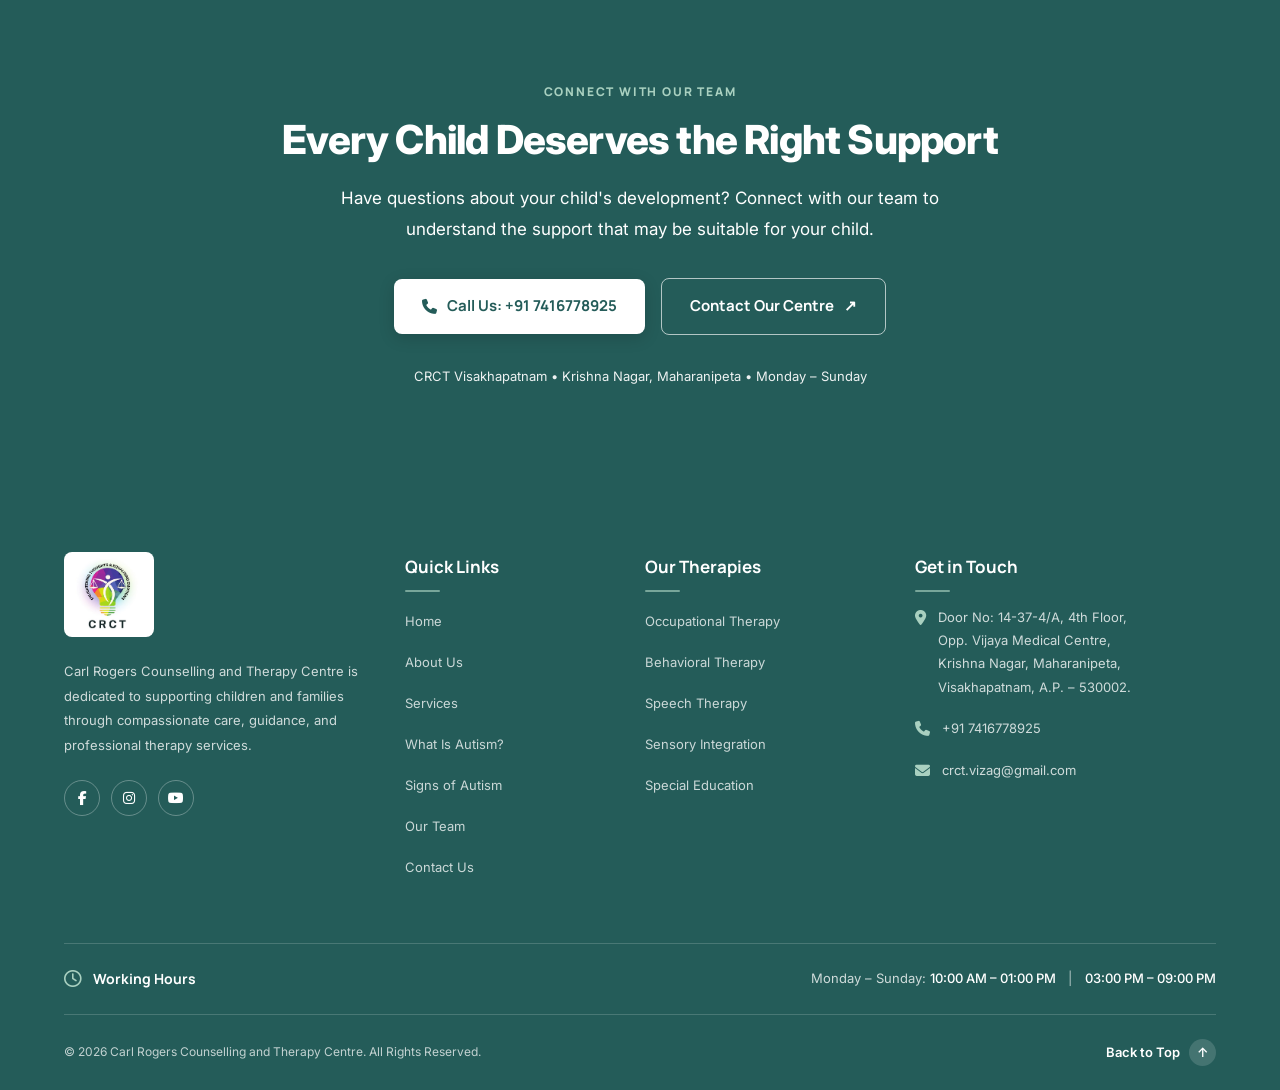
<file: speech-therapy.html>
<!DOCTYPE html>
<html lang="en">

<head>
  <meta charset="UTF-8">
  <meta name="viewport" content="width=device-width, initial-scale=1.0">
  <meta name="description"
    content="Parent's guide to Pediatric Speech & Language Therapy at Carl Rogers Counselling and Therapy Centre (CRCT). Learn how speech therapy supports articulation, language comprehension, and confident communication.">
  <title>Speech Therapy for Children | CRCT</title>
  <link rel="icon" type="image/png" href="assets/logo/crct-logo.png">

  <!-- Typography & Icons -->
  <link rel="preconnect" href="https://fonts.googleapis.com">
  <link rel="preconnect" href="https://fonts.gstatic.com" crossorigin>
  <link
    href="https://fonts.googleapis.com/css2?family=Inter:wght@400;500;600;700&family=Manrope:wght@400;500;600;700;800&display=swap"
    rel="stylesheet">
  <link rel="stylesheet" href="https://cdnjs.cloudflare.com/ajax/libs/font-awesome/6.5.2/css/all.min.css">

  <!-- Stylesheets -->
  <link rel="stylesheet" href="css/style.css">
  <link rel="stylesheet" href="css/responsive.css">
  <link rel="stylesheet" href="css/therapy-detail.css">
</head>

<body class="therapy-page" id="page-top">

  <!-- =====================================
       1. COMMON NAVBAR
  ===================================== -->
  <header class="crct-header" id="crctHeader">
    <nav class="crct-navbar container" aria-label="Main navigation">
      <a href="index.html" class="crct-logo" aria-label="CRCT Home">
        <img src="assets/logo/crct-logo.png" alt="Carl Rogers Counselling and Therapy Centre">
      </a>

      <ul class="nav-menu" id="navMenu">
        <li><a href="index.html" class="nav-link">Home</a></li>
        <li><a href="about.html" class="nav-link">About Us</a></li>
        <li><a href="services.html" class="nav-link active" aria-current="page">Services</a></li>
        <li><a href="contact.html" class="nav-link">Contact Us</a></li>
        <li class="mobile-cta">
          <a href="contact.html" class="nav-cta">
            Book a Consultation <span aria-hidden="true">↗</span>
          </a>
        </li>
      </ul>

      <a href="contact.html" class="nav-cta desktop-cta">
        Book a Consultation <span aria-hidden="true">↗</span>
      </a>

      <button class="menu-toggle" id="menuToggle" type="button" aria-label="Open navigation menu"
        aria-expanded="false" aria-controls="navMenu">
        <span></span>
        <span></span>
        <span></span>
      </button>
    </nav>
  </header>


  <main id="main-content">

    <!-- =====================================
         2. CATEGORY HERO BANNER
    ===================================== -->
    <section class="therapy-hero" aria-labelledby="hero-title">
      <div class="container therapy-hero-inner">

        <div class="therapy-hero-copy">
          <nav class="therapy-breadcrumbs" aria-label="Breadcrumb">
            <a href="index.html">Home</a>
            <span class="sep">/</span>
            <a href="services.html">Services</a>
            <span class="sep">/</span>
            <span class="current">Speech Therapy</span>
          </nav>

          <span class="therapy-eyebrow">
            <i class="fa-solid fa-comments" aria-hidden="true"></i> SPEECH &amp; COMMUNICATION GUIDE
          </span>

          <h1 id="hero-title" class="therapy-hero-title">
            Speech &amp; Language Therapy <span>for Children</span>
          </h1>

          <p class="therapy-hero-lead">
            Empowering children to find their voice, articulate words clearly, understand everyday language, and connect joyfully with the world around them.
          </p>

          <div class="therapy-hero-chips" aria-label="Key therapy highlights">
            <span class="therapy-chip"><i class="fa-solid fa-microphone-lines"></i> Clear Articulation</span>
            <span class="therapy-chip"><i class="fa-solid fa-book-open"></i> Language Comprehension</span>
            <span class="therapy-chip"><i class="fa-solid fa-comments"></i> Conversational Confidence</span>
          </div>

          <div class="therapy-hero-actions">
            <a href="contact.html" class="btn-hero-primary">
              Book a Speech Evaluation <span>↗</span>
            </a>
            <a href="#guide-content" class="btn-hero-secondary">
              Read the Full Guide <i class="fa-solid fa-arrow-down" aria-hidden="true"></i>
            </a>
          </div>
        </div>

        <div class="therapy-hero-visual">
          <div class="therapy-hero-img-wrap">
            <img src="assets/images/hero-01.jpg" alt="Child developing communication skills during engaging speech therapy" loading="eager">
          </div>
          <div class="therapy-hero-badge" aria-hidden="true">
            <i class="fa-solid fa-circle-check"></i>
            <span>Building Confident Voices</span>
          </div>
        </div>

      </div>
    </section>


    <!-- =====================================
         3. DETAILED BLOG / INFORMATION CONTENT
    ===================================== -->
    <section class="therapy-article-section" id="guide-content">
      <div class="container therapy-article-layout">

        <!-- Introduction -->
        <article class="content-block">
          <span class="content-block-eyebrow">OVERVIEW</span>
          <h2 class="content-block-title">What Is Pediatric Speech &amp; Language Therapy?</h2>
          <p class="content-lead-p">
            Communication is one of the most vital gateways to connection, learning, and self-expression. When a child struggles to produce sounds, form words, or understand what others are saying, the world can feel isolating and frustrating.
          </p>
          <p>
            Pediatric Speech Therapy is a supportive, child-friendly service that addresses both speech (how we say sounds and words) and language (how we understand and use words to share thoughts). Speech-language therapists assess a child's unique communication profile and create playful, motivating activities to support verbal articulation, listening comprehension, and social pragmatics.
          </p>
          <p>
            Whether a child is taking their very first steps in expressive language, learning to pronounce specific sound combinations, or developing conversational turn-taking, therapy meets them exactly at their developmental level.
          </p>

          <div class="therapy-callout">
            <h4><i class="fa-solid fa-comment-dots" aria-hidden="true"></i> Communication Goes Beyond Spoken Words</h4>
            <p>
              Effective communication involves eye contact, gestures, facial expressions, pointing, listening, and shared joy. Speech therapy nurtures all of these communication bridges, building true connection rather than just robotic speech drills.
            </p>
          </div>
        </article>

        <!-- Why It Is Important -->
        <article class="content-block">
          <span class="content-block-eyebrow">DEVELOPMENTAL FOUNDATION</span>
          <h2 class="content-block-title">Why Is Speech Therapy Important for Children?</h2>
          <p>
            Language is the cornerstone of a child's intellectual, emotional, and social development. When children can express what they need, think, and feel, daily frustrations diminish and self-confidence blooms.
          </p>
          <p>
            Timely speech and language support provides children with lasting developmental advantages:
          </p>
          <ul class="guidance-list" style="margin-top: 14px;">
            <li><i class="fa-solid fa-check"></i> <strong>Reduced Tantrums &amp; Distress:</strong> Many early childhood tantrums stem simply from being unable to express basic needs or feelings.</li>
            <li><i class="fa-solid fa-check"></i> <strong>Early Literacy &amp; Academic Growth:</strong> Sound awareness and vocabulary development form the direct building blocks for reading and writing.</li>
            <li><i class="fa-solid fa-check"></i> <strong>Meaningful Friendships:</strong> Children who can initiate conversations, listen, and share ideas find it much easier to make and keep friends.</li>
            <li><i class="fa-solid fa-check"></i> <strong>Family Bonding:</strong> Enables deep, joyful conversations between children, parents, and grandparents.</li>
          </ul>
        </article>

        <!-- How It Supports Children -->
        <article class="content-block">
          <span class="content-block-eyebrow">THERAPEUTIC APPROACH</span>
          <h2 class="content-block-title">How Speech Therapy Supports Children</h2>
          <p>
            At CRCT, speech therapy is engaging, interactive, and grounded in child-led play. Support covers both foundational language mechanics and meaningful social usage:
          </p>
          <div class="techniques-grid">
            <div class="technique-card">
              <div class="technique-icon"><i class="fa-solid fa-volume-high"></i></div>
              <h4>1. Speech Articulation</h4>
              <p>Strengthening the muscles of the tongue, lips, and jaw to help children produce clear, intelligible speech sounds accurately.</p>
            </div>
            <div class="technique-card">
              <div class="technique-icon"><i class="fa-solid fa-ear-listen"></i></div>
              <h4>2. Receptive Language</h4>
              <p>Improving the child's ability to process verbal information, follow multi-step instructions, and understand concepts like sizes, colors, and locations.</p>
            </div>
            <div class="technique-card">
              <div class="technique-icon"><i class="fa-solid fa-bullhorn"></i></div>
              <h4>3. Expressive Language</h4>
              <p>Expanding vocabulary, combining words into sentences, using correct grammar, and sharing personal stories and thoughts.</p>
            </div>
            <div class="technique-card">
              <div class="technique-icon"><i class="fa-solid fa-user-group"></i></div>
              <h4>4. Social Pragmatics</h4>
              <p>Teaching conversational etiquette, recognizing facial expressions, taking turns talking, and understanding context in social groups.</p>
            </div>
          </div>
        </article>

        <!-- Common Activities & Techniques -->
        <article class="content-block">
          <span class="content-block-eyebrow">IN THE THERAPY ROOM</span>
          <h2 class="content-block-title">Common Activities &amp; Techniques Used in Therapy</h2>
          <p>
            Therapists use games, storybooks, puppets, and rhythm to turn speech practice into an enjoyable experience:
          </p>
          <div class="techniques-grid">
            <div class="technique-card">
              <div class="technique-icon"><i class="fa-solid fa-book-open-reader"></i></div>
              <h4>Interactive Shared Storytelling</h4>
              <p>Reading picture books collaboratively, pointing out details, asking predictive questions, and encouraging the child to describe the scenes.</p>
            </div>
            <div class="technique-card">
              <div class="technique-icon"><i class="fa-solid fa-mirror"></i></div>
              <h4>Mirror &amp; Visual Sound Modeling</h4>
              <p>Using fun mirror play so the child can watch mouth, lip, and tongue placement while producing tricky consonant and vowel sounds.</p>
            </div>
            <div class="technique-card">
              <div class="technique-icon"><i class="fa-solid fa-images"></i></div>
              <h4>Picture Exchange &amp; Visual Cue Cards</h4>
              <p>Using symbol boards and picture cards for early communicators to bridge non-verbal intent into functional requests and vocalizations.</p>
            </div>
            <div class="technique-card">
              <div class="technique-icon"><i class="fa-solid fa-music"></i></div>
              <h4>Rhythm, Songs &amp; Rhymes</h4>
              <p>Repetitive nursery songs and rhythmic clapping that naturally reinforce syllable pacing, breath control, and auditory memory.</p>
            </div>
          </div>
        </article>

        <!-- Skills Developed -->
        <article class="content-block">
          <span class="content-block-eyebrow">DEVELOPMENTAL MILESTONES</span>
          <h2 class="content-block-title">Key Skills Children May Develop</h2>
          <p>
            With gentle guidance tailored to their current communication stage, children can progressively build:
          </p>
          <div class="skills-grid">
            <div class="skill-item">
              <i class="fa-solid fa-circle-check"></i>
              <div class="skill-item-copy">
                <strong>Clearer Speech Articulation</strong>
                <span>Easier to be understood by parents, relatives, teachers, and unfamiliar listeners.</span>
              </div>
            </div>
            <div class="skill-item">
              <i class="fa-solid fa-circle-check"></i>
              <div class="skill-item-copy">
                <strong>Richer Vocabulary</strong>
                <span>Using a wider range of action words, descriptive adjectives, and names for everyday objects.</span>
              </div>
            </div>
            <div class="skill-item">
              <i class="fa-solid fa-circle-check"></i>
              <div class="skill-item-copy">
                <strong>Listening &amp; Comprehension</strong>
                <span>Listening attentively and carrying out daily instructions without needing repeated reminders.</span>
              </div>
            </div>
            <div class="skill-item">
              <i class="fa-solid fa-circle-check"></i>
              <div class="skill-item-copy">
                <strong>Conversational Flow</strong>
                <span>Initiating greetings, waiting turns in conversation, and responding appropriately to peer questions.</span>
              </div>
            </div>
          </div>
        </article>

        <!-- Everyday Life Benefits -->
        <article class="content-block">
          <span class="content-block-eyebrow">REAL-WORLD IMPACT</span>
          <h2 class="content-block-title">Benefits in Everyday Life</h2>
          <p>
            When speech and language blossom, every part of a child's day feels brighter and more connected:
          </p>
          <div class="benefits-row">
            <div class="benefit-card">
              <div class="benefit-card-icon"><i class="fa-solid fa-hands-bubbles"></i></div>
              <h4>Expressing Daily Needs</h4>
              <p>Child can clearly say when they are hungry, tired, uncomfortable, or happy, preventing unnecessary tears or frustration.</p>
            </div>
            <div class="benefit-card">
              <div class="benefit-card-icon"><i class="fa-solid fa-school"></i></div>
              <h4>Classroom Participation</h4>
              <p>Feels confident raising their hand to answer questions, participate in show-and-tell, and interact with the teacher.</p>
            </div>
            <div class="benefit-card">
              <div class="benefit-card-icon"><i class="fa-solid fa-heart-pulse"></i></div>
              <h4>Social Inclusion</h4>
              <p>Engages naturally in playground conversations and group games, feeling included and valued by peers.</p>
            </div>
          </div>
        </article>

        <!-- When Parents May Consider Consulting -->
        <article class="content-block">
          <div class="guidance-box">
            <div class="guidance-box-header">
              <div class="guidance-icon-badge" aria-hidden="true">
                <i class="fa-solid fa-clipboard-question"></i>
              </div>
              <div>
                <span class="content-block-eyebrow" style="margin-bottom: 2px;">OBSERVATIONS FOR PARENTS</span>
                <h3>When May Parents Consider a Speech Evaluation?</h3>
              </div>
            </div>
            <p>
              Parents are often the first to notice differences in speech milestones. You may consider consulting a speech-language therapist if your child regularly exhibits:
            </p>
            <ul class="guidance-list">
              <li><i class="fa-solid fa-angle-right"></i> Uses very few spoken words compared to other children of the same age.</li>
              <li><i class="fa-solid fa-angle-right"></i> Speech is difficult for family members or unfamiliar listeners to understand after age 3.</li>
              <li><i class="fa-solid fa-angle-right"></i> Struggles noticeably to follow simple directions or understand basic questions.</li>
              <li><i class="fa-solid fa-angle-right"></i> Frequently relies on pulling hands or pointing rather than attempting words or sounds.</li>
              <li><i class="fa-solid fa-angle-right"></i> Shows signs of stuttering, word repetitions, or prolonged sound struggles when speaking.</li>
              <li><i class="fa-solid fa-angle-right"></i> Appears distressed or gives up trying to talk when people do not understand them.</li>
            </ul>
            <p class="guidance-disclaimer">
              <strong>Please Note:</strong> Speech and language milestones follow a wide, natural developmental range. An evaluation simply provides clarity, reassurance, and tailored strategies to help your child's communication flourish.
            </p>
          </div>
        </article>

      </div>
    </section>


    <!-- =====================================
         4. CALL TO ACTION SECTION
    ===================================== -->
    <section class="therapy-cta-section" aria-labelledby="cta-title">
      <div class="container therapy-cta-inner">
        <span class="therapy-cta-eyebrow">CONNECT WITH OUR TEAM</span>
        <h2 id="cta-title" class="therapy-cta-title">
          Every Child Deserves the Right Support
        </h2>
        <p class="therapy-cta-desc">
          Have questions about your child's development? Connect with our team to understand the support that may be suitable for your child.
        </p>

        <div class="therapy-cta-buttons">
          <a href="tel:+917416778925" class="btn-cta-phone">
            <i class="fa-solid fa-phone" aria-hidden="true"></i> Call Us: +91 7416778925
          </a>
          <a href="contact.html" class="btn-cta-contact">
            Contact Our Centre <span aria-hidden="true">↗</span>
          </a>
        </div>

        <p class="therapy-cta-meta">
          CRCT Visakhapatnam &bull; Krishna Nagar, Maharanipeta &bull; Monday &ndash; Sunday
        </p>
      </div>
    </section>

  </main>


  <!-- =====================================
       5. COMMON FOOTER
  ===================================== -->
  <footer class="crct-footer" id="contact">

    <div class="container">

      <div class="footer-main">

        <!-- Brand Information -->
        <div class="footer-brand">

          <a href="index.html" class="footer-logo" aria-label="CRCT Home">
            <img src="assets/logo/crct-logo.png" alt="Carl Rogers Counselling and Therapy Centre">
          </a>

          <p>
            Carl Rogers Counselling and Therapy Centre is dedicated
            to supporting children and families through compassionate
            care, guidance, and professional therapy services.
          </p>

          <div class="footer-socials">
            <a href="#" aria-label="Facebook">
              <i class="fa-brands fa-facebook-f"></i>
            </a>

            <a href="#" aria-label="Instagram">
              <i class="fa-brands fa-instagram"></i>
            </a>

            <a href="#" aria-label="YouTube">
              <i class="fa-brands fa-youtube"></i>
            </a>
          </div>

        </div>

        <!-- Quick Links -->
        <div class="footer-column">
          <h3>Quick Links</h3>

          <ul>
            <li><a href="index.html">Home</a></li>
            <li><a href="about.html">About Us</a></li>
            <li><a href="services.html">Services</a></li>
            <li><a href="index.html#autism">What Is Autism?</a></li>
            <li><a href="index.html#autism-signs">Signs of Autism</a></li>
            <li><a href="index.html#team">Our Team</a></li>
            <li><a href="contact.html">Contact Us</a></li>
          </ul>
        </div>

        <!-- Therapies -->
        <div class="footer-column">
          <h3>Our Therapies</h3>

          <ul>
            <li><a href="occupational-therapy.html">Occupational Therapy</a></li>
            <li><a href="behavioral-therapy.html">Behavioral Therapy</a></li>
            <li><a href="speech-therapy.html">Speech Therapy</a></li>
            <li><a href="sensory-integration-therapy.html">Sensory Integration</a></li>
            <li><a href="special-education.html">Special Education</a></li>
          </ul>
        </div>

        <!-- Contact Information -->
        <div class="footer-column footer-contact">
          <h3>Get in Touch</h3>

          <div class="footer-contact-item">
            <i class="fa-solid fa-location-dot"></i>
            <p>
              Door No: 14-37-4/A, 4th Floor,<br>
              Opp. Vijaya Medical Centre,<br>
              Krishna Nagar, Maharanipeta,<br>
              Visakhapatnam, A.P. – 530002.
            </p>
          </div>

          <div class="footer-contact-item">
            <i class="fa-solid fa-phone"></i>
            <a href="tel:+917416778925">+91 7416778925</a>
          </div>

          <div class="footer-contact-item">
            <i class="fa-solid fa-envelope"></i>
            <a href="mailto:crct.vizag@gmail.com">
              crct.vizag@gmail.com
            </a>
          </div>

        </div>

      </div>

      <!-- Working Hours -->
      <div class="footer-hours">
        <div>
          <i class="fa-regular fa-clock"></i>
          <strong>Working Hours</strong>
        </div>

        <p>
          Monday – Sunday:
          <span>10:00 AM – 01:00 PM</span>
          <span class="footer-hours-separator">|</span>
          <span>03:00 PM – 09:00 PM</span>
        </p>
      </div>

      <!-- Bottom Footer -->
      <div class="footer-bottom">

        <p>
          © <span id="footer-year" class="footer-year">2026</span>
          Carl Rogers Counselling and Therapy Centre.
          All Rights Reserved.
        </p>

        <a href="#crctHeader" class="footer-back-top" aria-label="Back to Top">
          Back to Top <span>↑</span>
        </a>

      </div>

    </div>

  </footer>

  <script src="js/navigation.js"></script>
  <script src="js/main.js"></script>
</body>

</html>
</file>
<file: css/style.css>
/* ================= CRCT NAVBAR ================= */

:root {
  --primary: #245C59;
  --secondary: #78A69A;
  --background: #f8f6f2;
  --light-green: #E7EFE9;
  --accent: #D9AD79;
  --text-dark: #293735;
  --white: #FFFFFF;

  --font-heading: "Manrope", sans-serif;
  --font-body: "Inter", sans-serif;

  --navbar-height: 88px;
}

/* Global reset */

* {
  margin: 0;
  padding: 0;
  box-sizing: border-box;
}

html {
  scroll-behavior: smooth;
  scroll-padding-top: 100px;
}

body {
  font-family: var(--font-body);
  color: var(--text-dark);
  overflow-x: clip;
  width: 100%;
}

/* Container */

.container {
  width: min(1200px, 90%);
  margin: 0 auto;
}

/* Header */

.crct-header {
  width: 100%;
  height: var(--navbar-height);
  background: var(--background);
  position: -webkit-sticky;
  position: sticky;
  top: 0;
  z-index: 1000;
  border-bottom: 1px solid rgba(36, 92, 89, 0.12);
  transition: box-shadow 0.3s ease;
  -webkit-backface-visibility: hidden;
  backface-visibility: hidden;
}

.crct-header.scrolled {
  box-shadow: 0 5px 20px rgba(41, 55, 53, 0.07);
}

/* Navbar layout */

.crct-navbar {
  height: 100%;
  display: flex;
  align-items: center;
  justify-content: space-between;
  gap: 35px;
}

/* Logo */

.crct-logo {
  display: flex;
  align-items: center;
  flex-shrink: 0;
}

.crct-logo img {
  width: 120px;
  height: 84px;
  object-fit: contain;
  display: block;
}

/* Navigation links */

.nav-menu {
  display: flex;
  align-items: center;
  justify-content: center;
  gap: 38px;
  list-style: none;
  margin-left: auto;
}

.nav-link {
  position: relative;
  text-decoration: none;
  color: var(--text-dark);
  font-family: var(--font-heading);
  font-size: 15px;
  font-weight: 600;
  transition: color 0.3s ease;
  padding: 10px 0;
}

.nav-link:hover,
.nav-link.active {
  color: var(--primary);
}

.nav-link::after {
  content: "";
  position: absolute;
  left: 0;
  bottom: 2px;
  width: 0;
  height: 2px;
  background: var(--secondary);
  transition: width 0.3s ease;
}

.nav-link:hover::after,
.nav-link.active::after {
  width: 100%;
}

/* CTA Button */

.nav-cta {
  display: inline-flex;
  align-items: center;
  justify-content: center;
  gap: 10px;
  padding: 14px 23px;
  border-radius: 8px;
  background: var(--primary);
  color: var(--white);
  text-decoration: none;
  font-family: var(--font-heading);
  font-size: 14px;
  font-weight: 700;
  white-space: nowrap;
  border: 1px solid var(--primary);
  transition:
    background 0.3s ease,
    color 0.3s ease,
    transform 0.3s ease;
}

.nav-cta:hover {
  background: transparent;
  color: var(--primary);
  transform: translateY(-2px);
}

.nav-cta span {
  font-size: 17px;
}

.mobile-cta,
.menu-toggle {
  display: none;
}

/* ================= TABLET ================= */

@media (max-width: 1024px) {

  .crct-navbar {
    gap: 20px;
  }

  .nav-menu {
    gap: 22px;
  }

  .nav-cta {
    padding: 12px 16px;
    font-size: 13px;
  }

}

/* ================= MOBILE ================= */

@media (max-width: 768px) {

  :root {
    --navbar-height: 76px;
  }

  .crct-header {
    position: -webkit-sticky;
    position: sticky;
    top: 0;
    left: 0;
    right: 0;
    width: 100%;
    z-index: 1000;
    background: var(--background);
  }

  .container {
    width: 90%;
  }

  .crct-navbar {
    gap: 10px;
  }

  .crct-logo img {
    width: 105px;
    height: 72px;
  }

  /* Mobile menu */

  .nav-menu {
    position: absolute;
    top: 100%;
    left: 0;
    width: 100%;
    max-height: calc(100vh - var(--navbar-height));
    overflow-y: auto;
    -webkit-overflow-scrolling: touch;
    padding: 15px 5% 25px;

    display: flex;
    flex-direction: column;
    align-items: stretch;
    gap: 0;

    background: var(--background);
    border-bottom: 1px solid rgba(36, 92, 89, 0.12);
    box-shadow: 0 12px 20px rgba(41, 55, 53, 0.06);

    opacity: 0;
    visibility: hidden;
    pointer-events: none;

    transform: translateY(-10px);
    transition:
      opacity 0.3s ease,
      visibility 0.3s ease,
      transform 0.3s ease;
  }

  .nav-menu.open {
    opacity: 1;
    visibility: visible;
    pointer-events: auto;
    transform: translateY(0);
  }

  .nav-menu li {
    width: 100%;
  }

  .nav-link {
    display: block;
    padding: 16px 5px;
    border-bottom: 1px solid rgba(36, 92, 89, 0.10);
    font-size: 15px;
  }

  .nav-link::after {
    display: none;
  }

  /* Mobile CTA */

  .desktop-cta {
    display: none;
  }

  .mobile-cta {
    display: block;
    padding-top: 20px;
  }

  .mobile-cta .nav-cta {
    width: 100%;
    padding: 15px;
  }

  /* Hamburger */

  .menu-toggle {
    width: 43px;
    height: 43px;
    border: 1px solid rgba(36, 92, 89, 0.2);
    border-radius: 8px;
    background: transparent;

    display: flex;
    flex-direction: column;
    align-items: center;
    justify-content: center;
    gap: 5px;

    cursor: pointer;
  }

  .menu-toggle span {
    width: 20px;
    height: 2px;
    background: var(--primary);
    border-radius: 5px;
    transition: all 0.3s ease;
  }

  .menu-toggle.active span:nth-child(1) {
    transform: translateY(7px) rotate(45deg);
  }

  .menu-toggle.active span:nth-child(2) {
    opacity: 0;
  }

  .menu-toggle.active span:nth-child(3) {
    transform: translateY(-7px) rotate(-45deg);
  }

}

/* Smaller mobile devices */

@media (max-width: 380px) {

  .crct-logo img {
    width: 96px;
    height: 66px;
  }

  .menu-toggle {
    width: 40px;
    height: 40px;
  }

}

/* ================= CRCT HERO CAROUSEL ================= */
/* IMAGE-ONLY HERO CAROUSEL */

.crct-hero {
  width: 100%;
  overflow: hidden;
}

.hero-carousel {
  width: 100%;
  aspect-ratio: 16 / 9;
  position: relative;
  overflow: hidden;
  isolation: isolate;
  background: var(--light-green);
}

.hero-slide {
  position: absolute;
  inset: 0;
  opacity: 0;
  visibility: hidden;
  pointer-events: none;
  transition: opacity 0.85s ease, visibility 0s linear 0.85s;
}

.hero-slide.active {
  opacity: 1;
  visibility: visible;
  z-index: 1;
  pointer-events: auto;
  transition: opacity 0.85s ease, visibility 0s;
}

.hero-slide img {
  width: 100%;
  height: 100%;
  display: block;
  object-fit: cover;
  object-position: center;
  transform: scale(1.045);
  transition: transform 5s ease-out;
}

.hero-slide.active img {
  transform: scale(1);
}

/* Arrows */

.hero-arrow {
  position: absolute;
  z-index: 3;
  top: 50%;
  transform: translateY(-50%);

  display: grid;
  place-items: center;
  width: 48px;
  height: 48px;
  padding: 0;
  border: 1px solid rgba(255, 255, 255, 0.82);
  border-radius: 50%;

  background: rgba(247, 245, 239, 0.9);
  color: var(--primary);
  box-shadow: 0 4px 16px rgba(41, 55, 53, 0.18);
  cursor: pointer;
  transition: background-color 0.25s ease, box-shadow 0.25s ease, transform 0.25s ease;
}

.hero-arrow svg {
  width: 21px;
  height: 21px;
  fill: none;
  stroke: currentColor;
  stroke-width: 2;
  stroke-linecap: round;
  stroke-linejoin: round;
}

.hero-arrow:hover {
  background: var(--white);
  box-shadow: 0 6px 20px rgba(41, 55, 53, 0.24);
  transform: translateY(-50%) scale(1.06);
}

.hero-arrow:active {
  transform: translateY(-50%) scale(0.96);
}

.hero-arrow:focus-visible,
.hero-dot:focus-visible,
.hero-carousel:focus-visible {
  outline: 3px solid var(--secondary);
  outline-offset: 3px;
}

.prev-arrow {
  left: clamp(14px, 2.5vw, 36px);
}

.next-arrow {
  right: clamp(14px, 2.5vw, 36px);
}

/* Pagination */

.hero-pagination {
  position: absolute;
  z-index: 3;
  bottom: 16px;
  left: 50%;
  transform: translateX(-50%);

  display: flex;
  align-items: center;
  gap: 2px;
}

.hero-dot {
  display: grid;
  place-items: center;
  width: 36px;
  height: 36px;
  padding: 0;
  border: none;
  border-radius: 50%;
  background: transparent;
  cursor: pointer;
}

.hero-dot::before {
  content: "";
  width: 9px;
  height: 9px;
  border: 1px solid rgba(255, 255, 255, 0.95);
  border-radius: 999px;
  background: rgba(247, 245, 239, 0.68);
  box-shadow: 0 1px 5px rgba(41, 55, 53, 0.2);
  transition: width 0.3s ease, background-color 0.3s ease, border-color 0.3s ease;
}

.hero-dot.active::before {
  width: 23px;
  border-color: var(--primary);
  background: var(--primary);
}

/* about us */

/* =================================
   ABOUT US SECTION
================================= */

.about-section {
  padding: 100px 0;
  background: var(--warm-ivory);
}

.about-wrapper {
  display: grid;
  grid-template-columns: 0.95fr 1.05fr;
  align-items: center;
  gap: 75px;
}

/* About Image */

.about-image {
  position: relative;
  min-height: 500px;
}

.about-image img {
  width: 100%;
  height: 500px;
  object-fit: cover;
  border-radius: 18px;
  display: block;
}

.about-image-badge {
  position: absolute;
  right: -25px;
  bottom: 35px;
  background: var(--primary);
  color: #fff;
  padding: 22px 28px;
  border-radius: 12px;
  display: flex;
  flex-direction: column;
  gap: 5px;
  box-shadow: 0 12px 30px rgba(0, 0, 0, 0.14);
}

.badge-number {
  font-size: 30px;
  font-weight: 700;
}

.badge-text {
  font-size: 13px;
}

/* About Content */

.section-tag {
  display: inline-block;
  color: var(--primary);
  font-size: 13px;
  font-weight: 700;
  letter-spacing: 2px;
  margin-bottom: 16px;
}

.about-content h2,
.team-content h2 {
  font-family: "Manrope", sans-serif;
  color: var(--charcoal-green);
  font-size: clamp(30px, 3.5vw, 43px);
  line-height: 1.2;
  font-weight: 700;
  margin-bottom: 22px;
}

.about-content h2 span,
.team-content h2 span {
  color: var(--primary);
}

.about-content p,
.team-content p {
  color: #65716E;
  font-size: 15px;
  line-height: 1.9;
  margin-bottom: 15px;
}

.about-intro {
  font-size: 17px !important;
  color: var(--charcoal-green) !important;
  font-weight: 500;
}

/* Highlights */

.about-highlights {
  display: grid;
  grid-template-columns: 1fr 1fr;
  gap: 16px;
  margin: 28px 0 32px;
}

.highlight-item {
  display: flex;
  align-items: center;
  gap: 10px;
  color: var(--charcoal-green);
  font-size: 14px;
  font-weight: 600;
}

.highlight-icon {
  width: 23px;
  height: 23px;
  flex-shrink: 0;
  display: grid;
  place-items: center;
  background: var(--pale-mint);
  color: var(--primary);
  border-radius: 50%;
  font-size: 13px;
  font-weight: 700;
}

/* CTA */

.about-cta {
  display: inline-flex;
  align-items: center;
  gap: 22px;
  padding: 15px 25px;
  background: var(--primary);
  color: #fff;
  text-decoration: none;
  border-radius: 6px;
  font-size: 14px;
  font-weight: 600;
  transition: 0.3s ease;
}

.about-cta:hover {
  background: var(--charcoal-green);
  transform: translateY(-3px);
}

.about-cta span,
.team-link span {
  font-size: 20px;
}

/* Statistics */

.about-stats {
  margin-top: 100px;
  padding: 42px 25px;
  background: var(--pale-mint);
  border-radius: 16px;
  display: grid;
  grid-template-columns: repeat(4, 1fr);
  gap: 25px;
  text-align: center;
}

.stat-item {
  padding: 10px;
  border-right: 1px solid rgba(36, 92, 89, 0.2);
}

.stat-item:last-child {
  border-right: none;
}

.stat-item h3 {
  font-family: "Manrope", sans-serif;
  color: var(--primary);
  font-size: 36px;
  font-weight: 700;
  margin-bottom: 8px;
}

.stat-item p {
  color: var(--charcoal-green);
  font-size: 14px;
  font-weight: 600;
}

/* Team Introduction */

.about-team {
  margin-top: 100px;
  display: grid;
  grid-template-columns: 1fr 0.9fr;
  align-items: center;
  gap: 75px;
}

.team-image img {
  width: 100%;
  height: 360px;
  object-fit: cover;
  border-radius: 16px;
  display: block;
}

.team-link {
  display: inline-flex;
  align-items: center;
  gap: 12px;
  color: var(--primary);
  font-weight: 700;
  text-decoration: none;
  margin-top: 12px;
}

.team-link:hover {
  gap: 18px;
}

/* Responsive */

@media (max-width: 992px) {

  .about-wrapper,
  .about-team {
    gap: 40px;
  }

  .about-image,
  .about-image img {
    min-height: 420px;
    height: 420px;
  }

  .about-stats {
    grid-template-columns: repeat(2, 1fr);
  }

  .stat-item:nth-child(2) {
    border-right: none;
  }
}

@media (max-width: 768px) {
  .about-section {
    padding: 70px 0;
  }

  .about-wrapper,
  .about-team {
    grid-template-columns: 1fr;
    gap: 40px;
  }

  .about-image,
  .about-image img {
    min-height: 350px;
    height: 350px;
  }

  .about-image-badge {
    right: 12px;
    bottom: 15px;
    padding: 15px 20px;
  }

  .about-highlights {
    grid-template-columns: 1fr;
    gap: 14px;
  }

  .about-stats {
    margin-top: 65px;
    padding: 25px 12px;
    gap: 15px 5px;
  }

  .stat-item {
    border-right: none;
  }

  .stat-item h3 {
    font-size: 29px;
  }

  .stat-item p {
    font-size: 12px;
  }

  .about-team {
    margin-top: 70px;
  }

  .team-image img {
    height: 280px;
  }
}

@media (max-width: 400px) {

  .about-image,
  .about-image img {
    height: 290px;
    min-height: 290px;
  }

  .stat-item h3 {
    font-size: 25px;
  }
}


/* =================================
   AUTISM AWARENESS SECTION
================================= */

.autism-section {
  padding: 100px 0;
  background: #FFFFFF;
}

/* Section Heading */

.autism-heading {
  max-width: 720px;
  margin: 0 auto 60px;
  text-align: center;
}

.autism-heading h2 {
  font-family: "Manrope", sans-serif;
  font-size: clamp(32px, 4vw, 46px);
  color: var(--charcoal-green);
  margin-bottom: 18px;
}

.autism-heading h2 span {
  color: var(--primary);
}

.autism-heading p {
  color: #65716E;
  font-size: 16px;
  line-height: 1.8;
}

/* Main Content */

.autism-main {
  display: grid;
  grid-template-columns: 1fr 1fr;
  align-items: center;
  gap: 70px;
}

.autism-image img {
  width: 100%;
  height: 440px;
  display: block;
  object-fit: cover;
  border-radius: 18px;
}

.autism-description h3 {
  font-family: "Manrope", sans-serif;
  font-size: 28px;
  line-height: 1.35;
  color: var(--charcoal-green);
  margin-bottom: 20px;
}

.autism-description p {
  color: #65716E;
  font-size: 15px;
  line-height: 1.9;
  margin-bottom: 15px;
}

/* CTA */

.autism-cta {
  display: inline-flex;
  align-items: center;
  gap: 20px;
  padding: 14px 23px;
  margin-top: 12px;
  background: var(--primary);
  color: #fff;
  text-decoration: none;
  border-radius: 6px;
  font-size: 14px;
  font-weight: 600;
  transition: 0.3s ease;
}

.autism-cta:hover {
  background: var(--charcoal-green);
  transform: translateY(-3px);
}


/* Awareness Note */

.autism-awareness-note {
  display: flex;
  align-items: flex-start;
  gap: 22px;
  margin-top: 65px;
  padding: 30px 35px;
  background: var(--pale-mint);
  border-left: 4px solid var(--primary);
  border-radius: 10px;
}

.awareness-mark {
  font-size: 30px;
  color: var(--primary);
}

.autism-awareness-note h3 {
  font-family: "Manrope", sans-serif;
  font-size: 20px;
  color: var(--charcoal-green);
  margin-bottom: 8px;
}

.autism-awareness-note p {
  color: #52625E;
  font-size: 14px;
  line-height: 1.8;
}

/* Responsive */

@media (max-width: 992px) {
  .autism-main {
    gap: 35px;
  }

  .characteristics-grid {
    grid-template-columns: repeat(2, 1fr);
  }

  .autism-image img {
    height: 400px;
  }
}

@media (max-width: 768px) {
  .autism-section {
    padding: 70px 0;
  }

  .autism-heading {
    margin-bottom: 40px;
  }

  .autism-main {
    grid-template-columns: 1fr;
    gap: 30px;
  }

  .autism-image img {
    height: 320px;
  }

  .autism-description h3 {
    font-size: 25px;
  }

  .autism-characteristics {
    margin-top: 75px;
  }

  .characteristics-grid {
    gap: 14px;
  }

  .characteristic-card {
    padding: 22px 17px;
  }

  .autism-awareness-note {
    margin-top: 45px;
    padding: 24px 20px;
    gap: 14px;
  }
}

@media (max-width: 480px) {
  .characteristics-grid {
    grid-template-columns: 1fr;
  }

  .autism-image img {
    height: 270px;
  }

  .autism-awareness-note {
    flex-direction: column;
  }
}


/* =====================================
   CRCT CIRCULAR THERAPY CATEGORIES
===================================== */


/* =====================================
   CRCT THERAPY CIRCLES
   Existing CRCT Brand Theme
===================================== */

/* =====================================
   OUR THERAPIES (CREATIVE PREMIUM DESIGN)
===================================== */

.therapies-section {
  padding: 100px 0;
  background: linear-gradient(180deg, #FFFFFF 0%, #F7F5EF 100%);
  position: relative;
  overflow: hidden;
}

.therapies-heading {
  max-width: 720px;
  margin: 0 auto 60px;
  text-align: center;
}

.therapies-heading .section-eyebrow {
  display: inline-flex;
  align-items: center;
  gap: 8px;
  color: #245C59;
  font-family: 'Manrope', sans-serif;
  font-size: 12px;
  font-weight: 800;
  letter-spacing: 2px;
  text-transform: uppercase;
  margin-bottom: 14px;
  background: #E7EFE9;
  padding: 6px 16px;
  border-radius: 999px;
}

.therapies-heading h2 {
  color: #293735;
  font-family: 'Manrope', sans-serif;
  font-size: clamp(30px, 4vw, 44px);
  line-height: 1.22;
  font-weight: 800;
  letter-spacing: -0.02em;
  margin-bottom: 16px;
}

.therapies-heading h2 span {
  color: #245C59;
}

.therapies-heading > p {
  max-width: 620px;
  margin: 0 auto;
  color: #586663;
  font-family: 'Inter', sans-serif;
  font-size: 15px;
  line-height: 1.8;
}

/* =====================================
   OUR THERAPIES (CREATIVE, USER-FRIENDLY TILES)
===================================== */

.therapies-section {
  padding: 95px 0 100px;
  background: #F7F5EF;
  position: relative;
}

.therapies-heading {
  max-width: 680px;
  margin: 0 auto 50px;
  text-align: center;
}

.therapies-heading .section-eyebrow {
  display: inline-block;
  color: #245C59;
  font-family: 'Manrope', sans-serif;
  font-size: 12px;
  font-weight: 800;
  letter-spacing: 2px;
  text-transform: uppercase;
  margin-bottom: 12px;
}

.therapies-heading h2 {
  color: #293735;
  font-family: 'Manrope', sans-serif;
  font-size: clamp(30px, 3.8vw, 42px);
  line-height: 1.25;
  font-weight: 800;
  letter-spacing: -0.02em;
  margin-bottom: 14px;
}

.therapies-heading h2 span {
  color: #245C59;
}

.therapies-heading > p {
  max-width: 580px;
  margin: 0 auto;
  color: #5D6B67;
  font-family: 'Inter', sans-serif;
  font-size: 15px;
  line-height: 1.75;
}

/* 5-Column Responsive Showcase Grid */
.therapy-showcase-grid {
  display: grid;
  grid-template-columns: repeat(5, minmax(0, 1fr));
  gap: 20px;
  margin: 0 auto;
  max-width: 1200px;
}

.therapy-tile {
  position: relative;
  display: flex;
  flex-direction: column;
  justify-content: space-between;
  min-height: 250px;
  padding: 26px 22px;
  background: #FFFFFF;
  border: 1px solid rgba(36, 92, 89, 0.12);
  border-radius: 18px;
  text-decoration: none;
  color: inherit;
  box-shadow: 0 4px 18px rgba(41, 55, 53, 0.04);
  transition: transform 0.35s cubic-bezier(0.16, 1, 0.3, 1),
              box-shadow 0.35s cubic-bezier(0.16, 1, 0.3, 1),
              border-color 0.3s ease,
              background 0.3s ease;
  overflow: hidden;
}

.therapy-tile::before {
  content: "";
  position: absolute;
  top: 0;
  left: 0;
  right: 0;
  height: 4px;
  background: linear-gradient(90deg, #245C59, #78A69A);
  opacity: 0;
  transition: opacity 0.3s ease;
}

.therapy-tile-header {
  display: flex;
  align-items: center;
  justify-content: space-between;
  margin-bottom: 22px;
}

.therapy-tile-num {
  font-family: 'Manrope', sans-serif;
  font-size: 13px;
  font-weight: 800;
  letter-spacing: 0.05em;
  color: #78A69A;
  transition: color 0.3s ease;
}

.therapy-tile-icon {
  width: 52px;
  height: 52px;
  border-radius: 14px;
  background: #E7EFE9;
  color: #245C59;
  display: grid;
  place-items: center;
  font-size: 20px;
  transition: transform 0.35s ease, background 0.3s ease, color 0.3s ease;
}

.therapy-tile-title {
  margin: 0 0 8px;
  color: #293735;
  font-family: 'Manrope', sans-serif;
  font-size: 17px;
  font-weight: 700;
  line-height: 1.35;
  transition: color 0.3s ease;
}

.therapy-tile-tagline {
  margin: 0;
  color: #63716D;
  font-family: 'Inter', sans-serif;
  font-size: 13px;
  line-height: 1.6;
  flex-grow: 1;
}

.therapy-tile-action {
  display: flex;
  align-items: center;
  justify-content: space-between;
  margin-top: 22px;
  padding-top: 14px;
  border-top: 1px solid rgba(36, 92, 89, 0.08);
  font-family: 'Manrope', sans-serif;
  font-size: 13px;
  font-weight: 700;
  color: #245C59;
  transition: color 0.3s ease;
}

.therapy-tile-arrow {
  width: 30px;
  height: 30px;
  border-radius: 50%;
  background: #E7EFE9;
  color: #245C59;
  display: grid;
  place-items: center;
  font-size: 13px;
  font-weight: 700;
  transition: transform 0.3s ease, background 0.3s ease, color 0.3s ease;
}

/* Hover States */
.therapy-tile:hover {
  transform: translateY(-8px);
  border-color: rgba(36, 92, 89, 0.32);
  box-shadow: 0 16px 36px rgba(36, 92, 89, 0.12);
  background: #FFFFFF;
}

.therapy-tile:hover::before {
  opacity: 1;
}

.therapy-tile:hover .therapy-tile-icon {
  background: #245C59;
  color: #FFFFFF;
  transform: scale(1.08) rotate(-4deg);
}

.therapy-tile:hover .therapy-tile-title {
  color: #245C59;
}

.therapy-tile:hover .therapy-tile-num {
  color: #245C59;
}

.therapy-tile:hover .therapy-tile-arrow {
  background: #245C59;
  color: #FFFFFF;
  transform: translate(3px, -3px);
}

/* Reassuring Bottom Bar */
.therapy-footer {
  margin-top: 55px;
  padding-top: 24px;
  border-top: 1px solid rgba(36, 92, 89, 0.16);
  display: flex;
  justify-content: space-between;
  align-items: center;
  gap: 20px;
}

.therapy-footer p {
  margin: 0;
  color: #55635F;
  font-family: 'Inter', sans-serif;
  font-size: 15px;
}

.therapy-footer a {
  display: inline-flex;
  align-items: center;
  gap: 10px;
  padding: 12px 24px;
  border-radius: 999px;
  background: #245C59;
  color: #FFFFFF;
  font-family: 'Manrope', sans-serif;
  font-size: 14px;
  font-weight: 700;
  text-decoration: none;
  box-shadow: 0 4px 14px rgba(36, 92, 89, 0.2);
  transition: all 0.3s ease;
}

.therapy-footer a:hover {
  background: #1c4946;
  box-shadow: 0 6px 18px rgba(36, 92, 89, 0.3);
  transform: translateY(-2px);
}

/* Responsive */
@media (max-width: 1100px) {
  .therapy-showcase-grid {
    grid-template-columns: repeat(3, minmax(0, 1fr));
    gap: 18px;
  }
}

@media (max-width: 768px) {
  .therapy-showcase-grid {
    grid-template-columns: repeat(2, minmax(0, 1fr));
    gap: 16px;
  }

  .therapy-tile {
    min-height: 230px;
    padding: 22px 18px;
  }

  .therapy-footer {
    flex-direction: column;
    text-align: center;
    gap: 16px;
    margin-top: 42px;
  }
}

@media (max-width: 480px) {
  .therapies-section {
    padding: 65px 0 70px;
  }

  .therapies-heading {
    margin-bottom: 35px;
  }

  .therapy-showcase-grid {
    grid-template-columns: 1fr;
    gap: 14px;
  }

  .therapy-tile {
    min-height: auto;
    padding: 20px 18px;
  }

  .therapy-footer a {
    width: 100%;
    justify-content: center;
  }
}

@media (prefers-reduced-motion: reduce) {
  .therapy-tile,
  .therapy-tile-icon,
  .therapy-tile-arrow,
  .therapy-tile-title,
  .therapy-footer a {
    transition: none;
  }

  .therapy-tile:hover {
    transform: none;
  }
}


/* =====================================
   SIGNS OF AUTISM SECTION
===================================== */

.autism-signs-section {
  padding: 95px 0;
  background: #F7F5EF;
}

.signs-layout {
  display: grid;
  grid-template-columns: 0.85fr 1.5fr;
  gap: 65px;
  align-items: center;
}

/* Left introduction */

.signs-intro {
  max-width: 420px;
}

.signs-intro .section-eyebrow {
  display: inline-block;
  color: #245C59;
  font-size: 12px;
  font-weight: 700;
  letter-spacing: 2px;
  margin-bottom: 17px;
}

.signs-intro h2 {
  color: #293735;
  font-family: 'Manrope', sans-serif;
  font-size: clamp(32px, 4vw, 43px);
  line-height: 1.2;
  margin-bottom: 22px;
}

.signs-intro h2 span {
  color: #245C59;
}

.signs-intro>p {
  color: #68736F;
  font-size: 15px;
  line-height: 1.85;
  margin-bottom: 16px;
}

.signs-cta {
  display: inline-flex;
  align-items: center;
  gap: 12px;
  margin-top: 15px;
  padding: 14px 22px;
  border-radius: 30px;
  background: #245C59;
  color: #FFFFFF;
  font-size: 14px;
  font-weight: 600;
  text-decoration: none;
  transition: background 0.3s ease;
}

.signs-cta:hover {
  background: #293735;
}

/* Signs cards */

.signs-grid {
  display: grid;
  grid-template-columns: repeat(2, minmax(0, 1fr));
  gap: 17px;
}

.sign-card {
  min-width: 0;
  padding: 23px;
  border: 1px solid rgba(36, 92, 89, 0.12);
  border-radius: 18px;
  background: #FFFFFF;
  transition: transform 0.3s ease, box-shadow 0.3s ease;
}

.sign-card:hover {
  transform: translateY(-5px);
  box-shadow: 0 12px 28px rgba(36, 92, 89, 0.08);
}

/* Icon area */

.sign-icon {
  position: relative;
  width: 52px;
  height: 52px;
  display: grid;
  place-items: center;
  margin-bottom: 18px;
  border-radius: 15px;
  background: #E7EFE9;
  color: #245C59;
}

.sign-icon i {
  font-size: 21px;
}

.sign-icon span {
  position: absolute;
  top: -7px;
  right: -7px;
  width: 21px;
  height: 21px;
  display: grid;
  place-items: center;
  border-radius: 50%;
  background: #245C59;
  color: #FFFFFF;
  font-size: 9px;
  font-weight: 700;
}

.sign-card h3 {
  color: #293735;
  font-family: 'Manrope', sans-serif;
  font-size: 17px;
  font-weight: 700;
  margin-bottom: 9px;
}

.sign-card p {
  color: #68736F;
  font-size: 13px;
  line-height: 1.75;
  margin: 0;
}

/* Parent awareness note */

.signs-note {
  display: flex;
  align-items: flex-start;
  gap: 17px;
  margin-top: 45px;
  padding: 23px 27px;
  border-left: 4px solid #78A69A;
  border-radius: 12px;
  background: #E7EFE9;
}

.signs-note-icon {
  flex-shrink: 0;
  width: 30px;
  height: 30px;
  display: grid;
  place-items: center;
  border-radius: 50%;
  background: #245C59;
  color: #FFFFFF;
  font-weight: 700;
}

.signs-note h3 {
  color: #293735;
  font-size: 16px;
  font-weight: 700;
  margin-bottom: 7px;
}

.signs-note p {
  color: #52615B;
  font-size: 13px;
  line-height: 1.8;
  margin: 0;
}

/* =====================================
   RESPONSIVE
===================================== */

@media (max-width: 1000px) {
  .signs-layout {
    grid-template-columns: 1fr;
    gap: 38px;
  }

  .signs-intro {
    max-width: 650px;
  }

  .signs-intro h2 br {
    display: none;
  }
}

@media (max-width: 600px) {
  .autism-signs-section {
    padding: 65px 0;
  }

  .signs-layout {
    gap: 30px;
  }

  .signs-intro h2 {
    font-size: 31px;
  }

  .signs-intro>p {
    font-size: 14px;
  }

  .signs-grid {
    grid-template-columns: 1fr;
    gap: 13px;
  }

  .sign-card {
    padding: 20px;
  }

  .sign-card h3 {
    font-size: 16px;
  }

  .sign-card p {
    font-size: 13px;
  }

  .signs-note {
    margin-top: 30px;
    padding: 19px;
    gap: 12px;
  }
}

/* Reduced motion */

@media (prefers-reduced-motion: reduce) {

  .sign-card,
  .signs-cta {
    transition: none;
  }
}


/* =====================================
   OUR SPECIALIZED TEAM
===================================== */

.specialized-team-section {
  padding: 95px 0;
  background: #ffffff;
}

.team-heading {
  max-width: 680px;
  margin: 0 auto 50px;
  text-align: center;
}

.team-heading .section-eyebrow {
  display: inline-block;
  color: #245C59;
  font-size: 12px;
  font-weight: 700;
  letter-spacing: 2px;
  margin-bottom: 14px;
}

.team-heading h2 {
  color: #293735;
  font-family: 'Manrope', sans-serif;
  font-size: clamp(30px, 4vw, 42px);
  font-weight: 700;
  margin-bottom: 15px;
}

.team-heading p {
  color: #68736F;
  font-size: 15px;
  line-height: 1.8;
  margin: 0;
}

/* Team grid */

.team-grid {
  display: grid;
  grid-template-columns: repeat(4, minmax(0, 1fr));
  gap: 22px;
  align-items: stretch;
}

/* Team card */

.team-card {
  min-width: 0;
  overflow: hidden;
  background: #FFFFFF;
  border: 1px solid rgba(36, 92, 89, 0.12);
  border-radius: 18px;
  transition: transform 0.3s ease, box-shadow 0.3s ease;
}

.team-card:hover {
  transform: translateY(-5px);
  box-shadow: 0 14px 30px rgba(36, 92, 89, 0.10);
}

/* Profile image */

.team-image {
  width: 100%;
  aspect-ratio: 4 / 4.3;
  overflow: hidden;
  background: #E7EFE9;
}

.team-image img {
  width: 100%;
  height: 100%;
  display: block;
  object-fit: cover;
  object-position: center top;
  transition: transform 0.4s ease;
}

.team-card:hover .team-image img {
  transform: scale(1.04);
}

/* Profile details */

.team-info {
  padding: 20px 14px 23px;
  text-align: center;
}

.team-info h3 {
  color: #293735;
  font-family: 'Manrope', sans-serif;
  font-size: 17px;
  font-weight: 700;
  line-height: 1.4;
  margin: 0 0 7px;
}

.team-info p {
  color: #245C59;
  font-size: 13px;
  font-weight: 500;
  line-height: 1.5;
  margin: 0;
}

/* =====================================
   RESPONSIVE DESIGN
===================================== */

/* Small desktop / Laptop */

@media (max-width: 1100px) {
  .team-grid {
    grid-template-columns: repeat(4, minmax(0, 1fr));
    gap: 15px;
  }

  .team-info {
    padding: 17px 10px 20px;
  }

  .team-info h3 {
    font-size: 15px;
  }

  .team-info p {
    font-size: 12px;
  }
}

/* Tablet */

@media (max-width: 850px) {
  .specialized-team-section {
    padding: 75px 0;
  }

  .team-grid {
    grid-template-columns: repeat(2, minmax(0, 1fr));
    gap: 20px;
  }

  .team-info h3 {
    font-size: 17px;
  }

  .team-info p {
    font-size: 13px;
  }
}

/* Mobile */

@media (max-width: 500px) {
  .specialized-team-section {
    padding: 65px 0;
  }

  .team-heading {
    margin-bottom: 35px;
  }

  .team-heading h2 {
    font-size: 29px;
  }

  .team-heading p {
    font-size: 14px;
  }

  .team-grid {
    grid-template-columns: repeat(2, minmax(0, 1fr));
    gap: 13px;
  }

  .team-card {
    border-radius: 14px;
  }

  .team-image {
    aspect-ratio: 3 / 3.5;
  }

  .team-info {
    padding: 14px 8px 17px;
  }

  .team-info h3 {
    font-size: 14px;
  }

  .team-info p {
    font-size: 11px;
  }
}

/* Very small mobile */

@media (max-width: 340px) {
  .team-grid {
    grid-template-columns: 1fr;
    max-width: 270px;
    margin: 0 auto;
  }

  .team-image {
    aspect-ratio: 4 / 3.8;
  }

  .team-info h3 {
    font-size: 16px;
  }

  .team-info p {
    font-size: 13px;
  }
}

/* Accessibility */

@media (prefers-reduced-motion: reduce) {

  .team-card,
  .team-image img {
    transition: none;
  }
}

/* =====================================
   CUSTOMER TESTIMONIALS SECTION
===================================== */

.testimonials-section {
  padding: 95px 0;
  background: #F7F5EF;
  border-top: 1px solid rgba(36, 92, 89, 0.08);
  border-bottom: 1px solid rgba(36, 92, 89, 0.08);
}

.testimonials-header {
  max-width: 680px;
  margin: 0 auto 52px;
  text-align: center;
}

.testimonials-header .section-eyebrow {
  display: inline-block;
  color: #245C59;
  font-family: 'Manrope', sans-serif;
  font-size: 12px;
  font-weight: 800;
  letter-spacing: 2px;
  text-transform: uppercase;
  margin-bottom: 14px;
}

.testimonials-header h2 {
  color: #293735;
  font-family: 'Manrope', sans-serif;
  font-size: clamp(30px, 4vw, 42px);
  font-weight: 700;
  line-height: 1.25;
  margin-bottom: 16px;
}

.testimonials-header h2 span {
  color: #245C59;
}

.testimonials-header p {
  color: #55635F;
  font-family: 'Inter', sans-serif;
  font-size: 15px;
  line-height: 1.8;
  margin: 0;
}

/* Testimonials Grid */
.testimonials-grid {
  display: grid;
  grid-template-columns: repeat(3, minmax(0, 1fr));
  gap: 26px;
}

.testimonial-card {
  background: #FFFFFF;
  border-radius: 16px;
  padding: 34px 30px;
  border: 1px solid rgba(36, 92, 89, 0.1);
  box-shadow: 0 4px 18px rgba(36, 92, 89, 0.05);
  display: flex;
  flex-direction: column;
  justify-content: space-between;
  transition: transform 0.3s ease, box-shadow 0.3s ease;
}

.testimonial-card:hover {
  transform: translateY(-4px);
  box-shadow: 0 10px 28px rgba(36, 92, 89, 0.1);
}

.testimonial-card-top {
  display: flex;
  justify-content: space-between;
  align-items: center;
  gap: 12px;
  flex-wrap: wrap;
}

.testimonial-stars {
  display: flex;
  align-items: center;
  gap: 4px;
  color: #D9AD79;
  font-size: 14px;
}

.testimonial-tag {
  background: #E7EFE9;
  color: #245C59;
  font-family: 'Manrope', sans-serif;
  font-size: 11px;
  font-weight: 700;
  padding: 5px 11px;
  border-radius: 999px;
  letter-spacing: 0.3px;
  text-transform: uppercase;
}

.testimonial-quote {
  font-family: 'Inter', sans-serif;
  font-size: 15px;
  line-height: 1.75;
  color: #4F5E5A;
  margin: 20px 0 26px;
  flex-grow: 1;
}

.testimonial-author {
  display: flex;
  align-items: center;
  gap: 14px;
  padding-top: 20px;
  border-top: 1px solid rgba(36, 92, 89, 0.08);
}

.author-avatar {
  width: 44px;
  height: 44px;
  border-radius: 50%;
  background: #245C59;
  color: #FFFFFF;
  display: flex;
  align-items: center;
  justify-content: center;
  font-family: 'Manrope', sans-serif;
  font-weight: 700;
  font-size: 14px;
  flex-shrink: 0;
  box-shadow: 0 2px 8px rgba(36, 92, 89, 0.2);
}

.author-avatar-2 {
  background: #78A69A;
}

.author-avatar-3 {
  background: #D9AD79;
}

.author-meta {
  min-width: 0;
}

.author-name {
  font-family: 'Manrope', sans-serif;
  font-size: 15px;
  font-weight: 700;
  color: #293735;
  margin: 0 0 2px;
}

.author-relation {
  font-family: 'Inter', sans-serif;
  font-size: 12px;
  color: #68736F;
  margin: 0 0 4px;
}

.verified-family {
  display: inline-flex;
  align-items: center;
  gap: 5px;
  font-family: 'Manrope', sans-serif;
  font-size: 11px;
  font-weight: 700;
  color: #245C59;
}

.verified-family i {
  font-size: 12px;
  color: #78A69A;
}

/* Trust Summary Strip */
.testimonials-trust-strip {
  margin-top: 50px;
  background: #FFFFFF;
  border-radius: 14px;
  padding: 24px 36px;
  border: 1px solid rgba(36, 92, 89, 0.1);
  display: flex;
  justify-content: space-around;
  align-items: center;
  flex-wrap: wrap;
  gap: 20px;
  box-shadow: 0 4px 16px rgba(36, 92, 89, 0.04);
}

.trust-stat {
  display: flex;
  flex-direction: column;
  align-items: center;
  text-align: center;
}

.stat-number {
  font-family: 'Manrope', sans-serif;
  font-size: 22px;
  font-weight: 800;
  color: #245C59;
  letter-spacing: -0.01em;
}

.stat-label {
  font-family: 'Inter', sans-serif;
  font-size: 13px;
  color: #55635F;
  margin-top: 3px;
}

.trust-divider {
  width: 1px;
  height: 38px;
  background: rgba(36, 92, 89, 0.15);
}

/* =====================================
   FREQUENTLY ASKED QUESTIONS (FAQ) SECTION
===================================== */

.faq-section {
  padding: 95px 0;
  background: #FFFFFF;
}

.faq-header {
  max-width: 680px;
  margin: 0 auto 52px;
  text-align: center;
}

.faq-header .section-eyebrow {
  display: inline-block;
  color: #245C59;
  font-family: 'Manrope', sans-serif;
  font-size: 12px;
  font-weight: 800;
  letter-spacing: 2px;
  text-transform: uppercase;
  margin-bottom: 14px;
}

.faq-header h2 {
  color: #293735;
  font-family: 'Manrope', sans-serif;
  font-size: clamp(30px, 4vw, 42px);
  font-weight: 700;
  line-height: 1.25;
  margin-bottom: 16px;
}

.faq-header h2 span {
  color: #245C59;
}

.faq-header p {
  color: #55635F;
  font-family: 'Inter', sans-serif;
  font-size: 15px;
  line-height: 1.8;
  margin: 0;
}

/* FAQ Accordion */
.faq-accordion {
  max-width: 860px;
  margin: 0 auto;
  display: flex;
  flex-direction: column;
  gap: 14px;
}

.faq-item {
  background: #FFFFFF;
  border: 1px solid rgba(36, 92, 89, 0.14);
  border-radius: 12px;
  overflow: hidden;
  transition: border-color 0.3s ease, box-shadow 0.3s ease;
}

.faq-item[open],
.faq-item.active {
  border-color: #245C59;
  box-shadow: 0 4px 18px rgba(36, 92, 89, 0.08);
}

.faq-question {
  width: 100%;
  display: flex;
  justify-content: space-between;
  align-items: center;
  padding: 20px 24px;
  background: transparent;
  border: none;
  text-align: left;
  cursor: pointer;
  gap: 18px;
  font-family: 'Manrope', sans-serif;
  font-size: 16.5px;
  font-weight: 700;
  color: #293735;
  transition: color 0.25s ease, background-color 0.25s ease;
  list-style: none;
  user-select: none;
}

.faq-question::-webkit-details-marker {
  display: none;
}

.faq-question:hover {
  color: #245C59;
  background-color: rgba(231, 239, 233, 0.25);
}

.faq-item[open] .faq-question,
.faq-item.active .faq-question {
  color: #245C59;
}

.faq-icon {
  width: 32px;
  height: 32px;
  border-radius: 50%;
  background: #E7EFE9;
  color: #245C59;
  display: flex;
  align-items: center;
  justify-content: center;
  font-size: 12px;
  flex-shrink: 0;
  transition: transform 0.3s ease, background-color 0.3s ease, color 0.3s ease;
}

.faq-item[open] .faq-icon,
.faq-item.active .faq-icon {
  transform: rotate(45deg);
  background: #245C59;
  color: #FFFFFF;
}

.faq-answer {
  overflow: hidden;
}

.faq-answer[hidden] {
  display: none;
}

.faq-answer-inner {
  padding: 0 24px 22px;
  font-family: 'Inter', sans-serif;
  font-size: 15px;
  line-height: 1.75;
  color: #55635F;
  border-top: 1px solid rgba(36, 92, 89, 0.07);
  padding-top: 14px;
}

.faq-answer-inner p {
  margin: 0;
}

.faq-answer-inner a {
  color: #245C59;
  font-weight: 600;
  text-decoration: underline;
  transition: color 0.2s ease;
}

.faq-answer-inner a:hover {
  color: #1c4a47;
}

/* FAQ Support Box */
.faq-support-box {
  max-width: 860px;
  margin: 50px auto 0;
  background: linear-gradient(135deg, #245C59 0%, #1c4a47 100%);
  border-radius: 16px;
  padding: 34px 40px;
  color: #FFFFFF;
  display: flex;
  justify-content: space-between;
  align-items: center;
  gap: 24px;
  flex-wrap: wrap;
  box-shadow: 0 8px 24px rgba(36, 92, 89, 0.16);
}

.faq-support-content {
  flex: 1;
  min-width: 280px;
}

.faq-support-content h3 {
  color: #FFFFFF;
  font-family: 'Manrope', sans-serif;
  font-size: 20px;
  font-weight: 700;
  margin: 0 0 8px;
}

.faq-support-content p {
  color: rgba(255, 255, 255, 0.85);
  font-family: 'Inter', sans-serif;
  font-size: 14px;
  line-height: 1.6;
  margin: 0;
}

.faq-support-actions {
  display: flex;
  align-items: center;
  gap: 14px;
  flex-wrap: wrap;
}

.btn-faq-call {
  display: inline-flex;
  align-items: center;
  gap: 8px;
  padding: 12px 22px;
  background: #FFFFFF;
  color: #245C59;
  font-family: 'Manrope', sans-serif;
  font-size: 14px;
  font-weight: 700;
  border-radius: 999px;
  text-decoration: none;
  transition: transform 0.2s ease, background 0.2s ease;
  box-shadow: 0 4px 12px rgba(0, 0, 0, 0.12);
}

.btn-faq-call:hover {
  background: #F7F5EF;
  transform: translateY(-2px);
}

.btn-faq-contact {
  display: inline-flex;
  align-items: center;
  gap: 8px;
  padding: 12px 22px;
  background: transparent;
  color: #FFFFFF;
  font-family: 'Manrope', sans-serif;
  font-size: 14px;
  font-weight: 700;
  border-radius: 999px;
  border: 1.5px solid rgba(255, 255, 255, 0.6);
  text-decoration: none;
  transition: background 0.2s ease, border-color 0.2s ease, transform 0.2s ease;
}

.btn-faq-contact:hover {
  background: rgba(255, 255, 255, 0.15);
  border-color: #FFFFFF;
  transform: translateY(-2px);
}

/* Responsive Testimonials & FAQ */
@media (max-width: 992px) {
  .testimonials-grid {
    grid-template-columns: repeat(2, minmax(0, 1fr));
  }

  .testimonial-card:last-child {
    grid-column: span 2;
  }

  .faq-support-box {
    padding: 30px;
  }
}

@media (max-width: 768px) {
  .testimonials-section,
  .faq-section {
    padding: 65px 0;
  }

  .testimonials-grid {
    grid-template-columns: 1fr;
  }

  .testimonial-card:last-child {
    grid-column: span 1;
  }

  .testimonial-card {
    padding: 26px 22px;
  }

  .testimonials-trust-strip {
    flex-direction: column;
    padding: 20px;
    gap: 16px;
  }

  .trust-divider {
    display: none;
  }

  .faq-question {
    padding: 18px 20px;
    font-size: 15px;
    gap: 12px;
  }

  .faq-answer-inner {
    padding: 0 20px 20px;
    font-size: 14px;
  }

  .faq-support-box {
    flex-direction: column;
    align-items: stretch;
    text-align: center;
  }

  .faq-support-actions {
    justify-content: center;
  }
}

@media (max-width: 480px) {
  .testimonials-section,
  .faq-section {
    padding: 50px 0;
  }

  .testimonials-header,
  .faq-header {
    margin-bottom: 34px;
  }

  .testimonials-header h2,
  .faq-header h2 {
    font-size: 26px;
  }

  .faq-question {
    padding: 16px 16px;
    font-size: 14px;
  }

  .faq-icon {
    width: 28px;
    height: 28px;
    font-size: 11px;
  }

  .faq-answer-inner {
    padding: 0 16px 18px;
    font-size: 13.5px;
  }

  .faq-support-box {
    padding: 24px 20px;
  }

  .faq-support-content h3 {
    font-size: 17px;
  }

  .faq-support-actions {
    flex-direction: column;
    width: 100%;
  }

  .btn-faq-call,
  .btn-faq-contact {
    width: 100%;
    justify-content: center;
  }
}

/* =====================================
   CRCT FOOTER
===================================== */

.crct-footer {
  background: #245C59;
  color: #FFFFFF;
  padding: 75px 0 0;
}

/* Main footer layout */

.footer-main {
  display: grid;
  grid-template-columns: 1.5fr 1fr 1.15fr 1.5fr;
  gap: 40px;
  padding-bottom: 50px;
}

/* Brand */

.footer-brand {
  max-width: 310px;
}

.footer-logo {
  display: flex;
  align-items: center;
  justify-content: center;
  width: 90px;
  height: 85px;
  margin-bottom: 22px;
}

.footer-logo img {
  display: block;
  width: 100%;
  height: 100%;
  object-fit: contain;
  object-position: center;
  background: #FFFFFF;
  border-radius: 8px;
  padding: 5px;
}

.footer-brand>p {
  color: rgba(255, 255, 255, 0.78);
  font-size: 13px;
  line-height: 1.9;
  margin-bottom: 22px;
}

/* Social media */

.footer-socials {
  display: flex;
  align-items: center;
  gap: 11px;
}

.footer-socials a {
  width: 36px;
  height: 36px;
  display: grid;
  place-items: center;
  border: 1px solid rgba(255, 255, 255, 0.3);
  border-radius: 50%;
  color: #FFFFFF;
  font-size: 14px;
  text-decoration: none;
  transition: background 0.3s ease, color 0.3s ease;
}

.footer-socials a:hover {
  background: #FFFFFF;
  color: #245C59;
}

/* Footer columns */

.footer-column h3 {
  color: #FFFFFF;
  font-family: 'Manrope', sans-serif;
  font-size: 17px;
  font-weight: 700;
  margin-bottom: 24px;
  position: relative;
}

.footer-column h3::after {
  content: "";
  position: absolute;
  left: 0;
  bottom: -10px;
  width: 35px;
  height: 2px;
  border-radius: 5px;
  background: #78A69A;
}

.footer-column ul {
  list-style: none;
  padding: 0;
  margin: 0;
}

.footer-column ul li {
  margin-bottom: 13px;
}

.footer-column ul li a {
  color: rgba(255, 255, 255, 0.76);
  font-size: 13px;
  line-height: 1.6;
  text-decoration: none;
  transition: color 0.3s ease, padding-left 0.3s ease;
}

.footer-column ul li a:hover,
.footer-column ul li a:focus-visible {
  color: #FFFFFF;
  padding-left: 5px;
}

.footer-column ul li a:hover {
  color: #FFFFFF;
  padding-left: 5px;
}

/* Contact details */

.footer-contact-item {
  display: flex;
  align-items: flex-start;
  gap: 12px;
  margin-bottom: 18px;
}

.footer-contact-item i {
  flex-shrink: 0;
  margin-top: 4px;
  color: #A9D0C0;
  font-size: 15px;
}

.footer-contact-item p,
.footer-contact-item a {
  color: rgba(255, 255, 255, 0.78);
  font-size: 13px;
  line-height: 1.8;
  margin: 0;
  text-decoration: none;
  overflow-wrap: anywhere;
}

.footer-contact-item a:hover {
  color: #FFFFFF;
}

/* Working hours */

.footer-hours {
  display: flex;
  justify-content: space-between;
  align-items: center;
  flex-wrap: wrap;
  gap: 15px;
  padding: 23px 0;
  border-top: 1px solid rgba(255, 255, 255, 0.17);
  border-bottom: 1px solid rgba(255, 255, 255, 0.17);
}

.footer-hours>div {
  display: flex;
  align-items: center;
  gap: 12px;
}

.footer-hours i {
  color: #A9D0C0;
  font-size: 17px;
}

.footer-hours strong {
  color: #FFFFFF;
  font-size: 14px;
}

.footer-hours p {
  color: rgba(255, 255, 255, 0.78);
  font-size: 13px;
  line-height: 1.8;
  margin: 0;
}

.footer-hours p span {
  color: #FFFFFF;
  font-weight: 500;
}

.footer-hours-separator {
  padding: 0 8px;
  opacity: 0.5;
}

/* Bottom footer */

.footer-bottom {
  min-height: 75px;
  display: flex;
  justify-content: space-between;
  align-items: center;
  flex-wrap: wrap;
  gap: 15px;
}

.footer-bottom p {
  color: rgba(255, 255, 255, 0.72);
  font-size: 12px;
  line-height: 1.7;
  margin: 0;
}

.footer-back-top {
  display: inline-flex;
  align-items: center;
  gap: 9px;
  color: #FFFFFF;
  font-size: 13px;
  font-weight: 600;
  text-decoration: none;
}

.footer-back-top span {
  width: 27px;
  height: 27px;
  display: grid;
  place-items: center;
  border-radius: 50%;
  background: rgba(255, 255, 255, 0.15);
  transition: background 0.3s ease;
}

.footer-back-top:hover span {
  background: #78A69A;
}

/* =====================================
   RESPONSIVE DESIGN
===================================== */

/* Laptop and smaller desktops */

@media (max-width: 1100px) {
  .footer-main {
    grid-template-columns: repeat(2, minmax(0, 1fr));
    gap: 40px 35px;
  }

  .footer-brand {
    max-width: 400px;
  }
}

/* Tablet */

@media (max-width: 700px) {
  .crct-footer {
    padding-top: 60px;
  }

  .footer-main {
    gap: 35px 25px;
  }

  .footer-hours {
    align-items: flex-start;
    flex-direction: column;
  }
}

/* Mobile */

@media (max-width: 480px) {
  .crct-footer {
    padding-top: 50px;
  }

  .footer-main {
    grid-template-columns: 1fr;
    gap: 32px;
    padding-bottom: 35px;
  }

  .footer-brand {
    max-width: 100%;
  }

  .footer-logo {
    width: 90px;
    height: 85px;
  }

  .footer-column h3 {
    font-size: 16px;
    margin-bottom: 22px;
  }

  .footer-column ul li {
    margin-bottom: 11px;
  }

  .footer-hours {
    padding: 20px 0;
    gap: 10px;
  }

  .footer-hours p {
    font-size: 12px;
    display: flex;
    flex-wrap: wrap;
    row-gap: 4px;
  }

  .footer-hours-separator {
    padding: 0 5px;
  }

  .footer-bottom {
    padding: 20px 0;
    flex-direction: column;
    align-items: flex-start;
    gap: 13px;
  }

  .footer-bottom p {
    font-size: 11px;
  }
}

/* Accessibility */

@media (prefers-reduced-motion: reduce) {

  .footer-socials a,
  .footer-column ul li a,
  .footer-back-top span {
    transition: none;
  }
}
</file>
<file: css/responsive.css>
/* Responsive Stylesheet for CRCT */

@media (max-width: 768px) {
    html {
        overflow-x: visible;
    }

    body {
        overflow-x: clip;
    }

    .crct-header {
        position: -webkit-sticky !important;
        position: sticky !important;
        top: 0 !important;
        left: 0 !important;
        right: 0 !important;
        width: 100% !important;
        z-index: 1000 !important;
        background: #FFFFFF !important;
    }

    .hero-carousel {
        height: clamp(260px, 70vw, 420px);
        aspect-ratio: auto;
    }

    .hero-arrow {
        width: 44px;
        height: 44px;
    }

    .hero-arrow svg {
        width: 19px;
        height: 19px;
    }

    .prev-arrow {
        left: 12px;
    }

    .next-arrow {
        right: 12px;
    }

    .hero-pagination {
        bottom: 6px;
    }
}

@media (max-width: 420px) {
    .hero-carousel {
        height: clamp(260px, 78vw, 330px);
    }

    .hero-arrow {
        width: 44px;
        height: 44px;
    }

    .prev-arrow {
        left: 9px;
    }

    .next-arrow {
        right: 9px;
    }
}

@media (prefers-reduced-motion: reduce) {
    .hero-slide,
    .hero-slide img,
    .hero-arrow,
    .hero-dot::before {
        transition: none;
    }

    .hero-slide img,
    .hero-slide.active img {
        transform: none;
    }
}
</file>
<file: css/about.css>
.about-page {
  --about-ivory: #F7F5EF;
  --about-mint: #E7EFE9;
  --about-teal: #245C59;
  --about-sage: #78A69A;
  --about-charcoal: #293735;
  background: #FFFFFF;
  color: var(--about-charcoal);
  line-height: 1.65;
}

.about-main h1,
.about-main h2,
.about-main h3 {
  color: var(--about-charcoal);
  font-family: 'Manrope', sans-serif;
}

.about-main p {
  color: rgba(41, 55, 53, 0.78);
  font-family: 'Inter', sans-serif;
}

.about-intro {
  padding: clamp(46px, 6vw, 78px) 0;
  background: var(--about-ivory);
}

.about-intro__grid,
.about-who__grid,
.about-team__grid {
  display: grid;
  grid-template-columns: minmax(0, 1.05fr) minmax(0, 0.95fr);
  align-items: center;
  gap: clamp(36px, 6vw, 76px);
}

.about-intro__copy {
  max-width: 650px;
}

.about-eyebrow {
  display: inline-block;
  margin-bottom: 12px;
  color: var(--about-teal);
  font-family: var(--font-heading);
  font-size: 12px;
  font-weight: 700;
  letter-spacing: 0.12em;
  line-height: 1.4;
  text-transform: uppercase;
}

.about-intro h1 {
  max-width: 680px;
  margin-bottom: 18px;
  font-size: clamp(2.2rem, 4vw, 3.35rem);
  font-weight: 700;
  letter-spacing: -0.035em;
  line-height: 1.14;
}

.about-intro__copy > p {
  max-width: 620px;
  font-size: clamp(1rem, 1.45vw, 1.12rem);
  line-height: 1.8;
}

.about-intro__image {
  overflow: hidden;
  aspect-ratio: 1.3;
  border: 1px solid rgba(36, 92, 89, 0.1);
  border-radius: 24px;
  background: var(--about-mint);
  box-shadow: 0 18px 42px rgba(41, 55, 53, 0.11);
}

.about-intro__image img,
.about-photo img {
  display: block;
  width: 100%;
  height: 100%;
  object-fit: cover;
}

.section-space {
  padding: clamp(56px, 7vw, 88px) 0;
}

.about-who__grid {
  grid-template-columns: minmax(0, 0.95fr) minmax(0, 1.05fr);
}

.about-photo {
  overflow: hidden;
  min-width: 0;
  aspect-ratio: 1.16;
  border: 1px solid rgba(36, 92, 89, 0.1);
  border-radius: 22px;
  background: var(--about-mint);
  box-shadow: 0 16px 36px rgba(41, 55, 53, 0.09);
}

.about-who__copy h2,
.about-team__copy h2,
.about-section-heading h2,
.about-family h2,
.about-contact h2 {
  margin-bottom: 16px;
  font-size: clamp(1.8rem, 3vw, 2.45rem);
  font-weight: 700;
  letter-spacing: -0.025em;
  line-height: 1.2;
}

.about-who__copy p,
.about-team__copy p {
  margin-top: 12px;
  font-size: 1rem;
  line-height: 1.8;
}

.about-values {
  background: var(--about-mint);
}

.about-section-heading {
  max-width: 680px;
  margin: 0 auto 38px;
  text-align: center;
}

.about-section-heading .about-eyebrow {
  margin-bottom: 10px;
}

.about-section-heading h2 {
  margin-bottom: 12px;
}

.about-section-heading > p {
  max-width: 590px;
  margin: 0 auto;
  font-size: 1rem;
  line-height: 1.75;
}

.about-values__grid {
  display: grid;
  grid-template-columns: repeat(2, minmax(0, 1fr));
  gap: 24px;
  max-width: 970px;
  margin: 0 auto;
}

.about-value-card,
.about-approach-card,
.about-service-card {
  border: 1px solid rgba(36, 92, 89, 0.13);
  border-radius: 18px;
  background: #FFFFFF;
}

.about-value-card {
  padding: clamp(25px, 3.5vw, 38px);
}

.about-icon {
  display: inline-grid;
  width: 52px;
  height: 52px;
  flex: 0 0 52px;
  place-items: center;
  border: 1px solid rgba(36, 92, 89, 0.12);
  border-radius: 16px;
  background: var(--about-ivory);
  color: var(--about-teal);
}

.about-icon svg {
  width: 24px;
  height: 24px;
  fill: none;
  stroke: currentColor;
  stroke-linecap: round;
  stroke-linejoin: round;
  stroke-width: 1.7;
}

.about-value-card h3,
.about-approach-card h3,
.about-service-card h3 {
  margin: 18px 0 8px;
  font-size: 1.18rem;
  font-weight: 700;
  line-height: 1.35;
}

.about-value-card p,
.about-approach-card p,
.about-service-card p {
  font-size: 0.95rem;
  line-height: 1.75;
}

.about-approach__grid {
  display: grid;
  grid-template-columns: repeat(4, minmax(0, 1fr));
  gap: 18px;
}

.about-approach-card {
  padding: 28px 24px;
  box-shadow: 0 8px 24px rgba(41, 55, 53, 0.045);
}

.about-approach-card h3 {
  font-size: 1.05rem;
}

.about-services {
  background: var(--about-ivory);
}

.about-services__grid {
  display: grid;
  grid-template-columns: repeat(5, minmax(0, 1fr));
  gap: 16px;
}

.about-service-card {
  display: flex;
  min-width: 0;
  flex-direction: column;
  align-items: flex-start;
  padding: 24px 20px;
  color: inherit;
  text-decoration: none;
  transition: border-color 0.22s ease, box-shadow 0.22s ease, transform 0.22s ease;
}

.about-service-card h3 {
  font-size: 1rem;
}

.about-service-card p {
  flex: 1;
}

.about-service-card__link {
  display: inline-flex;
  align-items: center;
  gap: 8px;
  margin-top: 20px;
  color: var(--about-teal);
  font-family: var(--font-heading);
  font-size: 0.86rem;
  font-weight: 700;
}

.about-service-card__link span {
  transition: transform 0.22s ease;
}

.about-service-card:hover {
  transform: translateY(-3px);
  border-color: rgba(36, 92, 89, 0.34);
  box-shadow: 0 12px 28px rgba(41, 55, 53, 0.09);
}

.about-service-card:hover .about-service-card__link span {
  transform: translate(2px, -2px);
}

.about-service-card:focus-visible,
.about-button:focus-visible,
.about-page .nav-link:focus-visible,
.about-page .nav-cta:focus-visible,
.about-page .footer-column a:focus-visible,
.about-page .footer-contact a:focus-visible,
.about-page .footer-back-top:focus-visible {
  outline: 3px solid var(--about-sage);
  outline-offset: 4px;
}

.about-team {
  background: #FFFFFF;
}

.about-team__grid {
  grid-template-columns: minmax(0, 1.08fr) minmax(0, 0.92fr);
  gap: clamp(38px, 6vw, 72px);
}

.about-team__image {
  aspect-ratio: 1.38;
  border: 8px solid var(--about-ivory);
  border-radius: 26px;
  box-shadow: 0 18px 42px rgba(41, 55, 53, 0.1);
}

.about-team__copy {
  max-width: 520px;
  padding: clamp(4px, 2vw, 18px) 0;
}

.about-team__points {
  display: flex;
  flex-wrap: wrap;
  gap: 10px;
  margin-top: 24px;
}

.about-team__points span {
  display: inline-flex;
  min-height: 38px;
  align-items: center;
  padding: 8px 13px;
  border: 1px solid rgba(36, 92, 89, 0.14);
  border-radius: 999px;
  background: var(--about-mint);
  color: var(--about-teal);
  font-family: var(--font-heading);
  font-size: 0.82rem;
  font-weight: 700;
}

.about-family {
  background: var(--about-ivory);
  text-align: center;
}

.about-family__inner {
  max-width: 820px;
  padding: clamp(32px, 5vw, 52px);
  border: 1px solid rgba(36, 92, 89, 0.1);
  border-radius: 24px;
  background: rgba(255, 255, 255, 0.72);
}

.about-family .about-icon {
  margin-bottom: 18px;
  background: var(--about-mint);
}

.about-family .about-eyebrow {
  display: block;
}

.about-family h2 {
  max-width: 650px;
  margin-right: auto;
  margin-left: auto;
}

.about-family p {
  max-width: 740px;
  margin: 10px auto 0;
  font-size: 1rem;
  line-height: 1.8;
}

.about-contact {
  padding: clamp(42px, 5.5vw, 68px) 0;
  background: linear-gradient(135deg, #245C59 0%, #2F6C68 100%);
}

.about-contact__inner {
  display: flex;
  align-items: center;
  justify-content: space-between;
  gap: 36px;
}

.about-contact__copy {
  max-width: 560px;
}

.about-contact .about-eyebrow,
.about-contact h2,
.about-contact p {
  color: #FFFFFF;
}

.about-contact h2 {
  margin-bottom: 12px;
}

.about-contact p {
  max-width: 530px;
  line-height: 1.75;
  opacity: 0.88;
}

.about-contact__actions {
  display: flex;
  flex: 0 1 420px;
  flex-wrap: wrap;
  justify-content: flex-end;
  gap: 12px;
}

.about-button {
  display: inline-flex;
  min-height: 48px;
  align-items: center;
  justify-content: center;
  gap: 9px;
  padding: 12px 16px;
  border: 1px solid transparent;
  border-radius: 8px;
  font-family: var(--font-heading);
  font-size: 0.9rem;
  font-weight: 700;
  text-decoration: none;
  transition: background-color 0.2s ease, color 0.2s ease, transform 0.2s ease;
}

.about-button:hover {
  transform: translateY(-2px);
}

.about-button svg {
  width: 18px;
  height: 18px;
  fill: none;
  stroke: currentColor;
  stroke-linecap: round;
  stroke-linejoin: round;
  stroke-width: 1.8;
}

.about-button--light {
  background: var(--about-ivory);
  color: var(--about-teal);
}

.about-button--light:hover {
  background: #FFFFFF;
}

.about-button--outline {
  border-color: rgba(255, 255, 255, 0.7);
  background: transparent;
  color: #FFFFFF;
}

.about-button--outline:hover {
  background: rgba(255, 255, 255, 0.1);
}

/* =========================================
   CRCT FOOTER (STRICT FIDELITY WITH BRAND DESIGN)
========================================= */

.about-page .crct-footer {
  background: #245C59;
  color: #FFFFFF;
  padding: 75px 0 0;
}

.about-page .footer-brand p {
  color: rgba(255, 255, 255, 0.78);
  font-family: 'Inter', sans-serif;
  font-size: 13px;
  line-height: 1.9;
  margin-bottom: 22px;
}

.about-page .footer-column h3 {
  color: #FFFFFF;
  font-family: 'Manrope', sans-serif;
  font-size: 17px;
  font-weight: 700;
  margin-bottom: 24px;
  position: relative;
}

.about-page .footer-column h3::after {
  content: "";
  position: absolute;
  left: 0;
  bottom: -10px;
  width: 35px;
  height: 2px;
  border-radius: 5px;
  background: #78A69A;
}

.about-page .footer-column ul {
  list-style: none;
  padding: 0;
  margin: 0;
}

.about-page .footer-column ul li {
  margin-bottom: 13px;
}

.about-page .footer-column ul li a {
  color: rgba(255, 255, 255, 0.76);
  font-family: 'Inter', sans-serif;
  font-size: 13px;
  line-height: 1.6;
  text-decoration: none;
  transition: color 0.3s ease, padding-left 0.3s ease;
}

.about-page .footer-column ul li a:hover,
.about-page .footer-column ul li a:focus-visible {
  color: #FFFFFF;
  padding-left: 5px;
}

.about-page .footer-contact-item {
  display: flex;
  align-items: flex-start;
  gap: 12px;
  margin-bottom: 18px;
}

.about-page .footer-contact-item i {
  flex-shrink: 0;
  margin-top: 4px;
  color: #A9D0C0;
  font-size: 15px;
}

.about-page .footer-contact-item p,
.about-page .footer-contact-item a {
  color: rgba(255, 255, 255, 0.78);
  font-family: 'Inter', sans-serif;
  font-size: 13px;
  line-height: 1.8;
  margin: 0;
  text-decoration: none;
}

.about-page .footer-contact-item a:hover {
  color: #FFFFFF;
}

.about-page .footer-hours {
  display: flex;
  justify-content: space-between;
  align-items: center;
  flex-wrap: wrap;
  gap: 15px;
  padding: 23px 0;
  border-top: 1px solid rgba(255, 255, 255, 0.17);
  border-bottom: 1px solid rgba(255, 255, 255, 0.17);
}

.about-page .footer-hours > div {
  display: flex;
  align-items: center;
  gap: 12px;
}

.about-page .footer-hours i {
  color: #A9D0C0;
  font-size: 17px;
}

.about-page .footer-hours strong {
  color: #FFFFFF;
  font-family: 'Manrope', sans-serif;
  font-size: 14px;
  font-weight: 700;
}

.about-page .footer-hours p {
  color: rgba(255, 255, 255, 0.78);
  font-family: 'Inter', sans-serif;
  font-size: 13px;
  line-height: 1.8;
  margin: 0;
}

.about-page .footer-hours p span {
  color: #FFFFFF;
  font-weight: 500;
}

.about-page .footer-bottom {
  min-height: 75px;
  display: flex;
  justify-content: space-between;
  align-items: center;
  flex-wrap: wrap;
  gap: 15px;
}

.about-page .footer-bottom p {
  color: rgba(255, 255, 255, 0.78);
  font-family: 'Inter', sans-serif;
  font-size: 13px;
  margin: 0;
}

.about-page .footer-back-top {
  display: inline-flex;
  align-items: center;
  gap: 9px;
  color: #FFFFFF;
  font-family: 'Inter', sans-serif;
  font-size: 13px;
  font-weight: 600;
  text-decoration: none;
}

.about-page .footer-back-top span {
  width: 27px;
  height: 27px;
  display: grid;
  place-items: center;
  border-radius: 50%;
  background: rgba(255, 255, 255, 0.15);
  transition: background 0.3s ease;
}

.about-page .footer-back-top:hover span {
  background: #78A69A;
}

@media (max-width: 1100px) {
  .about-services__grid {
    grid-template-columns: repeat(3, minmax(0, 1fr));
  }

  .about-approach__grid {
    grid-template-columns: repeat(2, minmax(0, 1fr));
  }
}

@media (max-width: 900px) {
  .about-intro__grid,
  .about-who__grid,
  .about-team__grid {
    gap: 34px;
  }

  .about-contact__inner {
    align-items: flex-start;
    flex-direction: column;
    gap: 24px;
  }
}

@media (max-width: 700px) {
  .about-intro__grid,
  .about-who__grid,
  .about-team__grid {
    grid-template-columns: minmax(0, 1fr);
  }

  .about-intro__image {
    max-height: 360px;
    aspect-ratio: 1.35;
  }

  .about-who__image {
    order: 0;
  }

  .about-values__grid,
  .about-services__grid {
    grid-template-columns: repeat(2, minmax(0, 1fr));
  }

  .about-team__image {
    max-height: 370px;
    aspect-ratio: 1.35;
  }

  .about-team__copy {
    max-width: 620px;
    padding: 0;
  }

  .about-family__inner {
    padding: 30px 22px;
  }

  .about-contact__actions {
    width: 100%;
  }
}

@media (max-width: 480px) {
  .about-intro {
    padding: 40px 0 46px;
  }

  .about-intro h1 {
    font-size: clamp(2rem, 9vw, 2.55rem);
  }

  .about-values__grid,
  .about-approach__grid,
  .about-services__grid {
    grid-template-columns: minmax(0, 1fr);
  }

  .about-section-heading {
    margin-bottom: 28px;
  }

  .about-contact__actions {
    align-items: stretch;
    flex-direction: column;
  }

  .about-button {
    width: 100%;
  }
}

@media (prefers-reduced-motion: reduce) {
  .about-service-card,
  .about-service-card__link span,
  .about-button {
    transition: none;
  }

  .about-service-card:hover,
  .about-button:hover {
    transform: none;
  }
}
</file>
<file: css/therapy-detail.css>
/* ==========================================================================
   CRCT INDIVIDUAL THERAPY DETAIL & BLOG PAGES
   Strictly adheres to CRCT Design System & Brand Typography
   Colors:
     --primary: #245C59 (Deep Teal)
     --secondary: #78A69A (Sage Green)
     --warm-ivory: #F7F5EF
     --pale-mint: #E7EFE9
     --soft-sand: #D9AD79
     --charcoal: #293735
   Typography:
     Heading: 'Manrope', sans-serif
     Body: 'Inter', sans-serif
   ========================================================================== */

:root {
  --therapy-teal: #245C59;
  --therapy-sage: #78A69A;
  --therapy-ivory: #F7F5EF;
  --therapy-mint: #E7EFE9;
  --therapy-sand: #D9AD79;
  --therapy-charcoal: #293735;
  --therapy-body: #4F5E5A;
  --therapy-border: rgba(36, 92, 89, 0.14);
}

.therapy-page {
  background: #FFFFFF;
  color: var(--therapy-charcoal);
  font-family: 'Inter', sans-serif;
  line-height: 1.75;
  overflow-x: clip;
}

.therapy-hero h1,
.therapy-hero h2,
.therapy-article-section h2,
.therapy-article-section h3,
.therapy-article-section h4 {
  font-family: 'Manrope', sans-serif;
  color: var(--therapy-charcoal);
  font-weight: 700;
  line-height: 1.3;
}

.therapy-article-section p,
.therapy-hero-lead {
  color: var(--therapy-body);
  font-size: 16px;
  line-height: 1.8;
  margin-bottom: 20px;
}

/* ==========================================================================
   1. CATEGORY HERO BANNER
   ========================================================================== */

.therapy-hero {
  padding: clamp(50px, 7vw, 90px) 0;
  background: linear-gradient(180deg, var(--therapy-ivory) 0%, #FFFFFF 100%);
  border-bottom: 1px solid var(--therapy-border);
}

.therapy-hero-inner {
  display: grid;
  grid-template-columns: minmax(0, 1.15fr) minmax(0, 0.85fr);
  gap: clamp(36px, 5vw, 64px);
  align-items: center;
}

.therapy-hero-copy {
  max-width: 640px;
}

/* Breadcrumbs */
.therapy-breadcrumbs {
  display: flex;
  align-items: center;
  flex-wrap: wrap;
  gap: 8px;
  margin-bottom: 18px;
  font-size: 13px;
  font-weight: 600;
  color: var(--therapy-body);
}

.therapy-breadcrumbs a {
  color: var(--therapy-teal);
  text-decoration: none;
  transition: color 0.2s ease;
}

.therapy-breadcrumbs a:hover {
  text-decoration: underline;
}

.therapy-breadcrumbs span.sep {
  opacity: 0.5;
  font-size: 11px;
}

.therapy-breadcrumbs span.current {
  color: var(--therapy-charcoal);
  font-weight: 700;
}

/* Eyebrow Pill */
.therapy-eyebrow {
  display: inline-flex;
  align-items: center;
  gap: 8px;
  padding: 6px 14px;
  border-radius: 999px;
  background: var(--therapy-mint);
  color: var(--therapy-teal);
  font-family: 'Manrope', sans-serif;
  font-size: 12px;
  font-weight: 800;
  letter-spacing: 0.1em;
  text-transform: uppercase;
  margin-bottom: 16px;
}

.therapy-hero-title {
  font-size: clamp(32px, 4.2vw, 48px);
  font-weight: 800;
  letter-spacing: -0.025em;
  line-height: 1.18;
  margin-bottom: 20px;
  color: var(--therapy-charcoal);
}

.therapy-hero-title span {
  color: var(--therapy-teal);
}

.therapy-hero-lead {
  font-size: clamp(16px, 1.6vw, 18px);
  line-height: 1.8;
  color: #3F4F4B;
  margin-bottom: 28px;
}

/* Hero Attribute Chips */
.therapy-hero-chips {
  display: flex;
  flex-wrap: wrap;
  gap: 10px;
  margin-bottom: 28px;
}

.therapy-chip {
  display: inline-flex;
  align-items: center;
  gap: 8px;
  padding: 8px 14px;
  background: #FFFFFF;
  border: 1px solid var(--therapy-border);
  border-radius: 8px;
  font-size: 13px;
  font-weight: 600;
  color: var(--therapy-teal);
}

.therapy-chip i {
  color: var(--therapy-sage);
  font-size: 14px;
}

.therapy-hero-actions {
  display: flex;
  align-items: center;
  gap: 14px;
  flex-wrap: wrap;
}

.btn-hero-primary {
  display: inline-flex;
  align-items: center;
  gap: 10px;
  padding: 13px 24px;
  background: var(--therapy-teal);
  color: #FFFFFF;
  font-family: 'Manrope', sans-serif;
  font-size: 14px;
  font-weight: 700;
  text-decoration: none;
  border-radius: 8px;
  box-shadow: 0 4px 14px rgba(36, 92, 89, 0.22);
  transition: background 0.3s ease, transform 0.2s ease, box-shadow 0.3s ease;
}

.btn-hero-primary:hover {
  background: #1c4946;
  transform: translateY(-2px);
  box-shadow: 0 6px 18px rgba(36, 92, 89, 0.3);
}

.btn-hero-secondary {
  display: inline-flex;
  align-items: center;
  gap: 10px;
  padding: 13px 22px;
  background: #FFFFFF;
  border: 1px solid var(--therapy-border);
  color: var(--therapy-teal);
  font-family: 'Manrope', sans-serif;
  font-size: 14px;
  font-weight: 700;
  text-decoration: none;
  border-radius: 8px;
  transition: background 0.2s ease, border-color 0.2s ease;
}

.btn-hero-secondary:hover {
  background: var(--therapy-mint);
  border-color: var(--therapy-teal);
}

/* Hero Image Visual */
.therapy-hero-visual {
  position: relative;
}

.therapy-hero-img-wrap {
  width: 100%;
  aspect-ratio: 1.22;
  border-radius: 22px;
  overflow: hidden;
  box-shadow: 0 16px 40px rgba(41, 55, 53, 0.12);
  border: 1px solid var(--therapy-border);
  background: var(--therapy-mint);
}

.therapy-hero-img-wrap img {
  width: 100%;
  height: 100%;
  object-fit: cover;
  display: block;
}

.therapy-hero-badge {
  position: absolute;
  bottom: -16px;
  left: 24px;
  display: inline-flex;
  align-items: center;
  gap: 12px;
  padding: 12px 20px;
  background: #FFFFFF;
  border: 1px solid var(--therapy-border);
  border-radius: 12px;
  box-shadow: 0 10px 24px rgba(41, 55, 53, 0.1);
  font-family: 'Manrope', sans-serif;
  font-size: 13px;
  font-weight: 700;
  color: var(--therapy-charcoal);
}

.therapy-hero-badge i {
  color: var(--therapy-teal);
  font-size: 18px;
}

/* ==========================================================================
   2. DETAILED BLOG / INFORMATION CONTENT
   ========================================================================== */

.therapy-article-section {
  padding: clamp(60px, 8vw, 100px) 0;
  background: #FFFFFF;
}

.therapy-article-layout {
  max-width: 960px;
  margin: 0 auto;
}

/* Content Blocks */
.content-block {
  margin-bottom: 54px;
}

.content-block:last-child {
  margin-bottom: 0;
}

.content-block-eyebrow {
  display: inline-block;
  font-family: 'Manrope', sans-serif;
  font-size: 12px;
  font-weight: 800;
  letter-spacing: 0.12em;
  text-transform: uppercase;
  color: var(--therapy-teal);
  margin-bottom: 10px;
}

.content-block-title {
  font-size: clamp(24px, 3vw, 32px);
  font-weight: 800;
  letter-spacing: -0.02em;
  color: var(--therapy-charcoal);
  margin-bottom: 20px;
  position: relative;
  padding-bottom: 14px;
}

.content-block-title::after {
  content: "";
  position: absolute;
  left: 0;
  bottom: 0;
  width: 44px;
  height: 3px;
  border-radius: 999px;
  background: var(--therapy-sage);
}

.content-lead-p {
  font-size: 17px;
  line-height: 1.85;
  color: #2F3E3B;
  font-weight: 500;
}

/* Feature Callout Box (e.g. Why It Matters) */
.therapy-callout {
  padding: 30px 34px;
  background: var(--therapy-ivory);
  border-left: 4px solid var(--therapy-teal);
  border-radius: 0 16px 16px 0;
  margin: 28px 0 32px;
}

.therapy-callout h4 {
  font-size: 18px;
  font-weight: 700;
  color: var(--therapy-teal);
  margin-bottom: 10px;
}

.therapy-callout p {
  margin-bottom: 0;
  font-size: 15px;
  color: #435450;
  line-height: 1.8;
}

/* Techniques & Activities Grid */
.techniques-grid {
  display: grid;
  grid-template-columns: repeat(2, minmax(0, 1fr));
  gap: 20px;
  margin-top: 26px;
}

.technique-card {
  padding: 24px;
  background: #FFFFFF;
  border: 1px solid var(--therapy-border);
  border-radius: 16px;
  box-shadow: 0 4px 16px rgba(41, 55, 53, 0.04);
  transition: transform 0.25s ease, border-color 0.25s ease, box-shadow 0.25s ease;
}

.technique-card:hover {
  transform: translateY(-4px);
  border-color: var(--therapy-teal);
  box-shadow: 0 12px 28px rgba(36, 92, 89, 0.09);
}

.technique-icon {
  width: 46px;
  height: 46px;
  border-radius: 12px;
  background: var(--therapy-mint);
  color: var(--therapy-teal);
  display: grid;
  place-items: center;
  font-size: 18px;
  margin-bottom: 16px;
}

.technique-card h4 {
  font-size: 17px;
  font-weight: 700;
  color: var(--therapy-charcoal);
  margin-bottom: 10px;
}

.technique-card p {
  font-size: 14px;
  line-height: 1.7;
  color: var(--therapy-body);
  margin-bottom: 0;
}

/* Skills Checklist Grid */
.skills-grid {
  display: grid;
  grid-template-columns: repeat(2, minmax(0, 1fr));
  gap: 14px 20px;
  margin-top: 24px;
}

.skill-item {
  display: flex;
  align-items: flex-start;
  gap: 12px;
  padding: 14px 18px;
  background: var(--therapy-ivory);
  border-radius: 12px;
  border: 1px solid rgba(36, 92, 89, 0.08);
}

.skill-item i {
  color: var(--therapy-teal);
  font-size: 16px;
  flex-shrink: 0;
  margin-top: 3px;
}

.skill-item-copy strong {
  display: block;
  font-family: 'Manrope', sans-serif;
  font-size: 14px;
  color: var(--therapy-charcoal);
  margin-bottom: 2px;
}

.skill-item-copy span {
  font-size: 13px;
  color: var(--therapy-body);
  line-height: 1.6;
}

/* Everyday Life Benefits Cards */
.benefits-row {
  display: grid;
  grid-template-columns: repeat(3, minmax(0, 1fr));
  gap: 18px;
  margin-top: 26px;
}

.benefit-card {
  padding: 22px 20px;
  background: var(--therapy-mint);
  border-radius: 16px;
  border: 1px solid rgba(36, 92, 89, 0.1);
}

.benefit-card-icon {
  font-size: 20px;
  color: var(--therapy-teal);
  margin-bottom: 12px;
}

.benefit-card h4 {
  font-size: 16px;
  font-weight: 700;
  color: var(--therapy-charcoal);
  margin-bottom: 8px;
}

.benefit-card p {
  font-size: 13px;
  line-height: 1.7;
  color: var(--therapy-body);
  margin-bottom: 0;
}

/* When Parents May Consider Guidance - Guidance Box */
.guidance-box {
  padding: 34px;
  background: #FFFFFF;
  border: 2px solid var(--therapy-border);
  border-radius: 20px;
  box-shadow: 0 8px 24px rgba(41, 55, 53, 0.05);
}

.guidance-box-header {
  display: flex;
  align-items: center;
  gap: 14px;
  margin-bottom: 20px;
}

.guidance-icon-badge {
  width: 48px;
  height: 48px;
  border-radius: 14px;
  background: var(--therapy-mint);
  color: var(--therapy-teal);
  display: grid;
  place-items: center;
  font-size: 20px;
  flex-shrink: 0;
}

.guidance-box-header h3 {
  font-size: 20px;
  font-weight: 700;
  color: var(--therapy-charcoal);
  margin-bottom: 0;
}

.guidance-list {
  list-style: none;
  padding: 0;
  margin: 0 0 24px;
  display: grid;
  grid-template-columns: repeat(2, minmax(0, 1fr));
  gap: 12px 24px;
}

.guidance-list li {
  display: flex;
  align-items: flex-start;
  gap: 10px;
  font-size: 14px;
  color: #384845;
  line-height: 1.7;
}

.guidance-list li i {
  color: var(--therapy-sage);
  font-size: 14px;
  margin-top: 4px;
  flex-shrink: 0;
}

.guidance-disclaimer {
  padding: 14px 18px;
  background: var(--therapy-ivory);
  border-radius: 10px;
  font-size: 13px;
  color: #556662;
  line-height: 1.65;
  font-style: italic;
  margin: 0;
}

/* ==========================================================================
   3. CALL TO ACTION SECTION
   ========================================================================== */

.therapy-cta-section {
  padding: clamp(60px, 7vw, 90px) 0;
  background: var(--therapy-teal);
  color: #FFFFFF;
  text-align: center;
}

.therapy-cta-inner {
  max-width: 720px;
  margin: 0 auto;
}

.therapy-cta-eyebrow {
  display: inline-block;
  color: #A9D0C0;
  font-family: 'Manrope', sans-serif;
  font-size: 12px;
  font-weight: 800;
  letter-spacing: 0.15em;
  text-transform: uppercase;
  margin-bottom: 14px;
}

.therapy-cta-title,
.therapy-cta-section h2,
.therapy-page #main-content .therapy-cta-title {
  color: #FFFFFF !important;
  font-size: clamp(28px, 4vw, 40px);
  font-weight: 800;
  letter-spacing: -0.02em;
  line-height: 1.22;
  margin-bottom: 18px;
}

.therapy-cta-desc,
.therapy-cta-section p.therapy-cta-desc,
.therapy-page #main-content .therapy-cta-desc {
  color: #FFFFFF !important;
  font-size: clamp(15px, 1.4vw, 17px);
  line-height: 1.8;
  margin: 0 auto 34px;
  max-width: 600px;
}

.therapy-cta-buttons {
  display: flex;
  align-items: center;
  justify-content: center;
  gap: 16px;
  flex-wrap: wrap;
}

.btn-cta-phone {
  display: inline-flex;
  align-items: center;
  gap: 10px;
  padding: 14px 28px;
  background: #FFFFFF;
  color: var(--therapy-teal);
  font-family: 'Manrope', sans-serif;
  font-size: 15px;
  font-weight: 700;
  text-decoration: none;
  border-radius: 8px;
  box-shadow: 0 4px 16px rgba(0, 0, 0, 0.15);
  transition: transform 0.2s ease, background 0.2s ease, color 0.2s ease;
}

.btn-cta-phone:hover {
  background: var(--therapy-ivory);
  transform: translateY(-2px);
}

.btn-cta-contact {
  display: inline-flex;
  align-items: center;
  gap: 10px;
  padding: 14px 28px;
  background: transparent;
  color: #FFFFFF;
  font-family: 'Manrope', sans-serif;
  font-size: 15px;
  font-weight: 700;
  text-decoration: none;
  border: 1.5px solid rgba(255, 255, 255, 0.65);
  border-radius: 8px;
  transition: background 0.2s ease, border-color 0.2s ease, transform 0.2s ease;
}

.btn-cta-contact:hover {
  background: rgba(255, 255, 255, 0.14);
  border-color: #FFFFFF;
  transform: translateY(-2px);
}

.therapy-cta-meta,
.therapy-cta-section p.therapy-cta-meta,
.therapy-page #main-content .therapy-cta-meta {
  margin-top: 30px;
  font-size: 13px;
  color: #FFFFFF !important;
  opacity: 0.92;
}

/* ==========================================================================
   4. RESPONSIVE MEDIA QUERIES
   ========================================================================== */

@media (max-width: 992px) {
  .therapy-hero-inner {
    grid-template-columns: 1fr;
    gap: 40px;
  }

  .therapy-hero-copy {
    max-width: 100%;
  }

  .therapy-hero-visual {
    max-width: 580px;
    margin: 0 auto;
    width: 100%;
  }

  .benefits-row {
    grid-template-columns: repeat(2, minmax(0, 1fr));
  }
}

@media (max-width: 768px) {
  .techniques-grid {
    grid-template-columns: 1fr;
  }

  .skills-grid {
    grid-template-columns: 1fr;
  }

  .benefits-row {
    grid-template-columns: 1fr;
  }

  .guidance-list {
    grid-template-columns: 1fr;
  }

  .guidance-box {
    padding: 24px 20px;
  }

  .therapy-hero-actions {
    flex-direction: column;
    align-items: stretch;
  }

  .btn-hero-primary,
  .btn-hero-secondary {
    justify-content: center;
    width: 100%;
  }

  .therapy-cta-buttons {
    flex-direction: column;
    width: 100%;
  }

  .btn-cta-phone,
  .btn-cta-contact {
    width: 100%;
    justify-content: center;
  }
}

@media (max-width: 480px) {
  .therapy-hero {
    padding: 42px 0 50px;
  }

  .therapy-article-section {
    padding: 48px 0;
  }

  .therapy-hero-badge {
    position: static;
    margin-top: 14px;
    width: 100%;
    justify-content: center;
  }

  .therapy-callout {
    padding: 22px 20px;
  }
}

/* ==========================================================================
   4. COMMON FOOTER (STRICT FIDELITY WITH HOMEPAGE FOOTER DESIGN & RESPONSIVENESS)
   ========================================================================== */

.therapy-page .crct-footer {
  background: #245C59 !important;
  color: #FFFFFF !important;
  padding: 75px 0 0 !important;
  font-family: 'Inter', sans-serif !important;
}

.therapy-page .footer-main {
  display: grid !important;
  grid-template-columns: 1.5fr 1fr 1.15fr 1.5fr !important;
  gap: 40px !important;
  padding-bottom: 50px !important;
}

.therapy-page .footer-brand {
  max-width: 310px !important;
}

.therapy-page .footer-logo {
  display: flex !important;
  align-items: center !important;
  justify-content: center !important;
  width: 90px !important;
  height: 85px !important;
  margin-bottom: 22px !important;
}

.therapy-page .footer-logo img {
  display: block !important;
  width: 100% !important;
  height: 100% !important;
  object-fit: contain !important;
  object-position: center !important;
  background: #FFFFFF !important;
  border-radius: 8px !important;
  padding: 5px !important;
}

.therapy-page .footer-brand > p {
  color: rgba(255, 255, 255, 0.78) !important;
  font-family: 'Inter', sans-serif !important;
  font-size: 13px !important;
  line-height: 1.9 !important;
  margin-bottom: 22px !important;
}

.therapy-page .footer-socials {
  display: flex !important;
  align-items: center !important;
  gap: 11px !important;
}

.therapy-page .footer-socials a {
  width: 36px !important;
  height: 36px !important;
  display: grid !important;
  place-items: center !important;
  border: 1px solid rgba(255, 255, 255, 0.3) !important;
  border-radius: 50% !important;
  color: #FFFFFF !important;
  font-size: 14px !important;
  text-decoration: none !important;
  transition: background 0.3s ease, color 0.3s ease !important;
}

.therapy-page .footer-socials a:hover {
  background: #FFFFFF !important;
  color: #245C59 !important;
}

.therapy-page .footer-column h3 {
  color: #FFFFFF !important;
  font-family: 'Manrope', sans-serif !important;
  font-size: 17px !important;
  font-weight: 700 !important;
  margin-bottom: 24px !important;
  position: relative !important;
}

.therapy-page .footer-column h3::after {
  content: "" !important;
  position: absolute !important;
  left: 0 !important;
  bottom: -10px !important;
  width: 35px !important;
  height: 2px !important;
  border-radius: 5px !important;
  background: #78A69A !important;
}

.therapy-page .footer-column ul {
  list-style: none !important;
  padding: 0 !important;
  margin: 0 !important;
}

.therapy-page .footer-column ul li {
  margin-bottom: 13px !important;
}

.therapy-page .footer-column ul li a {
  color: rgba(255, 255, 255, 0.76) !important;
  font-family: 'Inter', sans-serif !important;
  font-size: 13px !important;
  line-height: 1.6 !important;
  text-decoration: none !important;
  transition: color 0.3s ease, padding-left 0.3s ease !important;
}

.therapy-page .footer-column ul li a:hover,
.therapy-page .footer-column ul li a:focus-visible {
  color: #FFFFFF !important;
  padding-left: 5px !important;
}

.therapy-page .footer-contact-item {
  display: flex !important;
  align-items: flex-start !important;
  gap: 12px !important;
  margin-bottom: 18px !important;
}

.therapy-page .footer-contact-item i {
  flex-shrink: 0 !important;
  margin-top: 4px !important;
  color: #A9D0C0 !important;
  font-size: 15px !important;
}

.therapy-page .footer-contact-item p,
.therapy-page .footer-contact-item a {
  color: rgba(255, 255, 255, 0.78) !important;
  font-family: 'Inter', sans-serif !important;
  font-size: 13px !important;
  line-height: 1.8 !important;
  margin: 0 !important;
  text-decoration: none !important;
  overflow-wrap: anywhere !important;
}

.therapy-page .footer-contact-item a:hover {
  color: #FFFFFF !important;
}

.therapy-page .footer-hours {
  display: flex !important;
  justify-content: space-between !important;
  align-items: center !important;
  flex-wrap: wrap !important;
  gap: 15px !important;
  padding: 23px 0 !important;
  border-top: 1px solid rgba(255, 255, 255, 0.17) !important;
  border-bottom: 1px solid rgba(255, 255, 255, 0.17) !important;
}

.therapy-page .footer-hours > div {
  display: flex !important;
  align-items: center !important;
  gap: 12px !important;
}

.therapy-page .footer-hours i {
  color: #A9D0C0 !important;
  font-size: 17px !important;
}

.therapy-page .footer-hours strong {
  color: #FFFFFF !important;
  font-family: 'Manrope', sans-serif !important;
  font-size: 14px !important;
  font-weight: 700 !important;
}

.therapy-page .footer-hours p {
  color: rgba(255, 255, 255, 0.78) !important;
  font-family: 'Inter', sans-serif !important;
  font-size: 13px !important;
  line-height: 1.8 !important;
  margin: 0 !important;
}

.therapy-page .footer-hours p span {
  color: #FFFFFF !important;
  font-weight: 500 !important;
}

.therapy-page .footer-hours-separator {
  padding: 0 8px !important;
  opacity: 0.5 !important;
}

.therapy-page .footer-bottom {
  min-height: 75px !important;
  display: flex !important;
  justify-content: space-between !important;
  align-items: center !important;
  flex-wrap: wrap !important;
  gap: 15px !important;
}

.therapy-page .footer-bottom p {
  color: rgba(255, 255, 255, 0.72) !important;
  font-family: 'Inter', sans-serif !important;
  font-size: 12px !important;
  line-height: 1.7 !important;
  margin: 0 !important;
}

.therapy-page .footer-back-top {
  display: inline-flex !important;
  align-items: center !important;
  gap: 9px !important;
  color: #FFFFFF !important;
  font-family: 'Inter', sans-serif !important;
  font-size: 13px !important;
  font-weight: 600 !important;
  text-decoration: none !important;
}

.therapy-page .footer-back-top span {
  width: 27px !important;
  height: 27px !important;
  display: grid !important;
  place-items: center !important;
  border-radius: 50% !important;
  background: rgba(255, 255, 255, 0.15) !important;
  transition: background 0.3s ease !important;
}

.therapy-page .footer-back-top:hover span {
  background: #78A69A !important;
}

/* Footer Responsive Breakpoints */
@media (max-width: 1100px) {
  .therapy-page .footer-main {
    grid-template-columns: repeat(2, minmax(0, 1fr)) !important;
    gap: 40px 35px !important;
  }

  .therapy-page .footer-brand {
    max-width: 400px !important;
  }
}

@media (max-width: 700px) {
  .therapy-page .crct-footer {
    padding-top: 60px !important;
  }

  .therapy-page .footer-main {
    gap: 35px 25px !important;
  }

  .therapy-page .footer-hours {
    align-items: flex-start !important;
    flex-direction: column !important;
  }
}

@media (max-width: 480px) {
  .therapy-page .crct-footer {
    padding-top: 50px !important;
  }

  .therapy-page .footer-main {
    grid-template-columns: 1fr !important;
    gap: 32px !important;
    padding-bottom: 35px !important;
  }

  .therapy-page .footer-brand {
    max-width: 100% !important;
  }

  .therapy-page .footer-logo {
    width: 90px !important;
    height: 85px !important;
  }

  .therapy-page .footer-column h3 {
    font-size: 16px !important;
    margin-bottom: 22px !important;
  }

  .therapy-page .footer-column ul li {
    margin-bottom: 11px !important;
  }

  .therapy-page .footer-hours {
    padding: 20px 0 !important;
    gap: 10px !important;
  }

  .therapy-page .footer-hours p {
    font-size: 12px !important;
    display: flex !important;
    flex-wrap: wrap !important;
    row-gap: 4px !important;
  }

  .therapy-page .footer-hours-separator {
    padding: 0 5px !important;
  }

  .therapy-page .footer-bottom {
    padding: 20px 0 !important;
    flex-direction: column !important;
    align-items: flex-start !important;
    gap: 13px !important;
  }

  .therapy-page .footer-bottom p {
    font-size: 11px !important;
  }
}
</file>
<file: css/contact.css>
/* =========================================
   CRCT CONTACT US PAGE
   Carl Rogers Counselling and Therapy Centre
   Premium | Welcoming | Fully Responsive
========================================= */

.contact-page {
  --contact-primary: #245C59;
  --contact-secondary: #78A69A;
  --contact-ivory: #F7F5EF;
  --contact-mint: #E7EFE9;
  --contact-sand: #D9AD79;
  --contact-dark: #293735;
  --contact-body: #65716E;
  --contact-white: #FFFFFF;
  --contact-border: rgba(36, 92, 89, 0.12);
  --contact-border-focus: #245C59;
  --contact-error: #D32F2F;
  --contact-success: #2E7D32;

  --font-heading: 'Manrope', sans-serif;
  --font-body: 'Inter', sans-serif;

  width: 100%;
  overflow-x: clip;
  color: var(--contact-dark);
  background: var(--contact-white);
  font-family: var(--font-body);
}

.contact-page *,
.contact-page *::before,
.contact-page *::after {
  box-sizing: border-box;
}

.contact-page img {
  display: block;
  max-width: 100%;
}

.contact-page a {
  -webkit-tap-highlight-color: transparent;
}

.contact-page h1,
.contact-page h2,
.contact-page h3,
.contact-page h4 {
  font-family: var(--font-heading);
}

.contact-page p {
  font-family: var(--font-body);
}

/* =========================================
   SHARED TYPOGRAPHY & TAGS
========================================= */

.contact-eyebrow {
  display: inline-block;
  margin-bottom: 16px;
  color: var(--contact-primary);
  font-family: var(--font-heading);
  font-size: 13px;
  font-weight: 700;
  letter-spacing: 2px;
  line-height: 1.5;
  text-transform: uppercase;
}

/* =========================================
   1. HERO SECTION
========================================= */

.contact-hero {
  padding: 85px 0;
  background: var(--contact-ivory);
  border-bottom: 1px solid var(--contact-border);
}

.contact-hero__grid {
  display: grid;
  grid-template-columns: 1.05fr 0.95fr;
  align-items: center;
  gap: 70px;
}

.contact-hero__content {
  max-width: 580px;
}

.contact-hero__content h1 {
  margin: 0 0 20px;
  color: var(--contact-dark);
  font-size: clamp(32px, 4.5vw, 48px);
  font-weight: 700;
  letter-spacing: -0.5px;
  line-height: 1.2;
}

.contact-hero__content h1 span {
  color: var(--contact-primary);
}

.contact-hero__content p {
  margin: 0 0 32px;
  color: var(--contact-body);
  font-size: 15px;
  line-height: 1.9;
}

.contact-hero__pills {
  display: flex;
  flex-wrap: wrap;
  align-items: center;
  gap: 15px;
}

.contact-pill-link {
  display: inline-flex;
  align-items: center;
  gap: 10px;
  padding: 12px 20px;
  border-radius: 30px;
  background: var(--contact-white);
  border: 1px solid var(--contact-border);
  color: var(--contact-primary);
  font-family: var(--font-heading);
  font-size: 13px;
  font-weight: 700;
  text-decoration: none;
  transition: all 0.3s ease;
}

.contact-pill-link i {
  font-size: 14px;
}

.contact-pill-link:hover {
  background: var(--contact-primary);
  color: var(--contact-white);
  border-color: var(--contact-primary);
  transform: translateY(-2px);
}

.contact-hero__visual {
  position: relative;
}

.contact-hero__image-wrapper {
  position: relative;
  height: 440px;
  overflow: hidden;
  border-radius: 20px;
  background: var(--contact-mint);
  border: 1px solid var(--contact-border);
  box-shadow: 0 16px 36px rgba(41, 55, 53, 0.08);
}

.contact-hero__image-wrapper img {
  width: 100%;
  height: 100%;
  object-fit: cover;
  object-position: center top;
}

.contact-hero__badge {
  position: absolute;
  bottom: 20px;
  left: 20px;
  right: 20px;
  padding: 14px 18px;
  border-radius: 12px;
  background: rgba(255, 255, 255, 0.95);
  backdrop-filter: blur(8px);
  border: 1px solid var(--contact-border);
  box-shadow: 0 8px 24px rgba(41, 55, 53, 0.08);
  display: flex;
  align-items: center;
  gap: 14px;
}

.contact-badge__icon {
  width: 40px;
  height: 40px;
  flex-shrink: 0;
  border-radius: 50%;
  background: var(--contact-mint);
  color: var(--contact-primary);
  display: grid;
  place-items: center;
  font-size: 16px;
}

.contact-badge__text strong {
  display: block;
  font-family: var(--font-heading);
  font-size: 14px;
  font-weight: 700;
  color: var(--contact-dark);
}

.contact-badge__text span {
  font-size: 12px;
  color: var(--contact-body);
}

/* =========================================
   2. MAIN SECTION: DETAILS + ENQUIRY FORM
========================================= */

.contact-main-section {
  padding: 95px 0;
  background: var(--contact-white);
}

.contact-main__grid {
  display: grid;
  grid-template-columns: 1fr 1.15fr;
  align-items: start;
  gap: 65px;
}

/* Left: Contact Info */

.contact-info-block {
  max-width: 500px;
}

.contact-info-block h2 {
  margin: 0 0 18px;
  color: var(--contact-dark);
  font-size: clamp(28px, 3.5vw, 40px);
  font-weight: 700;
  line-height: 1.25;
}

.contact-info-block h2 span {
  color: var(--contact-primary);
}

.contact-info-block>p {
  margin: 0 0 35px;
  color: var(--contact-body);
  font-size: 15px;
  line-height: 1.85;
}

.contact-cards-list {
  display: flex;
  flex-direction: column;
  gap: 20px;
}

.contact-card-item {
  display: flex;
  align-items: flex-start;
  gap: 18px;
  padding: 22px;
  border-radius: 14px;
  background: var(--contact-ivory);
  border: 1px solid var(--contact-border);
  transition: transform 0.25s ease, box-shadow 0.25s ease;
}

.contact-card-item:hover {
  transform: translateY(-3px);
  box-shadow: 0 10px 24px rgba(36, 92, 89, 0.08);
}

.contact-card-item__icon {
  width: 48px;
  height: 48px;
  flex-shrink: 0;
  border-radius: 12px;
  background: var(--contact-mint);
  color: var(--contact-primary);
  display: grid;
  place-items: center;
  font-size: 19px;
  transition: background 0.25s ease, color 0.25s ease;
}

.contact-card-item:hover .contact-card-item__icon {
  background: var(--contact-primary);
  color: var(--contact-white);
}

.contact-card-item__details {
  flex: 1;
}

.contact-card-item__details h3 {
  margin: 0 0 6px;
  color: var(--contact-dark);
  font-size: 16px;
  font-weight: 700;
  line-height: 1.4;
}

.contact-card-item__details p,
.contact-card-item__details address {
  margin: 0 0 4px;
  color: var(--contact-body);
  font-style: normal;
  font-size: 14px;
  line-height: 1.7;
}

.contact-card-item__details a {
  color: var(--contact-primary);
  font-weight: 600;
  text-decoration: none;
  transition: color 0.2s ease;
}

.contact-card-item__details a:hover {
  color: var(--contact-dark);
  text-decoration: underline;
}

.contact-card-item__note {
  display: block;
  margin-top: 6px;
  font-size: 12px;
  color: #7A8984;
}

.contact-directions-btn {
  display: inline-flex;
  align-items: center;
  gap: 7px;
  margin-top: 8px;
  padding: 6px 12px;
  border-radius: 6px;
  background: rgba(36, 92, 89, 0.1);
  color: var(--contact-primary) !important;
  font-family: var(--font-heading);
  font-size: 12px;
  font-weight: 700;
  text-decoration: none !important;
  transition: all 0.25s ease;
}

.contact-directions-btn:hover {
  background: var(--contact-primary);
  color: var(--contact-white) !important;
}

/* Right: Enquiry Form Container */

.contact-form-container {
  padding: 40px;
  border-radius: 18px;
  background: var(--contact-white);
  border: 1px solid var(--contact-border);
  box-shadow: 0 16px 40px rgba(41, 55, 53, 0.06);
}

.contact-form__header {
  margin-bottom: 28px;
}

.contact-form__header h2 {
  margin: 0 0 10px;
  color: var(--contact-dark);
  font-size: clamp(24px, 3vw, 30px);
  font-weight: 700;
  line-height: 1.3;
}

.contact-form__header p {
  margin: 0;
  color: var(--contact-body);
  font-size: 14px;
  line-height: 1.7;
}

/* Form Groups & Inputs */

.contact-form {
  display: flex;
  flex-direction: column;
  gap: 20px;
}

.form-row {
  display: grid;
  grid-template-columns: 1fr 1fr;
  gap: 18px;
}

.form-group {
  display: flex;
  flex-direction: column;
  gap: 7px;
  position: relative;
}

.form-group label {
  color: var(--contact-dark);
  font-family: var(--font-heading);
  font-size: 13px;
  font-weight: 700;
}

.form-group label .required-star {
  color: var(--contact-primary);
  font-weight: 700;
  margin-left: 2px;
}

.form-control {
  width: 100%;
  height: 48px;
  padding: 0 16px;
  border-radius: 8px;
  border: 1px solid rgba(36, 92, 89, 0.2);
  background: var(--contact-white);
  color: var(--contact-dark);
  font-family: var(--font-body);
  font-size: 14px;
  transition: border-color 0.25s ease, box-shadow 0.25s ease;
  appearance: none;
}

.form-control::placeholder {
  color: #9EAAA6;
}

.form-control:focus {
  outline: none;
  border-color: var(--contact-primary);
  box-shadow: 0 0 0 3px rgba(36, 92, 89, 0.15);
}

select.form-control {
  cursor: pointer;
  background-image: url("data:image/svg+xml,%3Csvg xmlns='http://www.w3.org/2000/svg' width='12' height='12' fill='%23245C59' viewBox='0 0 16 16'%3E%3Cpath d='M7.247 11.14 2.451 5.658C1.885 5.013 2.345 4 3.204 4h9.592a1 1 0 0 1 .753 1.659l-4.796 5.48a1 1 0 0 1-1.506 0z'/%3E%3C/svg%3E");
  background-repeat: no-repeat;
  background-position: calc(100% - 15px) center;
  padding-right: 36px;
}

textarea.form-control {
  height: auto;
  min-height: 120px;
  padding: 14px 16px;
  resize: vertical;
  line-height: 1.6;
}

.form-group.has-error .form-control {
  border-color: var(--contact-error);
}

.form-error-msg {
  display: none;
  color: var(--contact-error);
  font-size: 12px;
  font-weight: 500;
  margin-top: 2px;
}

.form-group.has-error .form-error-msg {
  display: block;
}

/* Submit Button */

.contact-submit-btn {
  height: 52px;
  width: 100%;
  display: inline-flex;
  align-items: center;
  justify-content: center;
  gap: 12px;
  border: 1px solid var(--contact-primary);
  border-radius: 8px;
  background: var(--contact-primary);
  color: var(--contact-white);
  font-family: var(--font-heading);
  font-size: 15px;
  font-weight: 700;
  cursor: pointer;
  transition: all 0.3s ease;
  margin-top: 8px;
}

.contact-submit-btn:hover {
  background: var(--contact-dark);
  border-color: var(--contact-dark);
  transform: translateY(-2px);
  box-shadow: 0 8px 18px rgba(41, 55, 53, 0.15);
}

.contact-submit-btn i {
  font-size: 15px;
  transition: transform 0.25s ease;
}

.contact-submit-btn:hover i {
  transform: translateX(4px);
}

/* Status Notifications */

.form-status-banner {
  display: none;
  padding: 16px 20px;
  border-radius: 8px;
  font-size: 14px;
  line-height: 1.6;
  margin-bottom: 20px;
  animation: fadeIn 0.3s ease;
}

.form-status-banner.is-success {
  display: block;
  background: #E8F5E9;
  border: 1px solid #A5D6A7;
  color: #1B5E20;
}

.form-status-banner.is-error {
  display: block;
  background: #FFEBEE;
  border: 1px solid #FFCDD2;
  color: #B71C1C;
}

@keyframes fadeIn {
  from {
    opacity: 0;
    transform: translateY(-6px);
  }

  to {
    opacity: 1;
    transform: translateY(0);
  }
}

/* =========================================
   3. FIND OUR CENTRE SECTION (MAP & DETAILS)
========================================= */

.contact-location-section {
  padding: 95px 0;
  background: var(--contact-ivory);
  border-top: 1px solid var(--contact-border);
  border-bottom: 1px solid var(--contact-border);
}

.contact-location__heading {
  max-width: 680px;
  margin: 0 auto 50px;
  text-align: center;
}

.contact-location__heading h2 {
  margin: 0 0 16px;
  color: var(--contact-dark);
  font-size: clamp(30px, 4vw, 44px);
  font-weight: 700;
  line-height: 1.2;
}

.contact-location__heading p {
  margin: 0;
  color: var(--contact-body);
  font-size: 15px;
  line-height: 1.8;
}

.contact-location__card {
  max-width: 1100px;
  margin: 0 auto;
  border-radius: 20px;
  overflow: hidden;
  background: var(--contact-white);
  border: 1px solid var(--contact-border);
  box-shadow: 0 16px 36px rgba(41, 55, 53, 0.07);
  display: grid;
  grid-template-columns: 1fr 1.2fr;
}

.contact-location__info {
  padding: 45px 40px;
  display: flex;
  flex-direction: column;
  justify-content: space-between;
}

.contact-location__info h3 {
  margin: 0 0 14px;
  color: var(--contact-dark);
  font-size: 20px;
  font-weight: 700;
}

.location-address {
  font-style: normal;
  color: var(--contact-body);
  font-size: 14px;
  line-height: 1.8;
  margin-bottom: 25px;
}

.location-landmarks {
  list-style: none;
  padding: 0;
  margin: 0 0 30px;
  display: flex;
  flex-direction: column;
  gap: 12px;
}

.location-landmarks li {
  display: flex;
  align-items: center;
  gap: 12px;
  color: var(--contact-dark);
  font-size: 13px;
  font-weight: 600;
}

.location-landmarks li i {
  color: var(--contact-primary);
  font-size: 14px;
}

.location-actions {
  display: flex;
  flex-direction: column;
  gap: 10px;
}

.location-btn-primary {
  display: inline-flex;
  align-items: center;
  justify-content: center;
  gap: 10px;
  height: 48px;
  padding: 0 24px;
  border-radius: 8px;
  background: var(--contact-primary);
  color: var(--contact-white);
  font-family: var(--font-heading);
  font-size: 14px;
  font-weight: 700;
  text-decoration: none;
  transition: all 0.3s ease;
}

.location-btn-primary:hover {
  background: var(--contact-dark);
  transform: translateY(-2px);
}

.contact-location__map {
  position: relative;
  min-height: 380px;
  background: #EAE6DF;
}

.contact-location__map iframe {
  width: 100%;
  height: 100%;
  min-height: 380px;
  border: 0;
  display: block;
}

/* =========================================
   4. FINAL CTA SECTION
========================================= */

.contact-final-cta {
  padding: 90px 7%;
  background: var(--contact-primary);
  text-align: center;
  color: var(--contact-white);
}

.contact-final-cta__inner {
  max-width: 720px;
  margin: 0 auto;
}

.contact-final-cta .contact-eyebrow {
  color: var(--contact-sand);
}

.contact-final-cta h2 {
  margin: 0 0 18px;
  color: var(--contact-white);
  font-size: clamp(30px, 4vw, 44px);
  font-weight: 700;
  line-height: 1.2;
}

.contact-final-cta p {
  max-width: 620px;
  margin: 0 auto 35px;
  color: rgba(255, 255, 255, 0.85);
  font-size: 15px;
  line-height: 1.85;
}

.contact-final-cta__actions {
  display: flex;
  align-items: center;
  justify-content: center;
  flex-wrap: wrap;
  gap: 16px;
}

.contact-cta-btn {
  height: 50px;
  display: inline-flex;
  align-items: center;
  justify-content: center;
  gap: 12px;
  padding: 0 28px;
  border-radius: 8px;
  font-family: var(--font-heading);
  font-size: 14px;
  font-weight: 700;
  text-decoration: none;
  transition: all 0.3s ease;
}

.contact-cta-btn--light {
  background: var(--contact-white);
  color: var(--contact-primary);
}

.contact-cta-btn--light:hover {
  background: var(--contact-mint);
  transform: translateY(-2px);
  box-shadow: 0 8px 20px rgba(0, 0, 0, 0.15);
}

.contact-cta-btn--outline {
  background: transparent;
  color: var(--contact-white);
  border: 1px solid rgba(255, 255, 255, 0.6);
}

.contact-cta-btn--outline:hover {
  background: rgba(255, 255, 255, 0.12);
  border-color: var(--contact-white);
  transform: translateY(-2px);
}

/* =========================================
   5. RESPONSIVE DESIGN
========================================= */

@media (max-width: 1024px) {
  .contact-hero__grid {
    gap: 45px;
  }

  .contact-hero__image-wrapper {
    height: 380px;
  }

  .contact-main__grid {
    gap: 45px;
  }

  .contact-location__card {
    grid-template-columns: 1fr;
  }

  .contact-location__map {
    height: 350px;
    min-height: 350px;
  }
}

@media (max-width: 768px) {
  .contact-hero {
    padding: 65px 0;
  }

  .contact-hero__grid {
    grid-template-columns: 1fr;
    gap: 40px;
  }

  .contact-hero__content {
    max-width: 100%;
  }

  .contact-hero__image-wrapper {
    height: 320px;
  }

  .contact-main-section {
    padding: 70px 0;
  }

  .contact-main__grid {
    grid-template-columns: 1fr;
    gap: 45px;
  }

  .contact-info-block {
    max-width: 100%;
  }

  .contact-form-container {
    padding: 30px 22px;
  }

  .form-row {
    grid-template-columns: 1fr;
    gap: 16px;
  }

  .contact-location-section {
    padding: 70px 0;
  }

  .contact-location__info {
    padding: 35px 25px;
  }

  .contact-final-cta {
    padding: 70px 5%;
  }
}

@media (max-width: 520px) {
  .contact-hero__content h1 {
    font-size: 32px;
  }

  .contact-hero__content p {
    font-size: 14px;
    line-height: 1.8;
  }

  .contact-hero__badge {
    position: static;
    margin-top: 15px;
  }

  .contact-info-block h2 {
    font-size: 28px;
  }

  .contact-card-item {
    padding: 18px 16px;
    gap: 14px;
  }

  .contact-card-item__icon {
    width: 42px;
    height: 42px;
    font-size: 16px;
  }

  .contact-location__heading h2,
  .contact-final-cta h2 {
    font-size: 29px;
  }

  .contact-final-cta p {
    font-size: 14px;
  }

  .contact-final-cta__actions {
    flex-direction: column;
    width: 100%;
  }

  .contact-cta-btn {
    width: 100%;
  }
}

@media (max-width: 360px) {
  .contact-hero__content h1 {
    font-size: 28px;
  }

  .contact-location__heading h2,
  .contact-final-cta h2 {
    font-size: 26px;
  }

  .contact-form-container {
    padding: 24px 16px;
  }
}

/* =========================================
   6. ACCESSIBILITY & PREFERS REDUCED MOTION
========================================= */

@media (prefers-reduced-motion: reduce) {

  .contact-page *,
  .contact-page *::before,
  .contact-page *::after {
    scroll-behavior: auto !important;
    transition-duration: 0.01ms !important;
    animation-duration: 0.01ms !important;
  }
}
</file>
<file: css/services.css>
/* =========================================
   CRCT SERVICES PAGE
   Clean | Premium | Responsive
========================================= */

.services-page {
    --service-primary: #245C59;
    --service-secondary: #78A69A;
    --service-ivory: #F7F5EF;
    --service-mint: #E7EFE9;
    --service-sand: #D9AD79;
    --service-dark: #293735;
    --service-body: #68736F;
    --service-white: #FFFFFF;

    --font-heading: 'Manrope', sans-serif;
    --font-body: 'Inter', sans-serif;

    width: 100%;
    overflow-x: clip;
    color: var(--service-dark);
    background: var(--service-white);
    font-family: var(--font-body);
}

.services-page *,
.services-page *::before,
.services-page *::after {
    box-sizing: border-box;
}

.services-page img {
    display: block;
    max-width: 100%;
}

.services-page a {
    -webkit-tap-highlight-color: transparent;
}

.services-page h1,
.services-page h2,
.services-page h3,
.services-page h4 {
    font-family: var(--font-heading);
}

.services-page p {
    font-family: var(--font-body);
}


/* =========================================
   SHARED TEXT STYLES
========================================= */

.services-eyebrow {
    display: inline-block;
    margin-bottom: 16px;
    color: var(--service-primary);
    font-family: var(--font-heading);
    font-size: 13px;
    font-weight: 700;
    letter-spacing: 2px;
    line-height: 1.5;
    text-transform: uppercase;
}


/* =========================================
   HERO
========================================= */

.services-hero {
    padding: 85px 7%;
    background: var(--service-ivory);
}

.services-hero-inner {
    max-width: 1200px;
    margin: 0 auto;
    display: grid;
    grid-template-columns: 1.05fr 0.95fr;
    align-items: center;
    gap: 75px;
}

.services-hero-content {
    max-width: 570px;
}

.services-hero-content h1 {
    margin: 0 0 22px;
    color: var(--service-dark);
    font-family: var(--font-heading);
    font-size: clamp(32px, 4.5vw, 48px);
    font-weight: 700;
    letter-spacing: -0.5px;
    line-height: 1.2;
}

.services-hero-content h1 span,
.therapy-intro-heading h2 span,
.crct-approach-heading h2 span,
.services-parent-content h2 span,
.services-contact h2 span {
    color: var(--service-primary);
}

.services-hero-content>p {
    max-width: 510px;
    margin: 0 0 30px;
    color: var(--service-body);
    font-family: var(--font-body);
    font-size: 15px;
    line-height: 1.9;
}

.services-hero-actions {
    display: flex;
    align-items: center;
    flex-wrap: wrap;
    gap: 25px;
}

.services-btn {
    min-height: 50px;
    display: inline-flex;
    align-items: center;
    justify-content: center;
    gap: 15px;
    padding: 0 24px;
    border: 1px solid transparent;
    border-radius: 6px;
    font-family: var(--font-heading);
    font-size: 14px;
    font-weight: 700;
    text-decoration: none;
    transition: background 0.25s ease,
        color 0.25s ease,
        transform 0.25s ease;
}

.services-btn-primary {
    color: var(--service-white);
    background: var(--service-primary);
}

.services-btn-primary:hover {
    color: var(--service-white);
    background: var(--service-dark);
    transform: translateY(-2px);
}

.services-hero-link {
    color: var(--service-primary);
    font-family: var(--font-heading);
    font-size: 14px;
    font-weight: 600;
    text-decoration: none;
}

.services-hero-link:hover {
    text-decoration: underline;
    text-underline-offset: 5px;
}

.services-hero-note {
    display: flex;
    align-items: center;
    gap: 12px;
    margin-top: 45px;
    color: var(--service-body);
    font-family: var(--font-body);
    font-size: 13px;
    font-weight: 500;
}

.services-note-line {
    width: 30px;
    height: 1px;
    background: var(--service-secondary);
}

.services-hero-visual {
    position: relative;
    max-width: 490px;
    width: 100%;
    margin-left: auto;
    padding: 0 18px 25px 0;
}

.services-hero-image {
    position: relative;
    z-index: 1;
    height: 490px;
    overflow: hidden;
    border-radius: 190px 190px 12px 12px;
    background: var(--service-mint);
}

.services-hero-image img {
    width: 100%;
    height: 100%;
    object-fit: cover;
}

.services-image-caption {
    position: absolute;
    z-index: 2;
    left: -35px;
    bottom: 0;
    display: flex;
    align-items: center;
    gap: 13px;
    min-width: 265px;
    padding: 17px 20px;
    border-radius: 7px;
    background: var(--service-white);
    box-shadow: 0 12px 35px rgba(41, 55, 53, 0.09);
}

.caption-mark {
    width: 9px;
    height: 40px;
    flex-shrink: 0;
    border-radius: 5px;
    background: var(--service-secondary);
}

.services-image-caption strong {
    display: block;
    margin-bottom: 4px;
    color: var(--service-dark);
    font-family: var(--font-heading);
    font-size: 14px;
    font-weight: 700;
}

.services-image-caption p {
    margin: 0;
    color: var(--service-body);
    font-family: var(--font-body);
    font-size: 12px;
    line-height: 1.6;
}

.services-visual-decoration {
    position: absolute;
    top: 35px;
    right: 0;
    width: 100px;
    height: 100px;
    border-top: 1px solid var(--service-secondary);
    border-right: 1px solid var(--service-secondary);
}


/* =========================================
   THERAPY INTRO
========================================= */

.therapy-intro {
    padding: 95px 7% 100px;
    background: var(--service-white);
}

.therapy-intro-heading {
    max-width: 700px;
    margin: 0 auto 45px;
    text-align: center;
}

.therapy-intro-heading h2 {
    margin: 0 0 18px;
    color: var(--service-dark);
    font-family: var(--font-heading);
    font-size: clamp(30px, 4vw, 44px);
    font-weight: 700;
    line-height: 1.2;
}

.therapy-intro-heading p {
    max-width: 600px;
    margin: 0 auto;
    color: var(--service-body);
    font-family: var(--font-body);
    font-size: 15px;
    line-height: 1.8;
}

/* =========================================
   THERAPY NAVIGATION (MODERN ENGAGING CARDS)
========================================= */

.therapy-navigation {
    max-width: 1200px;
    margin: 0 auto;
    display: grid;
    grid-template-columns: repeat(5, minmax(0, 1fr));
    gap: 20px;
    padding-top: 10px;
}

.therapy-nav-card {
    position: relative;
    display: flex;
    flex-direction: column;
    justify-content: space-between;
    padding: 26px 22px;
    background: #FFFFFF;
    border: 1px solid rgba(36, 92, 89, 0.14);
    border-radius: 18px;
    color: var(--service-dark);
    text-decoration: none;
    box-shadow: 0 4px 18px rgba(41, 55, 53, 0.04);
    transition: transform 0.35s cubic-bezier(0.16, 1, 0.3, 1),
                box-shadow 0.35s cubic-bezier(0.16, 1, 0.3, 1),
                border-color 0.3s ease,
                background-color 0.3s ease;
    overflow: hidden;
}

.therapy-nav-card::before {
    content: "";
    position: absolute;
    top: 0;
    left: 0;
    right: 0;
    height: 4px;
    background: linear-gradient(90deg, var(--service-primary), var(--service-secondary));
    opacity: 0;
    transition: opacity 0.3s ease;
}

.therapy-nav-top {
    display: flex;
    align-items: center;
    justify-content: space-between;
    margin-bottom: 18px;
}

.therapy-nav-badge {
    display: inline-flex;
    align-items: center;
    justify-content: center;
    padding: 3px 10px;
    background: var(--service-mint);
    color: var(--service-primary);
    font-family: var(--font-heading);
    font-size: 13px;
    font-weight: 800;
    border-radius: 999px;
    letter-spacing: 0.05em;
    transition: background 0.3s ease, color 0.3s ease;
}

.therapy-nav-icon {
    width: 44px;
    height: 44px;
    display: grid;
    place-items: center;
    border-radius: 12px;
    background: var(--service-ivory);
    color: var(--service-primary);
    font-size: 18px;
    transition: transform 0.35s ease, background 0.3s ease, color 0.3s ease;
}

.therapy-nav-info {
    flex-grow: 1;
    display: flex;
    flex-direction: column;
}

.therapy-nav-tag {
    display: block;
    font-family: var(--font-heading);
    font-size: 11px;
    font-weight: 700;
    letter-spacing: 0.08em;
    text-transform: uppercase;
    color: var(--service-secondary);
    margin-bottom: 8px;
}

.therapy-nav-title {
    margin: 0 0 10px;
    color: var(--service-dark);
    font-family: var(--font-heading);
    font-size: 17px;
    font-weight: 700;
    line-height: 1.35;
    transition: color 0.3s ease;
}

.therapy-nav-desc {
    margin: 0;
    color: var(--service-body);
    font-family: var(--font-body);
    font-size: 13px;
    line-height: 1.65;
}

.therapy-nav-footer {
    display: flex;
    align-items: center;
    justify-content: space-between;
    margin-top: 22px;
    padding-top: 14px;
    border-top: 1px solid rgba(36, 92, 89, 0.08);
}

.therapy-nav-action-text {
    font-family: var(--font-heading);
    font-size: 13px;
    font-weight: 700;
    color: var(--service-primary);
    transition: color 0.3s ease;
}

.therapy-nav-arrow {
    width: 32px;
    height: 32px;
    display: grid;
    place-items: center;
    border-radius: 50%;
    background: var(--service-mint);
    color: var(--service-primary);
    font-size: 14px;
    font-weight: 700;
    transition: transform 0.3s ease, background 0.3s ease, color 0.3s ease;
}

/* Hover States */
.therapy-nav-card:hover {
    transform: translateY(-8px);
    background: #FFFFFF;
    border-color: rgba(36, 92, 89, 0.35);
    box-shadow: 0 18px 36px rgba(36, 92, 89, 0.12);
}

.therapy-nav-card:hover::before {
    opacity: 1;
}

.therapy-nav-card:hover .therapy-nav-badge {
    background: var(--service-primary);
    color: #FFFFFF;
}

.therapy-nav-card:hover .therapy-nav-icon {
    background: var(--service-primary);
    color: #FFFFFF;
    transform: scale(1.08) rotate(-4deg);
}

.therapy-nav-card:hover .therapy-nav-title {
    color: var(--service-primary);
}

.therapy-nav-card:hover .therapy-nav-arrow {
    background: var(--service-primary);
    color: #FFFFFF;
    transform: translate(3px, -3px);
}


/* =========================================
   INDIVIDUAL THERAPY SECTIONS
========================================= */

.therapy-detail {
    padding: 85px 7%;
    background: var(--service-ivory);
    scroll-margin-top: 90px;
}

.therapy-detail-alt {
    background: var(--service-white);
}

.therapy-detail-inner {
    max-width: 1160px;
    margin: 0 auto;
    display: grid;
    grid-template-columns: 1fr 0.9fr;
    align-items: center;
    gap: 90px;
}

.therapy-detail-alt .therapy-detail-inner {
    grid-template-columns: 0.9fr 1fr;
}

.therapy-detail-alt .therapy-detail-image {
    order: 2;
}

.therapy-detail-alt .therapy-detail-content {
    order: 1;
}

.therapy-detail-image {
    position: relative;
    height: 430px;
    overflow: hidden;
    border-radius: 9px;
    background: var(--service-mint);
}

.therapy-detail-image img {
    width: 100%;
    height: 100%;
    object-fit: cover;
    transition: transform 0.6s ease;
}

.therapy-detail-image:hover img {
    transform: scale(1.035);
}

.therapy-image-number {
    position: absolute;
    left: 20px;
    bottom: 20px;
    display: flex;
    align-items: center;
    justify-content: center;
    width: 44px;
    height: 44px;
    border-radius: 50%;
    background: var(--service-white);
    color: var(--service-primary);
    font-family: var(--font-heading);
    font-size: 14px;
    font-weight: 700;
}

.therapy-detail-content {
    max-width: 490px;
}

.therapy-category-label {
    display: inline-block;
    margin-bottom: 14px;
    color: var(--service-primary);
    font-family: var(--font-heading);
    font-size: 12px;
    font-weight: 700;
    letter-spacing: 2px;
    text-transform: uppercase;
}

.therapy-detail-content h2 {
    margin: 0 0 18px;
    color: var(--service-dark);
    font-family: var(--font-heading);
    font-size: clamp(28px, 3.5vw, 40px);
    font-weight: 700;
    line-height: 1.25;
}

.therapy-description {
    margin: 0 0 25px;
    color: var(--service-body);
    font-family: var(--font-body);
    font-size: 15px;
    line-height: 1.9;
}

.therapy-detail-content h3 {
    margin: 0 0 16px;
    color: var(--service-dark);
    font-family: var(--font-heading);
    font-size: 18px;
    font-weight: 700;
    line-height: 1.35;
}

.therapy-focus-list {
    display: grid;
    grid-template-columns: 1fr 1fr;
    gap: 14px 20px;
    padding: 0;
    margin: 0 0 28px;
    list-style: none;
}

.therapy-focus-list li {
    position: relative;
    padding-left: 17px;
    color: var(--service-dark);
    font-family: var(--font-body);
    font-size: 14px;
    font-weight: 500;
    line-height: 1.7;
}

.therapy-focus-list li::before {
    position: absolute;
    top: 8px;
    left: 0;
    width: 6px;
    height: 6px;
    border-radius: 50%;
    background: var(--service-secondary);
    content: "";
}

.therapy-enquiry-link {
    display: inline-flex;
    align-items: center;
    gap: 12px;
    color: var(--service-primary);
    font-family: var(--font-heading);
    font-size: 14px;
    font-weight: 700;
    text-decoration: none;
    transition: gap 0.25s ease;
}

.therapy-enquiry-link:hover {
    gap: 18px;
}

.therapy-enquiry-link span {
    font-size: 20px;
}


/* =========================================
   CRCT APPROACH
========================================= */

.crct-approach {
    padding: 95px 7%;
    background: var(--service-mint);
}

.crct-approach-inner {
    max-width: 1160px;
    margin: 0 auto;
    display: grid;
    grid-template-columns: 0.85fr 1.15fr;
    gap: 100px;
    align-items: center;
}

.crct-approach-heading h2 {
    margin: 0 0 18px;
    color: var(--service-dark);
    font-family: var(--font-heading);
    font-size: clamp(30px, 3.5vw, 43px);
    font-weight: 700;
    line-height: 1.2;
}

.crct-approach-heading p {
    margin: 0;
    color: var(--service-body);
    font-family: var(--font-body);
    font-size: 15px;
    line-height: 1.9;
}

.approach-points {
    display: grid;
    grid-template-columns: 1fr 1fr;
    gap: 35px 30px;
}

.approach-point {
    display: flex;
    align-items: flex-start;
    gap: 15px;
}

.approach-point>span {
    display: flex;
    align-items: center;
    justify-content: center;
    width: 38px;
    height: 38px;
    flex-shrink: 0;
    border: 1px solid rgba(36, 92, 89, 0.25);
    border-radius: 50%;
    color: var(--service-primary);
    font-family: var(--font-heading);
    font-size: 12px;
    font-weight: 700;
}

.approach-point h3 {
    margin: 2px 0 7px;
    color: var(--service-dark);
    font-family: var(--font-heading);
    font-size: 17px;
    font-weight: 700;
    line-height: 1.35;
}

.approach-point p {
    margin: 0;
    color: var(--service-body);
    font-family: var(--font-body);
    font-size: 14px;
    line-height: 1.75;
}


/* =========================================
   PARENT SUPPORT
========================================= */

.services-parent-section {
    padding: 95px 7%;
    background: var(--service-white);
}

.services-parent-inner {
    max-width: 1100px;
    margin: 0 auto;
    display: grid;
    grid-template-columns: 0.9fr 1fr;
    align-items: center;
    gap: 80px;
}

.services-parent-image {
    height: 365px;
    overflow: hidden;
    border-radius: 9px;
    background: var(--service-mint);
}

.services-parent-image img {
    width: 100%;
    height: 100%;
    object-fit: cover;
}

.services-parent-content h2 {
    margin: 0 0 18px;
    color: var(--service-dark);
    font-family: var(--font-heading);
    font-size: clamp(30px, 3.5vw, 43px);
    font-weight: 700;
    line-height: 1.2;
}

.services-parent-content p {
    margin: 0 0 25px;
    color: var(--service-body);
    font-family: var(--font-body);
    font-size: 15px;
    line-height: 1.9;
}


/* =========================================
   CONTACT CTA
========================================= */

.services-contact {
    padding: 85px 7%;
    background: var(--service-primary);
    text-align: center;
}

.services-contact-inner {
    max-width: 750px;
    margin: 0 auto;
}

.services-contact .services-eyebrow {
    color: var(--service-sand);
}

.services-contact h2 {
    margin: 0 0 20px;
    color: var(--service-white);
    font-family: var(--font-heading);
    font-size: clamp(30px, 4vw, 44px);
    font-weight: 700;
    line-height: 1.2;
}

.services-contact h2 span {
    color: #DCEAE4;
}

.services-contact p {
    max-width: 620px;
    margin: 0 auto 30px;
    color: rgba(255, 255, 255, 0.85);
    font-family: var(--font-body);
    font-size: 15px;
    line-height: 1.85;
}

.services-contact-actions {
    display: flex;
    align-items: center;
    justify-content: center;
    flex-wrap: wrap;
    gap: 13px;
}

.services-btn-light {
    color: var(--service-primary);
    background: var(--service-white);
}

.services-btn-light:hover {
    color: var(--service-primary);
    background: var(--service-mint);
    transform: translateY(-2px);
}

.services-btn-outline {
    color: var(--service-white);
    border-color: rgba(255, 255, 255, 0.55);
    background: transparent;
}

.services-btn-outline:hover {
    color: var(--service-primary);
    background: var(--service-white);
}


/* =========================================
   TABLET RESPONSIVE
========================================= */

@media (max-width: 1000px) {

    .services-hero-inner {
        gap: 40px;
    }

    .services-hero-image {
        height: 410px;
    }

    .therapy-navigation {
        grid-template-columns: repeat(3, minmax(0, 1fr));
        gap: 18px;
    }

    .therapy-detail-inner,
    .therapy-detail-alt .therapy-detail-inner {
        gap: 45px;
    }

    .therapy-detail-image {
        height: 360px;
    }

    .crct-approach-inner {
        gap: 50px;
    }

    .services-parent-inner {
        gap: 45px;
    }
}


/* =========================================
   SMALL TABLET
========================================= */

@media (max-width: 760px) {

    .services-hero {
        padding: 65px 6%;
    }

    .services-hero-inner {
        grid-template-columns: 1fr;
        gap: 45px;
    }

    .services-hero-content {
        max-width: 650px;
    }

    .services-hero-visual {
        max-width: 520px;
        margin: 0 auto;
    }

    .services-hero-image {
        height: 430px;
    }

    .therapy-intro,
    .services-parent-section {
        padding: 75px 6%;
    }

    .therapy-navigation {
        grid-template-columns: repeat(2, minmax(0, 1fr));
        gap: 16px;
    }

    .therapy-detail {
        padding: 70px 6%;
    }

    .therapy-detail-inner,
    .therapy-detail-alt .therapy-detail-inner {
        grid-template-columns: 1fr;
        gap: 30px;
    }

    .therapy-detail-alt .therapy-detail-image,
    .therapy-detail-alt .therapy-detail-content {
        order: initial;
    }

    .therapy-detail-image {
        height: 380px;
    }

    .therapy-detail-content {
        max-width: 650px;
    }

    .crct-approach {
        padding: 75px 6%;
    }

    .crct-approach-inner {
        grid-template-columns: 1fr;
        gap: 40px;
    }

    .services-parent-inner {
        grid-template-columns: 1fr;
        gap: 30px;
    }

    .services-parent-image {
        height: 350px;
    }

    .services-contact {
        padding: 75px 6%;
    }
}


/* =========================================
   MOBILE RESPONSIVE
========================================= */

@media (max-width: 520px) {

    .services-hero {
        padding: 55px 5%;
    }

    .services-hero-content h1 {
        font-size: 32px;
        letter-spacing: -0.5px;
    }

    .services-hero-content>p {
        font-size: 14px;
        line-height: 1.8;
    }

    .services-hero-actions {
        align-items: flex-start;
        flex-direction: column;
        gap: 18px;
    }

    .services-hero-note {
        margin-top: 30px;
        font-size: 12px;
    }

    .services-hero-image {
        height: 340px;
        border-radius: 140px 140px 9px 9px;
    }

    .services-image-caption {
        left: -5px;
        min-width: 235px;
        max-width: calc(100% - 10px);
        padding: 13px 15px;
    }

    .therapy-intro {
        padding: 70px 5%;
    }

    .therapy-intro-heading {
        margin-bottom: 32px;
    }

    .therapy-intro-heading h2 {
        font-size: 29px;
    }

    .therapy-intro-heading p {
        font-size: 14px;
        line-height: 1.75;
    }

    .therapy-navigation {
        grid-template-columns: 1fr;
        gap: 14px;
    }

    .therapy-nav-card {
        padding: 20px 18px;
    }

    .therapy-nav-title {
        font-size: 16px;
    }

    .therapy-detail {
        padding: 60px 5%;
    }

    .therapy-detail-image {
        height: 275px;
    }

    .therapy-detail-content h2 {
        font-size: 28px;
    }

    .therapy-description {
        font-size: 14px;
        line-height: 1.8;
    }

    .therapy-focus-list {
        grid-template-columns: 1fr;
        gap: 10px;
    }

    .therapy-focus-list li {
        font-size: 13px;
    }

    .crct-approach {
        padding: 70px 5%;
    }

    .crct-approach-heading h2 {
        font-size: 29px;
    }

    .approach-points {
        grid-template-columns: 1fr;
        gap: 25px;
    }

    .services-parent-section {
        padding: 70px 5%;
    }

    .services-parent-image {
        height: 270px;
    }

    .services-parent-content h2 {
        font-size: 29px;
    }

    .services-contact {
        padding: 65px 5%;
    }

    .services-contact h2 {
        font-size: 29px;
    }

    .services-contact p {
        font-size: 14px;
        line-height: 1.8;
    }

    .services-contact-actions {
        flex-direction: column;
    }

    .services-contact-actions .services-btn {
        width: 100%;
    }
}


/* =========================================
   EXTRA SMALL MOBILE
========================================= */

@media (max-width: 360px) {

    .services-hero-content h1 {
        font-size: 28px;
    }

    .services-hero-image {
        height: 290px;
    }

    .therapy-nav-card {
        padding: 16px 14px;
    }

    .therapy-nav-title {
        font-size: 15px;
    }

    .therapy-detail-image {
        height: 235px;
    }

    .therapy-detail-content h2 {
        font-size: 25px;
    }

    .services-contact h2 {
        font-size: 26px;
    }
}


/* =========================================
   ACCESSIBILITY
========================================= */

@media (prefers-reduced-motion: reduce) {

    .services-page *,
    .services-page *::before,
    .services-page *::after {
        scroll-behavior: auto !important;
        transition-duration: 0.01ms !important;
        animation-duration: 0.01ms !important;
    }
}
</file>
